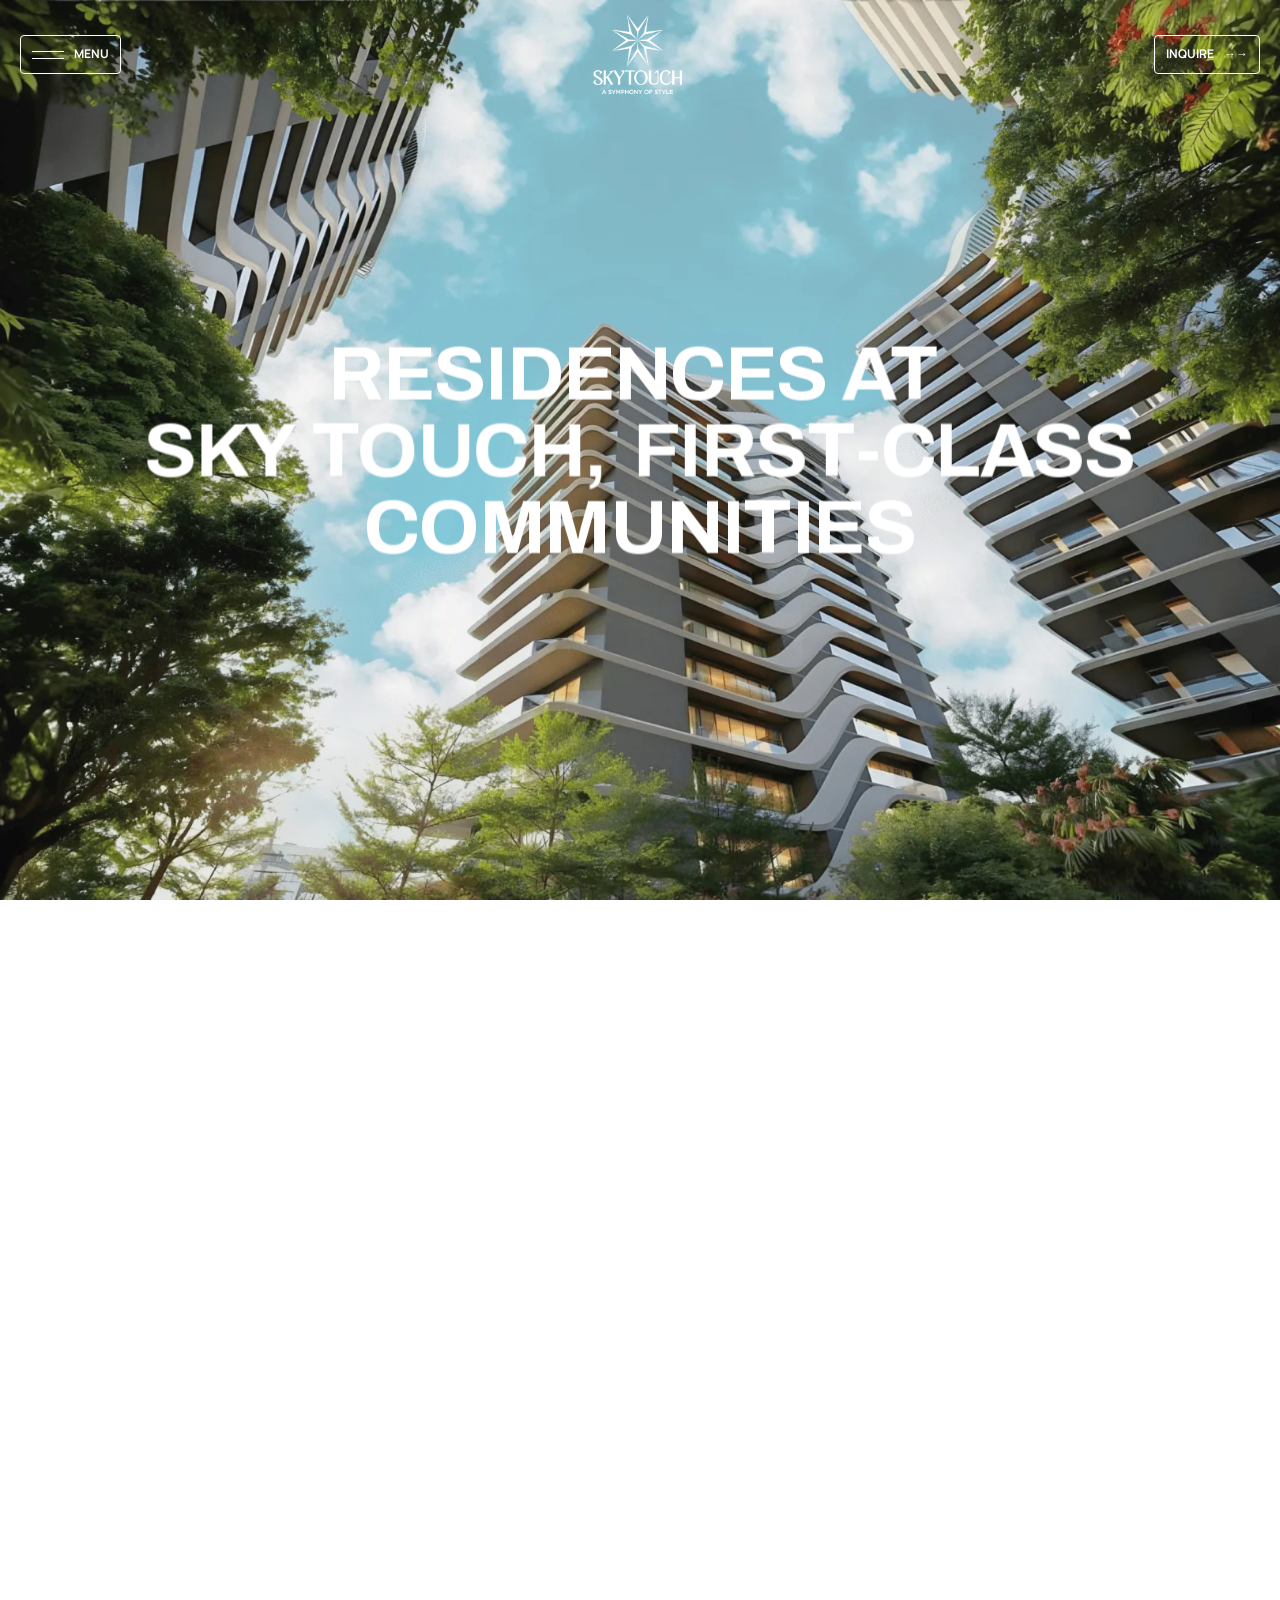
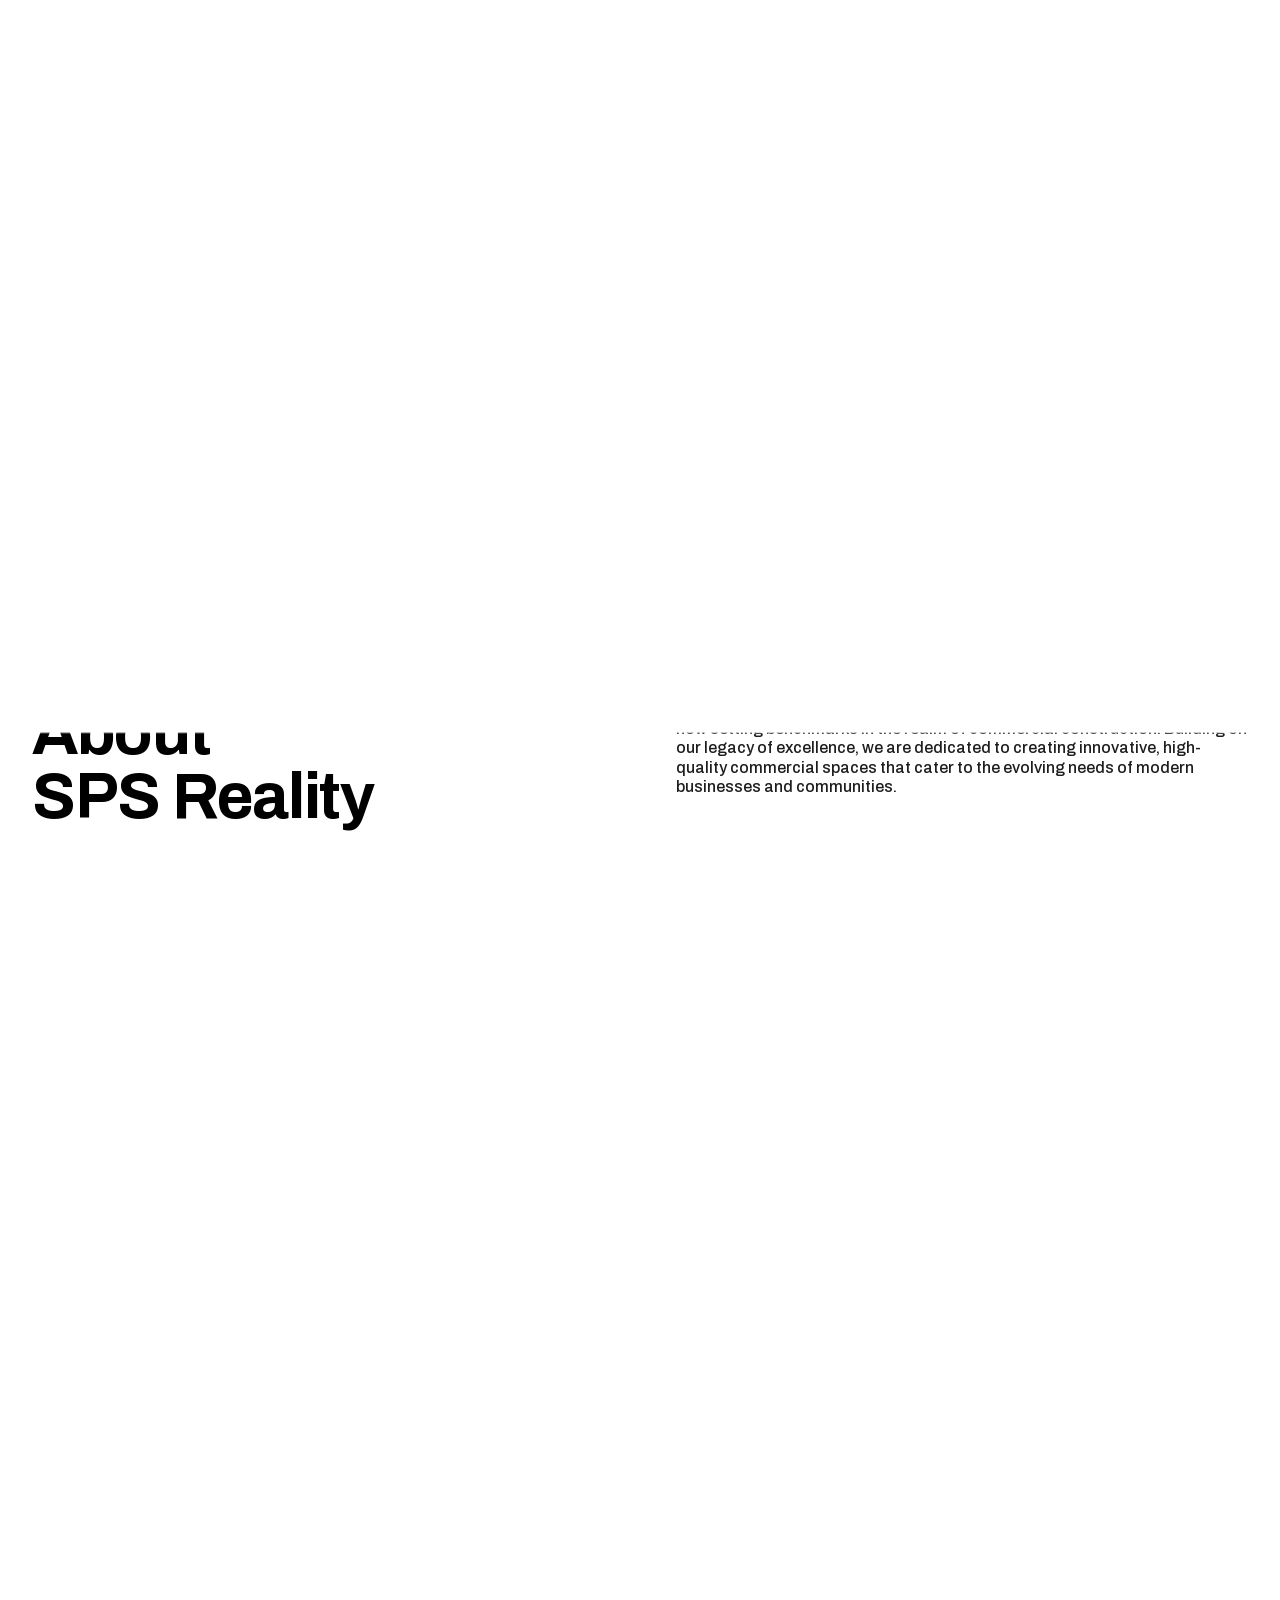
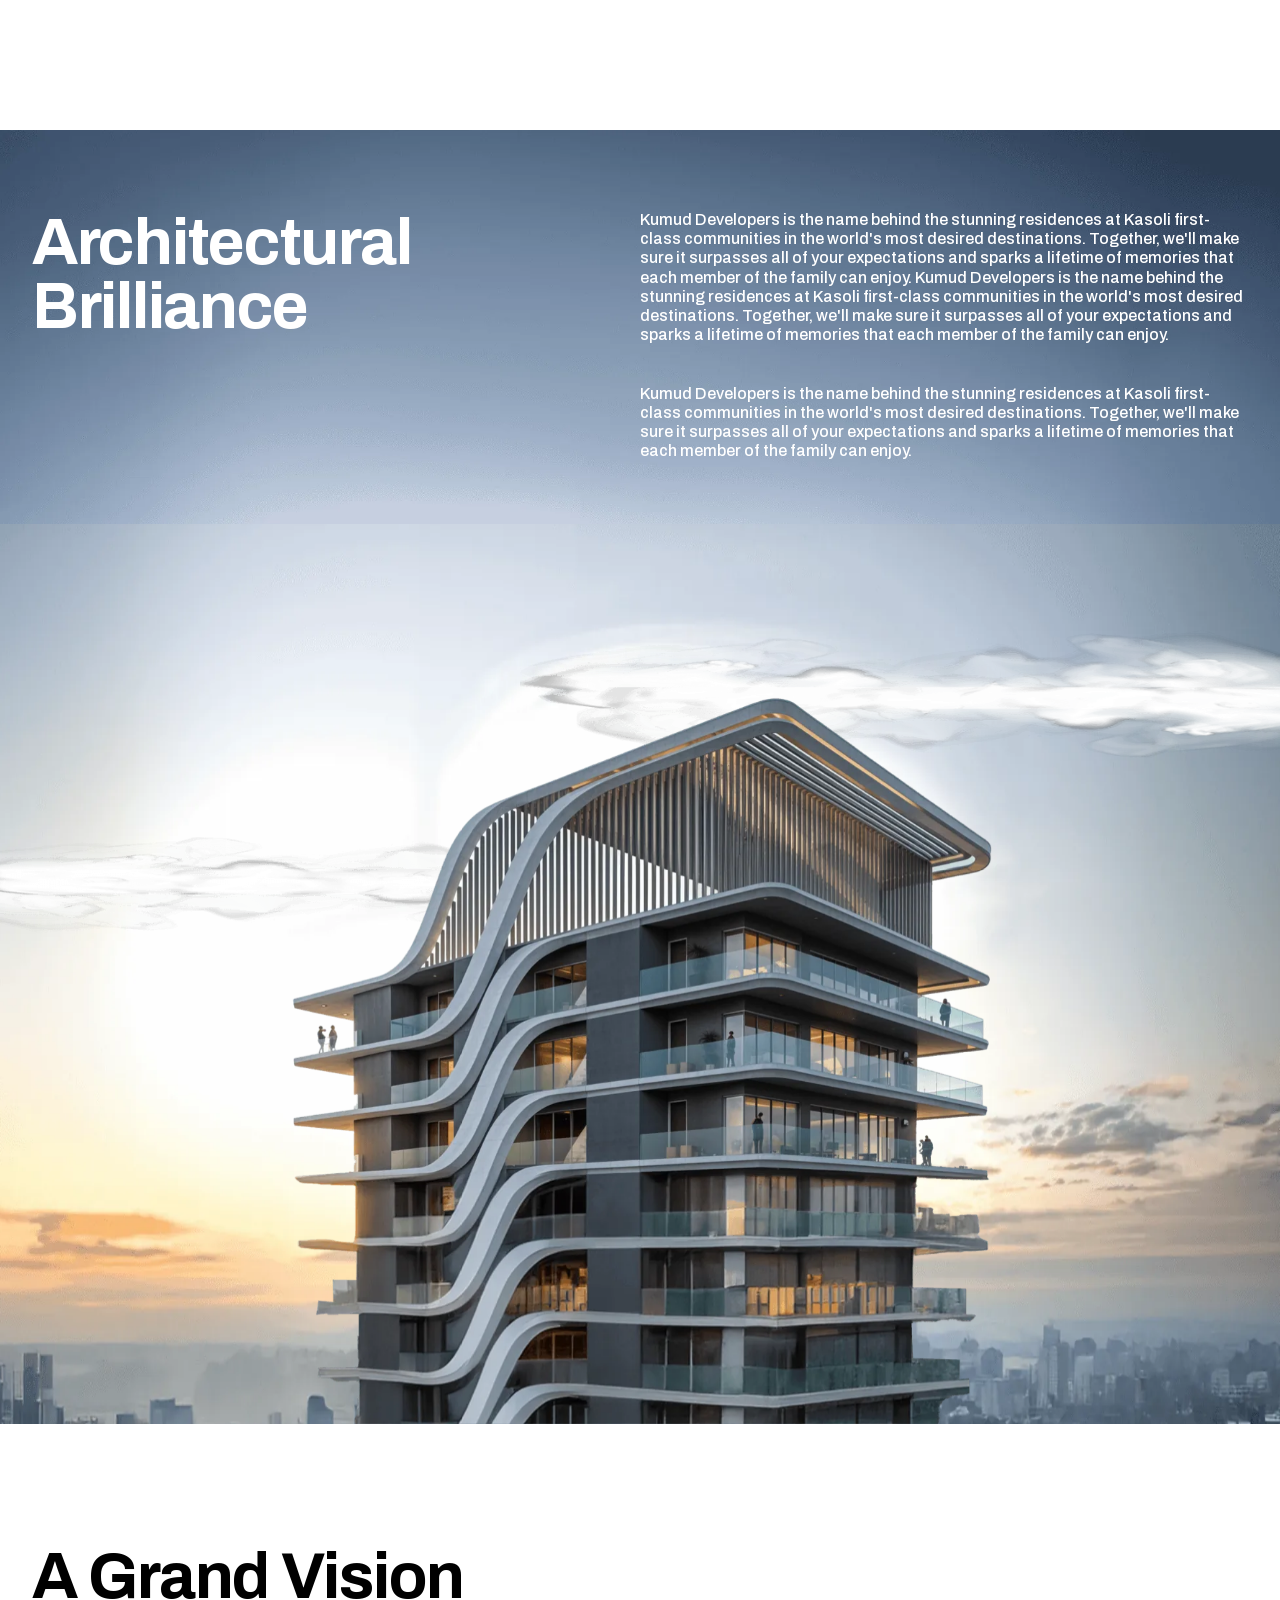
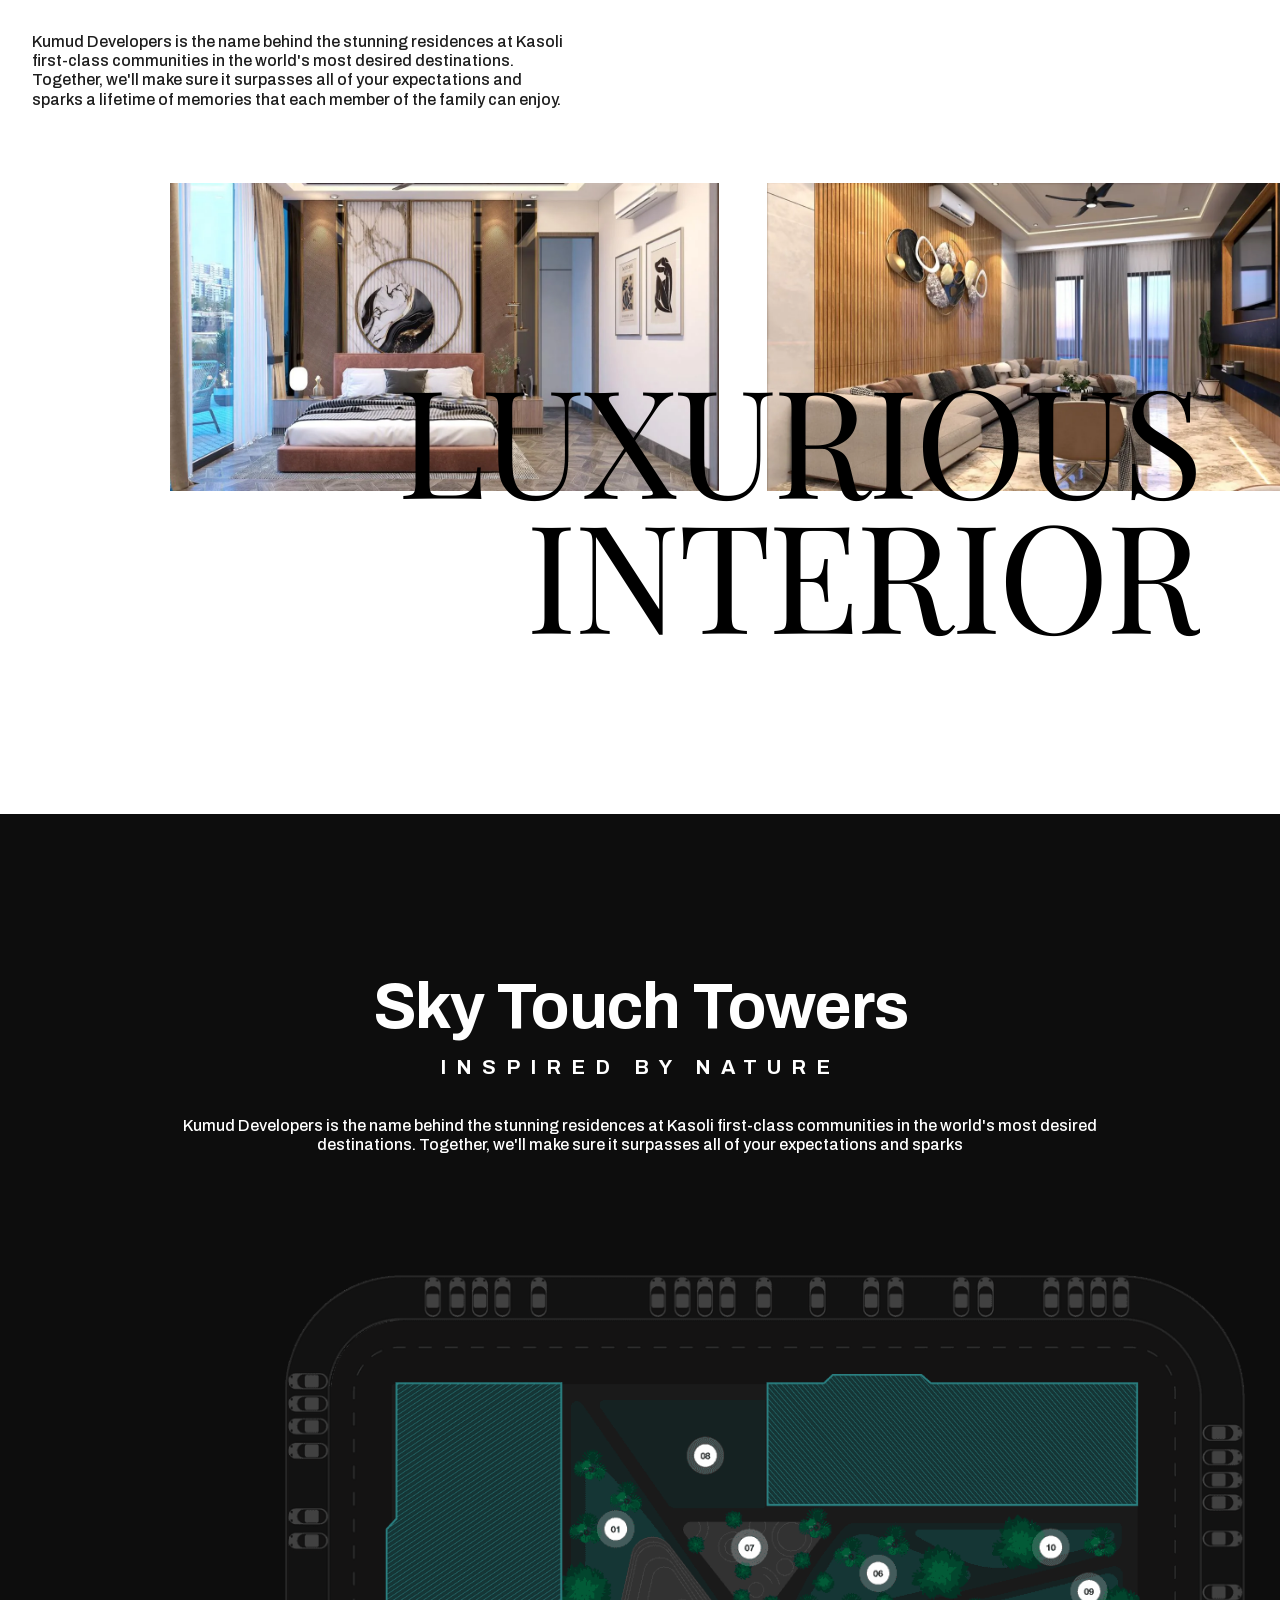
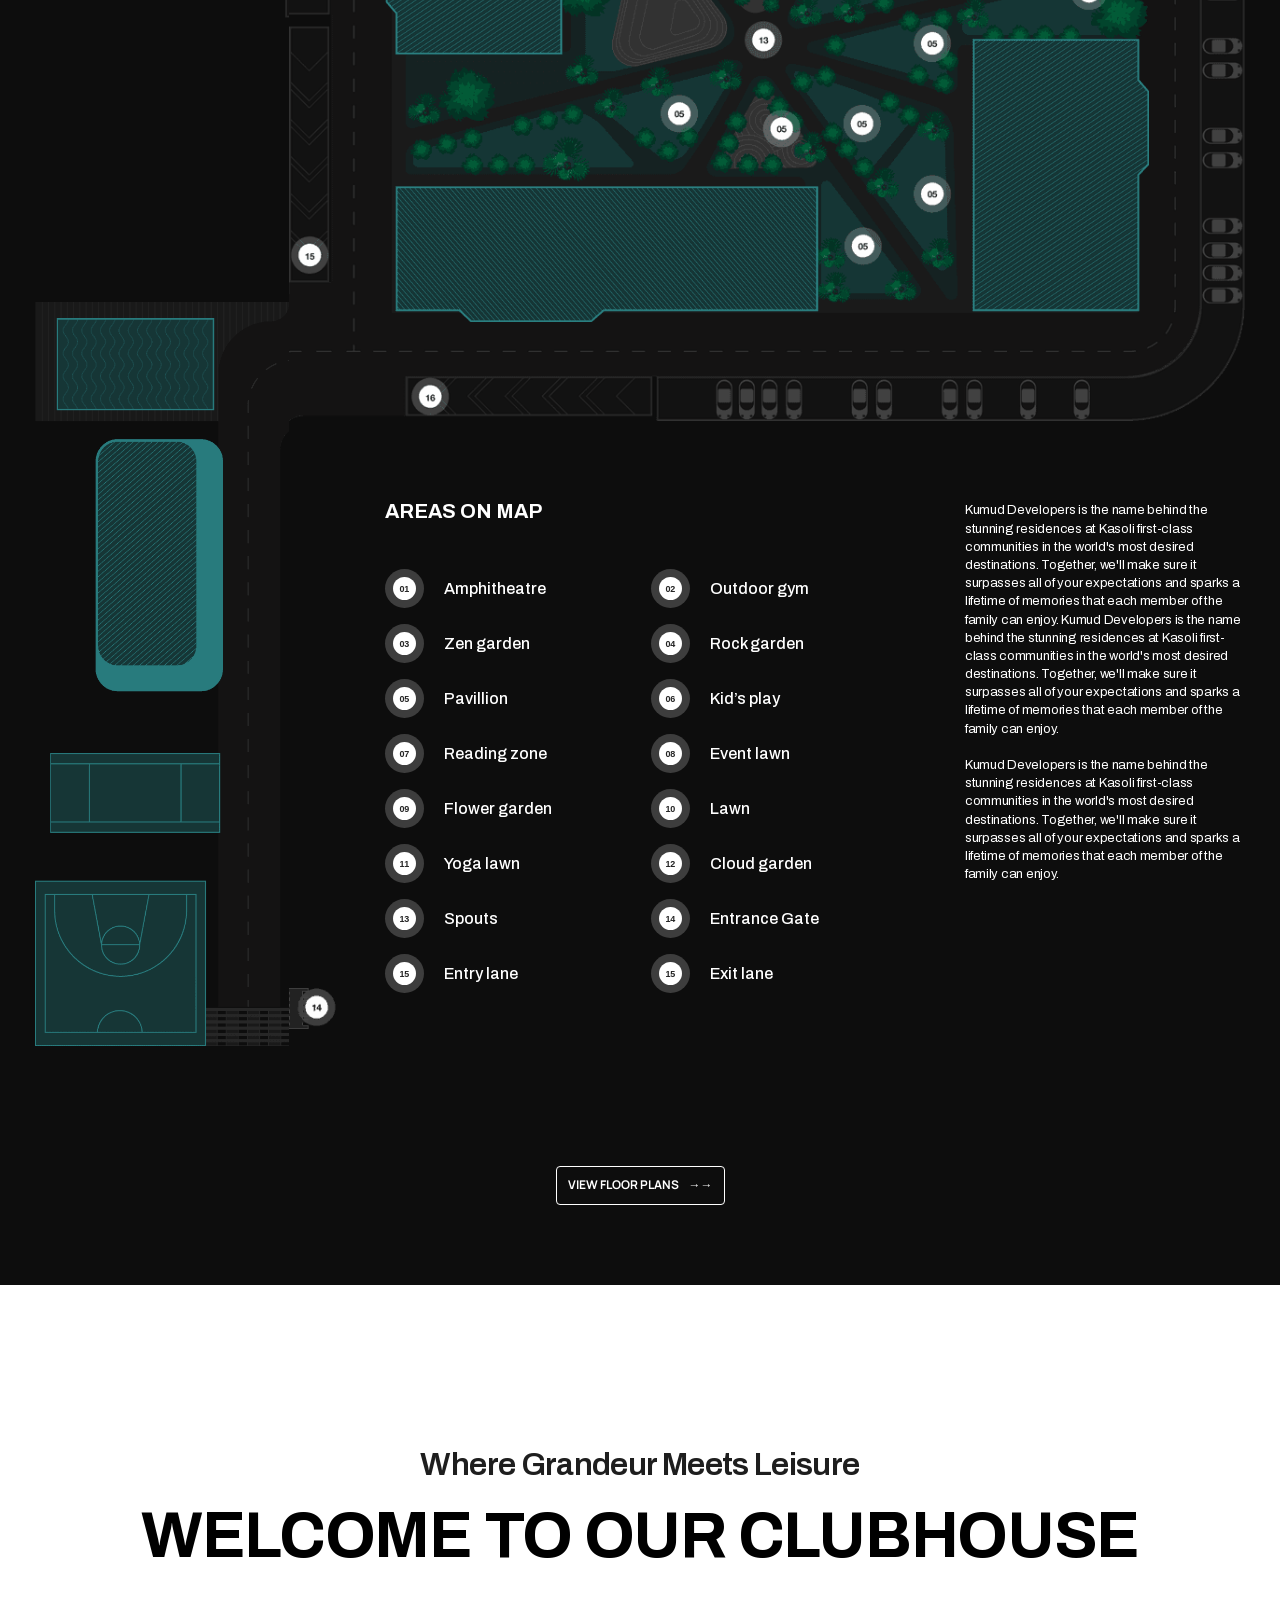
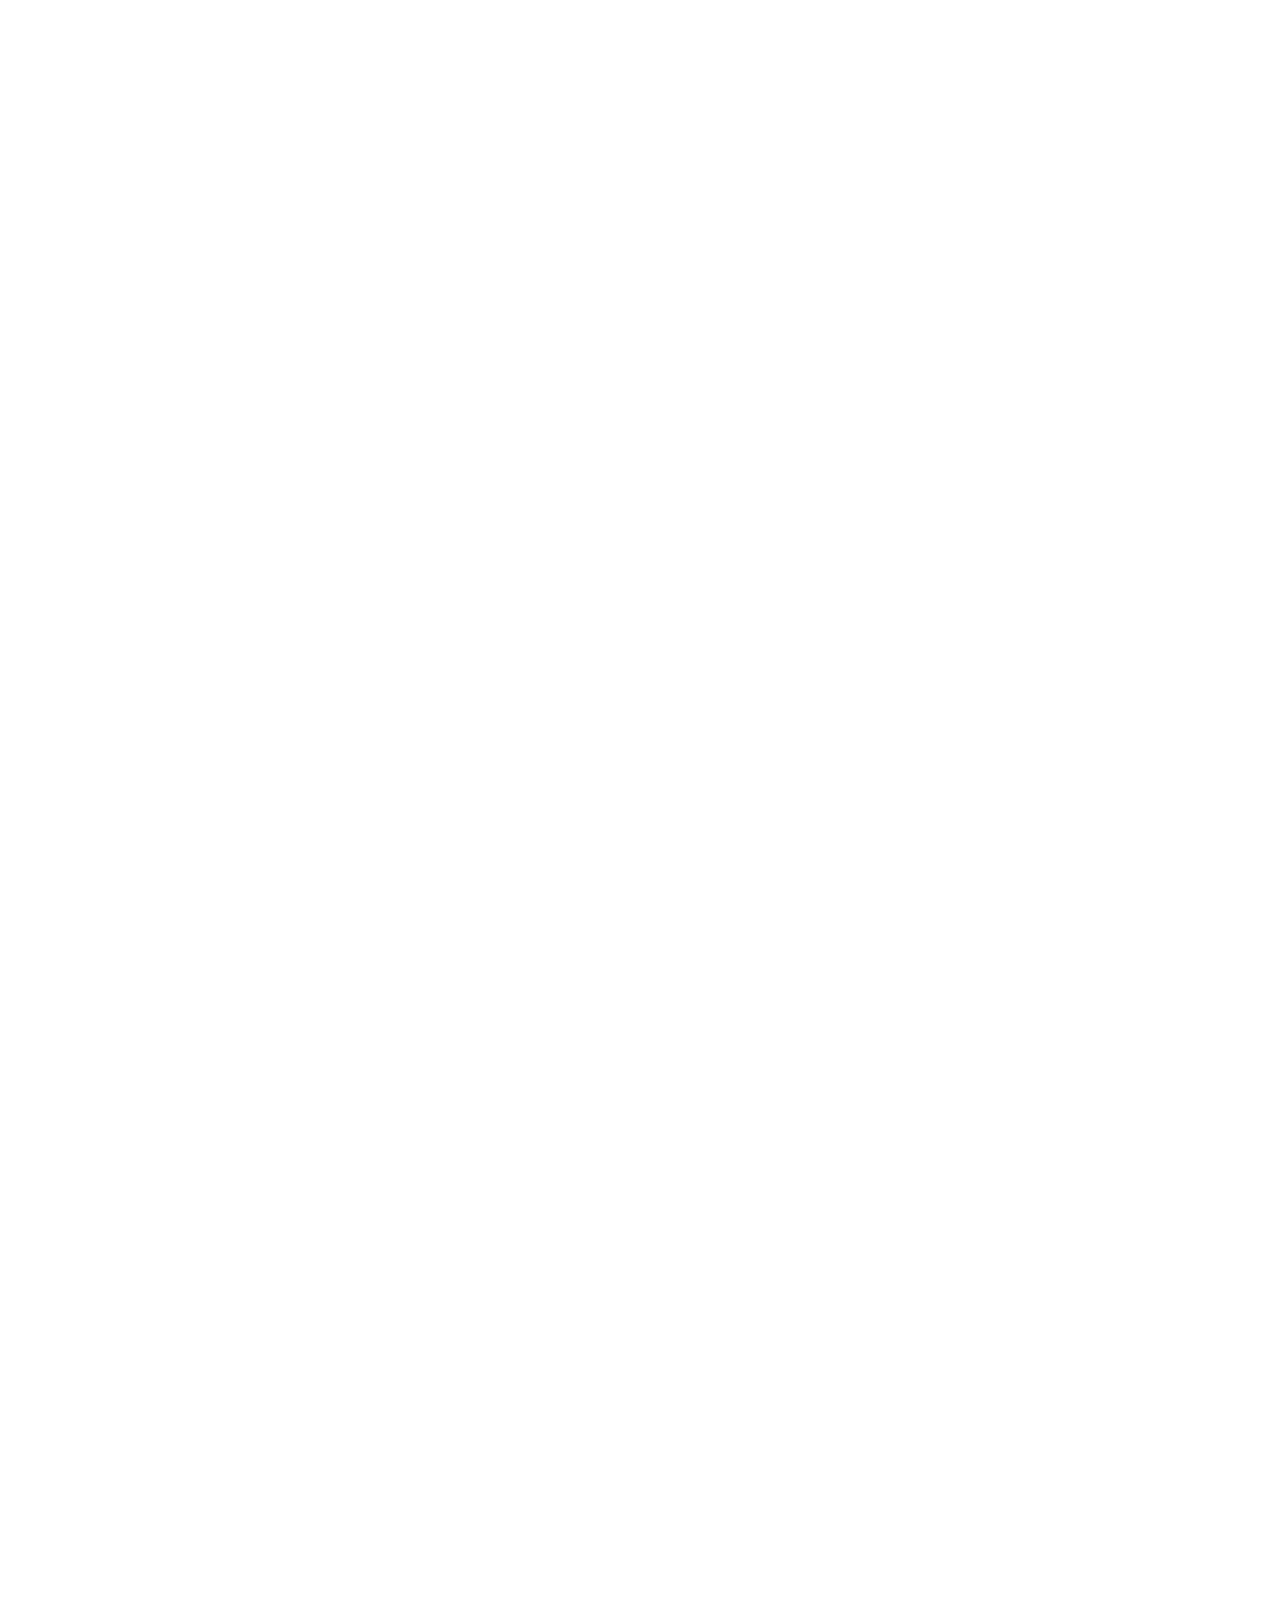
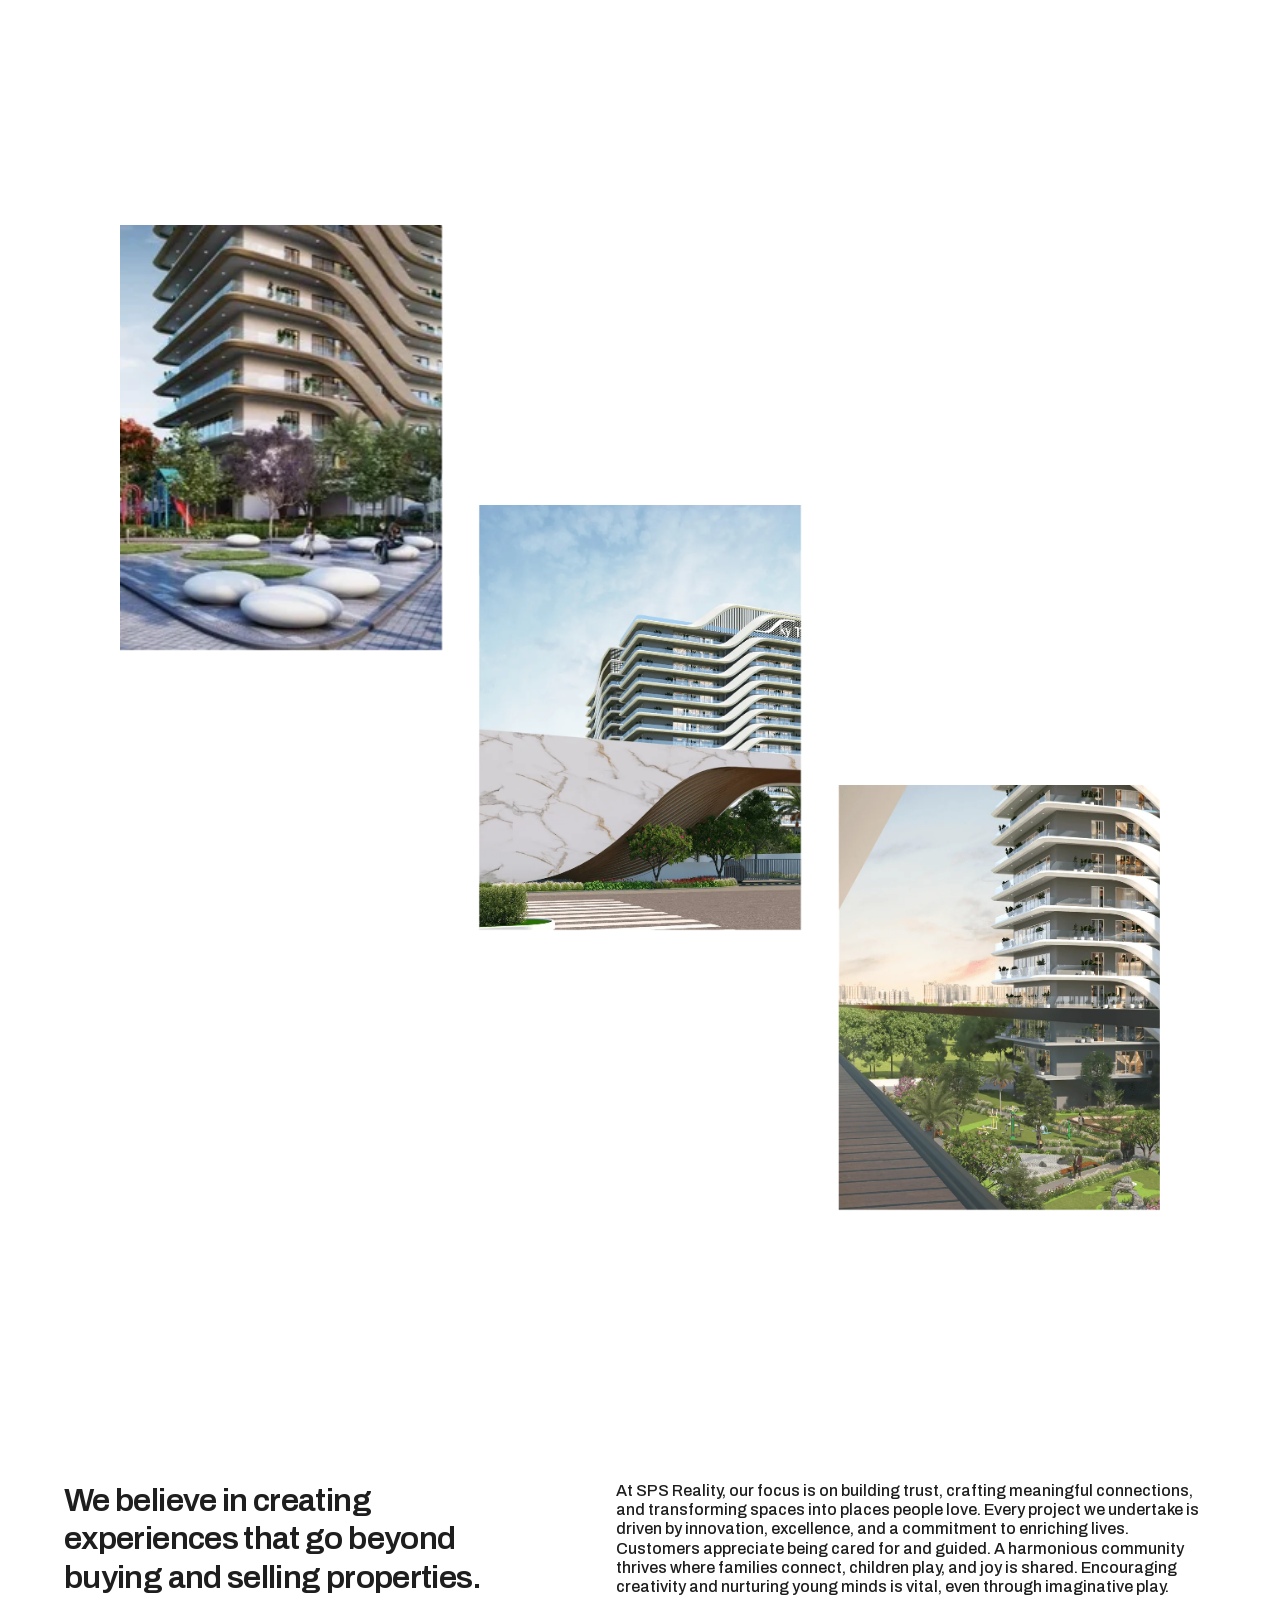
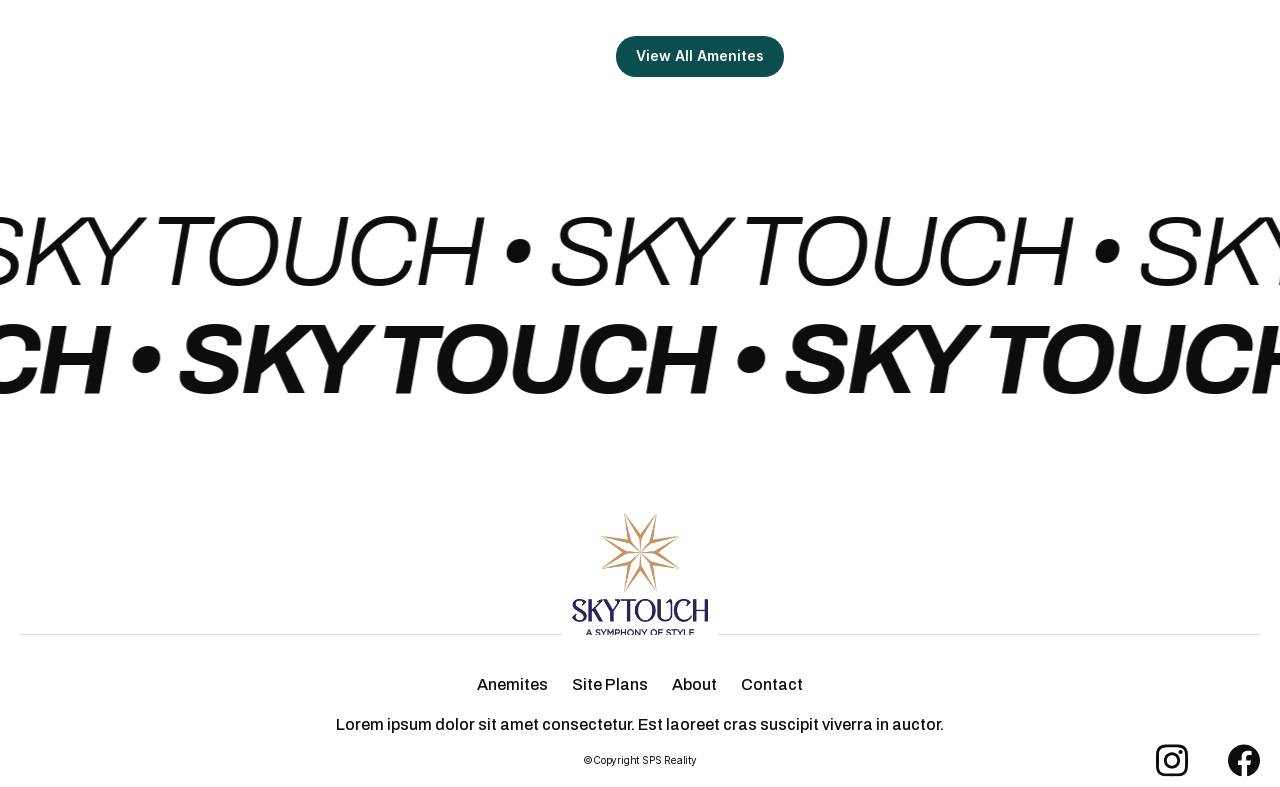
<file: index.html>
<!DOCTYPE html>
<html class="lenis lenis-smooth"><head>
<link rel="stylesheet" href="styles.css"><script>(function(){var f=window.fetch;window.fetch=function(u,o){if(typeof u==='string'&&u.includes('.framercms')){return f('assets/cms/'+u.split('/').pop(),o);}return f(u,o);};})();</script>
<script>
if(location.protocol==='file:'){
  document.addEventListener('DOMContentLoaded',function(){
    var d=document.createElement('div');
    d.style.cssText='position:fixed;top:0;left:0;right:0;z-index:999999;background:#1E293B;color:#F8FAFC;padding:14px 20px;font:13px/1.5 system-ui,sans-serif;text-align:center;box-shadow:0 2px 8px rgba(0,0,0,.3)';
    d.innerHTML='<strong>Local preview:</strong> Run <code style="background:#334155;padding:2px 8px;border-radius:4px;margin:0 4px">npx serve .</code> in this folder, then open <a href="http://localhost:3000" style="color:#60A5FA">localhost:3000</a>. Or deploy to Netlify/Vercel/GitHub Pages — it works instantly! <button onclick="this.parentElement.remove()" style="margin-left:12px;background:#475569;border:none;color:#F8FAFC;padding:4px 10px;border-radius:4px;cursor:pointer;font-size:12px">✕</button>';
    document.body.prepend(d);
  });
}
</script>
    <meta charset="utf-8">
    
    
    
    <!-- Start of headStart -->
    
    <!-- End of headStart -->
    <meta name="viewport" content="width=device-width">
    <meta name="generator" content="Framer 400c93f">
    <title>My Framer Site</title>
    <meta name="description" content="Made with Framer">
    <meta name="framer-search-index" content="https://framerusercontent.com/sites/30DtlGAn5wuegJxsF1b4wE/searchIndex-En8he4-n9tKs.json">
    <link href="images-2/image-extra-1.webp" rel="icon" media="(prefers-color-scheme: light)">
    <link href="images-2/image-extra-2.webp" rel="icon" media="(prefers-color-scheme: dark)">
    <link rel="apple-touch-icon" href="images-2/image-extra-3.webp">
    <!-- Open Graph / Facebook -->
    <meta property="og:type" content="website">
    <meta property="og:title" content="My Framer Site">
    <meta property="og:description" content="Made with Framer">
    <!-- Twitter -->
    <meta name="twitter:card" content="summary_large_image">
    <meta name="twitter:title" content="My Framer Site">
    <meta name="twitter:description" content="Made with Framer">
    
    <link href="https://fonts.gstatic.com" rel="preconnect" crossorigin="">
    <meta name="robots" content="max-image-preview:large"><link rel="canonical" href="https://welcome-tribute-075934.framer.app/"><meta property="og:url" content="https://welcome-tribute-075934.framer.app/"><!-- Start of headEnd -->
    
    <!-- End of headEnd -->
</head>
<body data-demoway-document-id="kp43j53ruehay5qtyplduf1q">
    
    <!-- Start of bodyStart -->
    
    <!-- End of bodyStart -->
    <div id="main" data-framer-hydrate-v2="{&quot;routeId&quot;:&quot;augiA20Il&quot;,&quot;localeId&quot;:&quot;default&quot;,&quot;breakpoints&quot;:[{&quot;hash&quot;:&quot;14hombc&quot;,&quot;mediaQuery&quot;:&quot;(min-width: 1920px)&quot;},{&quot;hash&quot;:&quot;1bf9efa&quot;,&quot;mediaQuery&quot;:&quot;(min-width: 1710px) and (max-width: 1919px)&quot;},{&quot;hash&quot;:&quot;72rtr7&quot;,&quot;mediaQuery&quot;:&quot;(min-width: 1440px) and (max-width: 1709px)&quot;},{&quot;hash&quot;:&quot;285edn&quot;,&quot;mediaQuery&quot;:&quot;(min-width: 1100px) and (max-width: 1439px)&quot;},{&quot;hash&quot;:&quot;11myw2i&quot;,&quot;mediaQuery&quot;:&quot;(min-width: 810px) and (max-width: 1099px)&quot;},{&quot;hash&quot;:&quot;1s6q5qf&quot;,&quot;mediaQuery&quot;:&quot;(max-width: 809px)&quot;}]}" data-framer-ssr-released-at="2025-03-28T12:13:16.808Z" data-framer-page-optimized-at="2025-04-03T03:53:46.872Z"><!--$--><div data-framer-root="" class="framer-oqT7S framer-FUELS framer-CmE2A framer-8UNaN framer-h86xM framer-CJhat framer-Jz2uV framer-wfjnI framer-ZAANg framer-72rtr7" style="min-height:100vh;width:auto"><div class="framer-cztfzh-container"><!--$--><!--/$--></div><div class="framer-1n9eaz6-container"><div class="ssr-variant hidden-1s6q5qf"><div class="framer-74wzn framer-CJhat framer-nWY6K framer-kjmhox framer-v-kjmhox" data-framer-name="Dark" style="background-color: rgba(0, 0, 0, 0); width: 100%; opacity: 1;"><div class="framer-1ad2nlu" style="opacity: 1;"><div class="framer-z5thji" style="opacity: 1;"><div class="framer-7howmw-container" style="opacity: 1;"><!--$--><div class="framer-KwdyM framer-74lhbs framer-v-74lhbs" data-border="true" data-framer-name="Variant 1" data-highlight="true" style="--border-bottom-width: 1px; --border-color: rgb(255, 255, 255); --border-left-width: 1px; --border-right-width: 1px; --border-style: solid; --border-top-width: 1px; background-color: rgba(0, 0, 0, 0); border-radius: 4px; opacity: 1;" tabindex="0"><div class="framer-liezp7" style="opacity: 1;"><div class="framer-8iu8cv" style="background-color: rgb(255, 255, 255); transform: none; opacity: 1;"></div><div class="framer-1ib4ndc" style="background-color: rgb(255, 255, 255); transform: none; opacity: 1;"></div></div><div class="framer-1ino5r0" data-framer-name="Menu" style="outline: none; display: flex; flex-direction: column; justify-content: flex-start; flex-shrink: 0; --extracted-r6o4lv: rgb(255, 255, 255); --framer-paragraph-spacing: 0px; transform: none; opacity: 1;" data-framer-component-type="RichTextContainer"><p style="--font-selector:R0Y7TWFucm9wZS03MDA=;--framer-font-family:&quot;Manrope&quot;, &quot;Manrope Placeholder&quot;, sans-serif;--framer-font-size:12px;--framer-font-weight:700;--framer-text-color:var(--extracted-r6o4lv, rgb(255, 255, 255));--framer-text-transform:uppercase" class="framer-text">Menu</p></div></div><!--/$--></div><!--$--><a class="framer-us0e8g framer-145eilx" href="./" data-framer-page-link-current="true" style="opacity: 1;"><div style="position:absolute;border-radius:inherit;top:0;right:0;bottom:0;left:0" data-framer-background-image-wrapper="true"><img decoding="async" sizes="calc(max(max(100vw, 1px) - 40px, 1px) * 0.08)" srcset="images-1/dark-2.webp 512w,images-1/dark-1.webp 1024w,images-1/dark-3.webp 2048w,images-1/dark-4.webp 2359w" src="images-1/dark-4.webp" alt="" style="display:block;width:100%;height:100%;border-radius:inherit;object-position:center;object-fit:contain"></div></a><!--/$--><div class="framer-m02zmp-container" style="opacity: 1;"><!--$--><a class="framer-pLXyD framer-1rty510 framer-v-1rty510 framer-rnd22x" data-border="true" data-framer-name="Variant 1" style="--border-bottom-width: 1px; --border-color: rgb(255, 255, 255); --border-left-width: 1px; --border-right-width: 1px; --border-style: solid; --border-top-width: 1px; background-color: rgba(0, 0, 0, 0); border-radius: 4px; opacity: 1;"><div class="framer-wny5kk" data-framer-name="Inquire" style="outline: none; display: flex; flex-direction: column; justify-content: flex-start; flex-shrink: 0; --extracted-r6o4lv: rgb(255, 255, 255); --framer-paragraph-spacing: 0px; transform: none; opacity: 1;" data-framer-component-type="RichTextContainer"><p style="--font-selector:R0Y7TWFucm9wZS03MDA=;--framer-font-family:&quot;Manrope&quot;, &quot;Manrope Placeholder&quot;, sans-serif;--framer-font-size:12px;--framer-font-weight:700;--framer-text-color:var(--extracted-r6o4lv, rgb(255, 255, 255));--framer-text-transform:uppercase" class="framer-text">Inquire</p></div><div class="framer-823kvm" data-framer-name="→→" style="outline: none; display: flex; flex-direction: column; justify-content: flex-start; flex-shrink: 0; --extracted-r6o4lv: rgb(255, 255, 255); --framer-paragraph-spacing: 0px; transform: none; opacity: 1;" data-framer-component-type="RichTextContainer"><p style="--font-selector:R0Y7TWFucm9wZS03MDA=;--framer-font-family:&quot;Manrope&quot;, &quot;Manrope Placeholder&quot;, sans-serif;--framer-font-size:12px;--framer-font-weight:700;--framer-text-color:var(--extracted-r6o4lv, rgb(255, 255, 255));--framer-text-transform:uppercase" class="framer-text">→→</p></div></a><!--/$--></div></div></div></div></div></div><div class="framer-1d8l1qt-container"><div class="ssr-variant hidden-1s6q5qf"><div class="framer-qgBmY framer-13k1ou9 framer-v-1qpyvq9" data-framer-name="Variant 2" data-highlight="true" style="height: 100%; width: 100%; opacity: 0; will-change: transform;"><div class="framer-1uosyew" style="background-color: var(--token-2a10b529-74fd-4d8b-9ac2-59802b99e4ff, rgb(11, 78, 79)); opacity: 1; transform: none; transform-origin: 50% 50% 0px;"></div><div class="framer-1r3c7b9" style="background-color: var(--token-2a10b529-74fd-4d8b-9ac2-59802b99e4ff, rgb(11, 78, 79)); opacity: 1; transform: none; transform-origin: 50% 50% 0px;"></div><div class="framer-15v6nzm" style="background-color: var(--token-2a10b529-74fd-4d8b-9ac2-59802b99e4ff, rgb(11, 78, 79)); opacity: 1; transform: none; transform-origin: 50% 50% 0px;"></div><div class="framer-o5p036" style="background-color: var(--token-2a10b529-74fd-4d8b-9ac2-59802b99e4ff, rgb(11, 78, 79)); opacity: 1; transform: none; transform-origin: 50% 50% 0px;"></div><div class="framer-41p3t6" style="background-color: var(--token-2a10b529-74fd-4d8b-9ac2-59802b99e4ff, rgb(11, 78, 79)); opacity: 1; transform: none; transform-origin: 50% 50% 0px;"></div><div class="framer-2ntf7r" style="background-color: var(--token-2a10b529-74fd-4d8b-9ac2-59802b99e4ff, rgb(11, 78, 79)); opacity: 1; transform: none; transform-origin: 50% 50% 0px;"></div><div class="framer-s32vls" data-framer-name="Sky touch Logo 2016" style="opacity: 0; transform: translate(-50%, -50%); will-change: transform;"><div style="position:absolute;border-radius:inherit;top:0;right:0;bottom:0;left:0" data-framer-background-image-wrapper="true"><img decoding="async" sizes="calc(100vw * 0.22)" srcset="images-1/dark-2.webp 512w,images-1/dark-1.webp 1024w,images-1/dark-3.webp 2048w,images-1/dark-4.webp 2359w" src="images-1/dark-4.webp" alt="" style="display:block;width:100%;height:100%;border-radius:inherit;object-position:center;object-fit:cover"></div></div></div></div></div><div class="framer-1l75m1b" data-framer-name="Hero"><div class="framer-vilzd2" data-framer-name="Hero" style="will-change:transform;opacity:1;transform:none"><div class="framer-1l9hd0z" data-framer-name="residences at Sky touch, first-class communities" style="outline:none;display:flex;flex-direction:column;justify-content:flex-start;flex-shrink:0;will-change:transform;opacity:1;transform:scale(1.2)" data-framer-component-type="RichTextContainer"><h2 class="framer-text framer-styles-preset-1562pns" data-styles-preset="NlDKpphq1" style="--framer-text-alignment:center;--framer-text-color:var(--token-2bc53f59-f9af-4b09-bcc7-799838023e91, rgb(255, 255, 255))"><span style="display: inline-block; opacity: 1; filter: blur(0px); transform: none; will-change: transform;">residences</span> <span style="display: inline-block; opacity: 1; filter: blur(0px); transform: none; will-change: transform;">at</span> <span style="display: inline-block; opacity: 1; filter: blur(0px); transform: none; will-change: transform;"></span></h2><h2 class="framer-text framer-styles-preset-1562pns" data-styles-preset="NlDKpphq1" style="--framer-text-alignment:center;--framer-text-color:var(--token-2bc53f59-f9af-4b09-bcc7-799838023e91, rgb(255, 255, 255))"><span style="display: inline-block; opacity: 1; filter: blur(0px); transform: none; will-change: transform;">Sky</span> <span style="display: inline-block; opacity: 1; filter: blur(0px); transform: none; will-change: transform;">touch,</span> <span style="display: inline-block; opacity: 1; filter: blur(0px); transform: none; will-change: transform;"></span> <span style="display: inline-block; opacity: 1; filter: blur(0px); transform: none; will-change: transform;">first-class</span><br class="framer-text"><span style="display: inline-block; opacity: 1; filter: blur(0px); transform: none; will-change: transform;">communities</span></h2></div><div class="ssr-variant hidden-1s6q5qf"><div class="framer-1a6i9sx" data-framer-name="Bg" style="will-change: transform; opacity: 1; transform: scale(1.1);"><div style="position:absolute;border-radius:inherit;top:0;right:0;bottom:0;left:0" data-framer-background-image-wrapper="true"><img decoding="async" sizes="max(100vw, 1px)" srcset="images-1/bg-6.webp 512w,images-1/bg-7.webp 1024w,images-1/bg-8.webp 2048w,images-1/bg-5.webp 4096w" src="images-1/bg-5.webp" alt="" style="display:block;width:100%;height:100%;border-radius:inherit;object-position:center;object-fit:cover"></div></div></div><div class="framer-w60gyv" data-framer-name="Mg" style="transform: translateY(-50%) rotate(15deg);"><div class="framer-1rk96hf" data-framer-name="Plane" style="will-change: transform; opacity: 1; transform: translateY(700px);"><div style="position:absolute;border-radius:inherit;top:0;right:0;bottom:0;left:0" data-framer-background-image-wrapper="true"><img decoding="async" sizes="191px" srcset="images-2/plane-9.webp 768w" src="images-2/plane-9.webp" alt="" style="display:block;width:100%;height:100%;border-radius:inherit;object-position:center;object-fit:fill"></div></div></div><div class="ssr-variant hidden-1s6q5qf"><div class="framer-ax02vu" data-framer-name="Fg" style="will-change:transform;opacity:1;transform:none"><div style="position:absolute;border-radius:inherit;top:0;right:0;bottom:0;left:0" data-framer-background-image-wrapper="true"><img decoding="async" sizes="max(100vw, 1px)" srcset="images-1/fg-11.webp 512w,images-1/fg-12.webp 1024w,images-1/fg-13.webp 2048w,images-1/fg-10.webp 2880w" src="images-1/fg-10.webp" alt="" style="display:block;width:100%;height:100%;border-radius:inherit;object-position:center;object-fit:cover"></div></div></div></div></div><div class="framer-dauljz" data-framer-name="trigger 1" id="trigger1"></div><div class="framer-7cdbf3" data-framer-name="About" id="about" style="will-change:transform;opacity:1;transform:none"><div class="framer-z6d5b" data-framer-name="Frame" style="will-change: transform; opacity: 1; transform: scale(1.2);"><div class="framer-zq2r6o" style="will-change:transform;opacity:0;transform:none"></div><div class="framer-1lnmrzn"><div class="framer-lr662r"><div class="framer-1tokd52"></div><div class="framer-1s6elgu"><div class="framer-erprx6" data-framer-name="image 4" style="transform: rotate(90deg);"><div style="position:absolute;border-radius:inherit;top:0;right:0;bottom:0;left:0" data-framer-background-image-wrapper="true"><img decoding="async" loading="lazy" src="images-2/image-4-14.webp" alt="" style="display:block;width:100%;height:100%;border-radius:inherit;object-position:center;object-fit:cover"></div></div><div class="framer-fl8dzg" data-framer-name="image 4"><div style="position:absolute;border-radius:inherit;top:0;right:0;bottom:0;left:0" data-framer-background-image-wrapper="true"><img decoding="async" loading="lazy" src="images-2/image-4-14.webp" alt="" style="display:block;width:100%;height:100%;border-radius:inherit;object-position:center;object-fit:cover"></div></div></div></div><div class="framer-1b33qa9"><div class="framer-7z6si"><div class="framer-1p9on3e" data-framer-name="image 4" style="transform: rotate(180deg);"><div style="position:absolute;border-radius:inherit;top:0;right:0;bottom:0;left:0" data-framer-background-image-wrapper="true"><img decoding="async" loading="lazy" src="images-2/image-4-14.webp" alt="" style="display:block;width:100%;height:100%;border-radius:inherit;object-position:center;object-fit:cover"></div></div><div class="framer-18r0gqj" data-framer-name="image 4" style="transform: rotate(270deg);"><div style="position:absolute;border-radius:inherit;top:0;right:0;bottom:0;left:0" data-framer-background-image-wrapper="true"><img decoding="async" loading="lazy" src="images-2/image-4-14.webp" alt="" style="display:block;width:100%;height:100%;border-radius:inherit;object-position:center;object-fit:cover"></div></div></div><div class="framer-1s83xqv"></div></div></div><div class="framer-14dzmbd"></div></div><div class="framer-16pvpcj" data-framer-name="Des"><div class="ssr-variant hidden-285edn hidden-11myw2i"><div class="framer-sdmcns" data-framer-name="About SPS Reality" style="outline:none;display:flex;flex-direction:column;justify-content:flex-start;flex-shrink:0;transform:none" data-framer-component-type="RichTextContainer"><h2 class="framer-text framer-styles-preset-tnio17" data-styles-preset="O7SKkdAV8">About SLPB Group</h2></div></div><div class="framer-zn7ixg" data-framer-name="We believe in more than just buying or selling the properties! Our main objective lies in creating homes and enhancing communities." style="outline:none;display:flex;flex-direction:column;justify-content:flex-start;flex-shrink:0;transform:none" data-framer-component-type="RichTextContainer"><p class="framer-text framer-styles-preset-16akobw" data-styles-preset="ba86n9TKw">With over a decade of proven expertise in flyover construction, SPS Reality is now setting benchmarks in the realm of commercial construction. Building on our legacy of excellence, we are dedicated to creating innovative, high-quality commercial spaces that cater to the evolving needs of modern businesses and communities.</p></div></div></div><div class="framer-5a4qel" data-framer-name="Gap"></div><div class="framer-1dtk1u5" id="trigger2"></div><div class="framer-1wk9b6j" data-framer-name="Gap"></div><div class="framer-10b6zv6" data-framer-name="Arch Body"><div style="position:absolute;border-radius:inherit;top:0;right:0;bottom:0;left:0" data-framer-background-image-wrapper="true"><img decoding="async" loading="lazy" sizes="100vw" srcset="images-1/architecturalbrilliance-16.webp 512w,images-1/architecturalbrilliance-17.webp 1024w,images-1/architecturalbrilliance-18.webp 2048w,images-1/architecturalbrilliance-15.webp 3142w" src="images-1/architecturalbrilliance-15.webp" alt="" style="display:block;width:100%;height:100%;border-radius:inherit;object-position:center;object-fit:fill"></div><div class="framer-pu46vo" data-framer-name="Frame 69"><div class="framer-ntqn5y" data-framer-name="Architectural Brilliance" style="outline:none;display:flex;flex-direction:column;justify-content:flex-start;flex-shrink:0;transform:none" data-framer-component-type="RichTextContainer"><h2 class="framer-text framer-styles-preset-tnio17" data-styles-preset="O7SKkdAV8" style="--framer-text-color:var(--token-2bc53f59-f9af-4b09-bcc7-799838023e91, rgb(255, 255, 255))">Architectural<br class="framer-text">Brilliance</h2></div><div class="ssr-variant hidden-1s6q5qf"><div class="framer-1hoeqqh" data-framer-name="Kumud Developers is the name behind the stunning residences at Kasoli first-class communities in the world's most desired destinations. Together, we'll make sure it surpasses all of your expectations and sparks a lifetime of memories that each member of the family can enjoy. Kumud Developers is the name behind the stunning residences at Kasoli first-class communities in the world's most desired destinations. Together, we'll make sure it surpasses all of your expectations and sparks a lifetime of memories that each member of the family can enjoy. Kumud Developers is the name behind the stunning residences at Kasoli first-class communities in the world's most desired destinations. Together, we'll make sure it surpasses all of your expectations and sparks a lifetime of memories that each member of the family can enjoy." style="outline:none;display:flex;flex-direction:column;justify-content:flex-start;flex-shrink:0;transform:none" data-framer-component-type="RichTextContainer"><p class="framer-text framer-styles-preset-16akobw" data-styles-preset="ba86n9TKw" style="--framer-text-color:var(--token-2bc53f59-f9af-4b09-bcc7-799838023e91, rgb(255, 255, 255))">Kumud Developers is the name behind the stunning residences at Kasoli first-class communities in the world's most desired destinations. Together, we'll make sure it surpasses all of your expectations and sparks a lifetime of memories that each member of the family can enjoy. Kumud Developers is the name behind the stunning residences at Kasoli first-class communities in the world's most desired destinations. Together, we'll make sure it surpasses all of your expectations and sparks a lifetime of memories that each member of the family can enjoy.</p><p class="framer-text framer-styles-preset-16akobw" data-styles-preset="ba86n9TKw"><br class="framer-text trailing-break"></p><p class="framer-text framer-styles-preset-16akobw" data-styles-preset="ba86n9TKw" style="--framer-text-color:var(--token-2bc53f59-f9af-4b09-bcc7-799838023e91, rgb(255, 255, 255))">Kumud Developers is the name behind the stunning residences at Kasoli first-class communities in the world's most desired destinations. Together, we'll make sure it surpasses all of your expectations and sparks a lifetime of memories that each member of the family can enjoy.</p></div></div></div></div><div class="framer-1g3yix1" data-framer-name="Architecture" id="architecture"><div class="ssr-variant hidden-1s6q5qf"><div class="framer-1y3t4ht" data-framer-name="Bg" style="will-change: transform; opacity: 1; transform: translateY(20px) scale(1.05);"><div style="position:absolute;border-radius:inherit;top:0;right:0;bottom:0;left:0" data-framer-background-image-wrapper="true"><img decoding="async" loading="lazy" sizes="100vw" srcset="images-1/bg-20.webp 512w,images-1/bg-21.webp 1024w,images-1/bg-22.webp 2048w,images-1/bg-19.webp 3142w" src="images-1/bg-19.webp" alt="" style="display:block;width:100%;height:100%;border-radius:inherit;object-position:center;object-fit:fill"></div></div></div><div class="framer-1yeslzc" data-framer-name="Cloud 1" style="will-change:transform;opacity:1;transform:none"><div style="position:absolute;border-radius:inherit;top:0;right:0;bottom:0;left:0" data-framer-background-image-wrapper="true"><img decoding="async" loading="lazy" sizes="866.5px" srcset="images-1/cloud-1-24.webp 512w,images-1/cloud-1-25.png 1024w,images-1/cloud-1-23.webp 1733w" src="images-1/cloud-1-23.webp" alt="" style="display:block;width:100%;height:100%;border-radius:inherit;object-position:center;object-fit:cover"></div></div><div class="framer-6u9a9d" data-framer-name="Cloud 2" style="will-change:transform;opacity:1;transform:none"><div style="position:absolute;border-radius:inherit;top:0;right:0;bottom:0;left:0" data-framer-background-image-wrapper="true"><img decoding="async" loading="lazy" sizes="880px" srcset="images-1/cloud-2-27.webp 512w,images-1/cloud-2-28.webp 1024w,images-1/cloud-2-26.png 1760w" src="images-1/cloud-2-26.png" alt="" style="display:block;width:100%;height:100%;border-radius:inherit;object-position:center;object-fit:cover"></div></div><div class="ssr-variant hidden-11myw2i hidden-1s6q5qf"><div class="framer-1qpti03" data-framer-name="Building" style="will-change:transform;opacity:1;transform:translateX(-50%)"><div style="position:absolute;border-radius:inherit;top:0;right:0;bottom:0;left:0" data-framer-background-image-wrapper="true"><img decoding="async" loading="lazy" sizes="724px" srcset="images-1/building-30.webp 1005w,images-1/building-31.webp 2011w,images-1/building-29.webp 2900w" src="images-1/building-29.webp" alt="" style="display:block;width:100%;height:100%;border-radius:inherit;object-position:center;object-fit:fill"></div></div></div></div><div class="framer-1bgoa7a" data-framer-name="Interior" id="interior"><div class="framer-1uttmf0" style="will-change:transform;opacity:1;transform:none"><div class="framer-jlm6v" data-framer-name="Frame 61"><div class="framer-11a4szk" data-framer-name="Frame 60"><div class="framer-1ce4j8a" data-framer-name="A Grand Vision" style="outline:none;display:flex;flex-direction:column;justify-content:flex-start;flex-shrink:0;transform:none" data-framer-component-type="RichTextContainer"><h2 class="framer-text framer-styles-preset-tnio17" data-styles-preset="O7SKkdAV8">A Grand Vision</h2></div><div class="framer-1t5ql7c" data-framer-name="Kumud Developers is the name behind the stunning residences at Kasoli first-class communities in the world's most desired destinations. Together, we'll make sure it surpasses all of your expectations and sparks a lifetime of memories that each member of the family can enjoy." style="outline:none;display:flex;flex-direction:column;justify-content:flex-start;flex-shrink:0;transform:none" data-framer-component-type="RichTextContainer"><p class="framer-text framer-styles-preset-16akobw" data-styles-preset="ba86n9TKw">Kumud Developers is the name behind the stunning residences at Kasoli first-class communities in the world's most desired destinations. Together, we'll make sure it surpasses all of your expectations and sparks a lifetime of memories that each member of the family can enjoy.</p></div></div></div><div class="framer-1pgsymw-container" style="will-change: transform; opacity: 1; transform: translateX(160px);"><!--$--><section style="display: flex; width: 100%; height: 100%; max-width: 100%; max-height: 100%; place-items: center; margin: 0px; padding: 10px; list-style-type: none; opacity: 1; overflow: visible;"><ul style="display:flex;width:100%;height:100%;max-width:100%;max-height:100%;place-items:center;margin:0;padding:0;list-style-type:none;text-indent:none;gap:10px;position:relative;flex-direction:row;will-change:transform;transform:translateX(-0px)"><li><div class="framer-147uaac" data-framer-name="Frame 59" style="flex-shrink:0"><div class="framer-15xb7q" data-framer-name="WhatsApp Image 2024-09-13 at 10.52.46_fc3fea7a"><div style="position:absolute;border-radius:inherit;top:0;right:0;bottom:0;left:0" data-framer-background-image-wrapper="true"><img decoding="async" sizes="549.4158px" srcset="images-3/whatsapp-image-2024-09-13-at-10-52-46-fc3fea7a-33.webp 512w,images-3/whatsapp-image-2024-09-13-at-10-52-46-fc3fea7a-32.webp 1024w,images-3/whatsapp-image-2024-09-13-at-10-52-46-fc3fea7a-32.webp 1280w" src="images-3/whatsapp-image-2024-09-13-at-10-52-46-fc3fea7a-32.webp" alt="" style="display:block;width:100%;height:100%;border-radius:inherit;object-position:center;object-fit:cover"></div></div><div class="framer-sa31v9" data-framer-name="WhatsApp Image 2024-09-13 at 10.52.47_4d1d883f"><div style="position:absolute;border-radius:inherit;top:0;right:0;bottom:0;left:0" data-framer-background-image-wrapper="true"><img decoding="async" sizes="549.4158px" srcset="images-3/whatsapp-image-2024-09-13-at-10-52-47-4d1d883f-36.webp 512w,images-3/whatsapp-image-2024-09-13-at-10-52-47-4d1d883f-35.webp 1024w,images-3/whatsapp-image-2024-09-13-at-10-52-47-4d1d883f-35.webp 1280w" src="images-3/whatsapp-image-2024-09-13-at-10-52-47-4d1d883f-35.webp" alt="" style="display:block;width:100%;height:100%;border-radius:inherit;object-position:center;object-fit:cover"></div></div><div class="framer-ave5rf" data-framer-name="WhatsApp Image 2024-09-13 at 10.52.47_a6dc0457"><div style="position:absolute;border-radius:inherit;top:0;right:0;bottom:0;left:0" data-framer-background-image-wrapper="true"><img decoding="async" sizes="549.4158px" srcset="images-3/whatsapp-image-2024-09-13-at-10-52-47-a6dc0457-39.webp 512w,images-3/whatsapp-image-2024-09-13-at-10-52-47-a6dc0457-38.webp 1024w,images-3/whatsapp-image-2024-09-13-at-10-52-47-a6dc0457-38.webp 1280w" src="images-3/whatsapp-image-2024-09-13-at-10-52-47-a6dc0457-38.webp" alt="" style="display:block;width:100%;height:100%;border-radius:inherit;object-position:center;object-fit:cover"></div></div><div class="framer-ccor5h" data-framer-name="WhatsApp Image 2024-09-13 at 10.52.48_e54cf346"><div style="position:absolute;border-radius:inherit;top:0;right:0;bottom:0;left:0" data-framer-background-image-wrapper="true"><img decoding="async" sizes="549.4158px" srcset="images-3/whatsapp-image-2024-09-13-at-10-52-48-e54cf346-42.webp 512w,images-3/whatsapp-image-2024-09-13-at-10-52-48-e54cf346-41.webp 1024w,images-3/whatsapp-image-2024-09-13-at-10-52-48-e54cf346-41.webp 1280w" src="images-3/whatsapp-image-2024-09-13-at-10-52-48-e54cf346-41.webp" alt="" style="display:block;width:100%;height:100%;border-radius:inherit;object-position:center;object-fit:cover"></div></div></div></li><li aria-hidden="true" style="will-change: transform;"><div class="framer-147uaac" data-framer-name="Frame 59" style="flex-shrink: 0;"><div class="framer-15xb7q" data-framer-name="WhatsApp Image 2024-09-13 at 10.52.46_fc3fea7a"><div data-framer-background-image-wrapper="true" style="position: absolute; border-radius: inherit; inset: 0px;"><img decoding="async" sizes="549.4158px" srcset="images-3/whatsapp-image-2024-09-13-at-10-52-46-fc3fea7a-33.webp 512w,images-3/whatsapp-image-2024-09-13-at-10-52-46-fc3fea7a-32.webp 1024w,images-3/whatsapp-image-2024-09-13-at-10-52-46-fc3fea7a-32.webp 1280w" src="images-3/whatsapp-image-2024-09-13-at-10-52-46-fc3fea7a-32.webp" alt="" style="display: block; width: 100%; height: 100%; border-radius: inherit; object-position: center center; object-fit: cover;"></div></div><div class="framer-sa31v9" data-framer-name="WhatsApp Image 2024-09-13 at 10.52.47_4d1d883f"><div data-framer-background-image-wrapper="true" style="position: absolute; border-radius: inherit; inset: 0px;"><img decoding="async" sizes="549.4158px" srcset="images-3/whatsapp-image-2024-09-13-at-10-52-47-4d1d883f-36.webp 512w,images-3/whatsapp-image-2024-09-13-at-10-52-47-4d1d883f-35.webp 1024w,images-3/whatsapp-image-2024-09-13-at-10-52-47-4d1d883f-35.webp 1280w" src="images-3/whatsapp-image-2024-09-13-at-10-52-47-4d1d883f-35.webp" alt="" style="display: block; width: 100%; height: 100%; border-radius: inherit; object-position: center center; object-fit: cover;"></div></div><div class="framer-ave5rf" data-framer-name="WhatsApp Image 2024-09-13 at 10.52.47_a6dc0457"><div data-framer-background-image-wrapper="true" style="position: absolute; border-radius: inherit; inset: 0px;"><img decoding="async" sizes="549.4158px" srcset="images-3/whatsapp-image-2024-09-13-at-10-52-47-a6dc0457-39.webp 512w,images-3/whatsapp-image-2024-09-13-at-10-52-47-a6dc0457-38.webp 1024w,images-3/whatsapp-image-2024-09-13-at-10-52-47-a6dc0457-38.webp 1280w" src="images-3/whatsapp-image-2024-09-13-at-10-52-47-a6dc0457-38.webp" alt="" style="display: block; width: 100%; height: 100%; border-radius: inherit; object-position: center center; object-fit: cover;"></div></div><div class="framer-ccor5h" data-framer-name="WhatsApp Image 2024-09-13 at 10.52.48_e54cf346"><div data-framer-background-image-wrapper="true" style="position: absolute; border-radius: inherit; inset: 0px;"><img decoding="async" sizes="549.4158px" srcset="images-3/whatsapp-image-2024-09-13-at-10-52-48-e54cf346-42.webp 512w,images-3/whatsapp-image-2024-09-13-at-10-52-48-e54cf346-41.webp 1024w,images-3/whatsapp-image-2024-09-13-at-10-52-48-e54cf346-41.webp 1280w" src="images-3/whatsapp-image-2024-09-13-at-10-52-48-e54cf346-41.webp" alt="" style="display: block; width: 100%; height: 100%; border-radius: inherit; object-position: center center; object-fit: cover;"></div></div></div></li><li aria-hidden="true" style="will-change: transform;"><div class="framer-147uaac" data-framer-name="Frame 59" style="flex-shrink: 0;"><div class="framer-15xb7q" data-framer-name="WhatsApp Image 2024-09-13 at 10.52.46_fc3fea7a"><div data-framer-background-image-wrapper="true" style="position: absolute; border-radius: inherit; inset: 0px;"><img decoding="async" sizes="549.4158px" srcset="images-3/whatsapp-image-2024-09-13-at-10-52-46-fc3fea7a-33.webp 512w,images-3/whatsapp-image-2024-09-13-at-10-52-46-fc3fea7a-32.webp 1024w,images-3/whatsapp-image-2024-09-13-at-10-52-46-fc3fea7a-32.webp 1280w" src="images-3/whatsapp-image-2024-09-13-at-10-52-46-fc3fea7a-32.webp" alt="" style="display: block; width: 100%; height: 100%; border-radius: inherit; object-position: center center; object-fit: cover;"></div></div><div class="framer-sa31v9" data-framer-name="WhatsApp Image 2024-09-13 at 10.52.47_4d1d883f"><div data-framer-background-image-wrapper="true" style="position: absolute; border-radius: inherit; inset: 0px;"><img decoding="async" sizes="549.4158px" srcset="images-3/whatsapp-image-2024-09-13-at-10-52-47-4d1d883f-36.webp 512w,images-3/whatsapp-image-2024-09-13-at-10-52-47-4d1d883f-35.webp 1024w,images-3/whatsapp-image-2024-09-13-at-10-52-47-4d1d883f-35.webp 1280w" src="images-3/whatsapp-image-2024-09-13-at-10-52-47-4d1d883f-35.webp" alt="" style="display: block; width: 100%; height: 100%; border-radius: inherit; object-position: center center; object-fit: cover;"></div></div><div class="framer-ave5rf" data-framer-name="WhatsApp Image 2024-09-13 at 10.52.47_a6dc0457"><div data-framer-background-image-wrapper="true" style="position: absolute; border-radius: inherit; inset: 0px;"><img decoding="async" sizes="549.4158px" srcset="images-3/whatsapp-image-2024-09-13-at-10-52-47-a6dc0457-39.webp 512w,images-3/whatsapp-image-2024-09-13-at-10-52-47-a6dc0457-38.webp 1024w,images-3/whatsapp-image-2024-09-13-at-10-52-47-a6dc0457-38.webp 1280w" src="images-3/whatsapp-image-2024-09-13-at-10-52-47-a6dc0457-38.webp" alt="" style="display: block; width: 100%; height: 100%; border-radius: inherit; object-position: center center; object-fit: cover;"></div></div><div class="framer-ccor5h" data-framer-name="WhatsApp Image 2024-09-13 at 10.52.48_e54cf346"><div data-framer-background-image-wrapper="true" style="position: absolute; border-radius: inherit; inset: 0px;"><img decoding="async" sizes="549.4158px" srcset="images-3/whatsapp-image-2024-09-13-at-10-52-48-e54cf346-42.webp 512w,images-3/whatsapp-image-2024-09-13-at-10-52-48-e54cf346-41.webp 1024w,images-3/whatsapp-image-2024-09-13-at-10-52-48-e54cf346-41.webp 1280w" src="images-3/whatsapp-image-2024-09-13-at-10-52-48-e54cf346-41.webp" alt="" style="display: block; width: 100%; height: 100%; border-radius: inherit; object-position: center center; object-fit: cover;"></div></div></div></li><li aria-hidden="true" style="will-change: transform;"><div class="framer-147uaac" data-framer-name="Frame 59" style="flex-shrink: 0;"><div class="framer-15xb7q" data-framer-name="WhatsApp Image 2024-09-13 at 10.52.46_fc3fea7a"><div data-framer-background-image-wrapper="true" style="position: absolute; border-radius: inherit; inset: 0px;"><img decoding="async" sizes="549.4158px" srcset="images-3/whatsapp-image-2024-09-13-at-10-52-46-fc3fea7a-33.webp 512w,images-3/whatsapp-image-2024-09-13-at-10-52-46-fc3fea7a-32.webp 1024w,images-3/whatsapp-image-2024-09-13-at-10-52-46-fc3fea7a-32.webp 1280w" src="images-3/whatsapp-image-2024-09-13-at-10-52-46-fc3fea7a-32.webp" alt="" style="display: block; width: 100%; height: 100%; border-radius: inherit; object-position: center center; object-fit: cover;"></div></div><div class="framer-sa31v9" data-framer-name="WhatsApp Image 2024-09-13 at 10.52.47_4d1d883f"><div data-framer-background-image-wrapper="true" style="position: absolute; border-radius: inherit; inset: 0px;"><img decoding="async" sizes="549.4158px" srcset="images-3/whatsapp-image-2024-09-13-at-10-52-47-4d1d883f-36.webp 512w,images-3/whatsapp-image-2024-09-13-at-10-52-47-4d1d883f-35.webp 1024w,images-3/whatsapp-image-2024-09-13-at-10-52-47-4d1d883f-35.webp 1280w" src="images-3/whatsapp-image-2024-09-13-at-10-52-47-4d1d883f-35.webp" alt="" style="display: block; width: 100%; height: 100%; border-radius: inherit; object-position: center center; object-fit: cover;"></div></div><div class="framer-ave5rf" data-framer-name="WhatsApp Image 2024-09-13 at 10.52.47_a6dc0457"><div data-framer-background-image-wrapper="true" style="position: absolute; border-radius: inherit; inset: 0px;"><img decoding="async" sizes="549.4158px" srcset="images-3/whatsapp-image-2024-09-13-at-10-52-47-a6dc0457-39.webp 512w,images-3/whatsapp-image-2024-09-13-at-10-52-47-a6dc0457-38.webp 1024w,images-3/whatsapp-image-2024-09-13-at-10-52-47-a6dc0457-38.webp 1280w" src="images-3/whatsapp-image-2024-09-13-at-10-52-47-a6dc0457-38.webp" alt="" style="display: block; width: 100%; height: 100%; border-radius: inherit; object-position: center center; object-fit: cover;"></div></div><div class="framer-ccor5h" data-framer-name="WhatsApp Image 2024-09-13 at 10.52.48_e54cf346"><div data-framer-background-image-wrapper="true" style="position: absolute; border-radius: inherit; inset: 0px;"><img decoding="async" sizes="549.4158px" srcset="images-3/whatsapp-image-2024-09-13-at-10-52-48-e54cf346-42.webp 512w,images-3/whatsapp-image-2024-09-13-at-10-52-48-e54cf346-41.webp 1024w,images-3/whatsapp-image-2024-09-13-at-10-52-48-e54cf346-41.webp 1280w" src="images-3/whatsapp-image-2024-09-13-at-10-52-48-e54cf346-41.webp" alt="" style="display: block; width: 100%; height: 100%; border-radius: inherit; object-position: center center; object-fit: cover;"></div></div></div></li></ul></section><!--/$--></div><div class="framer-f49htg"><svg class="framer-p1l8de" data-framer-name="LUXURIOUS INTERIOR" style="outline:none;display:flex;flex-direction:column;justify-content:flex-start;flex-shrink:0;transform:none" data-framer-component-type="RichTextContainer" viewBox="0 0 1092.9378203784001 264"><foreignObject width="100%" height="100%" class="framer-fit-text" transform="scale(1)" style="overflow:visible;transform-origin:center center"><p style="--font-selector:R0Y7UGxheWZhaXIgRGlzcGxheS1yZWd1bGFy;--framer-font-family:&quot;Playfair Display&quot;, &quot;Playfair Display Placeholder&quot;, serif;--framer-font-size:146.8910189200021px;--framer-letter-spacing:-0.02em;--framer-line-height:90%;--framer-text-alignment:right" class="framer-text">        LUXURIOUS</p><p style="--font-selector:R0Y7UGxheWZhaXIgRGlzcGxheS1yZWd1bGFy;--framer-font-family:&quot;Playfair Display&quot;, &quot;Playfair Display Placeholder&quot;, serif;--framer-font-size:146.8910189200021px;--framer-letter-spacing:-0.02em;--framer-line-height:90%;--framer-text-alignment:right" class="framer-text">INTERIOR</p></foreignObject></svg></div></div></div><div class="framer-1o4vygz" data-framer-name="Map" id="map-section"><div class="ssr-variant hidden-1s6q5qf"><div class="framer-1pnrm72" data-framer-name="Heading" style="opacity:1;transform:none"><div class="framer-1lw4sd9" data-framer-name="Frame 39"><div class="framer-1kfeki8" data-framer-name="Sky Touch Towers" style="outline:none;display:flex;flex-direction:column;justify-content:flex-start;flex-shrink:0;transform:none" data-framer-component-type="RichTextContainer"><h2 class="framer-text framer-styles-preset-tnio17" data-styles-preset="O7SKkdAV8" style="--framer-text-alignment:center;--framer-text-color:var(--token-2bc53f59-f9af-4b09-bcc7-799838023e91, rgb(255, 255, 255))">Sky Touch Towers</h2></div><div class="framer-1bompnv" data-framer-name="Inspired By Nature" style="outline:none;display:flex;flex-direction:column;justify-content:flex-start;flex-shrink:0;transform:none" data-framer-component-type="RichTextContainer"><h4 class="framer-text framer-styles-preset-p79a5k" data-styles-preset="NCwPicSAZ">Inspired By Nature</h4></div></div><div class="framer-ffpnz5" data-framer-name="Kumud Developers is the name behind the stunning residences at Kasoli first-class communities in the world's most desired destinations. Together, we'll make sure it surpasses all of your expectations and sparks" style="outline:none;display:flex;flex-direction:column;justify-content:flex-start;flex-shrink:0;transform:none" data-framer-component-type="RichTextContainer"><p class="framer-text framer-styles-preset-16akobw" data-styles-preset="ba86n9TKw" style="--framer-text-alignment:center;--framer-text-color:var(--token-2bc53f59-f9af-4b09-bcc7-799838023e91, rgb(255, 255, 255))">Kumud Developers is the name behind the stunning residences at Kasoli first-class communities in the world's most desired destinations. Together, we'll make sure it surpasses all of your expectations and sparks</p></div></div></div><div class="ssr-variant hidden-1s6q5qf"><div class="framer-1dfect8" data-framer-name="Map" id="map" style="opacity:1;transform:none"><div class="ssr-variant hidden-285edn hidden-11myw2i"><div class="framer-zak3pd" data-framer-name="image 102"><div style="position:absolute;border-radius:inherit;top:0;right:0;bottom:0;left:0" data-framer-background-image-wrapper="true"><img decoding="async" loading="lazy" sizes="314.8148px" srcset="images-2/image-102-44.webp 498w" src="images-2/image-102-44.webp" alt="" style="display:block;width:100%;height:100%;border-radius:inherit;object-position:center;object-fit:cover"></div><div class="framer-2tshz6" data-framer-name="image 104"><div style="position:absolute;border-radius:inherit;top:0;right:0;bottom:0;left:0" data-framer-background-image-wrapper="true"><img decoding="async" loading="lazy" sizes="232.963px" srcset="images-2/image-104-45.webp 348w" src="images-2/image-104-45.webp" alt="" style="display:block;width:100%;height:100%;border-radius:inherit;object-position:center;object-fit:cover"></div><div class="framer-n3ovpl-container hidden-11myw2i hidden-1s6q5qf" data-framer-cursor="1omp45t"><div class="framer-ICO0H framer-91uxv4 framer-v-91uxv4" data-framer-name="Variant 1" style="height:100%;width:100%;opacity:0"><div style="position:absolute;border-radius:inherit;top:0;right:0;bottom:0;left:0" data-framer-background-image-wrapper="true"><img decoding="async" loading="lazy" src="images-3/variant-1-46.webp" alt="" style="display:block;width:100%;height:100%;border-radius:inherit;object-position:center;object-fit:cover"></div><div class="framer-cn5prb" data-framer-name="Frame 71" style="opacity: 1;"><div class="framer-1ycwv5o" data-framer-name="Basket ball Court" style="outline: none; display: flex; flex-direction: column; justify-content: flex-start; flex-shrink: 0; --extracted-2gxw0f: rgb(255, 255, 255); --extracted-r6o4lv: rgb(255, 255, 255); --framer-paragraph-spacing: 0px; transform: none; opacity: 1;" data-framer-component-type="RichTextContainer"><p style="--font-selector:R0Y7SGVsdmV0aWNhIE5ldWUtNzAw;--framer-font-family:&quot;Helvetica Neue&quot;, &quot;Helvetica Neue Placeholder&quot;, sans-serif;--framer-font-weight:700;--framer-letter-spacing:-0.06em;--framer-line-height:90%;--framer-text-alignment:center;--framer-text-color:var(--extracted-r6o4lv, rgb(255, 255, 255));--framer-text-transform:uppercase" class="framer-text">Basket ball</p><p style="--font-selector:R0Y7SGVsdmV0aWNhIE5ldWUtNzAw;--framer-font-family:&quot;Helvetica Neue&quot;, &quot;Helvetica Neue Placeholder&quot;, sans-serif;--framer-font-weight:700;--framer-letter-spacing:-0.06em;--framer-line-height:90%;--framer-text-alignment:center;--framer-text-color:var(--extracted-2gxw0f, rgb(255, 255, 255));--framer-text-transform:uppercase" class="framer-text">Court</p></div><div class="framer-qddvvs" data-framer-name="10x12”" style="outline: none; display: flex; flex-direction: column; justify-content: flex-start; flex-shrink: 0; --extracted-r6o4lv: rgb(255, 255, 255); --framer-paragraph-spacing: 0px; transform: none; opacity: 1;" data-framer-component-type="RichTextContainer"><p style="--font-selector:R0Y7SGVsdmV0aWNhIE5ldWUtcmVndWxhcg==;--framer-font-family:&quot;Helvetica Neue&quot;, &quot;Helvetica Neue Placeholder&quot;, sans-serif;--framer-font-size:13px;--framer-line-height:90%;--framer-text-alignment:center;--framer-text-color:var(--extracted-r6o4lv, rgb(255, 255, 255));--framer-text-transform:uppercase" class="framer-text">10x12”</p></div></div></div></div><div class="framer-1nulhr9-container hidden-11myw2i hidden-1s6q5qf" data-framer-cursor="1yu5ruk"><div class="framer-tRxlp framer-p9yckb framer-v-p9yckb" data-framer-name="Variant 1" style="height:100%;width:100%;opacity:0"><div style="position:absolute;border-radius:inherit;top:0;right:0;bottom:0;left:0" data-framer-background-image-wrapper="true"><img decoding="async" loading="lazy" src="images-3/variant-1-47.webp" alt="" style="display:block;width:100%;height:100%;border-radius:inherit;object-position:center;object-fit:cover"></div><div class="framer-1ewgudd" data-framer-name="Frame 71" style="opacity: 1;"><div class="framer-7brlc9" data-framer-name="Tennis Court" style="outline: none; display: flex; flex-direction: column; justify-content: flex-start; flex-shrink: 0; --extracted-r6o4lv: rgb(255, 255, 255); --framer-paragraph-spacing: 0px; transform: none; opacity: 1;" data-framer-component-type="RichTextContainer"><p style="--font-selector:R0Y7SGVsdmV0aWNhIE5ldWUtNzAw;--framer-font-family:&quot;Helvetica Neue&quot;, &quot;Helvetica Neue Placeholder&quot;, sans-serif;--framer-font-weight:700;--framer-letter-spacing:-0.06em;--framer-line-height:90%;--framer-text-alignment:center;--framer-text-color:var(--extracted-r6o4lv, rgb(255, 255, 255));--framer-text-transform:uppercase" class="framer-text">Tennis Court</p></div><div class="framer-g004d2" data-framer-name="10x12”" style="outline: none; display: flex; flex-direction: column; justify-content: flex-start; flex-shrink: 0; --extracted-r6o4lv: rgb(255, 255, 255); --framer-paragraph-spacing: 0px; transform: none; opacity: 1;" data-framer-component-type="RichTextContainer"><p style="--font-selector:R0Y7SGVsdmV0aWNhIE5ldWUtcmVndWxhcg==;--framer-font-family:&quot;Helvetica Neue&quot;, &quot;Helvetica Neue Placeholder&quot;, sans-serif;--framer-font-size:13px;--framer-line-height:90%;--framer-text-alignment:center;--framer-text-color:var(--extracted-r6o4lv, rgb(255, 255, 255));--framer-text-transform:uppercase" class="framer-text">10x12”</p></div></div></div></div><div class="framer-1x0un0b-container hidden-11myw2i hidden-1s6q5qf" data-framer-cursor="gzx32q"><div class="framer-57llz framer-1xbz3ov framer-v-1xbz3ov" data-framer-name="Variant 1" style="height:100%;width:100%;opacity:0"><div style="position:absolute;border-radius:inherit;top:0;right:0;bottom:0;left:0" data-framer-background-image-wrapper="true"><img decoding="async" loading="lazy" src="images-3/variant-1-48.webp" alt="" style="display:block;width:100%;height:100%;border-radius:inherit;object-position:center;object-fit:cover"></div><div class="framer-ejoi00" data-framer-name="Frame 71" style="opacity: 1;"><div class="framer-4bjinr" data-framer-name="Club House" style="outline: none; display: flex; flex-direction: column; justify-content: flex-start; flex-shrink: 0; --extracted-2gxw0f: rgb(255, 255, 255); --extracted-r6o4lv: rgb(255, 255, 255); --framer-paragraph-spacing: 0px; transform: none; opacity: 1;" data-framer-component-type="RichTextContainer"><p style="--font-selector:R0Y7SGVsdmV0aWNhIE5ldWUtNzAw;--framer-font-family:&quot;Helvetica Neue&quot;, &quot;Helvetica Neue Placeholder&quot;, sans-serif;--framer-font-weight:700;--framer-letter-spacing:-0.06em;--framer-line-height:90%;--framer-text-alignment:center;--framer-text-color:var(--extracted-r6o4lv, rgb(255, 255, 255));--framer-text-transform:uppercase" class="framer-text">Club</p><p style="--font-selector:R0Y7SGVsdmV0aWNhIE5ldWUtNzAw;--framer-font-family:&quot;Helvetica Neue&quot;, &quot;Helvetica Neue Placeholder&quot;, sans-serif;--framer-font-weight:700;--framer-letter-spacing:-0.06em;--framer-line-height:90%;--framer-text-alignment:center;--framer-text-color:var(--extracted-2gxw0f, rgb(255, 255, 255));--framer-text-transform:uppercase" class="framer-text">House</p></div><div class="framer-pscmkm" data-framer-name="10x12”" style="outline: none; display: flex; flex-direction: column; justify-content: flex-start; flex-shrink: 0; --extracted-r6o4lv: rgb(255, 255, 255); --framer-paragraph-spacing: 0px; transform: none; opacity: 1;" data-framer-component-type="RichTextContainer"><p style="--font-selector:R0Y7SGVsdmV0aWNhIE5ldWUtcmVndWxhcg==;--framer-font-family:&quot;Helvetica Neue&quot;, &quot;Helvetica Neue Placeholder&quot;, sans-serif;--framer-font-size:13px;--framer-line-height:90%;--framer-text-alignment:center;--framer-text-color:var(--extracted-r6o4lv, rgb(255, 255, 255));--framer-text-transform:uppercase" class="framer-text">10x12”</p></div></div></div></div><div class="framer-1x4cuf7-container hidden-11myw2i hidden-1s6q5qf" data-framer-cursor="11cb64t"><div class="framer-rO5aH framer-1ftuenq framer-v-1ftuenq" data-framer-name="Variant 1" style="height:100%;width:100%;opacity:0"><div style="position:absolute;border-radius:inherit;top:0;right:0;bottom:0;left:0" data-framer-background-image-wrapper="true"><img decoding="async" loading="lazy" src="images-3/variant-1-49.png" alt="" style="display:block;width:100%;height:100%;border-radius:inherit;object-position:center;object-fit:cover"></div><div class="framer-anpjqr" data-framer-name="Frame 71" style="opacity: 1;"><div class="framer-1rh2f68" data-framer-name="Swimming pool" style="outline: none; display: flex; flex-direction: column; justify-content: flex-start; flex-shrink: 0; --extracted-r6o4lv: rgb(255, 255, 255); --framer-paragraph-spacing: 0px; transform: none; opacity: 1;" data-framer-component-type="RichTextContainer"><p style="--font-selector:R0Y7SGVsdmV0aWNhIE5ldWUtNzAw;--framer-font-family:&quot;Helvetica Neue&quot;, &quot;Helvetica Neue Placeholder&quot;, sans-serif;--framer-font-weight:700;--framer-letter-spacing:-0.06em;--framer-line-height:90%;--framer-text-alignment:center;--framer-text-color:var(--extracted-r6o4lv, rgb(255, 255, 255));--framer-text-transform:uppercase" class="framer-text">Swimming pool</p></div><div class="framer-14rbkfq" data-framer-name="10x12”" style="outline: none; display: flex; flex-direction: column; justify-content: flex-start; flex-shrink: 0; --extracted-r6o4lv: rgb(255, 255, 255); --framer-paragraph-spacing: 0px; transform: none; opacity: 1;" data-framer-component-type="RichTextContainer"><p style="--font-selector:R0Y7SGVsdmV0aWNhIE5ldWUtcmVndWxhcg==;--framer-font-family:&quot;Helvetica Neue&quot;, &quot;Helvetica Neue Placeholder&quot;, sans-serif;--framer-font-size:13px;--framer-line-height:90%;--framer-text-alignment:center;--framer-text-color:var(--extracted-r6o4lv, rgb(255, 255, 255));--framer-text-transform:uppercase" class="framer-text">10x12”</p></div></div></div></div></div></div></div><div class="framer-hmwzbx" data-framer-name="Frame 211"><div class="ssr-variant hidden-285edn hidden-11myw2i"><div class="framer-1a74uav" data-framer-name="Frame 210"><div style="position:absolute;border-radius:inherit;top:0;right:0;bottom:0;left:0" data-framer-background-image-wrapper="true"><img decoding="async" loading="lazy" sizes="952px" srcset="images-1/frame-210-51.webp 512w,images-2/frame-210-52.webp 1024w,images-1/frame-210-50.webp 1904w" src="images-1/frame-210-50.webp" alt="" style="display:block;width:100%;height:100%;border-radius:inherit;object-position:center;object-fit:cover"></div><div class="framer-sji8p4" data-framer-name="image 103"><div style="position:absolute;border-radius:inherit;top:0;right:0;bottom:0;left:0" data-framer-background-image-wrapper="true"><img decoding="async" loading="lazy" sizes="763px" srcset="images-2/image-103-54.png 512w,images-2/image-103-55.png 1024w,images-2/image-103-53.webp 1526w" src="images-2/image-103-53.webp" alt="" style="display:block;width:100%;height:100%;border-radius:inherit;object-position:center;object-fit:cover"></div><div class="framer-mz2rsq-container hidden-11myw2i hidden-1s6q5qf" data-framer-cursor="uksiyf"><div class="framer-Pd4KL framer-1o9x5b2 framer-v-1o9x5b2" data-framer-name="Variant 1" style="height:100%;width:100%;opacity:0"><div style="position:absolute;border-radius:inherit;top:0;right:0;bottom:0;left:0" data-framer-background-image-wrapper="true"><img decoding="async" loading="lazy" sizes="177px" srcset="images-3/variant-1-56.webp 354w" src="images-3/variant-1-56.webp" alt="" style="display:block;width:100%;height:100%;border-radius:inherit;object-position:center;object-fit:cover"></div><div class="framer-f46w6a" data-framer-name="Frame 71" style="opacity: 1;"><div class="framer-wfjhmk" data-framer-name="Tower B" style="outline: none; display: flex; flex-direction: column; justify-content: flex-start; flex-shrink: 0; --extracted-r6o4lv: rgb(255, 255, 255); --framer-paragraph-spacing: 0px; transform: none; opacity: 1;" data-framer-component-type="RichTextContainer"><p style="--font-selector:R0Y7SGVsdmV0aWNhIE5ldWUtNzAw;--framer-font-family:&quot;Helvetica Neue&quot;, &quot;Helvetica Neue Placeholder&quot;, sans-serif;--framer-font-size:24px;--framer-font-weight:700;--framer-letter-spacing:-0.06em;--framer-line-height:90%;--framer-text-alignment:left;--framer-text-color:var(--extracted-r6o4lv, rgb(255, 255, 255));--framer-text-transform:uppercase" class="framer-text">Tower d</p></div><div class="framer-122t537" data-framer-name="S+15" style="outline: none; display: flex; flex-direction: column; justify-content: flex-start; flex-shrink: 0; --extracted-r6o4lv: rgb(255, 255, 255); --framer-paragraph-spacing: 0px; transform: none; opacity: 1;" data-framer-component-type="RichTextContainer"><p style="--font-selector:R0Y7SGVsdmV0aWNhIE5ldWUtcmVndWxhcg==;--framer-font-family:&quot;Helvetica Neue&quot;, &quot;Helvetica Neue Placeholder&quot;, sans-serif;--framer-font-size:13px;--framer-line-height:90%;--framer-text-color:var(--extracted-r6o4lv, rgb(255, 255, 255));--framer-text-transform:uppercase" class="framer-text">S+15</p></div></div><div class="framer-u9w3cz" data-framer-name="Frame 72" style="opacity: 1;"><div class="framer-19gdapj" data-framer-name="4 BHK Flats - 12" style="outline: none; display: flex; flex-direction: column; justify-content: flex-start; flex-shrink: 0; --extracted-r6o4lv: rgb(255, 255, 255); --framer-paragraph-spacing: 0px; transform: none; opacity: 1;" data-framer-component-type="RichTextContainer"><p style="--font-selector:R0Y7SGVsdmV0aWNhIE5ldWUtNzAw;--framer-font-family:&quot;Helvetica Neue&quot;, &quot;Helvetica Neue Placeholder&quot;, sans-serif;--framer-font-size:13px;--framer-font-weight:700;--framer-line-height:90%;--framer-text-color:var(--extracted-r6o4lv, rgb(255, 255, 255))" class="framer-text">4 BHK Flats - 12</p></div><div class="framer-5yo4if" data-framer-name="Lorem ipsum dolor sit amet consectetur. At mattis cras urna potenti feugiat." style="outline: none; display: flex; flex-direction: column; justify-content: flex-start; flex-shrink: 0; --extracted-r6o4lv: rgb(255, 255, 255); --framer-paragraph-spacing: 0px; transform: none; opacity: 1;" data-framer-component-type="RichTextContainer"><p style="--font-selector:R0Y7SGVsdmV0aWNhIE5ldWUtcmVndWxhcg==;--framer-font-family:&quot;Helvetica Neue&quot;, &quot;Helvetica Neue Placeholder&quot;, sans-serif;--framer-font-size:13px;--framer-line-height:90%;--framer-text-color:var(--extracted-r6o4lv, rgb(255, 255, 255))" class="framer-text">Lorem ipsum dolor sit amet consectetur. At mattis cras urna potenti feugiat.</p></div></div></div></div><div class="framer-15spbaw-container hidden-11myw2i hidden-1s6q5qf" data-framer-cursor="1nxcsot"><div class="framer-4RPCD framer-12qwrki framer-v-12qwrki" data-framer-name="Variant 1" style="height:100%;width:100%;opacity:0"><div style="position:absolute;border-radius:inherit;top:0;right:0;bottom:0;left:0" data-framer-background-image-wrapper="true"><img decoding="async" loading="lazy" sizes="423px" srcset="images-3/variant-1-58.webp 512w,images-3/variant-1-57.webp 845w" src="images-3/variant-1-57.webp" alt="" style="display:block;width:100%;height:100%;border-radius:inherit;object-position:center;object-fit:cover"></div><div class="framer-y4wvo8" data-framer-name="Frame 71" style="opacity: 1;"><div class="framer-ww47rs" data-framer-name="Tower B" style="outline: none; display: flex; flex-direction: column; justify-content: flex-start; flex-shrink: 0; --extracted-r6o4lv: rgb(255, 255, 255); --framer-paragraph-spacing: 0px; transform: none; opacity: 1;" data-framer-component-type="RichTextContainer"><p style="--font-selector:R0Y7SGVsdmV0aWNhIE5ldWUtNzAw;--framer-font-family:&quot;Helvetica Neue&quot;, &quot;Helvetica Neue Placeholder&quot;, sans-serif;--framer-font-size:24px;--framer-font-weight:700;--framer-letter-spacing:-0.06em;--framer-line-height:90%;--framer-text-alignment:left;--framer-text-color:var(--extracted-r6o4lv, rgb(255, 255, 255));--framer-text-transform:uppercase" class="framer-text">Tower C</p></div><div class="framer-1jk8ziv" data-framer-name="S+15" style="outline: none; display: flex; flex-direction: column; justify-content: flex-start; flex-shrink: 0; --extracted-r6o4lv: rgb(255, 255, 255); --framer-paragraph-spacing: 0px; transform: none; opacity: 1;" data-framer-component-type="RichTextContainer"><p style="--font-selector:R0Y7SGVsdmV0aWNhIE5ldWUtcmVndWxhcg==;--framer-font-family:&quot;Helvetica Neue&quot;, &quot;Helvetica Neue Placeholder&quot;, sans-serif;--framer-font-size:13px;--framer-line-height:90%;--framer-text-color:var(--extracted-r6o4lv, rgb(255, 255, 255));--framer-text-transform:uppercase" class="framer-text">S+15</p></div></div><div class="framer-gd54bb" data-framer-name="Frame 72" style="opacity: 1;"><div class="framer-178cyvg" data-framer-name="4 BHK Flats - 12" style="outline: none; display: flex; flex-direction: column; justify-content: flex-start; flex-shrink: 0; --extracted-r6o4lv: rgb(255, 255, 255); --framer-paragraph-spacing: 0px; transform: none; opacity: 1;" data-framer-component-type="RichTextContainer"><p style="--font-selector:R0Y7SGVsdmV0aWNhIE5ldWUtNzAw;--framer-font-family:&quot;Helvetica Neue&quot;, &quot;Helvetica Neue Placeholder&quot;, sans-serif;--framer-font-size:13px;--framer-font-weight:700;--framer-line-height:90%;--framer-text-color:var(--extracted-r6o4lv, rgb(255, 255, 255))" class="framer-text">4 BHK Flats - 12</p></div><div class="framer-iphzzj" data-framer-name="Lorem ipsum dolor sit amet consectetur. At mattis cras urna potenti feugiat." style="outline: none; display: flex; flex-direction: column; justify-content: flex-start; flex-shrink: 0; --extracted-r6o4lv: rgb(255, 255, 255); --framer-paragraph-spacing: 0px; transform: none; opacity: 1;" data-framer-component-type="RichTextContainer"><p style="--font-selector:R0Y7SGVsdmV0aWNhIE5ldWUtcmVndWxhcg==;--framer-font-family:&quot;Helvetica Neue&quot;, &quot;Helvetica Neue Placeholder&quot;, sans-serif;--framer-font-size:13px;--framer-line-height:90%;--framer-text-color:var(--extracted-r6o4lv, rgb(255, 255, 255))" class="framer-text">Lorem ipsum dolor sit amet consectetur. At mattis cras urna potenti feugiat.</p></div></div></div></div><div class="framer-8pq7qp-container hidden-11myw2i hidden-1s6q5qf" data-framer-cursor="1x5xhjc"><div class="framer-I6DbJ framer-1lbfh4z framer-v-1lbfh4z" data-framer-name="Variant 1" style="height:100%;width:100%;opacity:0"><div style="position:absolute;border-radius:inherit;top:0;right:0;bottom:0;left:0" data-framer-background-image-wrapper="true"><img decoding="async" loading="lazy" sizes="177px" srcset="images-3/variant-1-59.webp 354w" src="images-3/variant-1-59.webp" alt="" style="display:block;width:100%;height:100%;border-radius:inherit;object-position:center;object-fit:cover"></div></div></div><div class="framer-12ad9d4-container hidden-11myw2i hidden-1s6q5qf" data-framer-cursor="mpie0t"><div class="framer-0lNlW framer-nzl622 framer-v-nzl622" data-framer-name="Variant 1" style="height:100%;width:100%;opacity:0"><div style="position:absolute;border-radius:inherit;top:0;right:0;bottom:0;left:0" data-framer-background-image-wrapper="true"><img decoding="async" loading="lazy" sizes="371px" srcset="images-3/variant-1-61.webp 512w,images-3/variant-1-60.webp 742w" src="images-3/variant-1-60.webp" alt="" style="display:block;width:100%;height:100%;border-radius:inherit;object-position:center;object-fit:cover"></div></div></div></div></div></div><div class="ssr-variant hidden-285edn hidden-11myw2i"><div class="framer-b808ax" data-framer-name="image 103"><div style="position:absolute;border-radius:inherit;top:0;right:0;bottom:0;left:0" data-framer-background-image-wrapper="true"><img decoding="async" loading="lazy" sizes="952px" srcset="images-2/image-103-63.webp 512w,images-2/image-103-64.webp 1024w,images-2/image-103-65.webp 2048w,images-2/image-103-62.webp 3808w" src="images-2/image-103-62.webp" alt="" style="display:block;width:100%;height:100%;border-radius:inherit;object-position:center;object-fit:fill"></div><div class="framer-d5olwp hidden-1s6q5qf" data-framer-name="Frame 76"><div class="framer-8dapxc" data-framer-name="Frame 96"><div class="framer-uzqoda" data-framer-name="Areas on map" style="outline:none;display:flex;flex-direction:column;justify-content:flex-start;flex-shrink:0;transform:none" data-framer-component-type="RichTextContainer"><h4 class="framer-text framer-styles-preset-993adr" data-styles-preset="wsV_yD2RZ" style="--framer-text-alignment:left">Areas on map</h4></div><div class="framer-zm15na" data-framer-name="Frame 90"><div class="framer-14lo6jt" data-framer-name="Frame 88"><div class="framer-8i20m7" data-framer-name="Ellipse 25"><div class="framer-t58voz" data-framer-name="Frame 87"><div class="framer-18z0kq8" data-framer-name="01" style="outline:none;display:flex;flex-direction:column;justify-content:center;flex-shrink:0;transform:none" data-framer-component-type="RichTextContainer"><p style="--font-selector:R0Y7SGVsdmV0aWNhIE5ldWUtNzAw;--framer-font-family:&quot;Helvetica Neue&quot;, &quot;Helvetica Neue Placeholder&quot;, sans-serif;--framer-font-size:9px;--framer-font-weight:700;--framer-letter-spacing:-0.02em;--framer-line-height:140%;--framer-text-alignment:center;--framer-text-color:rgb(36, 36, 36)" class="framer-text">01</p></div></div></div><div class="framer-2jsq10" data-framer-name="Amphitheatre" style="outline:none;display:flex;flex-direction:column;justify-content:flex-start;flex-shrink:0;transform:none" data-framer-component-type="RichTextContainer"><p class="framer-text framer-styles-preset-16akobw" data-styles-preset="ba86n9TKw" style="--framer-text-color:var(--token-2bc53f59-f9af-4b09-bcc7-799838023e91, rgb(255, 255, 255))">Amphitheatre</p></div></div><div class="framer-1eubxbc" data-framer-name="Frame 89"><div class="framer-bmliqa" data-framer-name="Ellipse 25"><div class="framer-1jdqxel" data-framer-name="Frame 87"><div class="framer-tjkagl" data-framer-name="01" style="outline:none;display:flex;flex-direction:column;justify-content:center;flex-shrink:0;transform:none" data-framer-component-type="RichTextContainer"><p style="--font-selector:R0Y7SGVsdmV0aWNhIE5ldWUtNzAw;--framer-font-family:&quot;Helvetica Neue&quot;, &quot;Helvetica Neue Placeholder&quot;, sans-serif;--framer-font-size:9px;--framer-font-weight:700;--framer-letter-spacing:-0.02em;--framer-line-height:140%;--framer-text-alignment:center;--framer-text-color:rgb(36, 36, 36)" class="framer-text">02</p></div></div></div><div class="framer-f73p4t" data-framer-name="Outdoor gym" style="outline:none;display:flex;flex-direction:column;justify-content:flex-start;flex-shrink:0;transform:none" data-framer-component-type="RichTextContainer"><p class="framer-text framer-styles-preset-16akobw" data-styles-preset="ba86n9TKw" style="--framer-text-color:var(--token-2bc53f59-f9af-4b09-bcc7-799838023e91, rgb(255, 255, 255))">Outdoor gym</p></div></div><div class="framer-1upjaws" data-framer-name="Frame 90"><div class="framer-u64dwi" data-framer-name="Ellipse 25"><div class="framer-u0wbc6" data-framer-name="Frame 87"><div class="framer-muoj6n" data-framer-name="01" style="outline:none;display:flex;flex-direction:column;justify-content:center;flex-shrink:0;transform:none" data-framer-component-type="RichTextContainer"><p style="--font-selector:R0Y7SGVsdmV0aWNhIE5ldWUtNzAw;--framer-font-family:&quot;Helvetica Neue&quot;, &quot;Helvetica Neue Placeholder&quot;, sans-serif;--framer-font-size:9px;--framer-font-weight:700;--framer-letter-spacing:-0.02em;--framer-line-height:140%;--framer-text-alignment:center;--framer-text-color:rgb(36, 36, 36)" class="framer-text">03</p></div></div></div><div class="framer-kuheru" data-framer-name="Zen garden" style="outline:none;display:flex;flex-direction:column;justify-content:flex-start;flex-shrink:0;transform:none" data-framer-component-type="RichTextContainer"><p class="framer-text framer-styles-preset-16akobw" data-styles-preset="ba86n9TKw" style="--framer-text-color:var(--token-2bc53f59-f9af-4b09-bcc7-799838023e91, rgb(255, 255, 255))">Zen garden</p></div></div><div class="framer-oe0fyu" data-framer-name="Frame 91"><div class="framer-1iz36rm" data-framer-name="Ellipse 25"><div class="framer-16xs232" data-framer-name="Frame 87"><div class="framer-1ng5bcq" data-framer-name="01" style="outline:none;display:flex;flex-direction:column;justify-content:center;flex-shrink:0;transform:none" data-framer-component-type="RichTextContainer"><p style="--font-selector:R0Y7SGVsdmV0aWNhIE5ldWUtNzAw;--framer-font-family:&quot;Helvetica Neue&quot;, &quot;Helvetica Neue Placeholder&quot;, sans-serif;--framer-font-size:9px;--framer-font-weight:700;--framer-letter-spacing:-0.02em;--framer-line-height:140%;--framer-text-alignment:center;--framer-text-color:rgb(36, 36, 36)" class="framer-text">04</p></div></div></div><div class="framer-1svekj9" data-framer-name="Rock garden" style="outline:none;display:flex;flex-direction:column;justify-content:flex-start;flex-shrink:0;transform:none" data-framer-component-type="RichTextContainer"><p class="framer-text framer-styles-preset-16akobw" data-styles-preset="ba86n9TKw" style="--framer-text-color:var(--token-2bc53f59-f9af-4b09-bcc7-799838023e91, rgb(255, 255, 255))">Rock garden</p></div></div><div class="framer-twy86y" data-framer-name="Frame 92"><div class="framer-1jedgu4" data-framer-name="Ellipse 25"><div class="framer-1rqj92g" data-framer-name="Frame 87"><div class="framer-1l4cq1n" data-framer-name="01" style="outline:none;display:flex;flex-direction:column;justify-content:center;flex-shrink:0;transform:none" data-framer-component-type="RichTextContainer"><p style="--font-selector:R0Y7SGVsdmV0aWNhIE5ldWUtNzAw;--framer-font-family:&quot;Helvetica Neue&quot;, &quot;Helvetica Neue Placeholder&quot;, sans-serif;--framer-font-size:9px;--framer-font-weight:700;--framer-letter-spacing:-0.02em;--framer-line-height:140%;--framer-text-alignment:center;--framer-text-color:rgb(36, 36, 36)" class="framer-text">05</p></div></div></div><div class="framer-1relqt5" data-framer-name="Pavillion" style="outline:none;display:flex;flex-direction:column;justify-content:flex-start;flex-shrink:0;transform:none" data-framer-component-type="RichTextContainer"><p class="framer-text framer-styles-preset-16akobw" data-styles-preset="ba86n9TKw" style="--framer-text-color:var(--token-2bc53f59-f9af-4b09-bcc7-799838023e91, rgb(255, 255, 255))">Pavillion</p></div></div><div class="framer-11oj31a" data-framer-name="Frame 93"><div class="framer-1rr37el" data-framer-name="Ellipse 25"><div class="framer-1kwt2pi" data-framer-name="Frame 87"><div class="framer-7lwer9" data-framer-name="01" style="outline:none;display:flex;flex-direction:column;justify-content:center;flex-shrink:0;transform:none" data-framer-component-type="RichTextContainer"><p style="--font-selector:R0Y7SGVsdmV0aWNhIE5ldWUtNzAw;--framer-font-family:&quot;Helvetica Neue&quot;, &quot;Helvetica Neue Placeholder&quot;, sans-serif;--framer-font-size:9px;--framer-font-weight:700;--framer-letter-spacing:-0.02em;--framer-line-height:140%;--framer-text-alignment:center;--framer-text-color:rgb(36, 36, 36)" class="framer-text">06</p></div></div></div><div class="framer-1x94elv" data-framer-name="Kid’s play" style="outline:none;display:flex;flex-direction:column;justify-content:flex-start;flex-shrink:0;transform:none" data-framer-component-type="RichTextContainer"><p class="framer-text framer-styles-preset-16akobw" data-styles-preset="ba86n9TKw" style="--framer-text-color:var(--token-2bc53f59-f9af-4b09-bcc7-799838023e91, rgb(255, 255, 255))">Kid’s play</p></div></div><div class="framer-1oi5r0s" data-framer-name="Frame 94"><div class="framer-1x4lngr" data-framer-name="Ellipse 25"><div class="framer-wf5jz8" data-framer-name="Frame 87"><div class="framer-12xmaz2" data-framer-name="01" style="outline:none;display:flex;flex-direction:column;justify-content:center;flex-shrink:0;transform:none" data-framer-component-type="RichTextContainer"><p style="--font-selector:R0Y7SGVsdmV0aWNhIE5ldWUtNzAw;--framer-font-family:&quot;Helvetica Neue&quot;, &quot;Helvetica Neue Placeholder&quot;, sans-serif;--framer-font-size:9px;--framer-font-weight:700;--framer-letter-spacing:-0.02em;--framer-line-height:140%;--framer-text-alignment:center;--framer-text-color:rgb(36, 36, 36)" class="framer-text">07</p></div></div></div><div class="framer-1kstfmi" data-framer-name="Reading zone" style="outline:none;display:flex;flex-direction:column;justify-content:flex-start;flex-shrink:0;transform:none" data-framer-component-type="RichTextContainer"><p class="framer-text framer-styles-preset-16akobw" data-styles-preset="ba86n9TKw" style="--framer-text-color:var(--token-2bc53f59-f9af-4b09-bcc7-799838023e91, rgb(255, 255, 255))">Reading zone </p></div></div><div class="framer-1mragza" data-framer-name="Frame 88"><div class="framer-1upcftq" data-framer-name="Ellipse 25"><div class="framer-1u05xcr" data-framer-name="Frame 87"><div class="framer-15p8x42" data-framer-name="01" style="outline:none;display:flex;flex-direction:column;justify-content:center;flex-shrink:0;transform:none" data-framer-component-type="RichTextContainer"><p style="--font-selector:R0Y7SGVsdmV0aWNhIE5ldWUtNzAw;--framer-font-family:&quot;Helvetica Neue&quot;, &quot;Helvetica Neue Placeholder&quot;, sans-serif;--framer-font-size:9px;--framer-font-weight:700;--framer-letter-spacing:-0.02em;--framer-line-height:140%;--framer-text-alignment:center;--framer-text-color:rgb(36, 36, 36)" class="framer-text">08</p></div></div></div><div class="framer-1x3z9ps" data-framer-name="Event lawn" style="outline:none;display:flex;flex-direction:column;justify-content:flex-start;flex-shrink:0;transform:none" data-framer-component-type="RichTextContainer"><p class="framer-text framer-styles-preset-16akobw" data-styles-preset="ba86n9TKw" style="--framer-text-color:var(--token-2bc53f59-f9af-4b09-bcc7-799838023e91, rgb(255, 255, 255))">Event lawn</p></div></div><div class="framer-1e6ku3y" data-framer-name="Frame 89"><div class="framer-1dnvzvn" data-framer-name="Ellipse 25"><div class="framer-130vpvl" data-framer-name="Frame 87"><div class="framer-dystx6" data-framer-name="01" style="outline:none;display:flex;flex-direction:column;justify-content:center;flex-shrink:0;transform:none" data-framer-component-type="RichTextContainer"><p style="--font-selector:R0Y7SGVsdmV0aWNhIE5ldWUtNzAw;--framer-font-family:&quot;Helvetica Neue&quot;, &quot;Helvetica Neue Placeholder&quot;, sans-serif;--framer-font-size:9px;--framer-font-weight:700;--framer-letter-spacing:-0.02em;--framer-line-height:140%;--framer-text-alignment:center;--framer-text-color:rgb(36, 36, 36)" class="framer-text">09</p></div></div></div><div class="framer-1i8zrgb" data-framer-name="Flower garden" style="outline:none;display:flex;flex-direction:column;justify-content:flex-start;flex-shrink:0;transform:none" data-framer-component-type="RichTextContainer"><p class="framer-text framer-styles-preset-16akobw" data-styles-preset="ba86n9TKw" style="--framer-text-color:var(--token-2bc53f59-f9af-4b09-bcc7-799838023e91, rgb(255, 255, 255))">Flower garden</p></div></div><div class="framer-bat5y7" data-framer-name="Frame 90"><div class="framer-1h42qfi" data-framer-name="Ellipse 25"><div class="framer-1rp4rmx" data-framer-name="Frame 87"><div class="framer-1edxda5" data-framer-name="01" style="outline:none;display:flex;flex-direction:column;justify-content:center;flex-shrink:0;transform:none" data-framer-component-type="RichTextContainer"><p style="--font-selector:R0Y7SGVsdmV0aWNhIE5ldWUtNzAw;--framer-font-family:&quot;Helvetica Neue&quot;, &quot;Helvetica Neue Placeholder&quot;, sans-serif;--framer-font-size:9px;--framer-font-weight:700;--framer-letter-spacing:-0.02em;--framer-line-height:140%;--framer-text-alignment:center;--framer-text-color:rgb(36, 36, 36)" class="framer-text">10</p></div></div></div><div class="framer-1yeojeg" data-framer-name="Lawn" style="outline:none;display:flex;flex-direction:column;justify-content:flex-start;flex-shrink:0;transform:none" data-framer-component-type="RichTextContainer"><p class="framer-text framer-styles-preset-16akobw" data-styles-preset="ba86n9TKw" style="--framer-text-color:var(--token-2bc53f59-f9af-4b09-bcc7-799838023e91, rgb(255, 255, 255))">Lawn</p></div></div><div class="framer-1g7kl02" data-framer-name="Frame 91"><div class="framer-bf1v72" data-framer-name="Ellipse 25"><div class="framer-1eak9v7" data-framer-name="Frame 87"><div class="framer-111zz70" data-framer-name="01" style="outline:none;display:flex;flex-direction:column;justify-content:center;flex-shrink:0;transform:none" data-framer-component-type="RichTextContainer"><p style="--font-selector:R0Y7SGVsdmV0aWNhIE5ldWUtNzAw;--framer-font-family:&quot;Helvetica Neue&quot;, &quot;Helvetica Neue Placeholder&quot;, sans-serif;--framer-font-size:9px;--framer-font-weight:700;--framer-letter-spacing:-0.02em;--framer-line-height:140%;--framer-text-alignment:center;--framer-text-color:rgb(36, 36, 36)" class="framer-text">11</p></div></div></div><div class="framer-uefomi" data-framer-name="Yoga lawn" style="outline:none;display:flex;flex-direction:column;justify-content:flex-start;flex-shrink:0;transform:none" data-framer-component-type="RichTextContainer"><p class="framer-text framer-styles-preset-16akobw" data-styles-preset="ba86n9TKw" style="--framer-text-color:var(--token-2bc53f59-f9af-4b09-bcc7-799838023e91, rgb(255, 255, 255))">Yoga lawn</p></div></div><div class="framer-1ottc6v" data-framer-name="Frame 92"><div class="framer-yxfttf" data-framer-name="Ellipse 25"><div class="framer-6objfd" data-framer-name="Frame 87"><div class="framer-89euqs" data-framer-name="01" style="outline:none;display:flex;flex-direction:column;justify-content:center;flex-shrink:0;transform:none" data-framer-component-type="RichTextContainer"><p style="--font-selector:R0Y7SGVsdmV0aWNhIE5ldWUtNzAw;--framer-font-family:&quot;Helvetica Neue&quot;, &quot;Helvetica Neue Placeholder&quot;, sans-serif;--framer-font-size:9px;--framer-font-weight:700;--framer-letter-spacing:-0.02em;--framer-line-height:140%;--framer-text-alignment:center;--framer-text-color:rgb(36, 36, 36)" class="framer-text">12</p></div></div></div><div class="framer-1w881a8" data-framer-name="Cloud garden" style="outline:none;display:flex;flex-direction:column;justify-content:flex-start;flex-shrink:0;transform:none" data-framer-component-type="RichTextContainer"><p class="framer-text framer-styles-preset-16akobw" data-styles-preset="ba86n9TKw" style="--framer-text-color:var(--token-2bc53f59-f9af-4b09-bcc7-799838023e91, rgb(255, 255, 255))">Cloud garden</p></div></div><div class="framer-1i9hm8t" data-framer-name="Frame 93"><div class="framer-eo8b2t" data-framer-name="Ellipse 25"><div class="framer-j4xbgx" data-framer-name="Frame 87"><div class="framer-rvandl" data-framer-name="01" style="outline:none;display:flex;flex-direction:column;justify-content:center;flex-shrink:0;transform:none" data-framer-component-type="RichTextContainer"><p style="--font-selector:R0Y7SGVsdmV0aWNhIE5ldWUtNzAw;--framer-font-family:&quot;Helvetica Neue&quot;, &quot;Helvetica Neue Placeholder&quot;, sans-serif;--framer-font-size:9px;--framer-font-weight:700;--framer-letter-spacing:-0.02em;--framer-line-height:140%;--framer-text-alignment:center;--framer-text-color:rgb(36, 36, 36)" class="framer-text">13</p></div></div></div><div class="framer-qmcecb" data-framer-name="Spouts" style="outline:none;display:flex;flex-direction:column;justify-content:flex-start;flex-shrink:0;transform:none" data-framer-component-type="RichTextContainer"><p class="framer-text framer-styles-preset-16akobw" data-styles-preset="ba86n9TKw" style="--framer-text-color:var(--token-2bc53f59-f9af-4b09-bcc7-799838023e91, rgb(255, 255, 255))">Spouts</p></div></div><div class="framer-vb8cwf" data-framer-name="Frame 94"><div class="framer-xevey2" data-framer-name="Ellipse 25"><div class="framer-1abtmlu" data-framer-name="Frame 87"><div class="framer-1is4bhs" data-framer-name="01" style="outline:none;display:flex;flex-direction:column;justify-content:center;flex-shrink:0;transform:none" data-framer-component-type="RichTextContainer"><p style="--font-selector:R0Y7SGVsdmV0aWNhIE5ldWUtNzAw;--framer-font-family:&quot;Helvetica Neue&quot;, &quot;Helvetica Neue Placeholder&quot;, sans-serif;--framer-font-size:9px;--framer-font-weight:700;--framer-letter-spacing:-0.02em;--framer-line-height:140%;--framer-text-alignment:center;--framer-text-color:rgb(36, 36, 36)" class="framer-text">14</p></div></div></div><div class="framer-1qrfn7b" data-framer-name="Entrance Gate" style="outline:none;display:flex;flex-direction:column;justify-content:flex-start;flex-shrink:0;transform:none" data-framer-component-type="RichTextContainer"><p class="framer-text framer-styles-preset-16akobw" data-styles-preset="ba86n9TKw" style="--framer-text-color:var(--token-2bc53f59-f9af-4b09-bcc7-799838023e91, rgb(255, 255, 255))">Entrance Gate</p></div></div><div class="framer-1kv144j" data-framer-name="Frame 94"><div class="framer-1isv9ac" data-framer-name="Ellipse 25"><div class="framer-n2ywzu" data-framer-name="Frame 87"><div class="framer-glabhe" data-framer-name="01" style="outline:none;display:flex;flex-direction:column;justify-content:center;flex-shrink:0;transform:none" data-framer-component-type="RichTextContainer"><p style="--font-selector:R0Y7SGVsdmV0aWNhIE5ldWUtNzAw;--framer-font-family:&quot;Helvetica Neue&quot;, &quot;Helvetica Neue Placeholder&quot;, sans-serif;--framer-font-size:9px;--framer-font-weight:700;--framer-letter-spacing:-0.02em;--framer-line-height:140%;--framer-text-alignment:center;--framer-text-color:rgb(36, 36, 36)" class="framer-text">15</p></div></div></div><div class="framer-1erl52f" data-framer-name="Entrance Gate" style="outline:none;display:flex;flex-direction:column;justify-content:flex-start;flex-shrink:0;transform:none" data-framer-component-type="RichTextContainer"><p class="framer-text framer-styles-preset-16akobw" data-styles-preset="ba86n9TKw" style="--framer-text-color:var(--token-2bc53f59-f9af-4b09-bcc7-799838023e91, rgb(255, 255, 255))">Entry lane</p></div></div><div class="framer-1hl5t7y" data-framer-name="Frame 94"><div class="framer-yadcxs" data-framer-name="Ellipse 25"><div class="framer-1qqa41b" data-framer-name="Frame 87"><div class="framer-748mjd" data-framer-name="01" style="outline:none;display:flex;flex-direction:column;justify-content:center;flex-shrink:0;transform:none" data-framer-component-type="RichTextContainer"><p style="--font-selector:R0Y7SGVsdmV0aWNhIE5ldWUtNzAw;--framer-font-family:&quot;Helvetica Neue&quot;, &quot;Helvetica Neue Placeholder&quot;, sans-serif;--framer-font-size:9px;--framer-font-weight:700;--framer-letter-spacing:-0.02em;--framer-line-height:140%;--framer-text-alignment:center;--framer-text-color:rgb(36, 36, 36)" class="framer-text">15</p></div></div></div><div class="framer-13oph98" data-framer-name="Entrance Gate" style="outline:none;display:flex;flex-direction:column;justify-content:flex-start;flex-shrink:0;transform:none" data-framer-component-type="RichTextContainer"><p class="framer-text framer-styles-preset-16akobw" data-styles-preset="ba86n9TKw" style="--framer-text-color:var(--token-2bc53f59-f9af-4b09-bcc7-799838023e91, rgb(255, 255, 255))">Exit lane</p></div></div></div></div><div class="framer-z06cy" data-framer-name="Kumud Developers is the name behind the stunning residences at Kasoli first-class communities in the world's most desired destinations. Together, we'll make sure it surpasses all of your expectations and sparks a lifetime of memories that each member of the family can enjoy. Kumud Developers is the name behind the stunning residences at Kasoli first-class communities in the world's most desired destinations. Together, we'll make sure it surpasses all of your expectations and sparks a lifetime of memories that each member of the family can enjoy. Kumud Developers is the name behind the stunning residences at Kasoli first-class communities in the world's most desired destinations. Together, we'll make sure it surpasses all of your expectations and sparks a lifetime of memories that each member of the family can enjoy." style="outline:none;display:flex;flex-direction:column;justify-content:flex-start;flex-shrink:0;transform:none" data-framer-component-type="RichTextContainer"><p class="framer-text framer-styles-preset-hh25i0" data-styles-preset="fu786Clzc">Kumud Developers is the name behind the stunning residences at Kasoli first-class communities in the world's most desired destinations. Together, we'll make sure it surpasses all of your expectations and sparks a lifetime of memories that each member of the family can enjoy. Kumud Developers is the name behind the stunning residences at Kasoli first-class communities in the world's most desired destinations. Together, we'll make sure it surpasses all of your expectations and sparks a lifetime of memories that each member of the family can enjoy.</p><p class="framer-text framer-styles-preset-hh25i0" data-styles-preset="fu786Clzc"><br class="framer-text trailing-break"></p><p class="framer-text framer-styles-preset-hh25i0" data-styles-preset="fu786Clzc">Kumud Developers is the name behind the stunning residences at Kasoli first-class communities in the world's most desired destinations. Together, we'll make sure it surpasses all of your expectations and sparks a lifetime of memories that each member of the family can enjoy.</p></div></div></div></div></div></div></div><!--$--><div class="ssr-variant hidden-285edn hidden-11myw2i hidden-1s6q5qf"><div class="framer-pbkmj9-container"><!--$--><a class="framer-pLXyD framer-1rty510 framer-v-1rty510 framer-rnd22x" data-border="true" data-framer-name="Variant 1" style="--border-bottom-width: 1px; --border-color: rgb(255, 255, 255); --border-left-width: 1px; --border-right-width: 1px; --border-style: solid; --border-top-width: 1px; background-color: rgba(0, 0, 0, 0); border-radius: 4px; opacity: 1;" href="./site-plans"><div class="framer-wny5kk" data-framer-name="Inquire" style="outline: none; display: flex; flex-direction: column; justify-content: flex-start; flex-shrink: 0; --extracted-r6o4lv: rgb(255, 255, 255); --framer-paragraph-spacing: 0px; transform: none; opacity: 1;" data-framer-component-type="RichTextContainer"><p style="--font-selector:R0Y7TWFucm9wZS03MDA=;--framer-font-family:&quot;Manrope&quot;, &quot;Manrope Placeholder&quot;, sans-serif;--framer-font-size:12px;--framer-font-weight:700;--framer-text-color:var(--extracted-r6o4lv, rgb(255, 255, 255));--framer-text-transform:uppercase" class="framer-text">View Floor Plans</p></div><div class="framer-823kvm" data-framer-name="→→" style="outline: none; display: flex; flex-direction: column; justify-content: flex-start; flex-shrink: 0; --extracted-r6o4lv: rgb(255, 255, 255); --framer-paragraph-spacing: 0px; transform: none; opacity: 1;" data-framer-component-type="RichTextContainer"><p style="--font-selector:R0Y7TWFucm9wZS03MDA=;--framer-font-family:&quot;Manrope&quot;, &quot;Manrope Placeholder&quot;, sans-serif;--framer-font-size:12px;--framer-font-weight:700;--framer-text-color:var(--extracted-r6o4lv, rgb(255, 255, 255));--framer-text-transform:uppercase" class="framer-text">→→</p></div></a><!--/$--></div></div><!--/$--></div><div class="ssr-variant hidden-1s6q5qf"><div class="framer-1dfl2h2" data-framer-name="USP" id="usp" style="will-change:transform;opacity:1;transform:none"><div class="framer-1tj33br" data-framer-name="Where Grandeur Meets Leisure" style="outline:none;display:flex;flex-direction:column;justify-content:flex-start;flex-shrink:0;transform:none" data-framer-component-type="RichTextContainer"><h3 class="framer-text framer-styles-preset-ytrex0" data-styles-preset="fpArKtjoJ">Where Grandeur Meets Leisure</h3></div><div class="framer-d3rfvd" data-framer-name="Welcome to our Clubhouse" style="outline:none;display:flex;flex-direction:column;justify-content:flex-start;flex-shrink:0;transform:none" data-framer-component-type="RichTextContainer"><h2 class="framer-text framer-styles-preset-tnio17" data-styles-preset="O7SKkdAV8" style="--framer-text-alignment:center">WELCOME TO OUR CLUBHOUSE</h2></div></div></div><div class="framer-1g6sa3h" data-framer-name="USP Image"><div class="ssr-variant hidden-1s6q5qf"><div class="framer-prorib" data-framer-name="USP Image" style="will-change: transform; opacity: 1; transform: translateY(-160px) scale(0.6);"><div style="position:absolute;border-radius:inherit;top:0;right:0;bottom:0;left:0" data-framer-background-image-wrapper="true"><img decoding="async" loading="lazy" sizes="max(100vw, 1px)" srcset="images-3/usp-image-67.webp 512w,images-3/usp-image-68.webp 1024w,images-3/usp-image-69.webp 2048w,images-3/usp-image-66.webp 4096w" src="images-3/usp-image-66.webp" alt="" style="display:block;width:100%;height:100%;border-radius:inherit;object-position:center;object-fit:cover"></div></div></div></div><div class="framer-fssagc" data-framer-name="USP Trigger" id="usp-trigger"></div><div class="framer-1adhvl3" data-framer-name="USP Gallery" id="usp-gallery"><div class="framer-16dsvt4" data-framer-name="Frame 163864" style="will-change: transform; opacity: 1; transform: translateX(2000px);"><div class="framer-oz45oi" data-framer-name="Frame 29"><div class="ssr-variant hidden-1s6q5qf"><div class="framer-1m0igz" data-framer-name="image"><div style="position:absolute;border-radius:inherit;top:0;right:0;bottom:0;left:0" data-framer-background-image-wrapper="true"><img decoding="async" loading="lazy" sizes="calc(100vw * 0.475 - 24px)" srcset="images-3/whatsapp-image-2024-09-13-at-10-52-48-e54cf346-42.webp 512w,images-3/whatsapp-image-2024-09-13-at-10-52-48-e54cf346-41.webp 1024w,images-3/whatsapp-image-2024-09-13-at-10-52-48-e54cf346-41.webp 1280w" src="images-3/whatsapp-image-2024-09-13-at-10-52-48-e54cf346-41.webp" alt="" style="display:block;width:100%;height:100%;border-radius:inherit;object-position:center;object-fit:cover"></div></div></div><div class="framer-1mbp6kx" data-framer-name="Together, we'll make sure it surpasses all of your expectations and sparks a lifetime" style="outline:none;display:flex;flex-direction:column;justify-content:flex-start;flex-shrink:0;transform:none" data-framer-component-type="RichTextContainer"><p class="framer-text framer-styles-preset-hh25i0" data-styles-preset="fu786Clzc" style="--framer-text-color:var(--token-98219ba2-46fa-4b26-b2cd-6e4e5a73609e, rgb(13, 13, 13))">Together, we'll make sure it surpasses all of your expectations and sparks a lifetime</p></div></div><div class="framer-107m87y" data-framer-name="Frame 29"><div class="ssr-variant hidden-1s6q5qf"><div class="framer-atdv0w" data-framer-name="image"><div style="position:absolute;border-radius:inherit;top:0;right:0;bottom:0;left:0" data-framer-background-image-wrapper="true"><img decoding="async" loading="lazy" sizes="calc(100vw * 0.4757 - 24px)" srcset="images-3/whatsapp-image-2024-09-13-at-10-52-47-a6dc0457-39.webp 512w,images-3/whatsapp-image-2024-09-13-at-10-52-47-a6dc0457-38.webp 1024w,images-3/whatsapp-image-2024-09-13-at-10-52-47-a6dc0457-38.webp 1280w" src="images-3/whatsapp-image-2024-09-13-at-10-52-47-a6dc0457-38.webp" alt="" style="display:block;width:100%;height:100%;border-radius:inherit;object-position:center;object-fit:cover"></div></div></div><div class="framer-1i7j6nm" data-framer-name="Together, we'll make sure it surpasses all of your expectations and sparks a lifetime" style="outline:none;display:flex;flex-direction:column;justify-content:flex-start;flex-shrink:0;transform:none" data-framer-component-type="RichTextContainer"><p class="framer-text framer-styles-preset-hh25i0" data-styles-preset="fu786Clzc" style="--framer-text-color:var(--token-98219ba2-46fa-4b26-b2cd-6e4e5a73609e, rgb(13, 13, 13))">Together, we'll make sure it surpasses all of your expectations and sparks a lifetime</p></div></div><div class="framer-1k9pot6" data-framer-name="Frame 29"><div class="ssr-variant hidden-1s6q5qf"><div class="framer-lbhthj" data-framer-name="image"><div style="position:absolute;border-radius:inherit;top:0;right:0;bottom:0;left:0" data-framer-background-image-wrapper="true"><img decoding="async" loading="lazy" sizes="calc(100vw * 0.4757 - 24px)" srcset="images-3/whatsapp-image-2024-09-13-at-10-52-47-4d1d883f-36.webp 512w,images-3/whatsapp-image-2024-09-13-at-10-52-47-4d1d883f-35.webp 1024w,images-3/whatsapp-image-2024-09-13-at-10-52-47-4d1d883f-35.webp 1280w" src="images-3/whatsapp-image-2024-09-13-at-10-52-47-4d1d883f-35.webp" alt="" style="display:block;width:100%;height:100%;border-radius:inherit;object-position:center;object-fit:cover"></div></div></div><div class="framer-1stmpnr" data-framer-name="Together, we'll make sure it surpasses all of your expectations and sparks a lifetime" style="outline:none;display:flex;flex-direction:column;justify-content:flex-start;flex-shrink:0;transform:none" data-framer-component-type="RichTextContainer"><p class="framer-text framer-styles-preset-hh25i0" data-styles-preset="fu786Clzc" style="--framer-text-color:var(--token-98219ba2-46fa-4b26-b2cd-6e4e5a73609e, rgb(13, 13, 13))">Together, we'll make sure it surpasses all of your expectations and sparks a lifetime</p></div></div><div class="framer-1wmu7tk" data-framer-name="Frame 29"><div class="ssr-variant hidden-1s6q5qf"><div class="framer-xsvzik" data-framer-name="image"><div style="position:absolute;border-radius:inherit;top:0;right:0;bottom:0;left:0" data-framer-background-image-wrapper="true"><img decoding="async" loading="lazy" sizes="calc(100vw * 0.4757 - 24px)" srcset="images-3/whatsapp-image-2024-09-13-at-10-52-46-fc3fea7a-33.webp 512w,images-3/whatsapp-image-2024-09-13-at-10-52-46-fc3fea7a-32.webp 1024w,images-3/whatsapp-image-2024-09-13-at-10-52-46-fc3fea7a-32.webp 1280w" src="images-3/whatsapp-image-2024-09-13-at-10-52-46-fc3fea7a-32.webp" alt="" style="display:block;width:100%;height:100%;border-radius:inherit;object-position:center;object-fit:cover"></div></div></div><div class="framer-10cy4et" data-framer-name="Together, we'll make sure it surpasses all of your expectations and sparks a lifetime" style="outline:none;display:flex;flex-direction:column;justify-content:flex-start;flex-shrink:0;transform:none" data-framer-component-type="RichTextContainer"><p class="framer-text framer-styles-preset-hh25i0" data-styles-preset="fu786Clzc" style="--framer-text-color:var(--token-98219ba2-46fa-4b26-b2cd-6e4e5a73609e, rgb(13, 13, 13))">Together, we'll make sure it surpasses all of your expectations and sparks a lifetime</p></div></div></div></div><div class="framer-1vm256h" data-framer-name="USP Gallery Trigger" id="usp-gallery-trigger"><div class="framer-1jwjfay" data-framer-name="USP Gallery Trigger 2"></div></div><div class="framer-19c90yq" data-framer-name="Frame 66"><div class="framer-2swcf9"><div class="ssr-variant hidden-11myw2i hidden-1s6q5qf"><div class="framer-pqqoe6" data-framer-name="bedroom 3 (1)"><div style="position:absolute;border-radius:inherit;top:0;right:0;bottom:0;left:0" data-framer-background-image-wrapper="true"><img decoding="async" loading="lazy" sizes="calc((100vw - 240px) * 0.31)" srcset="images-1/bedroom-3-1-71.webp 512w,images-1/bedroom-3-1-72.webp 1024w,images-1/bedroom-3-1-73.webp 2048w,images-1/bedroom-3-1-70.webp 3000w" src="images-1/bedroom-3-1-70.webp" alt="" style="display:block;width:100%;height:100%;border-radius:inherit;object-position:center;object-fit:cover"></div></div></div></div><div class="framer-mojo90"><div class="ssr-variant hidden-11myw2i hidden-1s6q5qf"><div class="framer-xfuj3f" data-framer-name="gate"><div style="position:absolute;border-radius:inherit;top:0;right:0;bottom:0;left:0" data-framer-background-image-wrapper="true"><img decoding="async" loading="lazy" sizes="calc((100vw - 240px) * 0.31)" srcset="images-2/gate-75.webp 777w,images-2/gate-74.webp 1552w" src="images-2/gate-74.webp" alt="" style="display:block;width:100%;height:100%;border-radius:inherit;object-position:center;object-fit:contain"></div></div></div></div><div class="framer-3fka1w"><div class="ssr-variant hidden-11myw2i hidden-1s6q5qf"><div class="framer-kqb6m8" data-framer-name="image"><div style="position:absolute;border-radius:inherit;top:0;right:0;bottom:0;left:0" data-framer-background-image-wrapper="true"><img decoding="async" loading="lazy" sizes="calc((100vw - 240px) * 0.31)" srcset="images-2/image-77.webp 777w,images-2/image-76.webp 1552w" src="images-2/image-76.webp" alt="" style="display:block;width:100%;height:100%;border-radius:inherit;object-position:center;object-fit:contain"></div></div></div></div></div><div class="framer-s0sb1x" data-framer-name="Frame 3" id="section-7"><div class="framer-1vwe820" data-framer-name="Frame 41"><div class="framer-16e39nz" data-framer-name="We believe in more than just buying or selling the properties! Our main objective lies in creating homes and enhancing communities." style="outline:none;display:flex;flex-direction:column;justify-content:flex-start;flex-shrink:0;transform:none" data-framer-component-type="RichTextContainer"><h3 class="framer-text framer-styles-preset-ytrex0" data-styles-preset="fpArKtjoJ" style="--framer-text-alignment:left">We believe in creating experiences that go beyond buying and selling properties.</h3></div><div class="framer-e2htqa"><div class="framer-1g6yx1c" data-framer-name="Lorem ipsum dolor sit amet consectetur. Urna purus adipiscing eu ac convallis platea dignissim. Quisque proin platea tincidunt pellentesque at ultrices quisque. Pulvinar gravida ultrices magna sit pellentesque amet est a laoreet. Nibh viverra cursus id fames egestas aliquam nisi. Augue amet elit sed eget nibh a. Adipiscing id justo tincidunt sit facilisi tristique viverra. Pharetra viverra nec lectus porta nibh arcu aliquam. Lectus vel mi amet convallis. Malesuada nibh cursus velit ultricies a. Vel lobortis semper sit mi. Egestas ipsum phasellus congue auctor. Ut id id mattis donec tellus neque." style="outline:none;display:flex;flex-direction:column;justify-content:flex-start;flex-shrink:0;transform:none" data-framer-component-type="RichTextContainer"><p class="framer-text framer-styles-preset-16akobw" data-styles-preset="ba86n9TKw">At SPS Reality, our focus is on building trust, crafting meaningful connections, and transforming spaces into places people love. Every project we undertake is driven by innovation, excellence, and a commitment to enriching lives. Customers appreciate being cared for and guided. A harmonious community thrives where families connect, children play, and joy is shared. Encouraging creativity and nurturing young minds is vital, even through imaginative play. </p></div><!--$--><div class="ssr-variant hidden-285edn hidden-11myw2i hidden-1s6q5qf"><div class="framer-1222c5e-container"><!--$--><a class="framer-6t2oZ framer-1i4rrtb framer-v-1i4rrtb framer-1ntcqt8" data-framer-name="Default" data-reset="button" style="background-color:var(--token-2a10b529-74fd-4d8b-9ac2-59802b99e4ff, rgb(11, 78, 79));border-bottom-left-radius:20px;border-bottom-right-radius:20px;border-top-left-radius:20px;border-top-right-radius:20px;opacity:1" href="./amenites" tabindex="0"><div class="framer-1agf2eq" style="outline: none; display: flex; flex-direction: column; justify-content: flex-start; flex-shrink: 0; --extracted-r6o4lv: rgb(255, 255, 255); --framer-link-text-color: rgb(0, 153, 255); --framer-link-text-decoration: underline; transform: none; opacity: 1;" data-framer-component-type="RichTextContainer"><p style="--font-selector:SW50ZXItU2VtaUJvbGQ=;--framer-font-family:&quot;Inter&quot;, &quot;Inter Placeholder&quot;, sans-serif;--framer-font-size:14px;--framer-font-weight:600;--framer-text-color:var(--extracted-r6o4lv, rgb(255, 255, 255))" class="framer-text">View All Amenites</p></div></a><!--/$--></div></div><!--/$--></div></div><div class="framer-17folw"><div class="framer-tyqa04"><div class="framer-1k5jevh" data-framer-name="SPS Reality • SPS Reality • SPS Reality • SPS Reality • SPS Reality •" style="outline:none;display:flex;flex-direction:column;justify-content:flex-start;flex-shrink:0;will-change:transform;opacity:1;transform:translateX(-40px)" data-framer-component-type="RichTextContainer"><h1 style="--font-selector:RlM7QXJjaGl2by1saWdodCBpdGFsaWM=;--framer-font-family:&quot;Archivo&quot;, &quot;Archivo Placeholder&quot;, sans-serif;--framer-font-size:98px;--framer-font-style:italic;--framer-font-weight:300;--framer-letter-spacing:-0.04em;--framer-line-height:110%;--framer-text-color:var(--token-98219ba2-46fa-4b26-b2cd-6e4e5a73609e, rgb(30, 30, 30))" class="framer-text">SKY TOUCH • SKY TOUCH • SKY TOUCH • SKY TOUCH • SKY TOUCH</h1></div></div><div class="framer-mszmwf"><div class="framer-1ooa8m7" data-framer-name="Helios • Helios • Helios • Helios • Helios • Helios • Helios •" style="outline:none;display:flex;flex-direction:column;justify-content:flex-start;flex-shrink:0;will-change:transform;opacity:1;transform:translateX(40px)" data-framer-component-type="RichTextContainer"><p style="--font-selector:RlM7QXJjaGl2by1ib2xkIGl0YWxpYw==;--framer-font-family:&quot;Archivo&quot;, &quot;Archivo Placeholder&quot;, sans-serif;--framer-font-size:98px;--framer-font-style:italic;--framer-font-weight:700;--framer-letter-spacing:-0.04em;--framer-line-height:110%;--framer-text-color:var(--token-98219ba2-46fa-4b26-b2cd-6e4e5a73609e, rgb(30, 30, 30))" class="framer-text">SKY TOUCH • SKY TOUCH • SKY TOUCH • SKY TOUCH • SKY TOUCH</p></div></div></div></div><div class="framer-1q8ue9i" data-framer-name="Footer"><div class="framer-u9qof7" data-framer-name="Frame 45"><div class="framer-1koqrmt"><div class="framer-18q6dio"></div><div class="ssr-variant hidden-285edn hidden-1bf9efa hidden-11myw2i hidden-1s6q5qf hidden-72rtr7"><div class="framer-x8z9qa" data-framer-name="Sky touch Logo 2015" style="will-change:transform;opacity:1;transform:none"><div style="position:absolute;border-radius:inherit;top:0;right:0;bottom:0;left:0" data-framer-background-image-wrapper="true"><img decoding="async" loading="lazy" sizes="calc((100vw - 40px) * 0.11)" srcset="images-3/sky-touch-logo-2015-79.webp 512w,images-3/sky-touch-logo-2015-80.webp 1024w,images-3/sky-touch-logo-2015-81.png 2048w,images-3/sky-touch-logo-2015-78.png 2359w" src="images-3/sky-touch-logo-2015-78.png" alt="" style="display:block;width:100%;height:100%;border-radius:inherit;object-position:center;object-fit:cover"></div></div></div><div class="framer-1ax4zpt"></div></div><div class="framer-sbypwn" data-framer-name="Frame 41"><div class="framer-jsmibv" data-framer-name="Frame 46"><div class="framer-16lis63" data-framer-name="About Project" style="outline:none;display:flex;flex-direction:column;justify-content:flex-start;flex-shrink:0;transform:none" data-framer-component-type="RichTextContainer"><p class="framer-text framer-styles-preset-16akobw" data-styles-preset="ba86n9TKw" style="--framer-text-color:var(--token-98219ba2-46fa-4b26-b2cd-6e4e5a73609e, rgb(13, 13, 13))"><!--$--><a class="framer-text framer-styles-preset-1vgmn6q" data-styles-preset="ZQ1eBD4HU" href="./amenites">Anemites</a><!--/$--></p></div><div class="framer-xkhevi" data-framer-name="Developers" style="outline:none;display:flex;flex-direction:column;justify-content:flex-start;flex-shrink:0;transform:none" data-framer-component-type="RichTextContainer"><p class="framer-text framer-styles-preset-16akobw" data-styles-preset="ba86n9TKw" style="--framer-text-color:var(--token-98219ba2-46fa-4b26-b2cd-6e4e5a73609e, rgb(13, 13, 13))"><!--$--><a class="framer-text framer-styles-preset-1vgmn6q" data-styles-preset="ZQ1eBD4HU" href="./site-plans">Site Plans</a><!--/$--></p></div><div class="framer-o27lbn" data-framer-name="Custmer support" style="outline:none;display:flex;flex-direction:column;justify-content:flex-start;flex-shrink:0;transform:none" data-framer-component-type="RichTextContainer"><p class="framer-text framer-styles-preset-16akobw" data-styles-preset="ba86n9TKw" style="--framer-text-color:var(--token-98219ba2-46fa-4b26-b2cd-6e4e5a73609e, rgb(13, 13, 13))"><!--$--><a class="framer-text framer-styles-preset-1vgmn6q" data-styles-preset="ZQ1eBD4HU" href="./about">About</a><!--/$--></p></div><div class="framer-7zs5wg" data-framer-name="Custmer support" style="outline:none;display:flex;flex-direction:column;justify-content:flex-start;flex-shrink:0;transform:none" data-framer-component-type="RichTextContainer"><p class="framer-text framer-styles-preset-16akobw" data-styles-preset="ba86n9TKw" style="--framer-text-color:var(--token-98219ba2-46fa-4b26-b2cd-6e4e5a73609e, rgb(13, 13, 13))"><!--$--><a class="framer-text framer-styles-preset-1vgmn6q" data-styles-preset="ZQ1eBD4HU" href="./contact">Contact</a><!--/$--></p></div></div><div class="framer-1afuphi" data-framer-name="Lorem ipsum dolor sit amet consectetur. Est laoreet cras suscipit viverra in auctor." style="outline:none;display:flex;flex-direction:column;justify-content:flex-start;flex-shrink:0;transform:none" data-framer-component-type="RichTextContainer"><p class="framer-text framer-styles-preset-16akobw" data-styles-preset="ba86n9TKw" style="--framer-text-alignment:center;--framer-text-color:var(--token-98219ba2-46fa-4b26-b2cd-6e4e5a73609e, rgb(13, 13, 13))">Lorem ipsum dolor sit amet consectetur. Est laoreet cras suscipit viverra in auctor.</p></div></div></div><div class="framer-1oxpw2h" data-framer-name="Frame 56"><div class="framer-1a7655p" data-framer-name="Frame 54"><div class="framer-1ngu7f9" data-framer-name="©Copyright Mount Luxe" style="outline:none;display:flex;flex-direction:column;justify-content:flex-start;flex-shrink:0;transform:none" data-framer-component-type="RichTextContainer"><p style="--framer-font-size:10px;--framer-letter-spacing:-0.02em;--framer-line-height:1.3em;--framer-text-alignment:center;--framer-text-color:var(--token-98219ba2-46fa-4b26-b2cd-6e4e5a73609e, rgb(13, 13, 13))" class="framer-text">©Copyright SPS Reality</p></div></div><div class="framer-pmhkty"><div data-framer-component-type="SVG" data-framer-name="Vector" style="image-rendering:pixelated;flex-shrink:0" class="framer-yf8tz1" aria-hidden="true"><div class="svgContainer" style="width:100%;height:100%;aspect-ratio:inherit"><svg style="width:100%;height:100%"><use href="#svg12730928922"></use></svg></div></div><div data-framer-component-type="SVG" data-framer-name="Vector" style="image-rendering:pixelated;flex-shrink:0" class="framer-1rnfgld" aria-hidden="true"><div class="svgContainer" style="width:100%;height:100%;aspect-ratio:inherit"><svg style="width:100%;height:100%"><use href="#svg10985566687"></use></svg></div></div></div></div></div></div><div id="overlay"></div><!--/$--></div><script>(()=>{function u(){function n(t,e,i){let r=document.createElement("a");r.href=t,r.target=i,r.rel=e,document.body.appendChild(r),r.click(),r.remove()}function o(t){if(this.dataset.hydrated){this.removeEventListener("click",o);return}t.preventDefault(),t.stopPropagation();let e=this.getAttribute("href");if(!e)return;if(/Mac|iPod|iPhone|iPad/u.test(navigator.userAgent)?t.metaKey:t.ctrlKey)return n(e,"","_blank");let r=this.getAttribute("rel")??"",c=this.getAttribute("target")??"";n(e,r,c)}function a(t){if(this.dataset.hydrated){this.removeEventListener("auxclick",o);return}t.preventDefault(),t.stopPropagation();let e=this.getAttribute("href");e&&n(e,"","_blank")}function s(t){if(this.dataset.hydrated){this.removeEventListener("keydown",s);return}if(t.key!=="Enter")return;t.preventDefault(),t.stopPropagation();let e=this.getAttribute("href");if(!e)return;let i=this.getAttribute("rel")??"",r=this.getAttribute("target")??"";n(e,i,r)}document.querySelectorAll("[data-nested-link]").forEach(t=>{t instanceof HTMLElement&&(t.addEventListener("click",o),t.addEventListener("auxclick",a),t.addEventListener("keydown",s))})}return u})()()</script><script>(()=>{function i(){for(let e of document.querySelectorAll("[data-framer-original-sizes]")){let t=e.getAttribute("data-framer-original-sizes");t===""?e.removeAttribute("sizes"):e.setAttribute("sizes",t),e.removeAttribute("data-framer-original-sizes")}}function a(){window.__framer_onRewriteBreakpoints=i}return a})()()</script>
    
    
    
    <script data-framer-appear-animation="no-preference"></script>
    <link rel="modulepreload" fetchpriority="low" href="js/chunk-GW7ZPQRF.mjs"><link rel="modulepreload" fetchpriority="low" href="js/chunk-FIZTVOUW.mjs"><link rel="modulepreload" fetchpriority="low" href="js/chunk-A3IIQ6X3.mjs"><link rel="modulepreload" fetchpriority="low" href="js/6e88BXpFP7pADJxVOCd-fCCy3cpbHGKLJ26MJaxHtR4.6VZI4YXE.mjs"><link rel="modulepreload" fetchpriority="low" href="js/chunk-O6HMMO2W.mjs"><link rel="modulepreload" fetchpriority="low" href="js/chunk-4XR3MI6P.mjs"><link rel="modulepreload" fetchpriority="low" href="js/chunk-LHLI52O3.mjs"><link rel="modulepreload" fetchpriority="low" href="js/chunk-GUI7ACEG.mjs"><link rel="modulepreload" fetchpriority="low" href="js/chunk-YTFSQ6WP.mjs"><link rel="modulepreload" fetchpriority="low" href="js/chunk-TDK5ZXUC.mjs"><link rel="modulepreload" fetchpriority="low" href="js/chunk-XV7PFWAS.mjs"><link rel="modulepreload" fetchpriority="low" href="js/chunk-42U43NKG.mjs"><link rel="modulepreload" fetchpriority="low" href="js/script_main.BRNVDWLD.mjs"><script type="module" async="" data-framer-bundle="main" fetchpriority="low" src="js/script_main.BRNVDWLD.mjs"></script><div id="svg-templates" style="position: absolute; overflow: hidden; bottom: 0; left: 0; width: 0; height: 0; z-index: 0; contain: strict" aria-hidden="true">
<svg viewBox="0 0 32 33" id="svg12730928922"><path d="M 24.54 6.403 C 21.845 6.485 21.845 10.362 24.54 10.445 C 27.235 10.362 27.234 6.485 24.54 6.403 Z" fill="var(--token-98219ba2-46fa-4b26-b2cd-6e4e5a73609e, rgb(13, 13, 13)) /* {&quot;name&quot;:&quot;Black&quot;} */"></path><path d="M 16 8.868 C 11.535 8.868 7.916 12.497 7.916 16.974 C 8.342 27.726 23.66 27.723 24.084 16.974 C 24.084 12.497 20.465 8.868 16 8.868 Z M 16 22.235 C 13.102 22.235 10.752 19.88 10.752 16.974 C 11.029 9.995 20.972 9.997 21.248 16.974 C 21.248 19.88 18.898 22.235 16 22.235 Z" fill="var(--token-98219ba2-46fa-4b26-b2cd-6e4e5a73609e, rgb(13, 13, 13)) /* {&quot;name&quot;:&quot;Black&quot;} */"></path><path d="M 31.902 10.357 C 31.783 4.743 28.211 1.168 22.596 1.051 C 21.247 0.921 10.753 0.918 9.404 1.051 C 3.79 1.169 0.216 4.742 0.099 10.357 C -0.031 11.704 -0.034 22.202 0.099 23.55 C 0.203 29.146 3.807 32.752 9.404 32.856 C 11.111 32.934 11.655 32.952 16 32.952 C 20.345 32.952 20.89 32.934 22.596 32.856 C 24.299 32.778 25.462 32.508 26.479 32.112 C 30.045 30.688 31.788 27.519 31.902 23.55 C 32.032 22.201 32.034 11.706 31.902 10.357 Z M 22.464 29.976 C 21.137 30.103 10.863 30.105 9.535 29.976 C 7.976 29.905 7.129 29.644 6.565 29.425 C 1.698 27.168 3.207 22.602 2.977 16.336 C 2.983 14.88 2.974 11.944 2.978 10.489 C 3.172 6.149 5.216 4.14 9.535 3.93 C 10.864 3.803 21.135 3.802 22.464 3.93 C 26.805 4.125 28.812 6.168 29.022 10.488 C 29.108 11.525 29.17 17.187 29.022 20.053 C 29.182 25.435 28.937 29.661 22.464 29.976 Z" fill="var(--token-98219ba2-46fa-4b26-b2cd-6e4e5a73609e, rgb(13, 13, 13)) /* {&quot;name&quot;:&quot;Black&quot;} */"></path></svg>
<svg viewBox="0 0 32 33" id="svg10985566687"><path d="M 16 0.953 C 18.98 0.987 21.672 1.719 24.076 3.15 C 26.452 4.552 28.428 6.54 29.816 8.924 C 31.238 11.343 31.966 14.052 32 17.05 C 31.916 21.152 30.622 24.656 28.118 27.561 C 25.615 30.466 22.409 32.264 19.09 32.953 L 19.09 21.451 L 22.228 21.451 L 22.937 16.931 L 18.186 16.931 L 18.186 13.971 C 18.16 13.357 18.354 12.755 18.733 12.271 C 19.113 11.787 19.782 11.533 20.741 11.508 L 23.61 11.508 L 23.61 7.548 C 23.569 7.535 23.178 7.483 22.438 7.391 C 21.599 7.293 20.754 7.241 19.909 7.234 C 17.997 7.243 16.484 7.783 15.371 8.853 C 14.259 9.923 13.69 11.471 13.666 13.496 L 13.666 16.931 L 10.05 16.931 L 10.05 21.451 L 13.666 21.451 L 13.666 32.953 C 9.591 32.264 6.385 30.466 3.882 27.561 C 1.378 24.656 0.084 21.152 0 17.05 C 0.034 14.052 0.762 11.343 2.184 8.924 C 3.572 6.54 5.548 4.552 7.924 3.15 C 10.328 1.719 13.02 0.987 16 0.953 Z" fill="var(--token-98219ba2-46fa-4b26-b2cd-6e4e5a73609e, rgb(13, 13, 13)) /* {&quot;name&quot;:&quot;Black&quot;} */"></path></svg>
</div>
    <!-- Start of bodyEnd -->
    
    <!-- End of bodyEnd -->


<div data-demoway-ignore="true"></div></body><div></div></html>
</file>
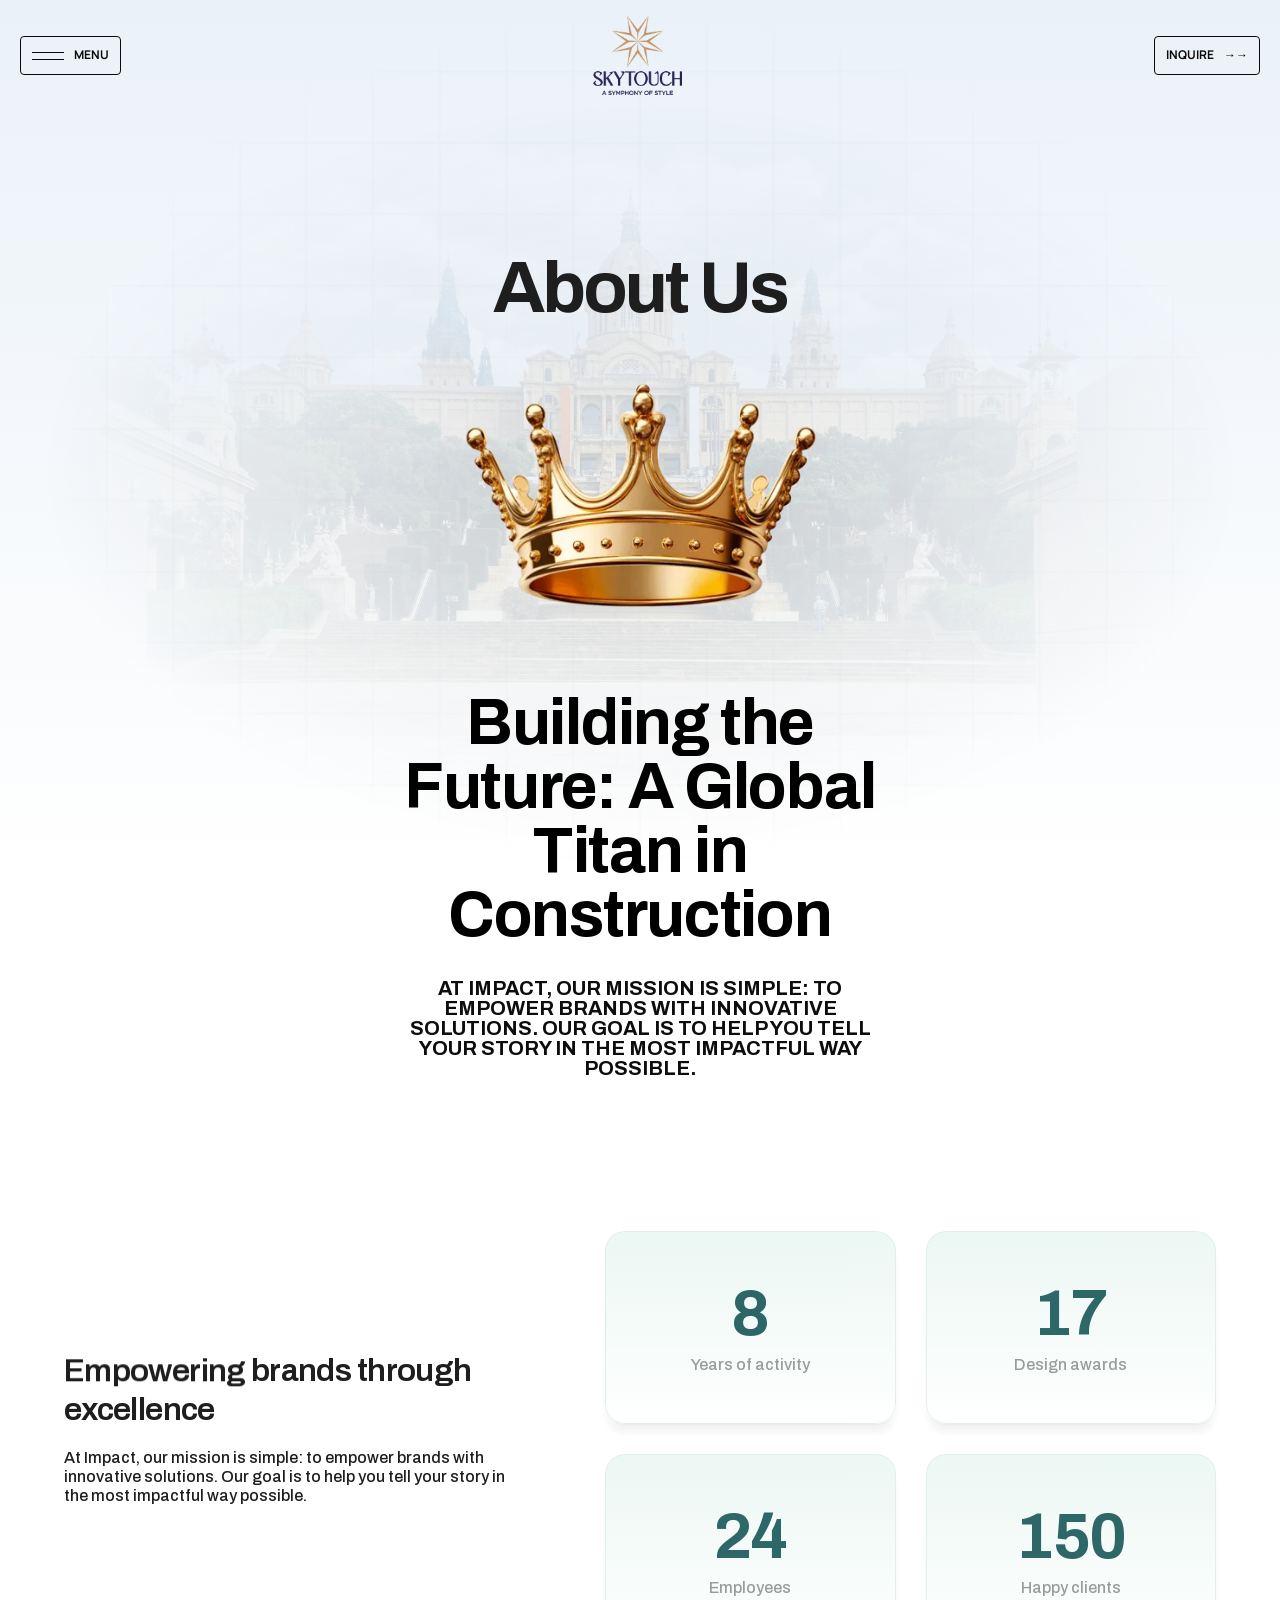
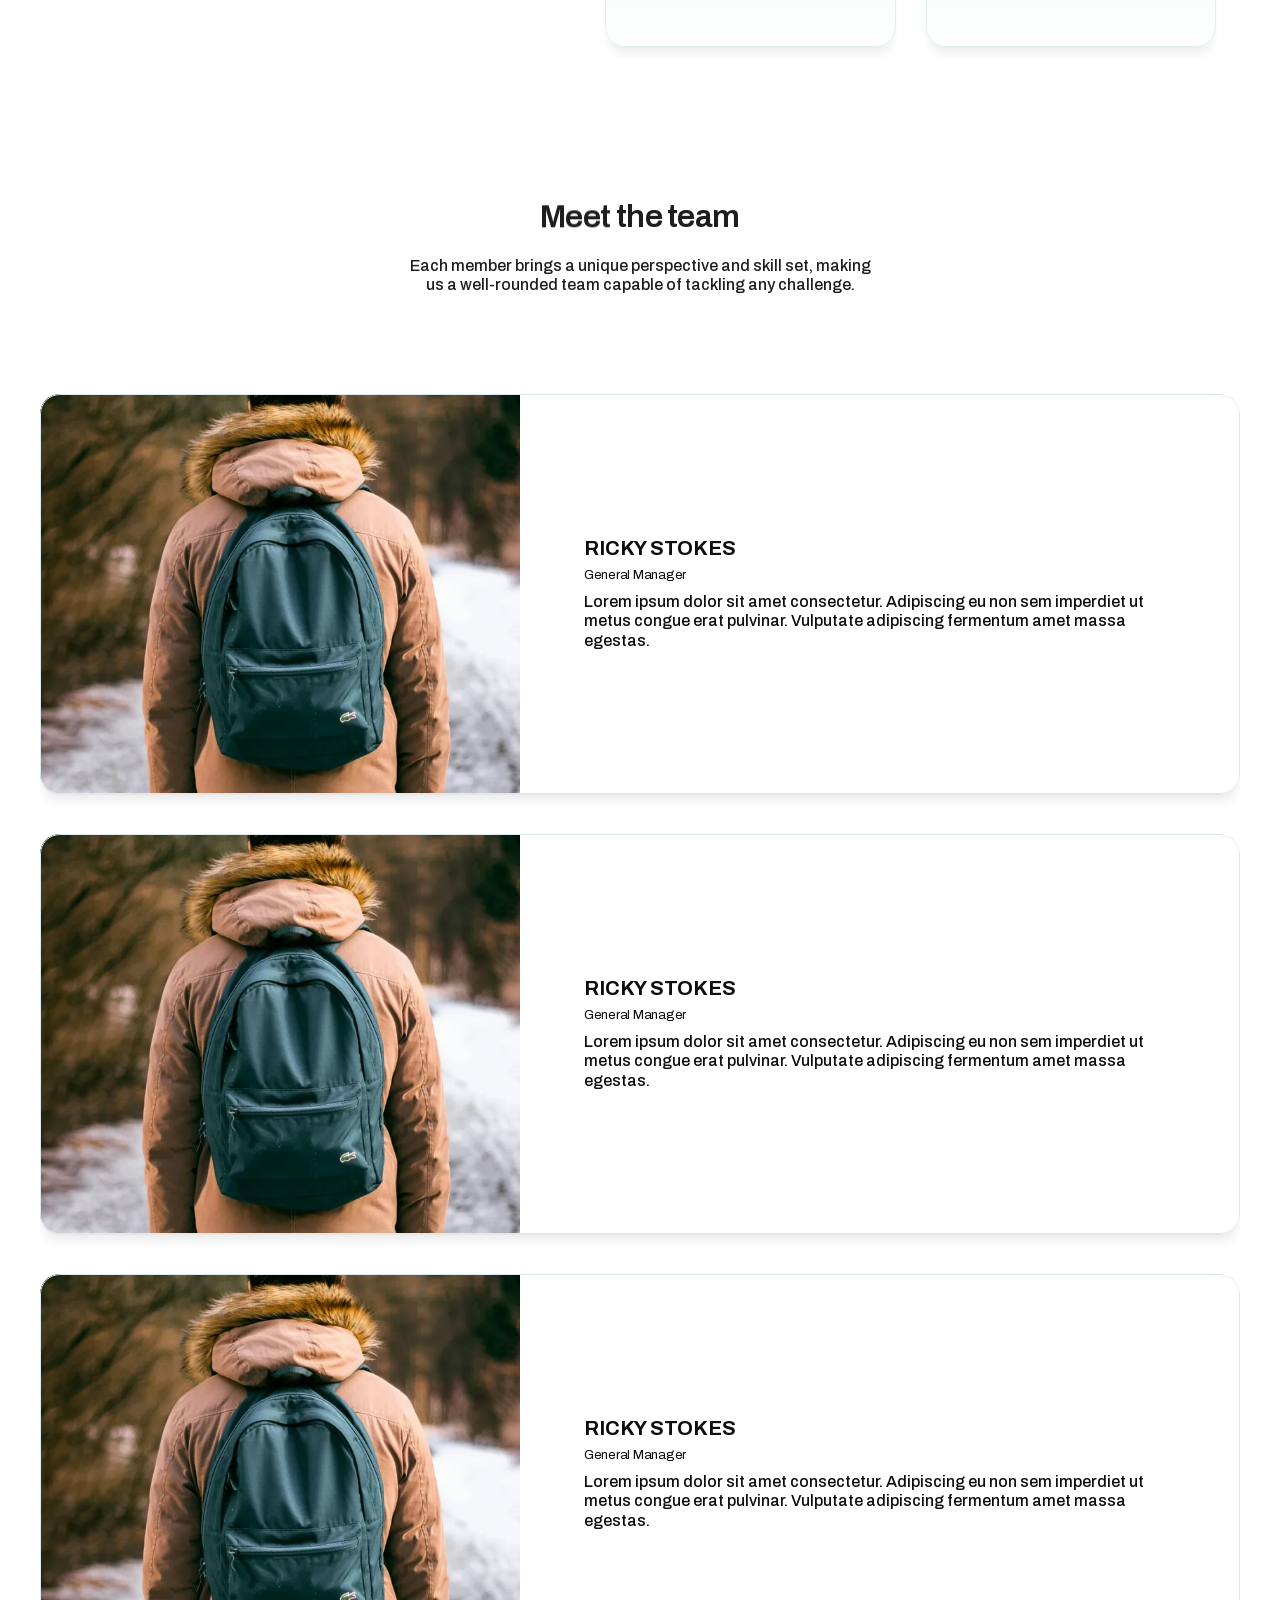
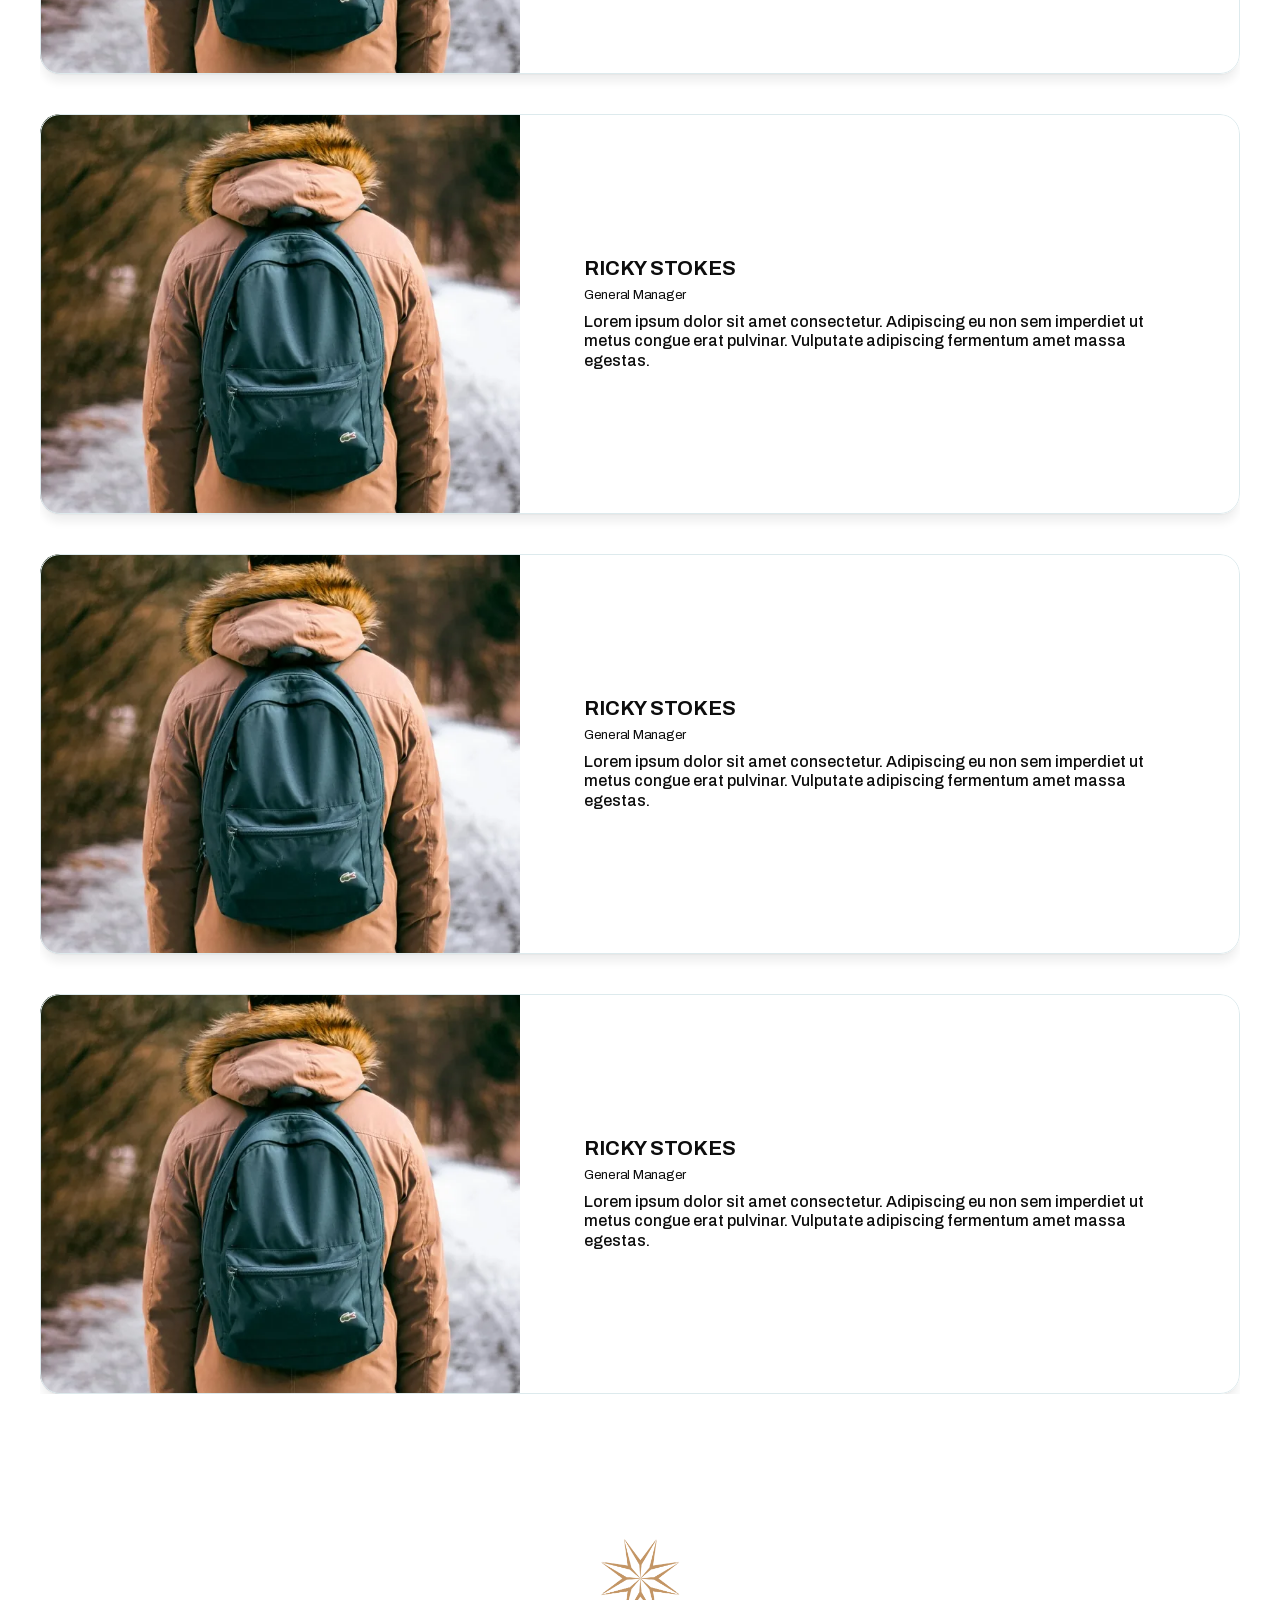
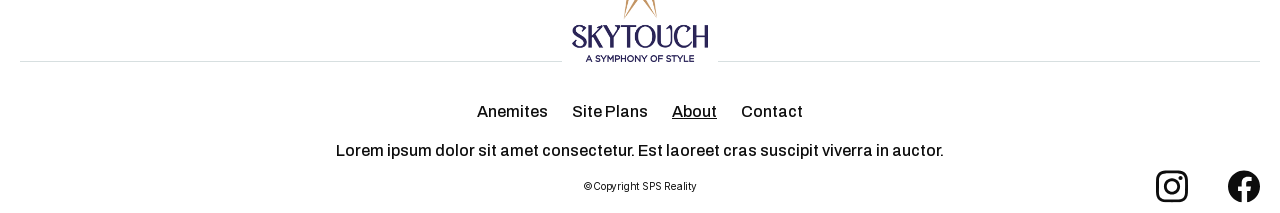
<file: about/index.html>
<!DOCTYPE html>
<html class="lenis lenis-smooth"><head>
<base href="../">
<link rel="stylesheet" href="styles.css"><script>(function(){var f=window.fetch;window.fetch=function(u,o){if(typeof u==='string'&&u.includes('.framercms')){return f('assets/cms/'+u.split('/').pop(),o);}return f(u,o);};})();</script>
    <meta charset="utf-8">
    
    
    
    <!-- Start of headStart -->
    
    <!-- End of headStart -->
    <meta name="viewport" content="width=device-width">
    <meta name="generator" content="Framer 400c93f">
    <title>My Framer Site</title>
    <meta name="description" content="Made with Framer">
    <meta name="framer-search-index" content="https://framerusercontent.com/sites/30DtlGAn5wuegJxsF1b4wE/searchIndex-En8he4-n9tKs.json">
    <link href="images-2/image-extra-1.webp" rel="icon" media="(prefers-color-scheme: light)">
    <link href="images-2/image-extra-2.webp" rel="icon" media="(prefers-color-scheme: dark)">
    <link rel="apple-touch-icon" href="images-2/image-extra-3.webp">
    <!-- Open Graph / Facebook -->
    <meta property="og:type" content="website">
    <meta property="og:title" content="My Framer Site">
    <meta property="og:description" content="Made with Framer">
    <!-- Twitter -->
    <meta name="twitter:card" content="summary_large_image">
    <meta name="twitter:title" content="My Framer Site">
    <meta name="twitter:description" content="Made with Framer">
    
    <link href="https://fonts.gstatic.com" rel="preconnect" crossorigin="">
    <meta name="robots" content="max-image-preview:large"><link rel="canonical" href="https://welcome-tribute-075934.framer.app/about"><meta property="og:url" content="https://welcome-tribute-075934.framer.app/about"><!-- Start of headEnd -->
    
    <!-- End of headEnd -->
</head>
<body data-demoway-document-id="cgcixurom7jv2zwfz00fvinc">
    
    <!-- Start of bodyStart -->
    
    <!-- End of bodyStart -->
    <div id="main" data-framer-hydrate-v2="{&quot;routeId&quot;:&quot;Mb3JYvVJm&quot;,&quot;localeId&quot;:&quot;default&quot;,&quot;breakpoints&quot;:[{&quot;hash&quot;:&quot;17m0p37&quot;,&quot;mediaQuery&quot;:&quot;(min-width: 1920px)&quot;},{&quot;hash&quot;:&quot;uf72sq&quot;,&quot;mediaQuery&quot;:&quot;(min-width: 1710px) and (max-width: 1919px)&quot;},{&quot;hash&quot;:&quot;mh3n2v&quot;,&quot;mediaQuery&quot;:&quot;(min-width: 1440px) and (max-width: 1709px)&quot;},{&quot;hash&quot;:&quot;1valf1b&quot;,&quot;mediaQuery&quot;:&quot;(min-width: 1100px) and (max-width: 1439px)&quot;},{&quot;hash&quot;:&quot;1sfsf7o&quot;,&quot;mediaQuery&quot;:&quot;(min-width: 810px) and (max-width: 1099px)&quot;},{&quot;hash&quot;:&quot;1r0ln36&quot;,&quot;mediaQuery&quot;:&quot;(max-width: 809px)&quot;}]}" data-framer-ssr-released-at="2025-03-28T12:13:16.808Z" data-framer-page-optimized-at="2025-04-03T03:53:46.718Z"><!--$--><div data-framer-root="" class="framer-7JUef framer-2VkVw framer-CmE2A framer-CJhat framer-wfjnI framer-8UNaN framer-Jz2uV framer-ZAANg framer-mh3n2v" style="min-height:100vh;width:auto"><div class="framer-r9rcqy-container"><!--$--><!--/$--></div><div class="framer-xk7h5o-container" style="opacity:1;transform:none"><div class="framer-74wzn framer-CJhat framer-nWY6K framer-kjmhox framer-v-sd3rtf" data-framer-name="Light" style="background-color: rgba(0, 0, 0, 0); width: 100%; opacity: 1;"><div class="framer-1ad2nlu" style="opacity: 1;"><div class="framer-z5thji" style="opacity: 1;"><div class="framer-7howmw-container" style="opacity: 1;"><!--$--><div class="framer-KwdyM framer-74lhbs framer-v-fe7xc2" data-border="true" data-framer-name="Variant 3" data-highlight="true" style="--border-bottom-width: 1px; --border-color: var(--token-af9b9db3-f327-441d-8ab6-cf8544343cfa, rgb(10, 10, 10)); --border-left-width: 1px; --border-right-width: 1px; --border-style: solid; --border-top-width: 1px; background-color: rgba(0, 0, 0, 0); border-radius: 4px; opacity: 1;" tabindex="0"><div class="framer-liezp7" style="opacity: 1;"><div class="framer-8iu8cv" style="background-color: var(--token-af9b9db3-f327-441d-8ab6-cf8544343cfa, rgb(10, 10, 10)); transform: none; opacity: 1;"></div><div class="framer-1ib4ndc" style="background-color: var(--token-af9b9db3-f327-441d-8ab6-cf8544343cfa, rgb(10, 10, 10)); transform: none; opacity: 1;"></div></div><div class="framer-1ino5r0" data-framer-name="Menu" style="outline: none; display: flex; flex-direction: column; justify-content: flex-start; flex-shrink: 0; --extracted-r6o4lv: var(--token-af9b9db3-f327-441d-8ab6-cf8544343cfa, rgb(10, 10, 10)); --framer-paragraph-spacing: 0px; transform: none; opacity: 1;" data-framer-component-type="RichTextContainer"><p style="--font-selector:R0Y7TWFucm9wZS03MDA=;--framer-font-family:&quot;Manrope&quot;, &quot;Manrope Placeholder&quot;, sans-serif;--framer-font-size:12px;--framer-font-weight:700;--framer-text-color:var(--extracted-r6o4lv, var(--token-af9b9db3-f327-441d-8ab6-cf8544343cfa, rgb(10, 10, 10)));--framer-text-transform:uppercase" class="framer-text">Menu</p></div></div><!--/$--></div><!--$--><a class="framer-us0e8g framer-145eilx" href="./" style="opacity: 1;"><div style="position:absolute;border-radius:inherit;top:0;right:0;bottom:0;left:0" data-framer-background-image-wrapper="true"><img decoding="async" sizes="calc(max(max(100vw, 1px) - 40px, 1px) * 0.08)" srcset="images-3/sky-touch-logo-2015-79.webp 512w,images-3/sky-touch-logo-2015-80.webp 1024w,images-3/sky-touch-logo-2015-81.png 2048w,images-3/sky-touch-logo-2015-78.png 2359w" src="images-3/sky-touch-logo-2015-78.png" alt="" style="display:block;width:100%;height:100%;border-radius:inherit;object-position:center;object-fit:contain"></div></a><!--/$--><div class="framer-m02zmp-container" style="opacity: 1;"><!--$--><a class="framer-pLXyD framer-1rty510 framer-v-8cnxk6 framer-rnd22x" data-border="true" data-framer-name="Variant 2" style="--border-bottom-width: 1px; --border-color: var(--token-af9b9db3-f327-441d-8ab6-cf8544343cfa, rgb(10, 10, 10)); --border-left-width: 1px; --border-right-width: 1px; --border-style: solid; --border-top-width: 1px; background-color: rgba(0, 0, 0, 0); border-radius: 4px; opacity: 1;"><div class="framer-wny5kk" data-framer-name="Inquire" style="outline: none; display: flex; flex-direction: column; justify-content: flex-start; flex-shrink: 0; --extracted-r6o4lv: var(--token-af9b9db3-f327-441d-8ab6-cf8544343cfa, rgb(10, 10, 10)); --framer-paragraph-spacing: 0px; transform: none; opacity: 1;" data-framer-component-type="RichTextContainer"><p style="--font-selector:R0Y7TWFucm9wZS03MDA=;--framer-font-family:&quot;Manrope&quot;, &quot;Manrope Placeholder&quot;, sans-serif;--framer-font-size:12px;--framer-font-weight:700;--framer-text-color:var(--extracted-r6o4lv, var(--token-af9b9db3-f327-441d-8ab6-cf8544343cfa, rgb(10, 10, 10)));--framer-text-transform:uppercase" class="framer-text">Inquire</p></div><div class="framer-823kvm" data-framer-name="→→" style="outline: none; display: flex; flex-direction: column; justify-content: flex-start; flex-shrink: 0; --extracted-r6o4lv: var(--token-af9b9db3-f327-441d-8ab6-cf8544343cfa, rgb(10, 10, 10)); --framer-paragraph-spacing: 0px; transform: none; opacity: 1;" data-framer-component-type="RichTextContainer"><p style="--font-selector:R0Y7TWFucm9wZS03MDA=;--framer-font-family:&quot;Manrope&quot;, &quot;Manrope Placeholder&quot;, sans-serif;--framer-font-size:12px;--framer-font-weight:700;--framer-text-color:var(--extracted-r6o4lv, var(--token-af9b9db3-f327-441d-8ab6-cf8544343cfa, rgb(10, 10, 10)));--framer-text-transform:uppercase" class="framer-text">→→</p></div></a><!--/$--></div></div></div></div></div><section class="framer-xrc85y" data-framer-name="Page Title"><div class="framer-3xsojb-container"><div class="framer-LURHl framer-3gyob4 framer-v-3gyob4" data-framer-name="Desktop" style="background: linear-gradient(180deg, var(--token-5bc48278-14a8-4953-b980-6953d047ffcd, rgb(234, 241, 248)) /* {&quot;name&quot;:&quot;Light Grey&quot;} */ 0%, rgba(255, 255, 255, 0) 100%); height: 100%; width: 100%; opacity: 1;"><div class="framer-1p10ydj" data-framer-name="Container" style="opacity: 1;"><div class="framer-veqna2" data-framer-name="Image" style="mask: radial-gradient(50% 50%, rgb(0, 0, 0) 0%, rgba(0, 0, 0, 0) 100%); opacity: 1;"><div style="position:absolute;border-radius:inherit;top:0;right:0;bottom:0;left:0" data-framer-background-image-wrapper="true"><img decoding="async" sizes="min(max(100vw, 1px), 1200px)" srcset="images-2/image-6.webp 512w,images-2/image-7.webp 1024w,images-2/image-5.webp 2000w" src="images-2/image-5.webp" alt="" style="display:block;width:100%;height:100%;border-radius:inherit;object-position:center;object-fit:cover"></div><div class="framer-1mv98r" data-framer-name="Overlay" style="background-color:var(--token-5bc48278-14a8-4953-b980-6953d047ffcd, rgb(234, 241, 248));opacity:0.8"></div></div><div class="framer-1qo9v95" data-framer-name="Grid" style="filter: invert(1); mask: radial-gradient(50% 50%, rgb(0, 0, 0) 0%, rgba(0, 0, 0, 0.8) 87.8378%, rgba(0, 0, 0, 0) 100%); opacity: 1;"><div style="position:absolute;border-radius:inherit;top:0;right:0;bottom:0;left:0;background-repeat:repeat;background-position:center top;background-size:1200.00px auto;background-image:url(images-2/grid-15.webp);border:0" data-framer-background-image-wrapper="true"></div></div></div></div></div><div class="framer-15hf361" data-framer-name="Container"><div class="framer-19eg0bu" data-framer-name="Texts"><div class="framer-dl00eq" style="outline:none;display:flex;flex-direction:column;justify-content:flex-start;flex-shrink:0;transform:none" data-framer-component-type="RichTextContainer"><h1 class="framer-text framer-styles-preset-1kt08f0" data-styles-preset="Yo9qxcJmB"><span style="display:inline-block;opacity:0.001;filter:blur(10px);transform:translateX(0px) translateY(10px) scale(1) rotate(0deg) skewX(0deg) skewY(0deg)">About</span> <span style="display:inline-block;opacity:0.001;filter:blur(10px);transform:translateX(0px) translateY(10px) scale(1) rotate(0deg) skewX(0deg) skewY(0deg)">Us</span></h1></div></div></div><div class="framer-1sy74jt" data-framer-name="Image"><div style="position:absolute;border-radius:inherit;top:0;right:0;bottom:0;left:0" data-framer-background-image-wrapper="true"><img decoding="async" sizes="443px" srcset="images-2/image-9.webp 512w,images-2/image-8.webp 1024w,images-2/image-10.webp 2000w" src="images-2/image-8.webp" alt="" style="display:block;width:100%;height:100%;border-radius:inherit;object-position:center;object-fit:cover"></div></div><div class="framer-1cjcwea" data-framer-name="Texts"><div class="framer-197onu5" style="outline:none;display:flex;flex-direction:column;justify-content:flex-start;flex-shrink:0;transform:none" data-framer-component-type="RichTextContainer"><h2 class="framer-text framer-styles-preset-tnio17" data-styles-preset="O7SKkdAV8" style="--framer-text-alignment:center"><span style="display:inline-block;opacity:0.001;transform:translateX(0px) translateY(10px) scale(1) rotate(0deg) skewX(0deg) skewY(0deg)">Building</span> <span style="display:inline-block;opacity:0.001;transform:translateX(0px) translateY(10px) scale(1) rotate(0deg) skewX(0deg) skewY(0deg)">the</span> <span style="display:inline-block;opacity:0.001;transform:translateX(0px) translateY(10px) scale(1) rotate(0deg) skewX(0deg) skewY(0deg)">Future:</span> <span style="display:inline-block;opacity:0.001;transform:translateX(0px) translateY(10px) scale(1) rotate(0deg) skewX(0deg) skewY(0deg)">A</span> <span style="display:inline-block;opacity:0.001;transform:translateX(0px) translateY(10px) scale(1) rotate(0deg) skewX(0deg) skewY(0deg)">Global</span> <span style="display:inline-block;opacity:0.001;transform:translateX(0px) translateY(10px) scale(1) rotate(0deg) skewX(0deg) skewY(0deg)">Titan</span> <span style="display:inline-block;opacity:0.001;transform:translateX(0px) translateY(10px) scale(1) rotate(0deg) skewX(0deg) skewY(0deg)">in</span> <span style="display:inline-block;opacity:0.001;transform:translateX(0px) translateY(10px) scale(1) rotate(0deg) skewX(0deg) skewY(0deg)">Construction</span></h2></div><div class="framer-gs7wwj" style="outline:none;display:flex;flex-direction:column;justify-content:flex-start;flex-shrink:0;transform:none" data-framer-component-type="RichTextContainer"><h4 class="framer-text framer-styles-preset-993adr" data-styles-preset="wsV_yD2RZ" style="--framer-text-alignment:center;--framer-text-color:var(--token-98219ba2-46fa-4b26-b2cd-6e4e5a73609e, rgb(13, 13, 13));opacity:0.001;filter:blur(10px);transform:translateX(0px) translateY(10px) scale(1) rotate(0deg) skewX(0deg) skewY(0deg)">At Impact, our mission is simple: to empower brands with innovative solutions. Our goal is to help you tell your story in the most impactful way possible.</h4></div><div class="framer-ituwsr" data-framer-name="Spacer"></div></div></section><section class="framer-559wrh" data-framer-name="Our Mission" id="our-mission"><div class="framer-tsocrx" data-framer-name="Container"><div class="framer-1mz7bz1"><div class="framer-13uuj0s" data-framer-name="Texts"><div class="framer-w10vg4" style="outline:none;display:flex;flex-direction:column;justify-content:flex-start;flex-shrink:0;transform:none" data-framer-component-type="RichTextContainer"><h3 class="framer-text framer-styles-preset-ytrex0" data-styles-preset="fpArKtjoJ" style="--framer-text-alignment:left"><span style="display:inline-block;opacity:0.001;transform:translateX(0px) translateY(10px) scale(1) rotate(0deg) skewX(0deg) skewY(0deg)">Empowering</span> <span style="display:inline-block;opacity:0.001;transform:translateX(0px) translateY(10px) scale(1) rotate(0deg) skewX(0deg) skewY(0deg)">brands</span> <span style="display:inline-block;opacity:0.001;transform:translateX(0px) translateY(10px) scale(1) rotate(0deg) skewX(0deg) skewY(0deg)">through</span> <span style="display:inline-block;opacity:0.001;transform:translateX(0px) translateY(10px) scale(1) rotate(0deg) skewX(0deg) skewY(0deg)">excellence</span></h3></div><div class="framer-mb1tmr" style="outline:none;display:flex;flex-direction:column;justify-content:flex-start;flex-shrink:0;transform:none" data-framer-component-type="RichTextContainer"><p class="framer-text framer-styles-preset-16akobw" data-styles-preset="ba86n9TKw" style="opacity:0.001;filter:blur(10px);transform:translateX(0px) translateY(10px) scale(1) rotate(0deg) skewX(0deg) skewY(0deg)">At Impact, our mission is simple: to empower brands with innovative solutions. Our goal is to help you tell your story in the most impactful way possible.</p></div><div class="framer-1ddcgl1" data-framer-name="Spacer"></div></div><div class="framer-1jbgzpq" data-framer-name="Number Cards" style="will-change:transform;opacity:0;transform:none"><div class="ssr-variant hidden-1valf1b hidden-1r0ln36 hidden-1sfsf7o"><div class="framer-10agzrl-container"><div class="framer-fZTvB framer-CmE2A framer-8UNaN framer-1jd5uma framer-v-1jd5uma" data-border="true" data-framer-name="Desktop" style="--border-bottom-width: 1px; --border-color: var(--token-3c8398c6-894e-4918-ace6-437d6e9600f0, rgb(221, 234, 237)); --border-left-width: 1px; --border-right-width: 1px; --border-style: solid; --border-top-width: 1px; background: linear-gradient(rgb(233, 247, 242) 0%, rgb(255, 255, 255) 100%); border-radius: 20px; box-shadow: rgba(0, 0, 0, 0.047) 0px 0.602187px 0.602187px -0.666667px, rgba(0, 0, 0, 0.05) 0px 2.28853px 2.28853px -1.33333px, rgba(0, 0, 0, 0.067) 0px 10px 10px -2px; width: 100%; opacity: 1;"><div class="framer-1wskdd1" data-framer-name="Number" style="outline: none; display: flex; flex-direction: column; justify-content: flex-start; flex-shrink: 0; --extracted-1of0zx5: var(--token-2a10b529-74fd-4d8b-9ac2-59802b99e4ff, rgb(11, 78, 79)); --framer-link-text-color: rgb(0, 153, 255); --framer-link-text-decoration: underline; transform: none; opacity: 1;" data-framer-component-type="RichTextContainer"><h2 class="framer-text framer-styles-preset-tnio17" data-styles-preset="O7SKkdAV8" style="--framer-text-alignment:center;--framer-text-color:var(--extracted-1of0zx5, var(--token-2a10b529-74fd-4d8b-9ac2-59802b99e4ff, rgb(11, 78, 79)))">8</h2></div><div class="framer-16yeprm" data-framer-name="Title" style="outline:none;display:flex;flex-direction:column;justify-content:flex-start;flex-shrink:0;--framer-link-text-color:rgb(0, 153, 255);--framer-link-text-decoration:underline;opacity:0.5;transform:none" data-framer-component-type="RichTextContainer"><p class="framer-text framer-styles-preset-16akobw" data-styles-preset="ba86n9TKw" style="--framer-text-alignment:center">Years of activity</p></div></div></div></div><div class="ssr-variant hidden-1valf1b hidden-1r0ln36 hidden-1sfsf7o"><div class="framer-vzy5f1-container"><div class="framer-fZTvB framer-CmE2A framer-8UNaN framer-1jd5uma framer-v-1jd5uma" data-border="true" data-framer-name="Desktop" style="--border-bottom-width: 1px; --border-color: var(--token-3c8398c6-894e-4918-ace6-437d6e9600f0, rgb(221, 234, 237)); --border-left-width: 1px; --border-right-width: 1px; --border-style: solid; --border-top-width: 1px; background: linear-gradient(rgb(233, 247, 242) 0%, rgb(255, 255, 255) 100%); border-radius: 20px; box-shadow: rgba(0, 0, 0, 0.047) 0px 0.602187px 0.602187px -0.666667px, rgba(0, 0, 0, 0.05) 0px 2.28853px 2.28853px -1.33333px, rgba(0, 0, 0, 0.067) 0px 10px 10px -2px; width: 100%; opacity: 1;"><div class="framer-1wskdd1" data-framer-name="Number" style="outline: none; display: flex; flex-direction: column; justify-content: flex-start; flex-shrink: 0; --extracted-1of0zx5: var(--token-2a10b529-74fd-4d8b-9ac2-59802b99e4ff, rgb(11, 78, 79)); --framer-link-text-color: rgb(0, 153, 255); --framer-link-text-decoration: underline; transform: none; opacity: 1;" data-framer-component-type="RichTextContainer"><h2 class="framer-text framer-styles-preset-tnio17" data-styles-preset="O7SKkdAV8" style="--framer-text-alignment:center;--framer-text-color:var(--extracted-1of0zx5, var(--token-2a10b529-74fd-4d8b-9ac2-59802b99e4ff, rgb(11, 78, 79)))">17</h2></div><div class="framer-16yeprm" data-framer-name="Title" style="outline:none;display:flex;flex-direction:column;justify-content:flex-start;flex-shrink:0;--framer-link-text-color:rgb(0, 153, 255);--framer-link-text-decoration:underline;opacity:0.5;transform:none" data-framer-component-type="RichTextContainer"><p class="framer-text framer-styles-preset-16akobw" data-styles-preset="ba86n9TKw" style="--framer-text-alignment:center">Design awards</p></div></div></div></div><div class="ssr-variant hidden-1valf1b hidden-1r0ln36 hidden-1sfsf7o"><div class="framer-tjmbul-container"><div class="framer-fZTvB framer-CmE2A framer-8UNaN framer-1jd5uma framer-v-1jd5uma" data-border="true" data-framer-name="Desktop" style="--border-bottom-width: 1px; --border-color: var(--token-3c8398c6-894e-4918-ace6-437d6e9600f0, rgb(221, 234, 237)); --border-left-width: 1px; --border-right-width: 1px; --border-style: solid; --border-top-width: 1px; background: linear-gradient(rgb(233, 247, 242) 0%, rgb(255, 255, 255) 100%); border-radius: 20px; box-shadow: rgba(0, 0, 0, 0.047) 0px 0.602187px 0.602187px -0.666667px, rgba(0, 0, 0, 0.05) 0px 2.28853px 2.28853px -1.33333px, rgba(0, 0, 0, 0.067) 0px 10px 10px -2px; width: 100%; opacity: 1;"><div class="framer-1wskdd1" data-framer-name="Number" style="outline: none; display: flex; flex-direction: column; justify-content: flex-start; flex-shrink: 0; --extracted-1of0zx5: var(--token-2a10b529-74fd-4d8b-9ac2-59802b99e4ff, rgb(11, 78, 79)); --framer-link-text-color: rgb(0, 153, 255); --framer-link-text-decoration: underline; transform: none; opacity: 1;" data-framer-component-type="RichTextContainer"><h2 class="framer-text framer-styles-preset-tnio17" data-styles-preset="O7SKkdAV8" style="--framer-text-alignment:center;--framer-text-color:var(--extracted-1of0zx5, var(--token-2a10b529-74fd-4d8b-9ac2-59802b99e4ff, rgb(11, 78, 79)))">24</h2></div><div class="framer-16yeprm" data-framer-name="Title" style="outline:none;display:flex;flex-direction:column;justify-content:flex-start;flex-shrink:0;--framer-link-text-color:rgb(0, 153, 255);--framer-link-text-decoration:underline;opacity:0.5;transform:none" data-framer-component-type="RichTextContainer"><p class="framer-text framer-styles-preset-16akobw" data-styles-preset="ba86n9TKw" style="--framer-text-alignment:center">Employees</p></div></div></div></div><div class="ssr-variant hidden-1valf1b hidden-1r0ln36 hidden-1sfsf7o"><div class="framer-9l8kie-container"><div class="framer-fZTvB framer-CmE2A framer-8UNaN framer-1jd5uma framer-v-1jd5uma" data-border="true" data-framer-name="Desktop" style="--border-bottom-width: 1px; --border-color: var(--token-3c8398c6-894e-4918-ace6-437d6e9600f0, rgb(221, 234, 237)); --border-left-width: 1px; --border-right-width: 1px; --border-style: solid; --border-top-width: 1px; background: linear-gradient(rgb(233, 247, 242) 0%, rgb(255, 255, 255) 100%); border-radius: 20px; box-shadow: rgba(0, 0, 0, 0.047) 0px 0.602187px 0.602187px -0.666667px, rgba(0, 0, 0, 0.05) 0px 2.28853px 2.28853px -1.33333px, rgba(0, 0, 0, 0.067) 0px 10px 10px -2px; width: 100%; opacity: 1;"><div class="framer-1wskdd1" data-framer-name="Number" style="outline: none; display: flex; flex-direction: column; justify-content: flex-start; flex-shrink: 0; --extracted-1of0zx5: var(--token-2a10b529-74fd-4d8b-9ac2-59802b99e4ff, rgb(11, 78, 79)); --framer-link-text-color: rgb(0, 153, 255); --framer-link-text-decoration: underline; transform: none; opacity: 1;" data-framer-component-type="RichTextContainer"><h2 class="framer-text framer-styles-preset-tnio17" data-styles-preset="O7SKkdAV8" style="--framer-text-alignment:center;--framer-text-color:var(--extracted-1of0zx5, var(--token-2a10b529-74fd-4d8b-9ac2-59802b99e4ff, rgb(11, 78, 79)))">150</h2></div><div class="framer-16yeprm" data-framer-name="Title" style="outline:none;display:flex;flex-direction:column;justify-content:flex-start;flex-shrink:0;--framer-link-text-color:rgb(0, 153, 255);--framer-link-text-decoration:underline;opacity:0.5;transform:none" data-framer-component-type="RichTextContainer"><p class="framer-text framer-styles-preset-16akobw" data-styles-preset="ba86n9TKw" style="--framer-text-alignment:center">Happy clients</p></div></div></div></div></div></div></div></section><section class="framer-uc1bkw" data-framer-name="Meet The Team" id="meet-the-team"><div class="framer-1gekwjn" data-framer-name="Container"><div class="framer-wr1yu" data-framer-name="Title"><div class="framer-1m0ynny" style="outline:none;display:flex;flex-direction:column;justify-content:flex-start;flex-shrink:0;transform:none" data-framer-component-type="RichTextContainer"><h3 class="framer-text framer-styles-preset-ytrex0" data-styles-preset="fpArKtjoJ"><span style="display:inline-block;opacity:0.001;transform:translateX(0px) translateY(10px) scale(1) rotate(0deg) skewX(0deg) skewY(0deg)">Meet</span> <span style="display:inline-block;opacity:0.001;transform:translateX(0px) translateY(10px) scale(1) rotate(0deg) skewX(0deg) skewY(0deg)">the</span> <span style="display:inline-block;opacity:0.001;transform:translateX(0px) translateY(10px) scale(1) rotate(0deg) skewX(0deg) skewY(0deg)">team</span></h3></div><div class="framer-ad3qtl" style="outline:none;display:flex;flex-direction:column;justify-content:flex-start;flex-shrink:0;transform:none" data-framer-component-type="RichTextContainer"><p class="framer-text framer-styles-preset-16akobw" data-styles-preset="ba86n9TKw" style="--framer-text-alignment:center;opacity:0.001;filter:blur(10px);transform:translateX(0px) translateY(10px) scale(1) rotate(0deg) skewX(0deg) skewY(0deg)">Each member brings a unique perspective and skill set, making us a well-rounded team capable of tackling any challenge.</p></div></div><div class="framer-1fmmfat"><div class="framer-qoyl83" data-border="true" data-framer-name="Desktop"><div class="framer-1ai4q2a" data-framer-name="Image"><div style="position:absolute;border-radius:inherit;top:0;right:0;bottom:0;left:0" data-framer-background-image-wrapper="true"><img decoding="async" loading="lazy" sizes="calc(min(100vw - 60px, 1200px) * 0.4)" srcset="images-2/image-12.webp 682w,images-2/image-13.webp 1365w,images-2/image-14.webp 2730w,images-2/image-11.webp 3456w" src="images-2/image-11.webp" alt="" style="display:block;width:100%;height:100%;border-radius:inherit;object-position:center;object-fit:cover"></div></div><div class="framer-stbzws" data-framer-name="Texts"><div class="framer-v0p9b3" data-framer-name="Name" style="outline:none;display:flex;flex-direction:column;justify-content:flex-start;flex-shrink:0;transform:none" data-framer-component-type="RichTextContainer"><h4 class="framer-text framer-styles-preset-993adr" data-styles-preset="wsV_yD2RZ" style="--framer-text-color:var(--token-98219ba2-46fa-4b26-b2cd-6e4e5a73609e, rgb(13, 13, 13))">Ricky Stokes</h4></div><div class="framer-o2wngi" data-framer-name="Role" style="outline:none;display:flex;flex-direction:column;justify-content:flex-start;flex-shrink:0;transform:none" data-framer-component-type="RichTextContainer"><p class="framer-text framer-styles-preset-hh25i0" data-styles-preset="fu786Clzc" style="--framer-text-color:var(--token-98219ba2-46fa-4b26-b2cd-6e4e5a73609e, rgb(13, 13, 13))">General Manager</p></div><div class="framer-ypzqve" data-framer-name="Role" style="outline:none;display:flex;flex-direction:column;justify-content:flex-start;flex-shrink:0;transform:none" data-framer-component-type="RichTextContainer"><p class="framer-text framer-styles-preset-16akobw" data-styles-preset="ba86n9TKw" style="--framer-text-alignment:left;--framer-text-color:var(--token-98219ba2-46fa-4b26-b2cd-6e4e5a73609e, rgb(13, 13, 13))">Lorem ipsum dolor sit amet consectetur. Adipiscing eu non sem imperdiet ut metus congue erat pulvinar. Vulputate adipiscing fermentum amet massa egestas.</p></div></div></div><div class="framer-9te5l5" data-border="true" data-framer-name="Desktop"><div class="framer-pv3i3q" data-framer-name="Image"><div style="position:absolute;border-radius:inherit;top:0;right:0;bottom:0;left:0" data-framer-background-image-wrapper="true"><img decoding="async" loading="lazy" sizes="calc(min(100vw - 60px, 1200px) * 0.4)" srcset="images-2/image-12.webp 682w,images-2/image-13.webp 1365w,images-2/image-14.webp 2730w,images-2/image-11.webp 3456w" src="images-2/image-11.webp" alt="" style="display:block;width:100%;height:100%;border-radius:inherit;object-position:center;object-fit:cover"></div></div><div class="framer-1ch4klb" data-framer-name="Texts"><div class="framer-1dllckq" data-framer-name="Name" style="outline:none;display:flex;flex-direction:column;justify-content:flex-start;flex-shrink:0;transform:none" data-framer-component-type="RichTextContainer"><h4 class="framer-text framer-styles-preset-993adr" data-styles-preset="wsV_yD2RZ" style="--framer-text-color:var(--token-98219ba2-46fa-4b26-b2cd-6e4e5a73609e, rgb(13, 13, 13))">Ricky Stokes</h4></div><div class="framer-15gtptd" data-framer-name="Role" style="outline:none;display:flex;flex-direction:column;justify-content:flex-start;flex-shrink:0;transform:none" data-framer-component-type="RichTextContainer"><p class="framer-text framer-styles-preset-hh25i0" data-styles-preset="fu786Clzc" style="--framer-text-color:var(--token-98219ba2-46fa-4b26-b2cd-6e4e5a73609e, rgb(13, 13, 13))">General Manager</p></div><div class="framer-1g6riec" data-framer-name="Role" style="outline:none;display:flex;flex-direction:column;justify-content:flex-start;flex-shrink:0;transform:none" data-framer-component-type="RichTextContainer"><p class="framer-text framer-styles-preset-16akobw" data-styles-preset="ba86n9TKw" style="--framer-text-alignment:left;--framer-text-color:var(--token-98219ba2-46fa-4b26-b2cd-6e4e5a73609e, rgb(13, 13, 13))">Lorem ipsum dolor sit amet consectetur. Adipiscing eu non sem imperdiet ut metus congue erat pulvinar. Vulputate adipiscing fermentum amet massa egestas.</p></div></div></div><div class="framer-kqn20o" data-border="true" data-framer-name="Desktop"><div class="framer-1g7htcv" data-framer-name="Image"><div style="position:absolute;border-radius:inherit;top:0;right:0;bottom:0;left:0" data-framer-background-image-wrapper="true"><img decoding="async" loading="lazy" sizes="calc(min(100vw - 60px, 1200px) * 0.4)" srcset="images-2/image-12.webp 682w,images-2/image-13.webp 1365w,images-2/image-14.webp 2730w,images-2/image-11.webp 3456w" src="images-2/image-11.webp" alt="" style="display:block;width:100%;height:100%;border-radius:inherit;object-position:center;object-fit:cover"></div></div><div class="framer-mlnxpp" data-framer-name="Texts"><div class="framer-786jc1" data-framer-name="Name" style="outline:none;display:flex;flex-direction:column;justify-content:flex-start;flex-shrink:0;transform:none" data-framer-component-type="RichTextContainer"><h4 class="framer-text framer-styles-preset-993adr" data-styles-preset="wsV_yD2RZ" style="--framer-text-color:var(--token-98219ba2-46fa-4b26-b2cd-6e4e5a73609e, rgb(13, 13, 13))">Ricky Stokes</h4></div><div class="framer-1qc4tps" data-framer-name="Role" style="outline:none;display:flex;flex-direction:column;justify-content:flex-start;flex-shrink:0;transform:none" data-framer-component-type="RichTextContainer"><p class="framer-text framer-styles-preset-hh25i0" data-styles-preset="fu786Clzc" style="--framer-text-color:var(--token-98219ba2-46fa-4b26-b2cd-6e4e5a73609e, rgb(13, 13, 13))">General Manager</p></div><div class="framer-1siih6s" data-framer-name="Role" style="outline:none;display:flex;flex-direction:column;justify-content:flex-start;flex-shrink:0;transform:none" data-framer-component-type="RichTextContainer"><p class="framer-text framer-styles-preset-16akobw" data-styles-preset="ba86n9TKw" style="--framer-text-alignment:left;--framer-text-color:var(--token-98219ba2-46fa-4b26-b2cd-6e4e5a73609e, rgb(13, 13, 13))">Lorem ipsum dolor sit amet consectetur. Adipiscing eu non sem imperdiet ut metus congue erat pulvinar. Vulputate adipiscing fermentum amet massa egestas.</p></div></div></div><div class="framer-1inod6a" data-border="true" data-framer-name="Desktop"><div class="framer-gzcgl5" data-framer-name="Image"><div style="position:absolute;border-radius:inherit;top:0;right:0;bottom:0;left:0" data-framer-background-image-wrapper="true"><img decoding="async" loading="lazy" sizes="calc(min(100vw - 60px, 1200px) * 0.4)" srcset="images-2/image-12.webp 682w,images-2/image-13.webp 1365w,images-2/image-14.webp 2730w,images-2/image-11.webp 3456w" src="images-2/image-11.webp" alt="" style="display:block;width:100%;height:100%;border-radius:inherit;object-position:center;object-fit:cover"></div></div><div class="framer-1425nde" data-framer-name="Texts"><div class="framer-21yntg" data-framer-name="Name" style="outline:none;display:flex;flex-direction:column;justify-content:flex-start;flex-shrink:0;transform:none" data-framer-component-type="RichTextContainer"><h4 class="framer-text framer-styles-preset-993adr" data-styles-preset="wsV_yD2RZ" style="--framer-text-color:var(--token-98219ba2-46fa-4b26-b2cd-6e4e5a73609e, rgb(13, 13, 13))">Ricky Stokes</h4></div><div class="framer-18aw1z0" data-framer-name="Role" style="outline:none;display:flex;flex-direction:column;justify-content:flex-start;flex-shrink:0;transform:none" data-framer-component-type="RichTextContainer"><p class="framer-text framer-styles-preset-hh25i0" data-styles-preset="fu786Clzc" style="--framer-text-color:var(--token-98219ba2-46fa-4b26-b2cd-6e4e5a73609e, rgb(13, 13, 13))">General Manager</p></div><div class="framer-10n6l76" data-framer-name="Role" style="outline:none;display:flex;flex-direction:column;justify-content:flex-start;flex-shrink:0;transform:none" data-framer-component-type="RichTextContainer"><p class="framer-text framer-styles-preset-16akobw" data-styles-preset="ba86n9TKw" style="--framer-text-alignment:left;--framer-text-color:var(--token-98219ba2-46fa-4b26-b2cd-6e4e5a73609e, rgb(13, 13, 13))">Lorem ipsum dolor sit amet consectetur. Adipiscing eu non sem imperdiet ut metus congue erat pulvinar. Vulputate adipiscing fermentum amet massa egestas.</p></div></div></div><div class="framer-11h8ras" data-border="true" data-framer-name="Desktop"><div class="framer-1o0rys5" data-framer-name="Image"><div style="position:absolute;border-radius:inherit;top:0;right:0;bottom:0;left:0" data-framer-background-image-wrapper="true"><img decoding="async" loading="lazy" sizes="calc(min(100vw - 60px, 1200px) * 0.4)" srcset="images-2/image-12.webp 682w,images-2/image-13.webp 1365w,images-2/image-14.webp 2730w,images-2/image-11.webp 3456w" src="images-2/image-11.webp" alt="" style="display:block;width:100%;height:100%;border-radius:inherit;object-position:center;object-fit:cover"></div></div><div class="framer-1i8agd4" data-framer-name="Texts"><div class="framer-arjl50" data-framer-name="Name" style="outline:none;display:flex;flex-direction:column;justify-content:flex-start;flex-shrink:0;transform:none" data-framer-component-type="RichTextContainer"><h4 class="framer-text framer-styles-preset-993adr" data-styles-preset="wsV_yD2RZ" style="--framer-text-color:var(--token-98219ba2-46fa-4b26-b2cd-6e4e5a73609e, rgb(13, 13, 13))">Ricky Stokes</h4></div><div class="framer-107j85w" data-framer-name="Role" style="outline:none;display:flex;flex-direction:column;justify-content:flex-start;flex-shrink:0;transform:none" data-framer-component-type="RichTextContainer"><p class="framer-text framer-styles-preset-hh25i0" data-styles-preset="fu786Clzc" style="--framer-text-color:var(--token-98219ba2-46fa-4b26-b2cd-6e4e5a73609e, rgb(13, 13, 13))">General Manager</p></div><div class="framer-5w2u7a" data-framer-name="Role" style="outline:none;display:flex;flex-direction:column;justify-content:flex-start;flex-shrink:0;transform:none" data-framer-component-type="RichTextContainer"><p class="framer-text framer-styles-preset-16akobw" data-styles-preset="ba86n9TKw" style="--framer-text-alignment:left;--framer-text-color:var(--token-98219ba2-46fa-4b26-b2cd-6e4e5a73609e, rgb(13, 13, 13))">Lorem ipsum dolor sit amet consectetur. Adipiscing eu non sem imperdiet ut metus congue erat pulvinar. Vulputate adipiscing fermentum amet massa egestas.</p></div></div></div><div class="framer-1i58cct" data-border="true" data-framer-name="Desktop"><div class="framer-1p08ynx" data-framer-name="Image"><div style="position:absolute;border-radius:inherit;top:0;right:0;bottom:0;left:0" data-framer-background-image-wrapper="true"><img decoding="async" loading="lazy" sizes="calc(min(100vw - 60px, 1200px) * 0.4)" srcset="images-2/image-12.webp 682w,images-2/image-13.webp 1365w,images-2/image-14.webp 2730w,images-2/image-11.webp 3456w" src="images-2/image-11.webp" alt="" style="display:block;width:100%;height:100%;border-radius:inherit;object-position:center;object-fit:cover"></div></div><div class="framer-11daf38" data-framer-name="Texts"><div class="framer-68d6hd" data-framer-name="Name" style="outline:none;display:flex;flex-direction:column;justify-content:flex-start;flex-shrink:0;transform:none" data-framer-component-type="RichTextContainer"><h4 class="framer-text framer-styles-preset-993adr" data-styles-preset="wsV_yD2RZ" style="--framer-text-color:var(--token-98219ba2-46fa-4b26-b2cd-6e4e5a73609e, rgb(13, 13, 13))">Ricky Stokes</h4></div><div class="framer-1nq4w7r" data-framer-name="Role" style="outline:none;display:flex;flex-direction:column;justify-content:flex-start;flex-shrink:0;transform:none" data-framer-component-type="RichTextContainer"><p class="framer-text framer-styles-preset-hh25i0" data-styles-preset="fu786Clzc" style="--framer-text-color:var(--token-98219ba2-46fa-4b26-b2cd-6e4e5a73609e, rgb(13, 13, 13))">General Manager</p></div><div class="framer-kzwnjq" data-framer-name="Role" style="outline:none;display:flex;flex-direction:column;justify-content:flex-start;flex-shrink:0;transform:none" data-framer-component-type="RichTextContainer"><p class="framer-text framer-styles-preset-16akobw" data-styles-preset="ba86n9TKw" style="--framer-text-alignment:left;--framer-text-color:var(--token-98219ba2-46fa-4b26-b2cd-6e4e5a73609e, rgb(13, 13, 13))">Lorem ipsum dolor sit amet consectetur. Adipiscing eu non sem imperdiet ut metus congue erat pulvinar. Vulputate adipiscing fermentum amet massa egestas.</p></div></div></div></div></div></section><div class="framer-1kixbfg" data-framer-name="Footer"><div class="framer-123mc4e" data-framer-name="Frame 45"><div class="framer-xog9iw"><div class="framer-v0ttss"></div><div class="ssr-variant hidden-mh3n2v hidden-1valf1b hidden-uf72sq hidden-1r0ln36 hidden-1sfsf7o"><div class="framer-178as9l" data-framer-name="Sky touch Logo 2015" style="opacity:1;transform:none"><div style="position:absolute;border-radius:inherit;top:0;right:0;bottom:0;left:0" data-framer-background-image-wrapper="true"><img decoding="async" loading="lazy" sizes="calc((100vw - 40px) * 0.11)" srcset="images-3/sky-touch-logo-2015-79.webp 512w,images-3/sky-touch-logo-2015-80.webp 1024w,images-3/sky-touch-logo-2015-81.png 2048w,images-3/sky-touch-logo-2015-78.png 2359w" src="images-3/sky-touch-logo-2015-78.png" alt="" style="display:block;width:100%;height:100%;border-radius:inherit;object-position:center;object-fit:cover"></div></div></div><div class="framer-1r809p6"></div></div><div class="framer-1bej17v" data-framer-name="Frame 41"><div class="framer-1dnd5d4" data-framer-name="Frame 46"><div class="framer-kwxoi3" data-framer-name="About Project" style="outline:none;display:flex;flex-direction:column;justify-content:flex-start;flex-shrink:0;transform:none" data-framer-component-type="RichTextContainer"><p class="framer-text framer-styles-preset-16akobw" data-styles-preset="ba86n9TKw" style="--framer-text-color:var(--token-98219ba2-46fa-4b26-b2cd-6e4e5a73609e, rgb(13, 13, 13))"><!--$--><a class="framer-text framer-styles-preset-1vgmn6q" data-styles-preset="ZQ1eBD4HU" href="./amenites">Anemites</a><!--/$--></p></div><div class="framer-1yvwn7l" data-framer-name="Developers" style="outline:none;display:flex;flex-direction:column;justify-content:flex-start;flex-shrink:0;transform:none" data-framer-component-type="RichTextContainer"><p class="framer-text framer-styles-preset-16akobw" data-styles-preset="ba86n9TKw" style="--framer-text-color:var(--token-98219ba2-46fa-4b26-b2cd-6e4e5a73609e, rgb(13, 13, 13))"><!--$--><a class="framer-text framer-styles-preset-1vgmn6q" data-styles-preset="ZQ1eBD4HU" href="./site-plans">Site Plans</a><!--/$--></p></div><div class="framer-lk1150" data-framer-name="Custmer support" style="outline:none;display:flex;flex-direction:column;justify-content:flex-start;flex-shrink:0;transform:none" data-framer-component-type="RichTextContainer"><p class="framer-text framer-styles-preset-16akobw" data-styles-preset="ba86n9TKw" style="--framer-text-color:var(--token-98219ba2-46fa-4b26-b2cd-6e4e5a73609e, rgb(13, 13, 13))"><!--$--><a class="framer-text framer-styles-preset-1vgmn6q" data-styles-preset="ZQ1eBD4HU" href="./about" data-framer-page-link-current="true">About</a><!--/$--></p></div><div class="framer-1djjvdf" data-framer-name="Custmer support" style="outline:none;display:flex;flex-direction:column;justify-content:flex-start;flex-shrink:0;transform:none" data-framer-component-type="RichTextContainer"><p class="framer-text framer-styles-preset-16akobw" data-styles-preset="ba86n9TKw" style="--framer-text-color:var(--token-98219ba2-46fa-4b26-b2cd-6e4e5a73609e, rgb(13, 13, 13))"><!--$--><a class="framer-text framer-styles-preset-1vgmn6q" data-styles-preset="ZQ1eBD4HU" href="./contact">Contact</a><!--/$--></p></div></div><div class="framer-1h9t65u" data-framer-name="Lorem ipsum dolor sit amet consectetur. Est laoreet cras suscipit viverra in auctor." style="outline:none;display:flex;flex-direction:column;justify-content:flex-start;flex-shrink:0;transform:none" data-framer-component-type="RichTextContainer"><p class="framer-text framer-styles-preset-16akobw" data-styles-preset="ba86n9TKw" style="--framer-text-alignment:center;--framer-text-color:var(--token-98219ba2-46fa-4b26-b2cd-6e4e5a73609e, rgb(13, 13, 13))">Lorem ipsum dolor sit amet consectetur. Est laoreet cras suscipit viverra in auctor.</p></div></div></div><div class="framer-5hahyc" data-framer-name="Frame 56"><div class="framer-amwrl3" data-framer-name="Frame 54"><div class="framer-1wco55v" data-framer-name="©Copyright Mount Luxe" style="outline:none;display:flex;flex-direction:column;justify-content:flex-start;flex-shrink:0;transform:none" data-framer-component-type="RichTextContainer"><p style="--framer-font-size:10px;--framer-letter-spacing:-0.02em;--framer-line-height:1.3em;--framer-text-alignment:center;--framer-text-color:var(--token-98219ba2-46fa-4b26-b2cd-6e4e5a73609e, rgb(13, 13, 13))" class="framer-text">©Copyright SPS Reality</p></div></div><div class="framer-2zxdjz"><div data-framer-component-type="SVG" data-framer-name="Vector" style="image-rendering:pixelated;flex-shrink:0" class="framer-1x58l8f" aria-hidden="true"><div class="svgContainer" style="width:100%;height:100%;aspect-ratio:inherit"><svg style="width:100%;height:100%"><use href="#svg12730928922"></use></svg></div></div><div data-framer-component-type="SVG" data-framer-name="Vector" style="image-rendering:pixelated;flex-shrink:0" class="framer-1inji1v" aria-hidden="true"><div class="svgContainer" style="width:100%;height:100%;aspect-ratio:inherit"><svg style="width:100%;height:100%"><use href="#svg10985566687"></use></svg></div></div></div></div></div></div><div id="overlay"></div><!--/$--></div><script>(()=>{function u(){function n(t,e,i){let r=document.createElement("a");r.href=t,r.target=i,r.rel=e,document.body.appendChild(r),r.click(),r.remove()}function o(t){if(this.dataset.hydrated){this.removeEventListener("click",o);return}t.preventDefault(),t.stopPropagation();let e=this.getAttribute("href");if(!e)return;if(/Mac|iPod|iPhone|iPad/u.test(navigator.userAgent)?t.metaKey:t.ctrlKey)return n(e,"","_blank");let r=this.getAttribute("rel")??"",c=this.getAttribute("target")??"";n(e,r,c)}function a(t){if(this.dataset.hydrated){this.removeEventListener("auxclick",o);return}t.preventDefault(),t.stopPropagation();let e=this.getAttribute("href");e&&n(e,"","_blank")}function s(t){if(this.dataset.hydrated){this.removeEventListener("keydown",s);return}if(t.key!=="Enter")return;t.preventDefault(),t.stopPropagation();let e=this.getAttribute("href");if(!e)return;let i=this.getAttribute("rel")??"",r=this.getAttribute("target")??"";n(e,i,r)}document.querySelectorAll("[data-nested-link]").forEach(t=>{t instanceof HTMLElement&&(t.addEventListener("click",o),t.addEventListener("auxclick",a),t.addEventListener("keydown",s))})}return u})()()</script><script>(()=>{function i(){for(let e of document.querySelectorAll("[data-framer-original-sizes]")){let t=e.getAttribute("data-framer-original-sizes");t===""?e.removeAttribute("sizes"):e.setAttribute("sizes",t),e.removeAttribute("data-framer-original-sizes")}}function a(){window.__framer_onRewriteBreakpoints=i}return a})()()</script>
    
    
    
    <script data-framer-appear-animation="no-preference"></script>
    <link rel="modulepreload" fetchpriority="low" href="js/chunk-GW7ZPQRF.mjs"><link rel="modulepreload" fetchpriority="low" href="js/chunk-FIZTVOUW.mjs"><link rel="modulepreload" fetchpriority="low" href="js/chunk-A3IIQ6X3.mjs"><link rel="modulepreload" fetchpriority="low" href="js/LHVDn-ijfbF_NVwM-CEXM6BRi89W2NBhMjtPFFhL6f0.7EHFVW4H.mjs"><link rel="modulepreload" fetchpriority="low" href="js/chunk-DWFY3X4H.mjs"><link rel="modulepreload" fetchpriority="low" href="js/chunk-4XR3MI6P.mjs"><link rel="modulepreload" fetchpriority="low" href="js/chunk-YTFSQ6WP.mjs"><link rel="modulepreload" fetchpriority="low" href="js/chunk-TDK5ZXUC.mjs"><link rel="modulepreload" fetchpriority="low" href="js/chunk-XV7PFWAS.mjs"><link rel="modulepreload" fetchpriority="low" href="js/chunk-42U43NKG.mjs"><link rel="modulepreload" fetchpriority="low" href="js/script_main.BRNVDWLD.mjs"><script type="module" async="" data-framer-bundle="main" fetchpriority="low" src="js/script_main.BRNVDWLD.mjs"></script><div id="svg-templates" style="position: absolute; overflow: hidden; bottom: 0; left: 0; width: 0; height: 0; z-index: 0; contain: strict" aria-hidden="true">
<svg viewBox="0 0 32 33" id="svg12730928922"><path d="M 24.54 6.403 C 21.845 6.485 21.845 10.362 24.54 10.445 C 27.235 10.362 27.234 6.485 24.54 6.403 Z" fill="var(--token-98219ba2-46fa-4b26-b2cd-6e4e5a73609e, rgb(13, 13, 13)) /* {&quot;name&quot;:&quot;Black&quot;} */"></path><path d="M 16 8.868 C 11.535 8.868 7.916 12.497 7.916 16.974 C 8.342 27.726 23.66 27.723 24.084 16.974 C 24.084 12.497 20.465 8.868 16 8.868 Z M 16 22.235 C 13.102 22.235 10.752 19.88 10.752 16.974 C 11.029 9.995 20.972 9.997 21.248 16.974 C 21.248 19.88 18.898 22.235 16 22.235 Z" fill="var(--token-98219ba2-46fa-4b26-b2cd-6e4e5a73609e, rgb(13, 13, 13)) /* {&quot;name&quot;:&quot;Black&quot;} */"></path><path d="M 31.902 10.357 C 31.783 4.743 28.211 1.168 22.596 1.051 C 21.247 0.921 10.753 0.918 9.404 1.051 C 3.79 1.169 0.216 4.742 0.099 10.357 C -0.031 11.704 -0.034 22.202 0.099 23.55 C 0.203 29.146 3.807 32.752 9.404 32.856 C 11.111 32.934 11.655 32.952 16 32.952 C 20.345 32.952 20.89 32.934 22.596 32.856 C 24.299 32.778 25.462 32.508 26.479 32.112 C 30.045 30.688 31.788 27.519 31.902 23.55 C 32.032 22.201 32.034 11.706 31.902 10.357 Z M 22.464 29.976 C 21.137 30.103 10.863 30.105 9.535 29.976 C 7.976 29.905 7.129 29.644 6.565 29.425 C 1.698 27.168 3.207 22.602 2.977 16.336 C 2.983 14.88 2.974 11.944 2.978 10.489 C 3.172 6.149 5.216 4.14 9.535 3.93 C 10.864 3.803 21.135 3.802 22.464 3.93 C 26.805 4.125 28.812 6.168 29.022 10.488 C 29.108 11.525 29.17 17.187 29.022 20.053 C 29.182 25.435 28.937 29.661 22.464 29.976 Z" fill="var(--token-98219ba2-46fa-4b26-b2cd-6e4e5a73609e, rgb(13, 13, 13)) /* {&quot;name&quot;:&quot;Black&quot;} */"></path></svg>
<svg viewBox="0 0 32 33" id="svg10985566687"><path d="M 16 0.953 C 18.98 0.987 21.672 1.719 24.076 3.15 C 26.452 4.552 28.428 6.54 29.816 8.924 C 31.238 11.343 31.966 14.052 32 17.05 C 31.916 21.152 30.622 24.656 28.118 27.561 C 25.615 30.466 22.409 32.264 19.09 32.953 L 19.09 21.451 L 22.228 21.451 L 22.937 16.931 L 18.186 16.931 L 18.186 13.971 C 18.16 13.357 18.354 12.755 18.733 12.271 C 19.113 11.787 19.782 11.533 20.741 11.508 L 23.61 11.508 L 23.61 7.548 C 23.569 7.535 23.178 7.483 22.438 7.391 C 21.599 7.293 20.754 7.241 19.909 7.234 C 17.997 7.243 16.484 7.783 15.371 8.853 C 14.259 9.923 13.69 11.471 13.666 13.496 L 13.666 16.931 L 10.05 16.931 L 10.05 21.451 L 13.666 21.451 L 13.666 32.953 C 9.591 32.264 6.385 30.466 3.882 27.561 C 1.378 24.656 0.084 21.152 0 17.05 C 0.034 14.052 0.762 11.343 2.184 8.924 C 3.572 6.54 5.548 4.552 7.924 3.15 C 10.328 1.719 13.02 0.987 16 0.953 Z" fill="var(--token-98219ba2-46fa-4b26-b2cd-6e4e5a73609e, rgb(13, 13, 13)) /* {&quot;name&quot;:&quot;Black&quot;} */"></path></svg>
</div>
    <!-- Start of bodyEnd -->
    
    <!-- End of bodyEnd -->


<div data-demoway-ignore="true"></div></body><div></div></html>
</file>
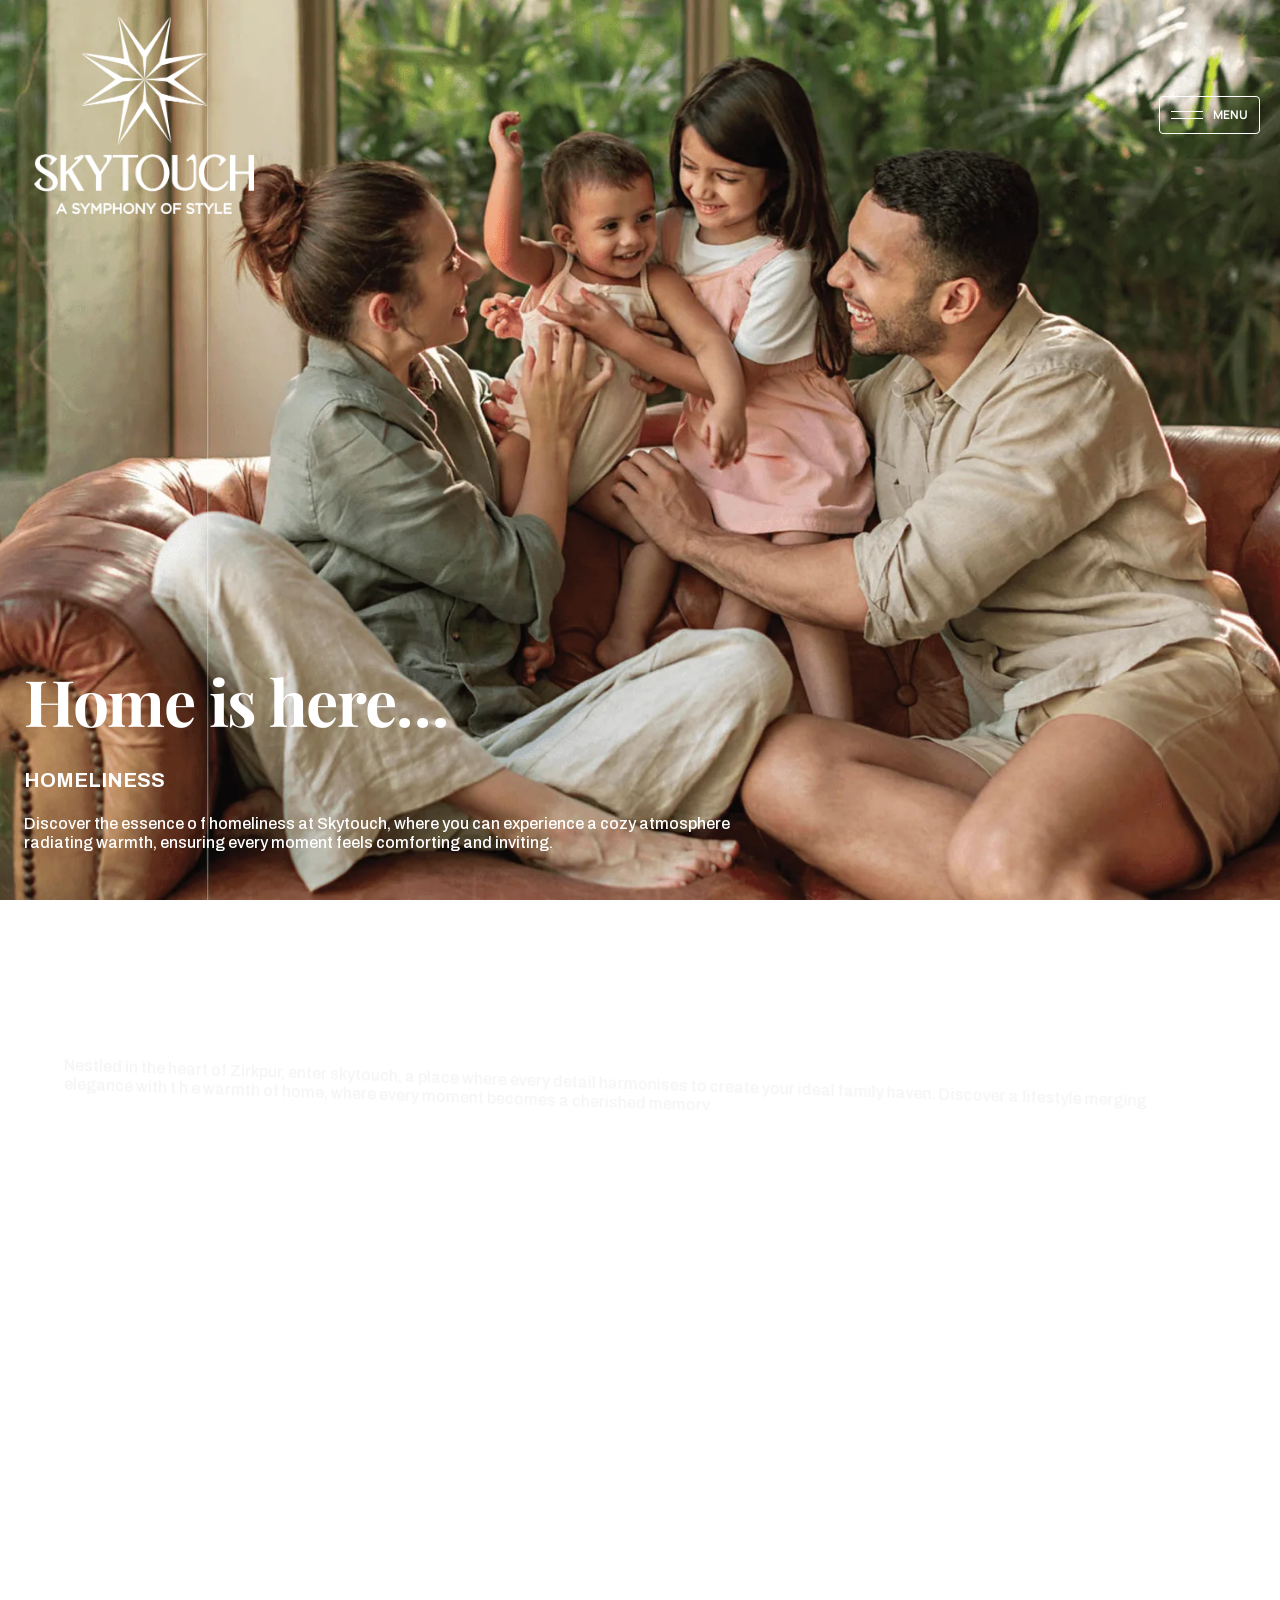
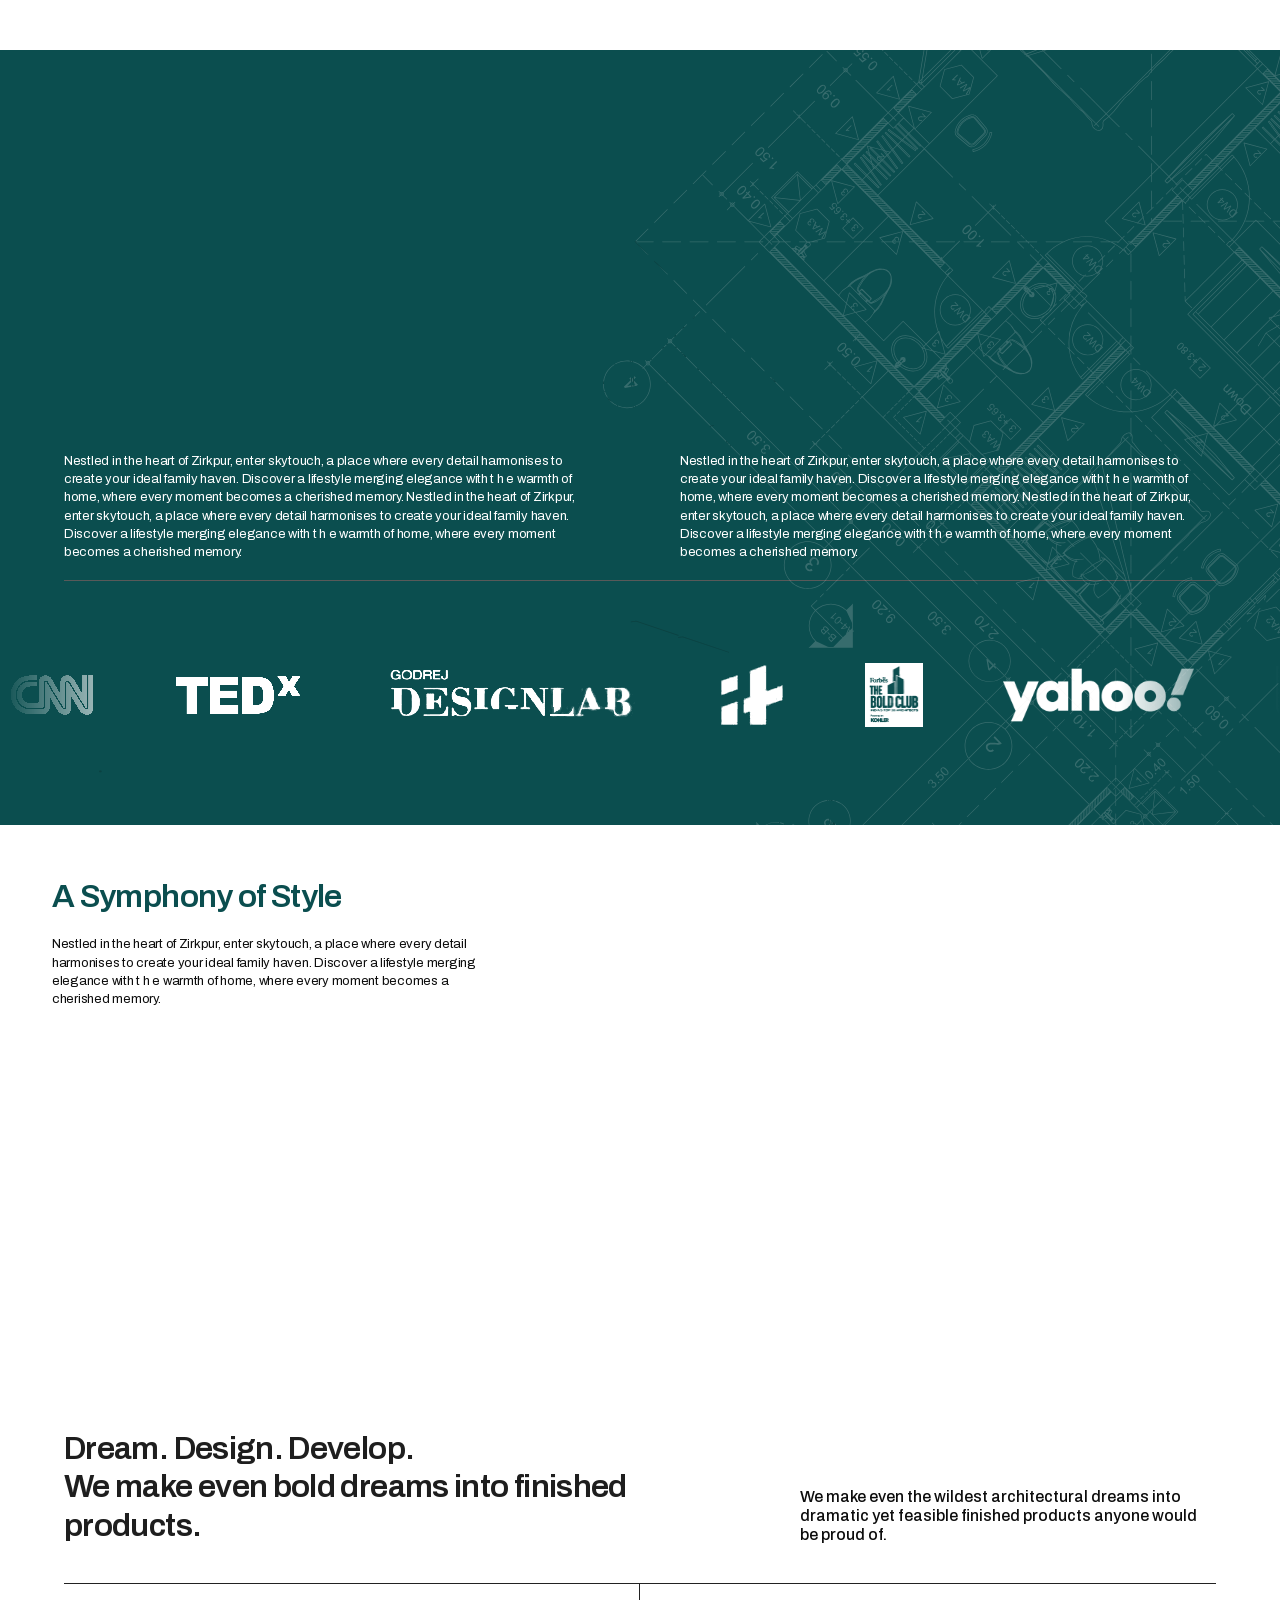
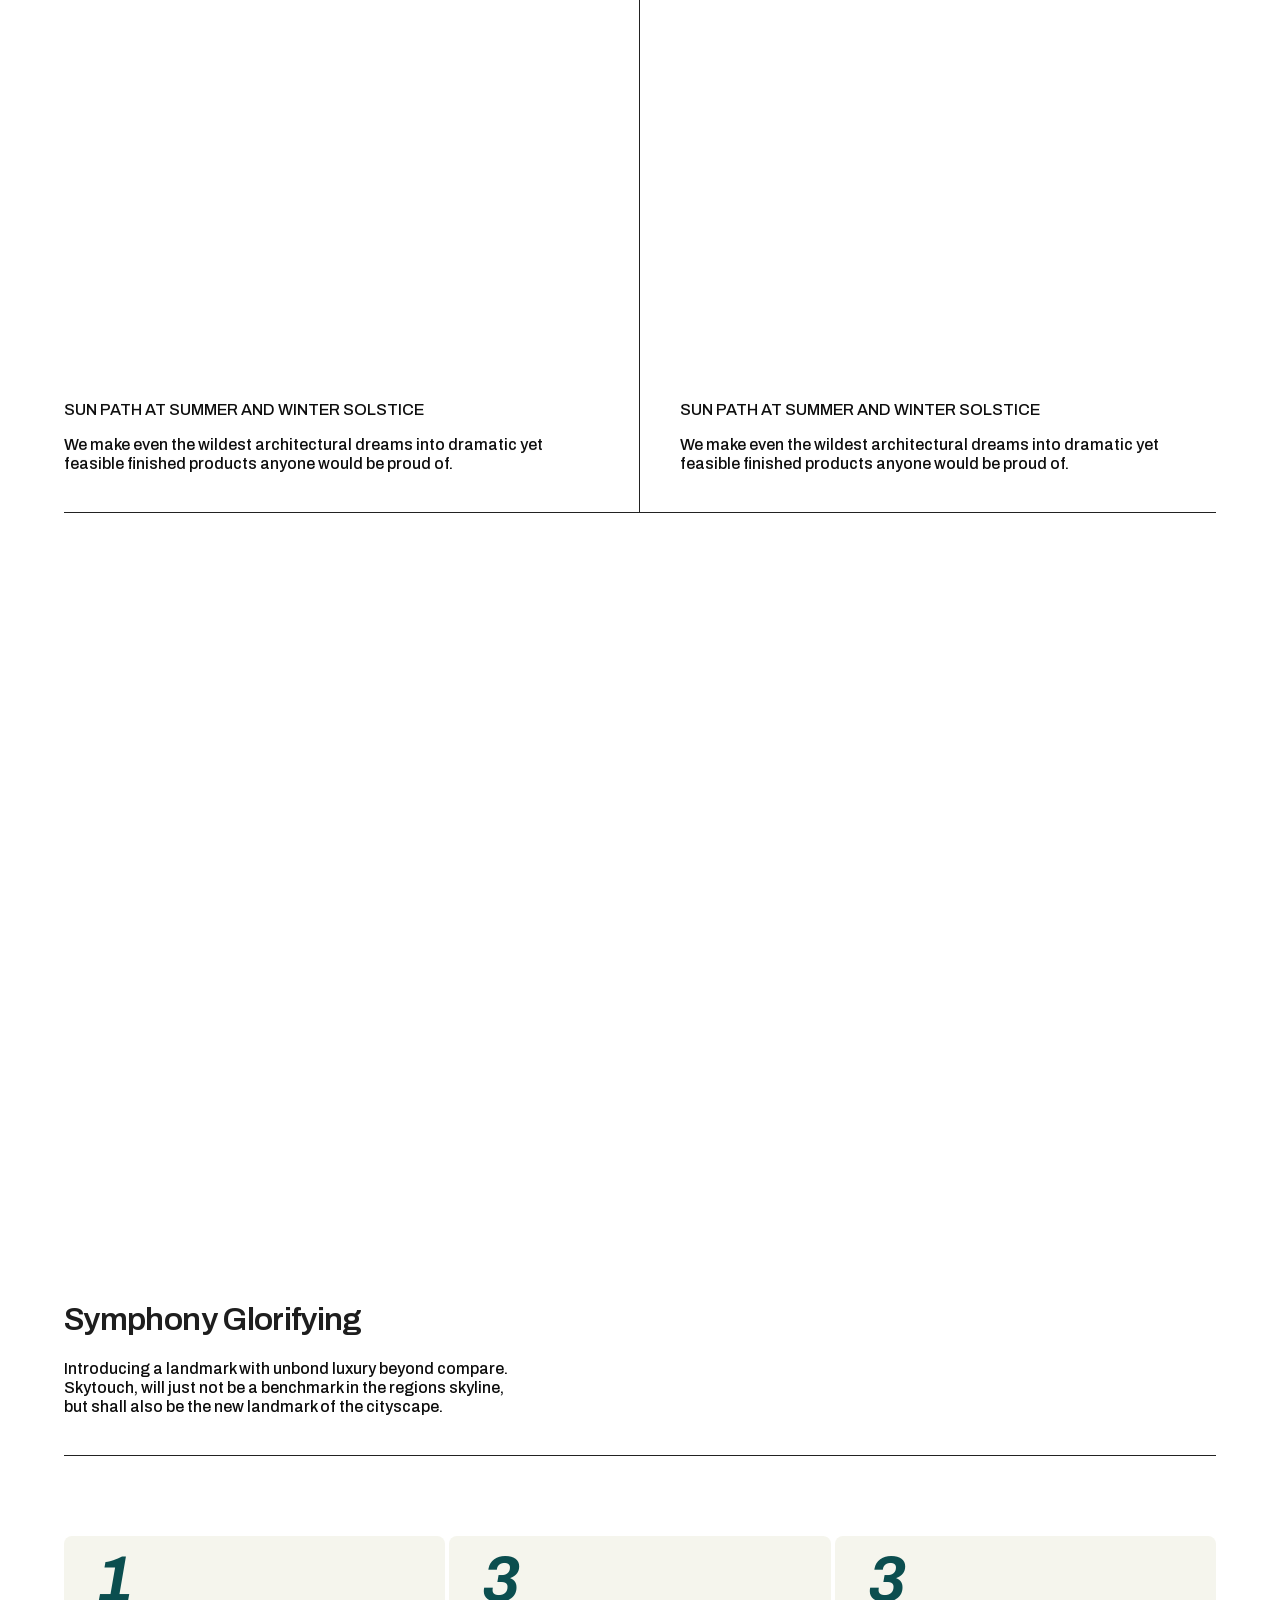
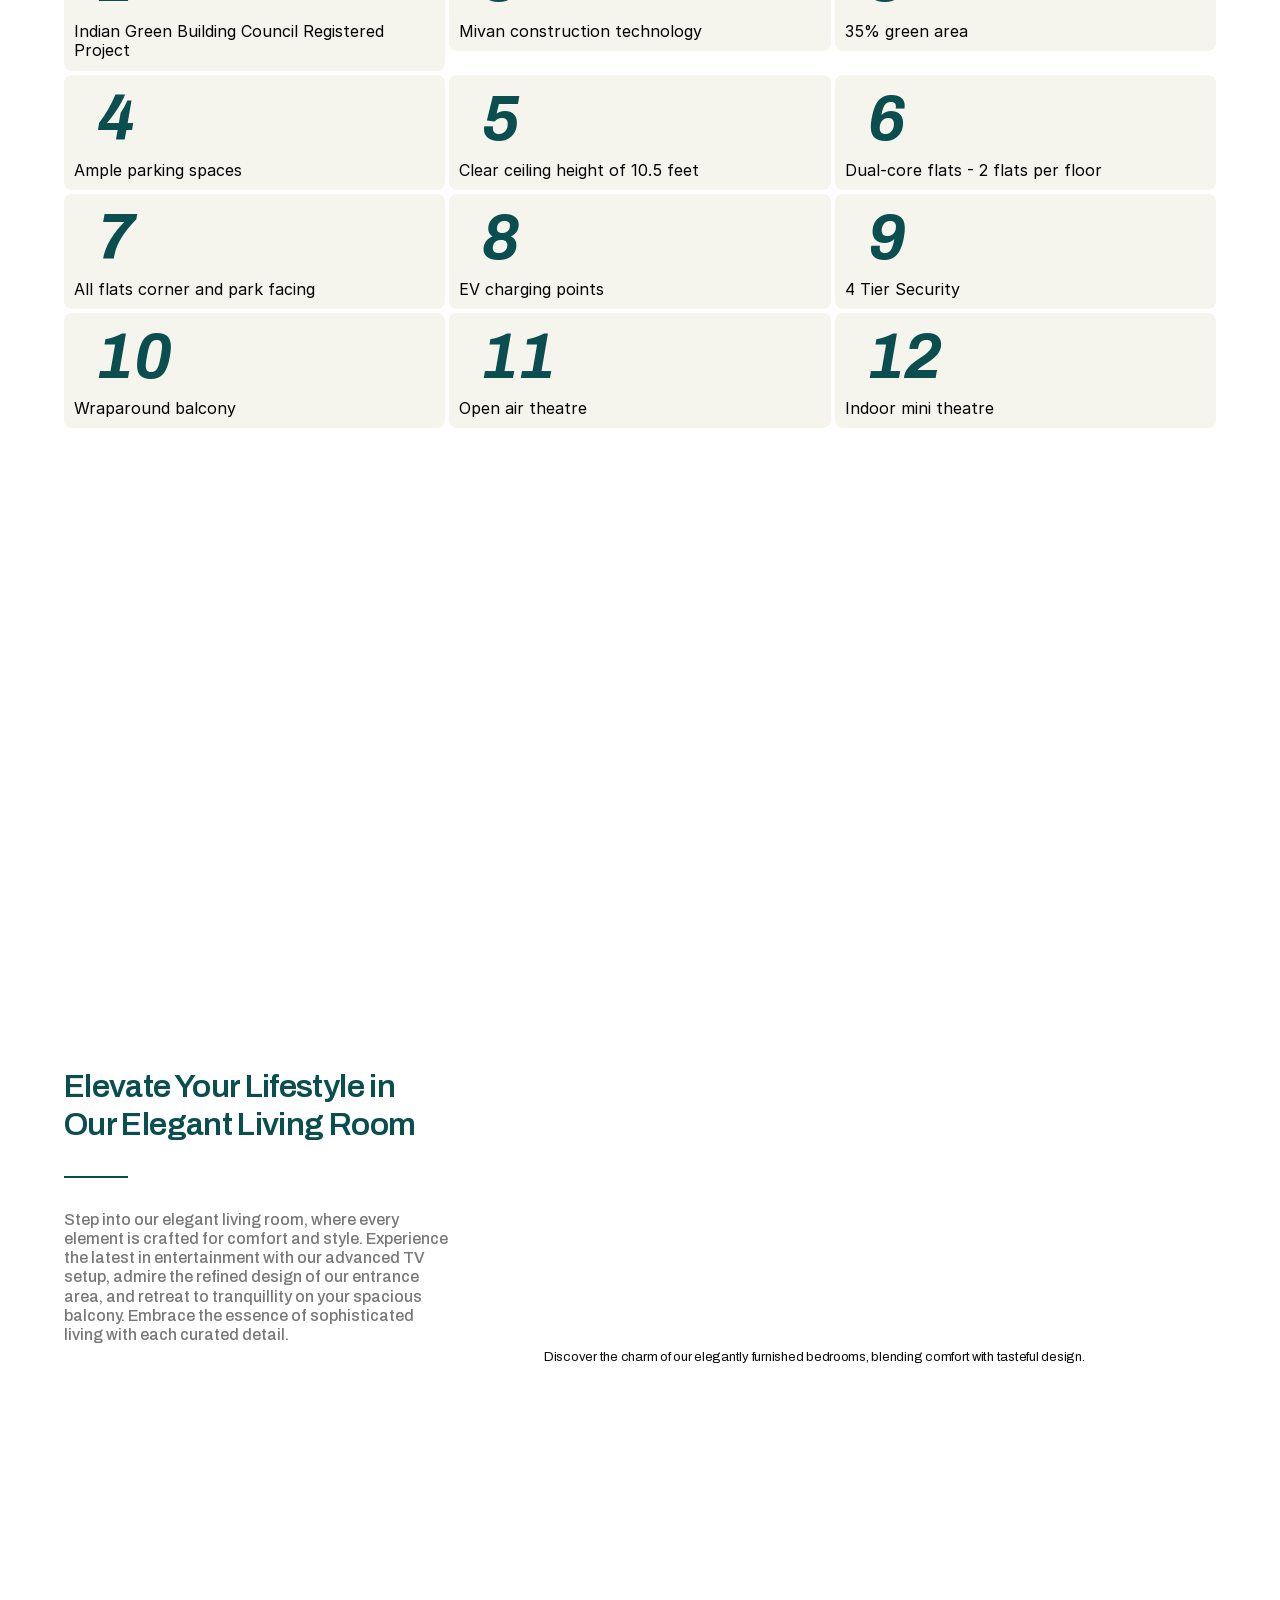
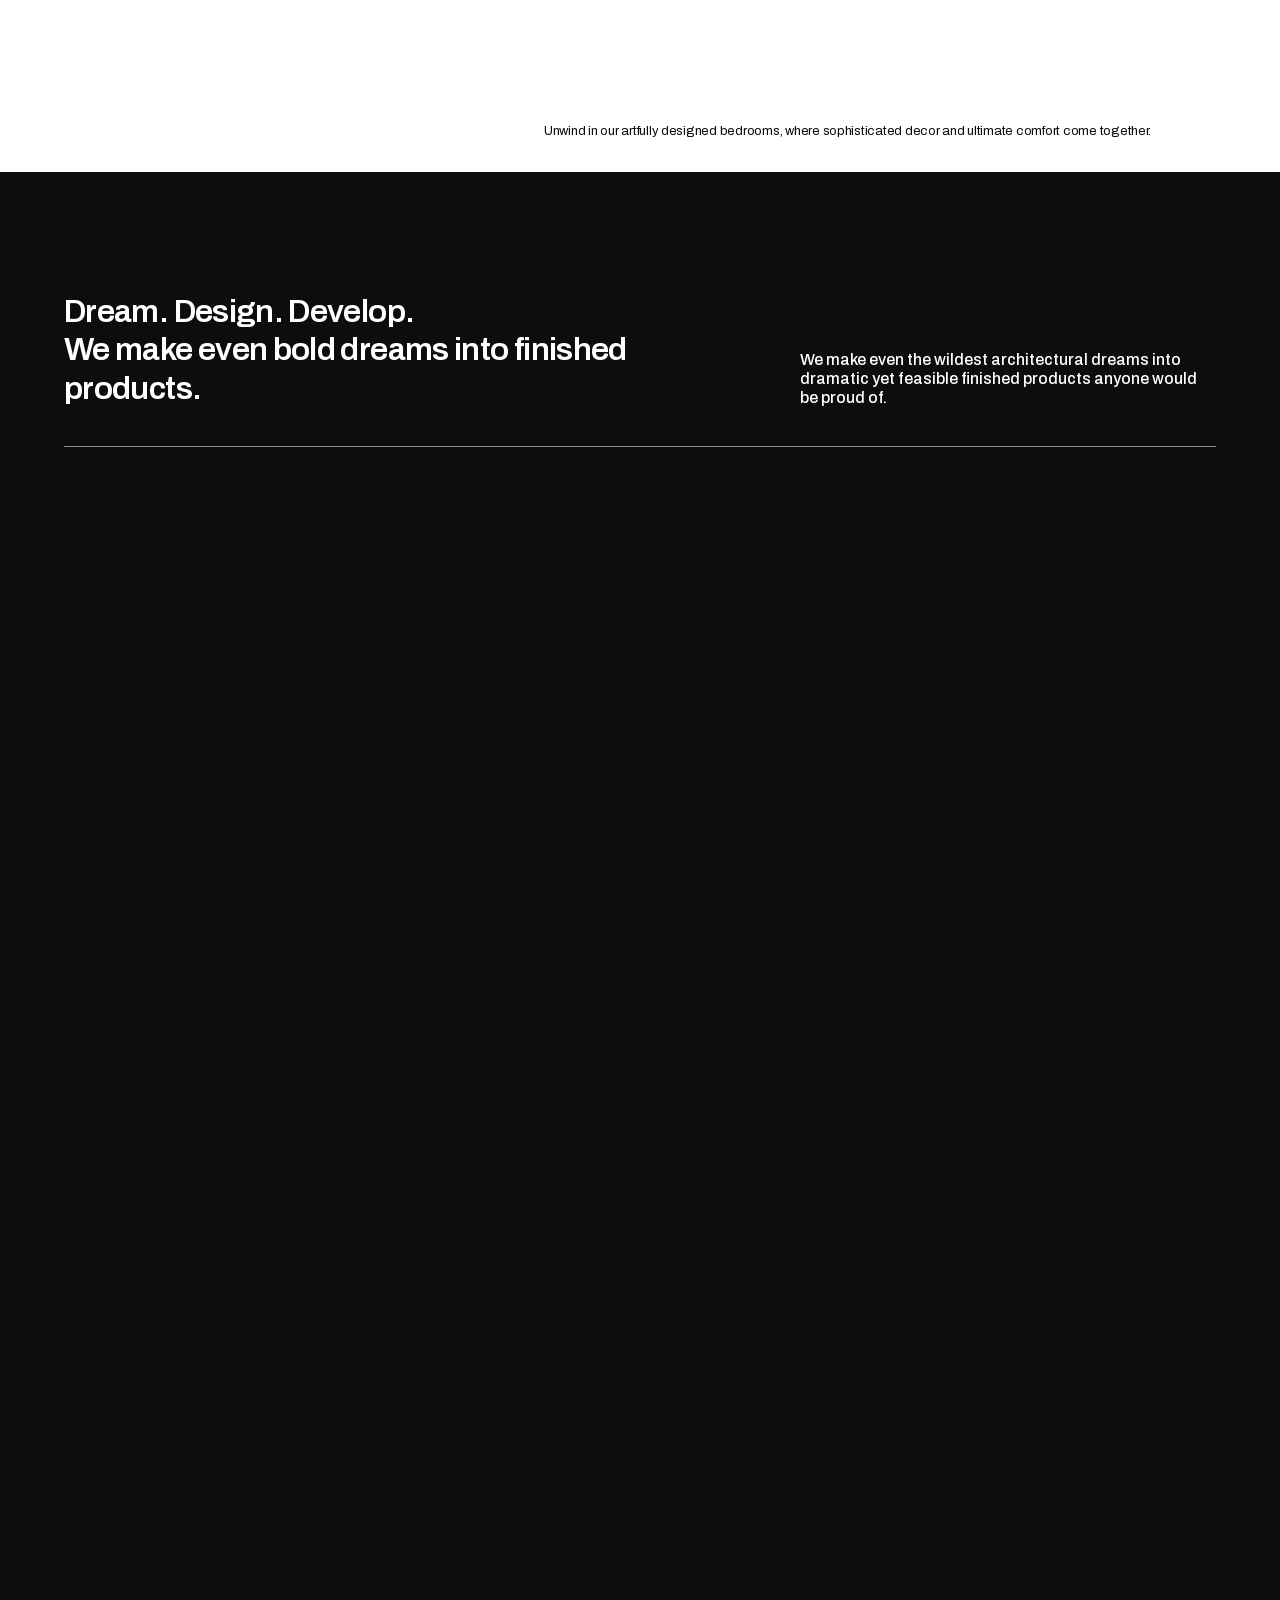
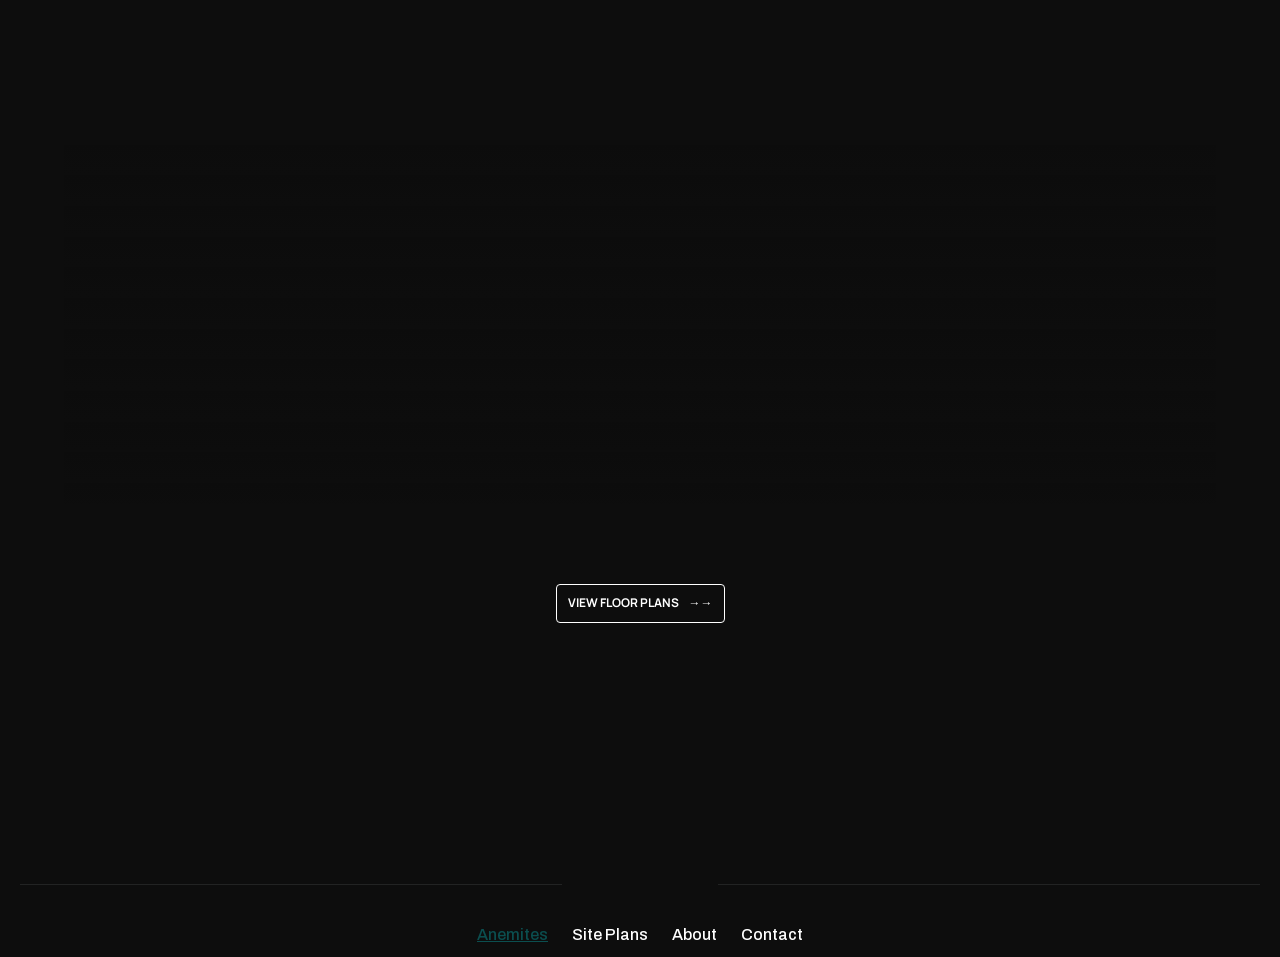
<file: amenites/index.html>
<!DOCTYPE html>
<html class="lenis lenis-smooth"><head>
<base href="../">
<link rel="stylesheet" href="styles.css"><script>(function(){var f=window.fetch;window.fetch=function(u,o){if(typeof u==='string'&&u.includes('.framercms')){return f('assets/cms/'+u.split('/').pop(),o);}return f(u,o);};})();</script>
    <meta charset="utf-8">
    
    
    
    <!-- Start of headStart -->
    
    <!-- End of headStart -->
    <meta name="viewport" content="width=device-width">
    <meta name="generator" content="Framer 400c93f">
    <title>My Framer Site</title>
    <meta name="description" content="Made with Framer">
    <meta name="framer-search-index" content="https://framerusercontent.com/sites/30DtlGAn5wuegJxsF1b4wE/searchIndex-En8he4-n9tKs.json">
    <link href="images-2/image-extra-1.webp" rel="icon" media="(prefers-color-scheme: light)">
    <link href="images-2/image-extra-2.webp" rel="icon" media="(prefers-color-scheme: dark)">
    <link rel="apple-touch-icon" href="images-2/image-extra-3.webp">
    <!-- Open Graph / Facebook -->
    <meta property="og:type" content="website">
    <meta property="og:title" content="My Framer Site">
    <meta property="og:description" content="Made with Framer">
    <!-- Twitter -->
    <meta name="twitter:card" content="summary_large_image">
    <meta name="twitter:title" content="My Framer Site">
    <meta name="twitter:description" content="Made with Framer">
    
    <link href="https://fonts.gstatic.com" rel="preconnect" crossorigin="">
    <meta name="robots" content="max-image-preview:large"><link rel="canonical" href="https://welcome-tribute-075934.framer.app/amenites"><meta property="og:url" content="https://welcome-tribute-075934.framer.app/amenites"><!-- Start of headEnd -->
    
    <!-- End of headEnd -->
</head>
<body data-demoway-document-id="kqc0r6544socdo5f9sh51ivp">
    
    <!-- Start of bodyStart -->
    
    <!-- End of bodyStart -->
    <div id="main" data-framer-hydrate-v2="{&quot;routeId&quot;:&quot;UfieIwuoC&quot;,&quot;localeId&quot;:&quot;default&quot;,&quot;breakpoints&quot;:[{&quot;hash&quot;:&quot;12nbkup&quot;,&quot;mediaQuery&quot;:&quot;(min-width: 1920px)&quot;},{&quot;hash&quot;:&quot;1w06pvp&quot;,&quot;mediaQuery&quot;:&quot;(min-width: 1710px) and (max-width: 1919px)&quot;},{&quot;hash&quot;:&quot;1himlcl&quot;,&quot;mediaQuery&quot;:&quot;(min-width: 1710px) and (max-width: 1709px)&quot;},{&quot;hash&quot;:&quot;1rx9pan&quot;,&quot;mediaQuery&quot;:&quot;(min-width: 1100px) and (max-width: 1709px)&quot;},{&quot;hash&quot;:&quot;1utulfr&quot;,&quot;mediaQuery&quot;:&quot;(min-width: 810px) and (max-width: 1099px)&quot;},{&quot;hash&quot;:&quot;18gxr00&quot;,&quot;mediaQuery&quot;:&quot;(max-width: 809px)&quot;}]}" data-framer-ssr-released-at="2025-03-28T12:13:16.808Z" data-framer-page-optimized-at="2025-04-03T03:53:46.823Z"><!--$--><div data-framer-root="" class="framer-WAQzy framer-bo8kY framer-CJhat framer-8UNaN framer-wfjnI framer-Jz2uV framer-nWY6K framer-1w06pvp" style="min-height:100vh;width:auto"><div class="framer-g920j6-container"><!--$--><!--/$--></div><div class="framer-1uo5j8i-container" style="opacity:1;transform:none"><div class="ssr-variant hidden-18gxr00"><div class="framer-74wzn framer-CJhat framer-nWY6K framer-kjmhox framer-v-kjmhox" data-framer-name="Dark" style="background-color: rgba(0, 0, 0, 0); width: 100%; opacity: 1;"><div class="framer-1ad2nlu" style="opacity: 1;"><div class="framer-z5thji" style="opacity: 1;"><div class="framer-7howmw-container" style="opacity: 1;"><!--$--><div class="framer-KwdyM framer-74lhbs framer-v-74lhbs" data-border="true" data-framer-name="Variant 1" data-highlight="true" style="--border-bottom-width: 1px; --border-color: rgb(255, 255, 255); --border-left-width: 1px; --border-right-width: 1px; --border-style: solid; --border-top-width: 1px; background-color: rgba(0, 0, 0, 0); border-radius: 4px; opacity: 1;" tabindex="0"><div class="framer-liezp7" style="opacity: 1;"><div class="framer-8iu8cv" style="background-color: rgb(255, 255, 255); transform: none; opacity: 1;"></div><div class="framer-1ib4ndc" style="background-color: rgb(255, 255, 255); transform: none; opacity: 1;"></div></div><div class="framer-1ino5r0" data-framer-name="Menu" style="outline: none; display: flex; flex-direction: column; justify-content: flex-start; flex-shrink: 0; --extracted-r6o4lv: rgb(255, 255, 255); --framer-paragraph-spacing: 0px; transform: none; opacity: 1;" data-framer-component-type="RichTextContainer"><p style="--font-selector:R0Y7TWFucm9wZS03MDA=;--framer-font-family:&quot;Manrope&quot;, &quot;Manrope Placeholder&quot;, sans-serif;--framer-font-size:12px;--framer-font-weight:700;--framer-text-color:var(--extracted-r6o4lv, rgb(255, 255, 255));--framer-text-transform:uppercase" class="framer-text">Menu</p></div></div><!--/$--></div><!--$--><a class="framer-us0e8g framer-145eilx" href="./" style="opacity: 1;"><div style="position:absolute;border-radius:inherit;top:0;right:0;bottom:0;left:0" data-framer-background-image-wrapper="true"><img decoding="async" sizes="calc(max(max(100vw, 1px) - 40px, 1px) * 0.08)" srcset="images-1/dark-2.webp 512w,images-1/dark-1.webp 1024w,images-1/dark-3.webp 2048w,images-1/dark-4.webp 2359w" src="images-1/dark-4.webp" alt="" style="display:block;width:100%;height:100%;border-radius:inherit;object-position:center;object-fit:contain"></div></a><!--/$--><div class="framer-m02zmp-container" style="opacity: 1;"><!--$--><a class="framer-pLXyD framer-1rty510 framer-v-1rty510 framer-rnd22x" data-border="true" data-framer-name="Variant 1" style="--border-bottom-width: 1px; --border-color: rgb(255, 255, 255); --border-left-width: 1px; --border-right-width: 1px; --border-style: solid; --border-top-width: 1px; background-color: rgba(0, 0, 0, 0); border-radius: 4px; opacity: 1;"><div class="framer-wny5kk" data-framer-name="Inquire" style="outline: none; display: flex; flex-direction: column; justify-content: flex-start; flex-shrink: 0; --extracted-r6o4lv: rgb(255, 255, 255); --framer-paragraph-spacing: 0px; transform: none; opacity: 1;" data-framer-component-type="RichTextContainer"><p style="--font-selector:R0Y7TWFucm9wZS03MDA=;--framer-font-family:&quot;Manrope&quot;, &quot;Manrope Placeholder&quot;, sans-serif;--framer-font-size:12px;--framer-font-weight:700;--framer-text-color:var(--extracted-r6o4lv, rgb(255, 255, 255));--framer-text-transform:uppercase" class="framer-text">Inquire</p></div><div class="framer-823kvm" data-framer-name="→→" style="outline: none; display: flex; flex-direction: column; justify-content: flex-start; flex-shrink: 0; --extracted-r6o4lv: rgb(255, 255, 255); --framer-paragraph-spacing: 0px; transform: none; opacity: 1;" data-framer-component-type="RichTextContainer"><p style="--font-selector:R0Y7TWFucm9wZS03MDA=;--framer-font-family:&quot;Manrope&quot;, &quot;Manrope Placeholder&quot;, sans-serif;--framer-font-size:12px;--framer-font-weight:700;--framer-text-color:var(--extracted-r6o4lv, rgb(255, 255, 255));--framer-text-transform:uppercase" class="framer-text">→→</p></div></a><!--/$--></div></div></div></div></div></div><div class="framer-14ndkgn" data-framer-name="Hero Section"><div style="position:absolute;border-radius:inherit;top:0;right:0;bottom:0;left:0" data-framer-background-image-wrapper="true"><img decoding="async" sizes="100vw" srcset="images-2/home-is-here-6.webp 512w,images-2/home-is-here-7.webp 1024w,images-2/home-is-here-8.webp 2048w,images-2/home-is-here-5.webp 2277w" src="images-2/home-is-here-5.webp" alt="" style="display:block;width:100%;height:100%;border-radius:inherit;object-position:center;object-fit:cover"></div><div class="framer-mecl8u" data-framer-appear-id="mecl8u" data-framer-name="A Real Estate Company" style="outline:none;display:flex;flex-direction:column;justify-content:flex-start;opacity:0.001;flex-shrink:0;will-change:transform;transform:translateX(-120px)" data-framer-component-type="RichTextContainer"><h1 class="framer-text framer-styles-preset-iihqm2" data-styles-preset="UwuILNsI4" style="--framer-text-alignment:left;--framer-text-color:var(--token-2bc53f59-f9af-4b09-bcc7-799838023e91, rgb(255, 255, 255))"><strong class="framer-text">Home is here…</strong></h1></div><div class="framer-15lv6pt" data-framer-name="Frame 163799"><div class="framer-1ese4vz"><div class="framer-1u9ge9j" data-framer-appear-id="1u9ge9j" data-framer-name="Scroll to Learn more ↓" style="outline:none;display:flex;flex-direction:column;justify-content:flex-start;opacity:0.001;flex-shrink:0;will-change:transform;transform:none" data-framer-component-type="RichTextContainer"><h4 class="framer-text framer-styles-preset-993adr" data-styles-preset="wsV_yD2RZ">Homeliness</h4></div><div class="framer-1nz29rs" data-framer-appear-id="1nz29rs" data-framer-name="We believe in more than just buying or selling the properties! Our main objective lies in creating homes and enhancing communities." style="outline:none;display:flex;flex-direction:column;justify-content:flex-start;opacity:0.001;flex-shrink:0;will-change:transform;transform:none" data-framer-component-type="RichTextContainer"><p class="framer-text framer-styles-preset-16akobw" data-styles-preset="ba86n9TKw" style="--framer-text-alignment:left;--framer-text-color:var(--token-2bc53f59-f9af-4b09-bcc7-799838023e91, rgb(255, 255, 255))">Discover the essence o f homeliness at Skytouch, where you can experience a cozy atmosphere radiating warmth, ensuring every moment feels comforting and inviting.</p></div></div></div></div><div class="framer-1ds0mfs" data-framer-name="Section 2" id="2"><div class="framer-1ydacax"><div class="framer-n3ffkv" data-framer-name="About SPS Reality" style="outline:none;display:flex;flex-direction:column;justify-content:flex-start;flex-shrink:0;will-change:transform;opacity:0;transform:translateY(40px) skewY(2deg)" data-framer-component-type="RichTextContainer"><h4 class="framer-text framer-styles-preset-993adr" data-styles-preset="wsV_yD2RZ" style="--framer-text-alignment:left;--framer-text-color:var(--token-98219ba2-46fa-4b26-b2cd-6e4e5a73609e, rgb(13, 13, 13))">Where modern luxury meets serene comfort.</h4></div><div class="framer-ifitml" data-framer-name="We believe in more than just buying or selling the properties! Our main objective lies in creating homes and enhancing communities." style="outline:none;display:flex;flex-direction:column;justify-content:flex-start;flex-shrink:0;will-change:transform;opacity:0;transform:translateY(70px) skewY(2deg)" data-framer-component-type="RichTextContainer"><p class="framer-text framer-styles-preset-16akobw" data-styles-preset="ba86n9TKw">Nestled in the heart of Zirkpur, enter skytouch, a place where every detail harmonises to create your ideal family haven. Discover a lifestyle merging elegance with t h e warmth of home, where every moment becomes a cherished memory.</p></div></div><div class="framer-t4ontv"><div class="ssr-variant hidden-1utulfr hidden-18gxr00"><div class="framer-8r2ph1" data-framer-name="Rectangle" style="will-change:transform;opacity:1;transform:none"><div style="position:absolute;border-radius:inherit;top:0;right:0;bottom:0;left:0" data-framer-background-image-wrapper="true"><img decoding="async" loading="lazy" sizes="max(100vw, 1px)" srcset="images-2/rectangle-10.webp 512w,images-2/rectangle-11.webp 1024w,images-2/rectangle-12-2.webp 2048w,images-3/rectangle-9.png 2944w" src="images-3/rectangle-9.png" alt="" style="display:block;width:100%;height:100%;border-radius:inherit;object-position:center;object-fit:cover"></div></div></div></div></div><div class="framer-vp5e9m" data-framer-name="Section 4" id="section-4"><div class="framer-11tp4bn"><div class="framer-1lm2blv" data-framer-name="LUXURIOUS INTERIOR" style="outline:none;display:flex;flex-direction:column;justify-content:flex-start;flex-shrink:0;will-change:transform;opacity:0;transform:translateY(60px) skewY(2deg)" data-framer-component-type="RichTextContainer"><h1 class="framer-text framer-styles-preset-iihqm2" data-styles-preset="UwuILNsI4">An Architectural</h1><h1 class="framer-text framer-styles-preset-iihqm2" data-styles-preset="UwuILNsI4"><em class="framer-text">Symphony</em></h1></div><div class="framer-7jmg9" data-border="true"><div class="framer-1712w5n" data-framer-name="LUXURIOUS INTERIOR" style="outline:none;display:flex;flex-direction:column;justify-content:flex-start;flex-shrink:0;will-change:transform;opacity:0;transform:translateY(40px) skewY(2deg)" data-framer-component-type="RichTextContainer"><h3 class="framer-text framer-styles-preset-ytrex0" data-styles-preset="fpArKtjoJ" style="--framer-text-alignment:left;--framer-text-color:var(--token-2bc53f59-f9af-4b09-bcc7-799838023e91, rgb(255, 255, 255))">Studio Symbiosis</h3></div><div class="framer-mfnasx"><div class="framer-16pphsh" data-framer-name="We believe in more than just buying or selling the properties! Our main objective lies in creating homes and enhancing communities." style="outline:none;display:flex;flex-direction:column;justify-content:flex-start;flex-shrink:0;transform:none" data-framer-component-type="RichTextContainer"><p class="framer-text framer-styles-preset-hh25i0" data-styles-preset="fu786Clzc" style="--framer-text-color:var(--token-2bc53f59-f9af-4b09-bcc7-799838023e91, rgb(255, 255, 255))">Nestled in the heart of Zirkpur, enter skytouch, a place where every detail harmonises to create your ideal family haven. Discover a lifestyle merging elegance with t h e warmth of home, where every moment becomes a cherished memory. Nestled in the heart of Zirkpur, enter skytouch, a place where every detail harmonises to create your ideal family haven. Discover a lifestyle merging elegance with t h e warmth of home, where every moment becomes a cherished memory.</p></div><div class="framer-r2u4y2" data-framer-name="We believe in more than just buying or selling the properties! Our main objective lies in creating homes and enhancing communities." style="outline:none;display:flex;flex-direction:column;justify-content:flex-start;flex-shrink:0;transform:none" data-framer-component-type="RichTextContainer"><p class="framer-text framer-styles-preset-hh25i0" data-styles-preset="fu786Clzc" style="--framer-text-color:var(--token-2bc53f59-f9af-4b09-bcc7-799838023e91, rgb(255, 255, 255))">Nestled in the heart of Zirkpur, enter skytouch, a place where every detail harmonises to create your ideal family haven. Discover a lifestyle merging elegance with t h e warmth of home, where every moment becomes a cherished memory. Nestled in the heart of Zirkpur, enter skytouch, a place where every detail harmonises to create your ideal family haven. Discover a lifestyle merging elegance with t h e warmth of home, where every moment becomes a cherished memory.</p></div></div></div></div><div class="framer-1phmnwt-container"><!--$--><section style="display:flex;width:100%;height:100%;max-width:100%;max-height:100%;place-items:center;margin:0;padding:10px;list-style-type:none;text-indent:none;opacity:0;-webkit-mask-image:linear-gradient(to right, rgba(0, 0, 0, 0) 0%, rgba(0, 0, 0, 1) 12.5%, rgba(0, 0, 0, 1) 87.5%, rgba(0, 0, 0, 0) 100%);-moz-mask-image:linear-gradient(to right, rgba(0, 0, 0, 0) 0%, rgba(0, 0, 0, 1) 12.5%, rgba(0, 0, 0, 1) 87.5%, rgba(0, 0, 0, 0) 100%);mask-image:linear-gradient(to right, rgba(0, 0, 0, 0) 0%, rgba(0, 0, 0, 1) 12.5%, rgba(0, 0, 0, 1) 87.5%, rgba(0, 0, 0, 0) 100%);overflow:hidden"><ul style="display:flex;width:100%;height:100%;max-width:100%;max-height:100%;place-items:center;margin:0;padding:0;list-style-type:none;text-indent:none;gap:80px;position:relative;flex-direction:row;will-change:transform;transform:translateX(-0px)"><li><div class="framer-1p1ni2z" data-framer-name="5842ab75a6515b1e0ad75b0b" style="flex-shrink:0"><div style="position:absolute;border-radius:inherit;top:0;right:0;bottom:0;left:0" data-framer-background-image-wrapper="true"><img decoding="async" src="images-1/5842ab75a6515b1e0ad75b0b-13.webp" alt="" style="display:block;width:100%;height:100%;border-radius:inherit;object-position:center;object-fit:cover"></div></div></li><li><div class="framer-1o72fde" data-framer-name="Image" style="flex-shrink:0"><div style="position:absolute;border-radius:inherit;top:0;right:0;bottom:0;left:0" data-framer-background-image-wrapper="true"><img decoding="async" src="images-2/image-14.webp" alt="" style="display:block;width:100%;height:100%;border-radius:inherit;object-position:center;object-fit:cover"></div></div></li><li><div class="framer-1j8zn9d" data-framer-name="Image-3 1" style="flex-shrink:0"><div style="position:absolute;border-radius:inherit;top:0;right:0;bottom:0;left:0" data-framer-background-image-wrapper="true"><img decoding="async" src="images-2/image-3-1-15.webp" alt="" style="display:block;width:100%;height:100%;border-radius:inherit;object-position:center;object-fit:cover"></div></div></li><li><div class="framer-x58mg8" data-framer-name="Image-5 1" style="flex-shrink:0"><div style="position:absolute;border-radius:inherit;top:0;right:0;bottom:0;left:0" data-framer-background-image-wrapper="true"><img decoding="async" src="images-2/image-5-1-16.webp" alt="" style="display:block;width:100%;height:100%;border-radius:inherit;object-position:center;object-fit:cover"></div></div></li><li><div class="framer-1ktis51" data-framer-name="image 24" style="flex-shrink:0"><div style="position:absolute;border-radius:inherit;top:0;right:0;bottom:0;left:0" data-framer-background-image-wrapper="true"><img decoding="async" sizes="58px" srcset="images-2/image-24-17.webp 930w,images-2/image-24-18.webp 1318w" src="images-2/image-24-18.webp" alt="" style="display:block;width:100%;height:100%;border-radius:inherit;object-position:center;object-fit:cover"></div></div></li><li><div class="framer-12rtt17" data-framer-name="yahoo 1" style="flex-shrink:0"><div style="position:absolute;border-radius:inherit;top:0;right:0;bottom:0;left:0" data-framer-background-image-wrapper="true"><img decoding="async" sizes="191px" srcset="images-3/yahoo-1-19.webp 512w,images-3/yahoo-1-20.webp 1024w,images-3/yahoo-1-21.webp 1412w" src="images-3/yahoo-1-21.webp" alt="" style="display:block;width:100%;height:100%;border-radius:inherit;object-position:center;object-fit:fill"></div></div></li><li><div class="framer-17z4jhp" data-framer-name="image 25" style="flex-shrink:0"><div style="position:absolute;border-radius:inherit;top:0;right:0;bottom:0;left:0" data-framer-background-image-wrapper="true"><img decoding="async" sizes="106px" srcset="images-2/image-25-22.webp 512w,images-2/image-25-23.webp 1024w,images-2/image-25-24.webp 1570w" src="images-2/image-25-24.webp" alt="" style="display:block;width:100%;height:100%;border-radius:inherit;object-position:center;object-fit:cover"></div></div></li></ul></section><!--/$--></div><div class="framer-12ebzqd" style="will-change:transform;opacity:0.2;transform:none"><div style="position:absolute;border-radius:inherit;top:0;right:0;bottom:0;left:0" data-framer-background-image-wrapper="true"><img decoding="async" loading="lazy" sizes="100vw" srcset="images-1/an-architectural-25.svg 512w,images-1/an-architectural-25.svg 1024w,images-1/an-architectural-25.svg 1600w" src="images-1/an-architectural-25.svg" alt="" style="display:block;width:100%;height:100%;border-radius:inherit;object-position:center;object-fit:cover"></div></div></div><div class="framer-5lqtgk" data-framer-name="Section 5" id="section-5"><div class="ssr-variant hidden-18gxr00"><div class="framer-xg5jc7" data-framer-name="File" style="will-change: transform; opacity: 1; transform: translateY(40px);"><div style="position:absolute;border-radius:inherit;top:0;right:0;bottom:0;left:0" data-framer-background-image-wrapper="true"><img decoding="async" loading="lazy" sizes="max(100vw, 1px)" srcset="images-1/file-29.webp 512w,images-1/file-28.webp 1024w,images-1/file-30.webp 2048w,images-1/file-31.webp 3568w" src="images-1/file-28.webp" alt="" style="display:block;width:100%;height:100%;border-radius:inherit;object-position:center;object-fit:cover"></div></div></div><div class="framer-mj7rea"><div class="framer-12o7qaa" data-framer-name="LUXURIOUS INTERIOR" style="outline:none;display:flex;flex-direction:column;justify-content:flex-start;flex-shrink:0;transform:none" data-framer-component-type="RichTextContainer"><h3 class="framer-text framer-styles-preset-ytrex0" data-styles-preset="fpArKtjoJ" style="--framer-text-alignment:left;--framer-text-color:var(--token-2a10b529-74fd-4d8b-9ac2-59802b99e4ff, rgb(11, 78, 79))">A Symphony of Style</h3></div><div class="framer-vc5lyq" data-framer-name="We believe in more than just buying or selling the properties! Our main objective lies in creating homes and enhancing communities." style="outline:none;display:flex;flex-direction:column;justify-content:flex-start;flex-shrink:0;transform:none" data-framer-component-type="RichTextContainer"><p class="framer-text framer-styles-preset-hh25i0" data-styles-preset="fu786Clzc" style="--framer-text-alignment:left;--framer-text-color:var(--token-98219ba2-46fa-4b26-b2cd-6e4e5a73609e, rgb(13, 13, 13))">Nestled in the heart of Zirkpur, enter skytouch, a place where every detail harmonises to create your ideal family haven. Discover a lifestyle merging elegance with t h e warmth of home, where every moment becomes a cherished memory. </p></div></div></div><div class="framer-1c2ssen" data-framer-name="Section 6" id="section-6"><div class="framer-1ygcgxw" data-border="true"><div class="framer-1grkdmp" style="outline:none;display:flex;flex-direction:column;justify-content:flex-start;flex-shrink:0;transform:none" data-framer-component-type="RichTextContainer"><h3 class="framer-text framer-styles-preset-ytrex0" data-styles-preset="fpArKtjoJ" style="--framer-text-alignment:left">Dream. Design. Develop.<br class="framer-text">We make even bold dreams into finished products.</h3></div><div class="framer-1b4qib" style="outline:none;display:flex;flex-direction:column;justify-content:flex-start;flex-shrink:0;transform:none" data-framer-component-type="RichTextContainer"><p class="framer-text framer-styles-preset-16akobw" data-styles-preset="ba86n9TKw" style="--framer-text-alignment:left;--framer-text-color:var(--token-98219ba2-46fa-4b26-b2cd-6e4e5a73609e, rgb(13, 13, 13))">We make even the wildest architectural dreams into dramatic yet feasible finished products anyone would be proud of.</p></div></div><div class="framer-b7lf4q" data-border="true"><div class="framer-1d4xzhd" data-border="true"><div class="ssr-variant hidden-1utulfr hidden-18gxr00"><div class="framer-q4kif7" data-framer-name="Rectangle" style="will-change: transform; opacity: 0; transform: translateY(40px) skewY(2deg);"><div style="position:absolute;border-radius:inherit;top:0;right:0;bottom:0;left:0" data-framer-background-image-wrapper="true"><img decoding="async" loading="lazy" sizes="calc(max((100vw - 128px) / 2, 1px) - 40px)" srcset="images-3/rectangle-33-2.webp 512w,images-3/rectangle-34-2.webp 1024w,images-3/rectangle-32-2.webp 1534w" src="images-3/rectangle-32-2.webp" alt="" style="display:block;width:100%;height:100%;border-radius:inherit;object-position:center;object-fit:cover"></div></div></div><div class="framer-henunl" style="will-change: transform; opacity: 0; transform: translateY(40px) skewY(2deg);"><div class="framer-17irw0a" style="outline:none;display:flex;flex-direction:column;justify-content:flex-start;flex-shrink:0;transform:none" data-framer-component-type="RichTextContainer"><p class="framer-text framer-styles-preset-16akobw" data-styles-preset="ba86n9TKw" style="--framer-text-color:var(--token-98219ba2-46fa-4b26-b2cd-6e4e5a73609e, rgb(13, 13, 13))">SUN PATH AT SUMMER AND WINTER SOLSTICE</p></div><div class="framer-1mseon1" style="outline:none;display:flex;flex-direction:column;justify-content:flex-start;flex-shrink:0;transform:none" data-framer-component-type="RichTextContainer"><p class="framer-text framer-styles-preset-16akobw" data-styles-preset="ba86n9TKw" style="--framer-text-alignment:left;--framer-text-color:var(--token-98219ba2-46fa-4b26-b2cd-6e4e5a73609e, rgb(13, 13, 13))">We make even the wildest architectural dreams into dramatic yet feasible finished products anyone would be proud of.</p></div></div></div><div class="framer-yxcpfo"><div class="ssr-variant hidden-1utulfr hidden-18gxr00"><div class="framer-16v2pmk" data-framer-name="Rectangle" style="will-change: transform; opacity: 0; transform: translateY(60px) skewY(2deg);"><div style="position:absolute;border-radius:inherit;top:0;right:0;bottom:0;left:0" data-framer-background-image-wrapper="true"><img decoding="async" loading="lazy" sizes="calc(max((100vw - 128px) / 2, 1px) - 40px)" srcset="images-3/rectangle-36.webp 512w,images-3/rectangle-37.webp 1024w,images-3/rectangle-35-2.webp 1484w" src="images-3/rectangle-35-2.webp" alt="" style="display:block;width:100%;height:100%;border-radius:inherit;object-position:center;object-fit:cover"></div></div></div><div class="framer-yueh1" style="will-change: transform; opacity: 0; transform: translateY(60px) skewY(2deg);"><div class="framer-1omybc4" style="outline:none;display:flex;flex-direction:column;justify-content:flex-start;flex-shrink:0;transform:none" data-framer-component-type="RichTextContainer"><p class="framer-text framer-styles-preset-16akobw" data-styles-preset="ba86n9TKw" style="--framer-text-color:var(--token-98219ba2-46fa-4b26-b2cd-6e4e5a73609e, rgb(13, 13, 13))">SUN PATH AT SUMMER AND WINTER SOLSTICE</p></div><div class="framer-akqib7" style="outline:none;display:flex;flex-direction:column;justify-content:flex-start;flex-shrink:0;transform:none" data-framer-component-type="RichTextContainer"><p class="framer-text framer-styles-preset-16akobw" data-styles-preset="ba86n9TKw" style="--framer-text-alignment:left;--framer-text-color:var(--token-98219ba2-46fa-4b26-b2cd-6e4e5a73609e, rgb(13, 13, 13))">We make even the wildest architectural dreams into dramatic yet feasible finished products anyone would be proud of.</p></div></div></div></div><div class="framer-ztrk67"><div class="framer-ofkydq"><div class="ssr-variant hidden-1utulfr hidden-18gxr00"><div class="framer-1imcmrd" data-framer-name="File" style="will-change:transform;opacity:1;transform:none"><div style="position:absolute;border-radius:inherit;top:0;right:0;bottom:0;left:0" data-framer-background-image-wrapper="true"><img decoding="async" loading="lazy" sizes="max(100vw - 128px, 1px)" srcset="images-1/file-39-2.webp 512w,images-1/file-38-2.webp 1024w,images-1/file-40-2.webp 2048w,images-1/file-41.webp 3558w" src="images-1/file-38-2.webp" alt="" style="display:block;width:100%;height:100%;border-radius:inherit;object-position:center;object-fit:cover"></div></div></div></div></div><div class="framer-6zj7bt" data-border="true"><div class="framer-w6hmhy" style="outline:none;display:flex;flex-direction:column;justify-content:flex-start;flex-shrink:0;transform:none" data-framer-component-type="RichTextContainer"><h3 class="framer-text framer-styles-preset-ytrex0" data-styles-preset="fpArKtjoJ" style="--framer-text-alignment:left">Symphony Glorifying</h3></div><div class="framer-19bx7ke" style="outline:none;display:flex;flex-direction:column;justify-content:flex-start;flex-shrink:0;transform:none" data-framer-component-type="RichTextContainer"><p class="framer-text framer-styles-preset-16akobw" data-styles-preset="ba86n9TKw" style="--framer-text-alignment:left;--framer-text-color:var(--token-98219ba2-46fa-4b26-b2cd-6e4e5a73609e, rgb(13, 13, 13))">Introducing a landmark with unbond luxury beyond compare. Skytouch, will just not be a benchmark in the regions skyline, but shall also be the new landmark of the cityscape.</p></div></div><div class="framer-10duq0f"><div class="ssr-variant hidden-1rx9pan hidden-1utulfr hidden-18gxr00"><div class="framer-1f9m3g7-container"><div class="framer-vixM6 framer-CmE2A framer-vopczg framer-v-vopczg" data-framer-name="Variant 1" style="background-color: rgb(245, 245, 237); border-radius: 8px; width: 100%; opacity: 1;"><div class="framer-jd3tyg" style="opacity: 1;"><div class="framer-jkp57a" data-framer-name="image" style="opacity: 1;"><div style="position:absolute;border-radius:inherit;top:0;right:0;bottom:0;left:0" data-framer-background-image-wrapper="true"><img decoding="async" loading="lazy" src="images-2/image-36.webp" alt="" style="display:block;width:100%;height:100%;border-radius:inherit;object-position:center;object-fit:cover"></div></div><div class="framer-16gljoe" style="outline: none; display: flex; flex-direction: column; justify-content: center; flex-shrink: 0; --extracted-1of0zx5: var(--token-2a10b529-74fd-4d8b-9ac2-59802b99e4ff, rgb(11, 78, 79)); --framer-link-text-color: rgb(0, 153, 255); --framer-link-text-decoration: underline; transform: none; opacity: 1;" data-framer-component-type="RichTextContainer"><h2 class="framer-text framer-styles-preset-tnio17" data-styles-preset="O7SKkdAV8" style="--framer-text-alignment:left;--framer-text-color:var(--extracted-1of0zx5, var(--token-2a10b529-74fd-4d8b-9ac2-59802b99e4ff, rgb(11, 78, 79)))"><em class="framer-text">1</em></h2></div></div><div class="framer-13ss67h" style="outline: none; display: flex; flex-direction: column; justify-content: flex-start; flex-shrink: 0; --framer-link-text-color: rgb(0, 153, 255); --framer-link-text-decoration: underline; transform: none; opacity: 1;" data-framer-component-type="RichTextContainer"><p class="framer-text">Indian Green Building Council Registered Project</p></div><div class="framer-1440t5p" style="background-color:var(--token-98219ba2-46fa-4b26-b2cd-6e4e5a73609e, rgb(13, 13, 13));border-bottom-left-radius:1000px;border-bottom-right-radius:1000px;border-top-left-radius:1000px;border-top-right-radius:1000px;opacity:0;transform:translateY(-50%)"></div></div></div></div><div class="ssr-variant hidden-1rx9pan hidden-1utulfr hidden-18gxr00"><div class="framer-6ftqa7-container"><div class="framer-vixM6 framer-CmE2A framer-vopczg framer-v-vopczg" data-framer-name="Variant 1" style="background-color: rgb(245, 245, 237); border-radius: 8px; width: 100%; opacity: 1;"><div class="framer-jd3tyg" style="opacity: 1;"><div class="framer-jkp57a" data-framer-name="image" style="opacity: 1;"><div style="position:absolute;border-radius:inherit;top:0;right:0;bottom:0;left:0" data-framer-background-image-wrapper="true"><img decoding="async" loading="lazy" src="images-2/image-36.webp" alt="" style="display:block;width:100%;height:100%;border-radius:inherit;object-position:center;object-fit:cover"></div></div><div class="framer-16gljoe" style="outline: none; display: flex; flex-direction: column; justify-content: center; flex-shrink: 0; --extracted-1of0zx5: var(--token-2a10b529-74fd-4d8b-9ac2-59802b99e4ff, rgb(11, 78, 79)); --framer-link-text-color: rgb(0, 153, 255); --framer-link-text-decoration: underline; transform: none; opacity: 1;" data-framer-component-type="RichTextContainer"><h2 class="framer-text framer-styles-preset-tnio17" data-styles-preset="O7SKkdAV8" style="--framer-text-alignment:left;--framer-text-color:var(--extracted-1of0zx5, var(--token-2a10b529-74fd-4d8b-9ac2-59802b99e4ff, rgb(11, 78, 79)))"><em class="framer-text">3</em></h2></div></div><div class="framer-13ss67h" style="outline: none; display: flex; flex-direction: column; justify-content: flex-start; flex-shrink: 0; --framer-link-text-color: rgb(0, 153, 255); --framer-link-text-decoration: underline; transform: none; opacity: 1;" data-framer-component-type="RichTextContainer"><p class="framer-text">Mivan construction technology</p></div><div class="framer-1440t5p" style="background-color:var(--token-98219ba2-46fa-4b26-b2cd-6e4e5a73609e, rgb(13, 13, 13));border-bottom-left-radius:1000px;border-bottom-right-radius:1000px;border-top-left-radius:1000px;border-top-right-radius:1000px;opacity:0;transform:translateY(-50%)"></div></div></div></div><div class="ssr-variant hidden-1rx9pan hidden-1utulfr hidden-18gxr00"><div class="framer-1u1270j-container"><div class="framer-vixM6 framer-CmE2A framer-vopczg framer-v-vopczg" data-framer-name="Variant 1" style="background-color: rgb(245, 245, 237); border-radius: 8px; width: 100%; opacity: 1;"><div class="framer-jd3tyg" style="opacity: 1;"><div class="framer-jkp57a" data-framer-name="image" style="opacity: 1;"><div style="position:absolute;border-radius:inherit;top:0;right:0;bottom:0;left:0" data-framer-background-image-wrapper="true"><img decoding="async" loading="lazy" src="images-2/image-36.webp" alt="" style="display:block;width:100%;height:100%;border-radius:inherit;object-position:center;object-fit:cover"></div></div><div class="framer-16gljoe" style="outline: none; display: flex; flex-direction: column; justify-content: center; flex-shrink: 0; --extracted-1of0zx5: var(--token-2a10b529-74fd-4d8b-9ac2-59802b99e4ff, rgb(11, 78, 79)); --framer-link-text-color: rgb(0, 153, 255); --framer-link-text-decoration: underline; transform: none; opacity: 1;" data-framer-component-type="RichTextContainer"><h2 class="framer-text framer-styles-preset-tnio17" data-styles-preset="O7SKkdAV8" style="--framer-text-alignment:left;--framer-text-color:var(--extracted-1of0zx5, var(--token-2a10b529-74fd-4d8b-9ac2-59802b99e4ff, rgb(11, 78, 79)))"><em class="framer-text">3</em></h2></div></div><div class="framer-13ss67h" style="outline: none; display: flex; flex-direction: column; justify-content: flex-start; flex-shrink: 0; --framer-link-text-color: rgb(0, 153, 255); --framer-link-text-decoration: underline; transform: none; opacity: 1;" data-framer-component-type="RichTextContainer"><p class="framer-text">35% green area</p></div><div class="framer-1440t5p" style="background-color:var(--token-98219ba2-46fa-4b26-b2cd-6e4e5a73609e, rgb(13, 13, 13));border-bottom-left-radius:1000px;border-bottom-right-radius:1000px;border-top-left-radius:1000px;border-top-right-radius:1000px;opacity:0;transform:translateY(-50%)"></div></div></div></div><div class="ssr-variant hidden-1rx9pan hidden-1utulfr hidden-18gxr00"><div class="framer-1iuq08h-container"><div class="framer-vixM6 framer-CmE2A framer-vopczg framer-v-vopczg" data-framer-name="Variant 1" style="background-color: rgb(245, 245, 237); border-radius: 8px; width: 100%; opacity: 1;"><div class="framer-jd3tyg" style="opacity: 1;"><div class="framer-jkp57a" data-framer-name="image" style="opacity: 1;"><div style="position:absolute;border-radius:inherit;top:0;right:0;bottom:0;left:0" data-framer-background-image-wrapper="true"><img decoding="async" loading="lazy" src="images-2/image-36.webp" alt="" style="display:block;width:100%;height:100%;border-radius:inherit;object-position:center;object-fit:cover"></div></div><div class="framer-16gljoe" style="outline: none; display: flex; flex-direction: column; justify-content: center; flex-shrink: 0; --extracted-1of0zx5: var(--token-2a10b529-74fd-4d8b-9ac2-59802b99e4ff, rgb(11, 78, 79)); --framer-link-text-color: rgb(0, 153, 255); --framer-link-text-decoration: underline; transform: none; opacity: 1;" data-framer-component-type="RichTextContainer"><h2 class="framer-text framer-styles-preset-tnio17" data-styles-preset="O7SKkdAV8" style="--framer-text-alignment:left;--framer-text-color:var(--extracted-1of0zx5, var(--token-2a10b529-74fd-4d8b-9ac2-59802b99e4ff, rgb(11, 78, 79)))"><em class="framer-text">4</em></h2></div></div><div class="framer-13ss67h" style="outline: none; display: flex; flex-direction: column; justify-content: flex-start; flex-shrink: 0; --framer-link-text-color: rgb(0, 153, 255); --framer-link-text-decoration: underline; transform: none; opacity: 1;" data-framer-component-type="RichTextContainer"><p class="framer-text">Ample parking spaces</p></div><div class="framer-1440t5p" style="background-color:var(--token-98219ba2-46fa-4b26-b2cd-6e4e5a73609e, rgb(13, 13, 13));border-bottom-left-radius:1000px;border-bottom-right-radius:1000px;border-top-left-radius:1000px;border-top-right-radius:1000px;opacity:0;transform:translateY(-50%)"></div></div></div></div><div class="ssr-variant hidden-1rx9pan hidden-1utulfr hidden-18gxr00"><div class="framer-n3e7f0-container"><div class="framer-vixM6 framer-CmE2A framer-vopczg framer-v-vopczg" data-framer-name="Variant 1" style="background-color: rgb(245, 245, 237); border-radius: 8px; width: 100%; opacity: 1;"><div class="framer-jd3tyg" style="opacity: 1;"><div class="framer-jkp57a" data-framer-name="image" style="opacity: 1;"><div style="position:absolute;border-radius:inherit;top:0;right:0;bottom:0;left:0" data-framer-background-image-wrapper="true"><img decoding="async" loading="lazy" src="images-2/image-36.webp" alt="" style="display:block;width:100%;height:100%;border-radius:inherit;object-position:center;object-fit:cover"></div></div><div class="framer-16gljoe" style="outline: none; display: flex; flex-direction: column; justify-content: center; flex-shrink: 0; --extracted-1of0zx5: var(--token-2a10b529-74fd-4d8b-9ac2-59802b99e4ff, rgb(11, 78, 79)); --framer-link-text-color: rgb(0, 153, 255); --framer-link-text-decoration: underline; transform: none; opacity: 1;" data-framer-component-type="RichTextContainer"><h2 class="framer-text framer-styles-preset-tnio17" data-styles-preset="O7SKkdAV8" style="--framer-text-alignment:left;--framer-text-color:var(--extracted-1of0zx5, var(--token-2a10b529-74fd-4d8b-9ac2-59802b99e4ff, rgb(11, 78, 79)))"><em class="framer-text">5</em></h2></div></div><div class="framer-13ss67h" style="outline: none; display: flex; flex-direction: column; justify-content: flex-start; flex-shrink: 0; --framer-link-text-color: rgb(0, 153, 255); --framer-link-text-decoration: underline; transform: none; opacity: 1;" data-framer-component-type="RichTextContainer"><p class="framer-text">Clear ceiling height of 10.5 feet</p></div><div class="framer-1440t5p" style="background-color:var(--token-98219ba2-46fa-4b26-b2cd-6e4e5a73609e, rgb(13, 13, 13));border-bottom-left-radius:1000px;border-bottom-right-radius:1000px;border-top-left-radius:1000px;border-top-right-radius:1000px;opacity:0;transform:translateY(-50%)"></div></div></div></div><div class="ssr-variant hidden-1rx9pan hidden-1utulfr hidden-18gxr00"><div class="framer-8yg2i7-container"><div class="framer-vixM6 framer-CmE2A framer-vopczg framer-v-vopczg" data-framer-name="Variant 1" style="background-color: rgb(245, 245, 237); border-radius: 8px; width: 100%; opacity: 1;"><div class="framer-jd3tyg" style="opacity: 1;"><div class="framer-jkp57a" data-framer-name="image" style="opacity: 1;"><div style="position:absolute;border-radius:inherit;top:0;right:0;bottom:0;left:0" data-framer-background-image-wrapper="true"><img decoding="async" loading="lazy" src="images-2/image-36.webp" alt="" style="display:block;width:100%;height:100%;border-radius:inherit;object-position:center;object-fit:cover"></div></div><div class="framer-16gljoe" style="outline: none; display: flex; flex-direction: column; justify-content: center; flex-shrink: 0; --extracted-1of0zx5: var(--token-2a10b529-74fd-4d8b-9ac2-59802b99e4ff, rgb(11, 78, 79)); --framer-link-text-color: rgb(0, 153, 255); --framer-link-text-decoration: underline; transform: none; opacity: 1;" data-framer-component-type="RichTextContainer"><h2 class="framer-text framer-styles-preset-tnio17" data-styles-preset="O7SKkdAV8" style="--framer-text-alignment:left;--framer-text-color:var(--extracted-1of0zx5, var(--token-2a10b529-74fd-4d8b-9ac2-59802b99e4ff, rgb(11, 78, 79)))"><em class="framer-text">6</em></h2></div></div><div class="framer-13ss67h" style="outline: none; display: flex; flex-direction: column; justify-content: flex-start; flex-shrink: 0; --framer-link-text-color: rgb(0, 153, 255); --framer-link-text-decoration: underline; transform: none; opacity: 1;" data-framer-component-type="RichTextContainer"><p class="framer-text">Dual-core flats - 2 flats per floor</p></div><div class="framer-1440t5p" style="background-color:var(--token-98219ba2-46fa-4b26-b2cd-6e4e5a73609e, rgb(13, 13, 13));border-bottom-left-radius:1000px;border-bottom-right-radius:1000px;border-top-left-radius:1000px;border-top-right-radius:1000px;opacity:0;transform:translateY(-50%)"></div></div></div></div><div class="ssr-variant hidden-1rx9pan hidden-1utulfr hidden-18gxr00"><div class="framer-17qdqo2-container"><div class="framer-vixM6 framer-CmE2A framer-vopczg framer-v-vopczg" data-framer-name="Variant 1" style="background-color: rgb(245, 245, 237); border-radius: 8px; width: 100%; opacity: 1;"><div class="framer-jd3tyg" style="opacity: 1;"><div class="framer-jkp57a" data-framer-name="image" style="opacity: 1;"><div style="position:absolute;border-radius:inherit;top:0;right:0;bottom:0;left:0" data-framer-background-image-wrapper="true"><img decoding="async" loading="lazy" src="images-2/image-36.webp" alt="" style="display:block;width:100%;height:100%;border-radius:inherit;object-position:center;object-fit:cover"></div></div><div class="framer-16gljoe" style="outline: none; display: flex; flex-direction: column; justify-content: center; flex-shrink: 0; --extracted-1of0zx5: var(--token-2a10b529-74fd-4d8b-9ac2-59802b99e4ff, rgb(11, 78, 79)); --framer-link-text-color: rgb(0, 153, 255); --framer-link-text-decoration: underline; transform: none; opacity: 1;" data-framer-component-type="RichTextContainer"><h2 class="framer-text framer-styles-preset-tnio17" data-styles-preset="O7SKkdAV8" style="--framer-text-alignment:left;--framer-text-color:var(--extracted-1of0zx5, var(--token-2a10b529-74fd-4d8b-9ac2-59802b99e4ff, rgb(11, 78, 79)))"><em class="framer-text">7</em></h2></div></div><div class="framer-13ss67h" style="outline: none; display: flex; flex-direction: column; justify-content: flex-start; flex-shrink: 0; --framer-link-text-color: rgb(0, 153, 255); --framer-link-text-decoration: underline; transform: none; opacity: 1;" data-framer-component-type="RichTextContainer"><p class="framer-text">All flats corner and park facing</p></div><div class="framer-1440t5p" style="background-color:var(--token-98219ba2-46fa-4b26-b2cd-6e4e5a73609e, rgb(13, 13, 13));border-bottom-left-radius:1000px;border-bottom-right-radius:1000px;border-top-left-radius:1000px;border-top-right-radius:1000px;opacity:0;transform:translateY(-50%)"></div></div></div></div><div class="ssr-variant hidden-1rx9pan hidden-1utulfr hidden-18gxr00"><div class="framer-s7mbtx-container"><div class="framer-vixM6 framer-CmE2A framer-vopczg framer-v-vopczg" data-framer-name="Variant 1" style="background-color: rgb(245, 245, 237); border-radius: 8px; width: 100%; opacity: 1;"><div class="framer-jd3tyg" style="opacity: 1;"><div class="framer-jkp57a" data-framer-name="image" style="opacity: 1;"><div style="position:absolute;border-radius:inherit;top:0;right:0;bottom:0;left:0" data-framer-background-image-wrapper="true"><img decoding="async" loading="lazy" src="images-2/image-36.webp" alt="" style="display:block;width:100%;height:100%;border-radius:inherit;object-position:center;object-fit:cover"></div></div><div class="framer-16gljoe" style="outline: none; display: flex; flex-direction: column; justify-content: center; flex-shrink: 0; --extracted-1of0zx5: var(--token-2a10b529-74fd-4d8b-9ac2-59802b99e4ff, rgb(11, 78, 79)); --framer-link-text-color: rgb(0, 153, 255); --framer-link-text-decoration: underline; transform: none; opacity: 1;" data-framer-component-type="RichTextContainer"><h2 class="framer-text framer-styles-preset-tnio17" data-styles-preset="O7SKkdAV8" style="--framer-text-alignment:left;--framer-text-color:var(--extracted-1of0zx5, var(--token-2a10b529-74fd-4d8b-9ac2-59802b99e4ff, rgb(11, 78, 79)))"><em class="framer-text">8</em></h2></div></div><div class="framer-13ss67h" style="outline: none; display: flex; flex-direction: column; justify-content: flex-start; flex-shrink: 0; --framer-link-text-color: rgb(0, 153, 255); --framer-link-text-decoration: underline; transform: none; opacity: 1;" data-framer-component-type="RichTextContainer"><p class="framer-text">EV charging points</p></div><div class="framer-1440t5p" style="background-color:var(--token-98219ba2-46fa-4b26-b2cd-6e4e5a73609e, rgb(13, 13, 13));border-bottom-left-radius:1000px;border-bottom-right-radius:1000px;border-top-left-radius:1000px;border-top-right-radius:1000px;opacity:0;transform:translateY(-50%)"></div></div></div></div><div class="ssr-variant hidden-1rx9pan hidden-1utulfr hidden-18gxr00"><div class="framer-1st6syn-container"><div class="framer-vixM6 framer-CmE2A framer-vopczg framer-v-vopczg" data-framer-name="Variant 1" style="background-color: rgb(245, 245, 237); border-radius: 8px; width: 100%; opacity: 1;"><div class="framer-jd3tyg" style="opacity: 1;"><div class="framer-jkp57a" data-framer-name="image" style="opacity: 1;"><div style="position:absolute;border-radius:inherit;top:0;right:0;bottom:0;left:0" data-framer-background-image-wrapper="true"><img decoding="async" loading="lazy" src="images-2/image-36.webp" alt="" style="display:block;width:100%;height:100%;border-radius:inherit;object-position:center;object-fit:cover"></div></div><div class="framer-16gljoe" style="outline: none; display: flex; flex-direction: column; justify-content: center; flex-shrink: 0; --extracted-1of0zx5: var(--token-2a10b529-74fd-4d8b-9ac2-59802b99e4ff, rgb(11, 78, 79)); --framer-link-text-color: rgb(0, 153, 255); --framer-link-text-decoration: underline; transform: none; opacity: 1;" data-framer-component-type="RichTextContainer"><h2 class="framer-text framer-styles-preset-tnio17" data-styles-preset="O7SKkdAV8" style="--framer-text-alignment:left;--framer-text-color:var(--extracted-1of0zx5, var(--token-2a10b529-74fd-4d8b-9ac2-59802b99e4ff, rgb(11, 78, 79)))"><em class="framer-text">9</em></h2></div></div><div class="framer-13ss67h" style="outline: none; display: flex; flex-direction: column; justify-content: flex-start; flex-shrink: 0; --framer-link-text-color: rgb(0, 153, 255); --framer-link-text-decoration: underline; transform: none; opacity: 1;" data-framer-component-type="RichTextContainer"><p class="framer-text">4 Tier Security</p></div><div class="framer-1440t5p" style="background-color:var(--token-98219ba2-46fa-4b26-b2cd-6e4e5a73609e, rgb(13, 13, 13));border-bottom-left-radius:1000px;border-bottom-right-radius:1000px;border-top-left-radius:1000px;border-top-right-radius:1000px;opacity:0;transform:translateY(-50%)"></div></div></div></div><div class="ssr-variant hidden-1rx9pan hidden-1utulfr hidden-18gxr00"><div class="framer-ddni6o-container"><div class="framer-vixM6 framer-CmE2A framer-vopczg framer-v-vopczg" data-framer-name="Variant 1" style="background-color: rgb(245, 245, 237); border-radius: 8px; width: 100%; opacity: 1;"><div class="framer-jd3tyg" style="opacity: 1;"><div class="framer-jkp57a" data-framer-name="image" style="opacity: 1;"><div style="position:absolute;border-radius:inherit;top:0;right:0;bottom:0;left:0" data-framer-background-image-wrapper="true"><img decoding="async" loading="lazy" src="images-2/image-36.webp" alt="" style="display:block;width:100%;height:100%;border-radius:inherit;object-position:center;object-fit:cover"></div></div><div class="framer-16gljoe" style="outline: none; display: flex; flex-direction: column; justify-content: center; flex-shrink: 0; --extracted-1of0zx5: var(--token-2a10b529-74fd-4d8b-9ac2-59802b99e4ff, rgb(11, 78, 79)); --framer-link-text-color: rgb(0, 153, 255); --framer-link-text-decoration: underline; transform: none; opacity: 1;" data-framer-component-type="RichTextContainer"><h2 class="framer-text framer-styles-preset-tnio17" data-styles-preset="O7SKkdAV8" style="--framer-text-alignment:left;--framer-text-color:var(--extracted-1of0zx5, var(--token-2a10b529-74fd-4d8b-9ac2-59802b99e4ff, rgb(11, 78, 79)))"><em class="framer-text">10</em></h2></div></div><div class="framer-13ss67h" style="outline: none; display: flex; flex-direction: column; justify-content: flex-start; flex-shrink: 0; --framer-link-text-color: rgb(0, 153, 255); --framer-link-text-decoration: underline; transform: none; opacity: 1;" data-framer-component-type="RichTextContainer"><p class="framer-text">Wraparound balcony</p></div><div class="framer-1440t5p" style="background-color:var(--token-98219ba2-46fa-4b26-b2cd-6e4e5a73609e, rgb(13, 13, 13));border-bottom-left-radius:1000px;border-bottom-right-radius:1000px;border-top-left-radius:1000px;border-top-right-radius:1000px;opacity:0;transform:translateY(-50%)"></div></div></div></div><div class="ssr-variant hidden-1rx9pan hidden-1utulfr hidden-18gxr00"><div class="framer-16hc6lq-container"><div class="framer-vixM6 framer-CmE2A framer-vopczg framer-v-vopczg" data-framer-name="Variant 1" style="background-color: rgb(245, 245, 237); border-radius: 8px; width: 100%; opacity: 1;"><div class="framer-jd3tyg" style="opacity: 1;"><div class="framer-jkp57a" data-framer-name="image" style="opacity: 1;"><div style="position:absolute;border-radius:inherit;top:0;right:0;bottom:0;left:0" data-framer-background-image-wrapper="true"><img decoding="async" loading="lazy" src="images-2/image-36.webp" alt="" style="display:block;width:100%;height:100%;border-radius:inherit;object-position:center;object-fit:cover"></div></div><div class="framer-16gljoe" style="outline: none; display: flex; flex-direction: column; justify-content: center; flex-shrink: 0; --extracted-1of0zx5: var(--token-2a10b529-74fd-4d8b-9ac2-59802b99e4ff, rgb(11, 78, 79)); --framer-link-text-color: rgb(0, 153, 255); --framer-link-text-decoration: underline; transform: none; opacity: 1;" data-framer-component-type="RichTextContainer"><h2 class="framer-text framer-styles-preset-tnio17" data-styles-preset="O7SKkdAV8" style="--framer-text-alignment:left;--framer-text-color:var(--extracted-1of0zx5, var(--token-2a10b529-74fd-4d8b-9ac2-59802b99e4ff, rgb(11, 78, 79)))"><em class="framer-text">11</em></h2></div></div><div class="framer-13ss67h" style="outline: none; display: flex; flex-direction: column; justify-content: flex-start; flex-shrink: 0; --framer-link-text-color: rgb(0, 153, 255); --framer-link-text-decoration: underline; transform: none; opacity: 1;" data-framer-component-type="RichTextContainer"><p class="framer-text">Open air theatre</p></div><div class="framer-1440t5p" style="background-color:var(--token-98219ba2-46fa-4b26-b2cd-6e4e5a73609e, rgb(13, 13, 13));border-bottom-left-radius:1000px;border-bottom-right-radius:1000px;border-top-left-radius:1000px;border-top-right-radius:1000px;opacity:0;transform:translateY(-50%)"></div></div></div></div><div class="ssr-variant hidden-1rx9pan hidden-1utulfr hidden-18gxr00"><div class="framer-18lgrbu-container"><div class="framer-vixM6 framer-CmE2A framer-vopczg framer-v-vopczg" data-framer-name="Variant 1" style="background-color: rgb(245, 245, 237); border-radius: 8px; width: 100%; opacity: 1;"><div class="framer-jd3tyg" style="opacity: 1;"><div class="framer-jkp57a" data-framer-name="image" style="opacity: 1;"><div style="position:absolute;border-radius:inherit;top:0;right:0;bottom:0;left:0" data-framer-background-image-wrapper="true"><img decoding="async" loading="lazy" src="images-2/image-36.webp" alt="" style="display:block;width:100%;height:100%;border-radius:inherit;object-position:center;object-fit:cover"></div></div><div class="framer-16gljoe" style="outline: none; display: flex; flex-direction: column; justify-content: center; flex-shrink: 0; --extracted-1of0zx5: var(--token-2a10b529-74fd-4d8b-9ac2-59802b99e4ff, rgb(11, 78, 79)); --framer-link-text-color: rgb(0, 153, 255); --framer-link-text-decoration: underline; transform: none; opacity: 1;" data-framer-component-type="RichTextContainer"><h2 class="framer-text framer-styles-preset-tnio17" data-styles-preset="O7SKkdAV8" style="--framer-text-alignment:left;--framer-text-color:var(--extracted-1of0zx5, var(--token-2a10b529-74fd-4d8b-9ac2-59802b99e4ff, rgb(11, 78, 79)))"><em class="framer-text">12</em></h2></div></div><div class="framer-13ss67h" style="outline: none; display: flex; flex-direction: column; justify-content: flex-start; flex-shrink: 0; --framer-link-text-color: rgb(0, 153, 255); --framer-link-text-decoration: underline; transform: none; opacity: 1;" data-framer-component-type="RichTextContainer"><p class="framer-text">Indoor mini theatre</p></div><div class="framer-1440t5p" style="background-color:var(--token-98219ba2-46fa-4b26-b2cd-6e4e5a73609e, rgb(13, 13, 13));border-bottom-left-radius:1000px;border-bottom-right-radius:1000px;border-top-left-radius:1000px;border-top-right-radius:1000px;opacity:0;transform:translateY(-50%)"></div></div></div></div></div></div><div class="framer-1gycf09" data-framer-name="Section 3"><div class="framer-1sc3kun"><div class="framer-1n9zw5p" data-framer-appear-id="1n9zw5p" data-framer-name="About SPS Reality" style="outline:none;display:flex;flex-direction:column;justify-content:flex-start;opacity:0.001;flex-shrink:0;will-change:transform;transform:none" data-framer-component-type="RichTextContainer"><h3 class="framer-text framer-styles-preset-ytrex0" data-styles-preset="fpArKtjoJ" style="--framer-text-alignment:left;--framer-text-color:var(--token-2a10b529-74fd-4d8b-9ac2-59802b99e4ff, rgb(11, 78, 79))">Elevate Your Lifestyle in Our Elegant Living Room</h3></div><div class="framer-1sisuav"></div><div class="framer-10wbvo7" data-framer-name="We believe in more than just buying or selling the properties! Our main objective lies in creating homes and enhancing communities." style="outline:none;display:flex;flex-direction:column;justify-content:flex-start;flex-shrink:0;transform:none" data-framer-component-type="RichTextContainer"><p class="framer-text framer-styles-preset-16akobw" data-styles-preset="ba86n9TKw">Step into our elegant living room, where every element is crafted for comfort and style. Experience the latest in entertainment with our advanced TV setup, admire the refined design of our entrance area, and retreat to tranquillity on your spacious balcony. Embrace the essence of sophisticated living with each curated detail.</p></div></div><div class="framer-zguwgc"><div class="ssr-variant hidden-18gxr00"><div class="framer-134ul3b" data-framer-name="Rectangle"><div style="position:absolute;border-radius:inherit;top:0;right:0;bottom:0;left:0" data-framer-background-image-wrapper="true"><img decoding="async" loading="lazy" sizes="calc(max(100vw * 0.6, 1px) - 64px)" srcset="images-3/rectangle-44.webp 1015w,images-3/rectangle-45.webp 2031w,images-3/rectangle-43.webp 2972w" src="images-3/rectangle-43.webp" alt="" style="display:block;width:100%;height:100%;border-radius:inherit;object-position:center;object-fit:cover"></div></div></div><div class="framer-bw6ac2"><div class="ssr-variant hidden-18gxr00"><div class="framer-1vtf9vs" data-framer-name="Rectangle"><div style="position:absolute;border-radius:inherit;top:0;right:0;bottom:0;left:0" data-framer-background-image-wrapper="true"><img decoding="async" loading="lazy" sizes="calc(max(100vw * 0.6, 1px) - 64px)" srcset="images-3/rectangle-47.webp 512w,images-3/rectangle-48.webp 1024w,images-3/rectangle-49.webp 2048w,images-3/rectangle-46.webp 3570w" src="images-3/rectangle-46.webp" alt="" style="display:block;width:100%;height:100%;border-radius:inherit;object-position:center;object-fit:fill"></div></div></div><div class="framer-1ukuvr8" data-framer-name="We believe in more than just buying or selling the properties! Our main objective lies in creating homes and enhancing communities." style="outline:none;display:flex;flex-direction:column;justify-content:flex-start;flex-shrink:0;transform:none" data-framer-component-type="RichTextContainer"><p class="framer-text framer-styles-preset-hh25i0" data-styles-preset="fu786Clzc" style="--framer-text-color:var(--token-98219ba2-46fa-4b26-b2cd-6e4e5a73609e, rgb(13, 13, 13))">Discover the charm of our elegantly furnished bedrooms, blending comfort with tasteful design.</p></div></div><div class="framer-obzxs4"><div class="ssr-variant hidden-18gxr00"><div class="framer-ephl88" data-framer-name="Rectangle"><div style="position:absolute;border-radius:inherit;top:0;right:0;bottom:0;left:0" data-framer-background-image-wrapper="true"><img decoding="async" loading="lazy" sizes="calc(max(100vw * 0.6, 1px) - 64px)" srcset="images-3/rectangle-51.webp 512w,images-3/rectangle-52.webp 1024w,images-3/rectangle-53.webp 2048w,images-3/rectangle-50.webp 3570w" src="images-3/rectangle-50.webp" alt="" style="display:block;width:100%;height:100%;border-radius:inherit;object-position:center;object-fit:fill"></div></div></div><div class="framer-14rzwzx" data-framer-name="We believe in more than just buying or selling the properties! Our main objective lies in creating homes and enhancing communities." style="outline:none;display:flex;flex-direction:column;justify-content:flex-start;flex-shrink:0;transform:none" data-framer-component-type="RichTextContainer"><p class="framer-text framer-styles-preset-hh25i0" data-styles-preset="fu786Clzc" style="--framer-text-color:var(--token-98219ba2-46fa-4b26-b2cd-6e4e5a73609e, rgb(13, 13, 13))">Unwind in our artfully designed bedrooms, where sophisticated decor and ultimate comfort come together.</p></div></div></div></div><div class="framer-mpg8a6" data-framer-name="Section 6" id="section-6-1"><div class="framer-1dbwmo0" data-border="true"><div class="framer-1fej5xf" style="outline:none;display:flex;flex-direction:column;justify-content:flex-start;flex-shrink:0;transform:none" data-framer-component-type="RichTextContainer"><h3 class="framer-text framer-styles-preset-ytrex0" data-styles-preset="fpArKtjoJ" style="--framer-text-alignment:left"><span style="--framer-text-color:var(--token-2bc53f59-f9af-4b09-bcc7-799838023e91, rgb(255, 255, 255))" class="framer-text">Dream. Design. Develop.</span><br class="framer-text"><span style="--framer-text-color:var(--token-2bc53f59-f9af-4b09-bcc7-799838023e91, rgb(255, 255, 255))" class="framer-text">We make even bold dreams into finished products.</span></h3></div><div class="framer-1bv6g6c" style="outline:none;display:flex;flex-direction:column;justify-content:flex-start;flex-shrink:0;transform:none" data-framer-component-type="RichTextContainer"><p class="framer-text framer-styles-preset-16akobw" data-styles-preset="ba86n9TKw" style="--framer-text-alignment:left;--framer-text-color:var(--token-2bc53f59-f9af-4b09-bcc7-799838023e91, rgb(255, 255, 255))">We make even the wildest architectural dreams into dramatic yet feasible finished products anyone would be proud of.</p></div></div><div class="framer-1tfkdjk"><div class="framer-26cczk"><div class="ssr-variant hidden-18gxr00"><div class="framer-1fq7mgw" data-framer-name="File" style="will-change: transform; opacity: 1; transform: translateY(-40px);"><div style="position:absolute;border-radius:inherit;top:0;right:0;bottom:0;left:0" data-framer-background-image-wrapper="true"><img decoding="async" loading="lazy" sizes="max((100vw - 148px) / 3, 1px)" srcset="images-1/file-55.webp 512w,images-1/file-54.webp 1024w,images-1/file-56.webp 2048w,images-1/file-57.webp 3156w" src="images-1/file-54.webp" alt="" style="display:block;width:100%;height:100%;border-radius:inherit;object-position:center;object-fit:cover"></div></div></div><div class="ssr-variant hidden-18gxr00"><div class="framer-x4tdl7" data-framer-name="File"><div style="position:absolute;border-radius:inherit;top:0;right:0;bottom:0;left:0" data-framer-background-image-wrapper="true"><img decoding="async" loading="lazy" sizes="max((100vw - 148px) / 3, 1px)" srcset="images-1/file-59.webp 512w,images-1/file-58.webp 1024w,images-1/file-60.webp 2048w,images-1/file-61.webp 3466w" src="images-1/file-58.webp" alt="" style="display:block;width:100%;height:100%;border-radius:inherit;object-position:center;object-fit:cover"></div></div></div><div class="ssr-variant hidden-18gxr00"><div class="framer-uviuej" data-framer-name="File" style="will-change: transform; opacity: 1; transform: translateY(20px);"><div style="position:absolute;border-radius:inherit;top:0;right:0;bottom:0;left:0" data-framer-background-image-wrapper="true"><img decoding="async" loading="lazy" sizes="max((100vw - 148px) / 3, 1px)" srcset="images-1/file-63.webp 512w,images-1/file-62.webp 1024w,images-1/file-64.webp 2048w,images-1/file-65.webp 3454w" src="images-1/file-62.webp" alt="" style="display:block;width:100%;height:100%;border-radius:inherit;object-position:center;object-fit:cover"></div></div></div></div><div class="framer-c9bpuf"><div class="ssr-variant hidden-18gxr00"><div class="framer-mpcmio" data-framer-name="File" style="will-change: transform; opacity: 1; transform: translateY(-60px);"><div style="position:absolute;border-radius:inherit;top:0;right:0;bottom:0;left:0" data-framer-background-image-wrapper="true"><img decoding="async" loading="lazy" sizes="max((100vw - 148px) / 3, 1px)" srcset="images-1/file-67.webp 512w,images-1/file-66.webp 1024w,images-1/file-68.webp 2048w,images-1/file-69.webp 4096w" src="images-1/file-66.webp" alt="" style="display:block;width:100%;height:100%;border-radius:inherit;object-position:center;object-fit:cover"></div></div></div><div class="ssr-variant hidden-18gxr00"><div class="framer-1q8e4ht" data-framer-name="File"><div style="position:absolute;border-radius:inherit;top:0;right:0;bottom:0;left:0" data-framer-background-image-wrapper="true"><img decoding="async" loading="lazy" sizes="max((100vw - 148px) / 3, 1px)" srcset="images-1/file-71.webp 512w,images-1/file-70.webp 1024w,images-1/file-72.webp 2048w,images-1/file-73.webp 3000w" src="images-1/file-70.webp" alt="" style="display:block;width:100%;height:100%;border-radius:inherit;object-position:center;object-fit:cover"></div></div></div><div class="ssr-variant hidden-18gxr00"><div class="framer-1jntagi" data-framer-name="File" style="will-change: transform; opacity: 1; transform: translateY(30px);"><div style="position:absolute;border-radius:inherit;top:0;right:0;bottom:0;left:0" data-framer-background-image-wrapper="true"><img decoding="async" loading="lazy" sizes="max((100vw - 148px) / 3, 1px)" srcset="images-3/usp-image-67.webp 512w,images-3/usp-image-68.webp 1024w,images-3/usp-image-69.webp 2048w,images-3/usp-image-66.webp 4096w" src="images-3/usp-image-68.webp" alt="" style="display:block;width:100%;height:100%;border-radius:inherit;object-position:center;object-fit:cover"></div></div></div></div><div class="framer-34of7h hidden-18gxr00"><div class="framer-34win2" data-framer-name="File" style="will-change: transform; opacity: 1; transform: translateY(-40px);"><div style="position:absolute;border-radius:inherit;top:0;right:0;bottom:0;left:0" data-framer-background-image-wrapper="true"><img decoding="async" loading="lazy" sizes="max((100vw - 148px) / 3, 1px)" srcset="images-1/file-79.webp 512w,images-1/file-78.webp 1024w,images-1/file-80.webp 1600w" src="images-1/file-78.webp" alt="" style="display:block;width:100%;height:100%;border-radius:inherit;object-position:center;object-fit:cover"></div></div><div class="framer-1fgg9yy" data-framer-name="File"><div style="position:absolute;border-radius:inherit;top:0;right:0;bottom:0;left:0" data-framer-background-image-wrapper="true"><img decoding="async" loading="lazy" sizes="max((100vw - 148px) / 3, 1px)" srcset="images-2/rectangle-17.webp 512w,images-3/rectangle-18.webp 1024w,images-3/rectangle-19.webp 2048w,images-2/rectangle-16.webp 2271w" src="images-3/rectangle-18.webp" alt="" style="display:block;width:100%;height:100%;border-radius:inherit;object-position:center;object-fit:cover"></div></div><div class="framer-vtq6bj" data-framer-name="File" style="will-change: transform; opacity: 1; transform: translateY(20px);"><div style="position:absolute;border-radius:inherit;top:0;right:0;bottom:0;left:0" data-framer-background-image-wrapper="true"><img decoding="async" loading="lazy" sizes="max((100vw - 148px) / 3, 1px)" srcset="images-1/file-86.webp 512w,images-1/file-85.webp 1024w,images-1/file-87.webp 2048w,images-1/file-88.webp 3168w" src="images-1/file-85.webp" alt="" style="display:block;width:100%;height:100%;border-radius:inherit;object-position:center;object-fit:cover"></div></div></div><div class="framer-1saxk5z"></div></div><!--$--><div class="ssr-variant hidden-1rx9pan hidden-1utulfr hidden-18gxr00"><div class="framer-1ockld9-container"><!--$--><a class="framer-pLXyD framer-1rty510 framer-v-1rty510 framer-rnd22x" data-border="true" data-framer-name="Variant 1" style="--border-bottom-width: 1px; --border-color: rgb(255, 255, 255); --border-left-width: 1px; --border-right-width: 1px; --border-style: solid; --border-top-width: 1px; background-color: rgba(0, 0, 0, 0); border-radius: 4px; opacity: 1;" href="./site-plans"><div class="framer-wny5kk" data-framer-name="Inquire" style="outline: none; display: flex; flex-direction: column; justify-content: flex-start; flex-shrink: 0; --extracted-r6o4lv: rgb(255, 255, 255); --framer-paragraph-spacing: 0px; transform: none; opacity: 1;" data-framer-component-type="RichTextContainer"><p style="--font-selector:R0Y7TWFucm9wZS03MDA=;--framer-font-family:&quot;Manrope&quot;, &quot;Manrope Placeholder&quot;, sans-serif;--framer-font-size:12px;--framer-font-weight:700;--framer-text-color:var(--extracted-r6o4lv, rgb(255, 255, 255));--framer-text-transform:uppercase" class="framer-text">View Floor Plans</p></div><div class="framer-823kvm" data-framer-name="→→" style="outline: none; display: flex; flex-direction: column; justify-content: flex-start; flex-shrink: 0; --extracted-r6o4lv: rgb(255, 255, 255); --framer-paragraph-spacing: 0px; transform: none; opacity: 1;" data-framer-component-type="RichTextContainer"><p style="--font-selector:R0Y7TWFucm9wZS03MDA=;--framer-font-family:&quot;Manrope&quot;, &quot;Manrope Placeholder&quot;, sans-serif;--framer-font-size:12px;--framer-font-weight:700;--framer-text-color:var(--extracted-r6o4lv, rgb(255, 255, 255));--framer-text-transform:uppercase" class="framer-text">→→</p></div></a><!--/$--></div></div><!--/$--></div><div class="framer-2o48si" data-framer-name="Footer"><div class="framer-3zp8a2" data-framer-name="Frame 45"><div class="framer-14qr7g6"><div class="framer-11bjtr8"></div><div class="ssr-variant hidden-1rx9pan hidden-1utulfr hidden-1himlcl hidden-1w06pvp hidden-18gxr00"><div class="framer-d7n68w" data-framer-name="Sky touch Logo 2015" style="opacity:1;transform:none"><div style="position:absolute;border-radius:inherit;top:0;right:0;bottom:0;left:0" data-framer-background-image-wrapper="true"><img decoding="async" loading="lazy" sizes="calc((100vw - 40px) * 0.11)" srcset="images-3/sky-touch-logo-2015-90.webp 512w,images-3/sky-touch-logo-2015-91.webp 1024w,images-3/sky-touch-logo-2015-92.webp 2048w,images-3/sky-touch-logo-2015-89.webp 2359w" src="images-3/sky-touch-logo-2015-89.webp" alt="" style="display:block;width:100%;height:100%;border-radius:inherit;object-position:center;object-fit:cover"></div></div></div><div class="framer-1097dwd"></div></div><div class="framer-1wm8kn9" data-framer-name="Frame 41"><div class="framer-ghs5h3" data-framer-name="Frame 46"><div class="framer-9m699v" data-framer-name="About Project" style="outline:none;display:flex;flex-direction:column;justify-content:flex-start;flex-shrink:0;transform:none" data-framer-component-type="RichTextContainer"><p class="framer-text framer-styles-preset-16akobw" data-styles-preset="ba86n9TKw" style="--framer-text-color:var(--token-98219ba2-46fa-4b26-b2cd-6e4e5a73609e, rgb(13, 13, 13))"><!--$--><a class="framer-text framer-styles-preset-1jyyjgp" data-styles-preset="btlashx9z" href="./amenites" data-framer-page-link-current="true">Anemites</a><!--/$--></p></div><div class="framer-148m14e" data-framer-name="Developers" style="outline:none;display:flex;flex-direction:column;justify-content:flex-start;flex-shrink:0;transform:none" data-framer-component-type="RichTextContainer"><p class="framer-text framer-styles-preset-16akobw" data-styles-preset="ba86n9TKw" style="--framer-text-color:var(--token-98219ba2-46fa-4b26-b2cd-6e4e5a73609e, rgb(13, 13, 13))"><!--$--><a class="framer-text framer-styles-preset-1jyyjgp" data-styles-preset="btlashx9z" href="./site-plans">Site Plans</a><!--/$--></p></div><div class="framer-15kuqku" data-framer-name="Custmer support" style="outline:none;display:flex;flex-direction:column;justify-content:flex-start;flex-shrink:0;transform:none" data-framer-component-type="RichTextContainer"><p class="framer-text framer-styles-preset-16akobw" data-styles-preset="ba86n9TKw" style="--framer-text-color:var(--token-98219ba2-46fa-4b26-b2cd-6e4e5a73609e, rgb(13, 13, 13))"><!--$--><a class="framer-text framer-styles-preset-1jyyjgp" data-styles-preset="btlashx9z" href="./about">About</a><!--/$--></p></div><div class="framer-1vbkna0" data-framer-name="Custmer support" style="outline:none;display:flex;flex-direction:column;justify-content:flex-start;flex-shrink:0;transform:none" data-framer-component-type="RichTextContainer"><p class="framer-text framer-styles-preset-16akobw" data-styles-preset="ba86n9TKw" style="--framer-text-color:var(--token-98219ba2-46fa-4b26-b2cd-6e4e5a73609e, rgb(13, 13, 13))"><!--$--><a class="framer-text framer-styles-preset-1jyyjgp" data-styles-preset="btlashx9z" href="./contact">Contact</a><!--/$--></p></div></div><div class="framer-11c6syt" data-framer-name="Lorem ipsum dolor sit amet consectetur. Est laoreet cras suscipit viverra in auctor." style="outline:none;display:flex;flex-direction:column;justify-content:flex-start;flex-shrink:0;transform:none" data-framer-component-type="RichTextContainer"><p class="framer-text framer-styles-preset-16akobw" data-styles-preset="ba86n9TKw" style="--framer-text-alignment:center;--framer-text-color:var(--token-2bc53f59-f9af-4b09-bcc7-799838023e91, rgb(255, 255, 255))">Lorem ipsum dolor sit amet consectetur. Est laoreet cras suscipit viverra in auctor.</p></div></div></div><div class="framer-1c9kwq9" data-framer-name="Frame 56"><div class="framer-o7sl4j" data-framer-name="Frame 54"><div class="framer-6yvy04" data-framer-name="©Copyright Mount Luxe" style="outline:none;display:flex;flex-direction:column;justify-content:flex-start;flex-shrink:0;transform:none" data-framer-component-type="RichTextContainer"><p style="--framer-font-size:10px;--framer-letter-spacing:-0.02em;--framer-line-height:1.3em;--framer-text-alignment:center;--framer-text-color:var(--token-2bc53f59-f9af-4b09-bcc7-799838023e91, rgb(255, 255, 255))" class="framer-text">©Copyright SPS Reality</p></div></div><div class="framer-bgg8uu"><div data-framer-component-type="SVG" data-framer-name="Vector" style="image-rendering:pixelated;flex-shrink:0" class="framer-114fov2" aria-hidden="true"><div class="svgContainer" style="width:100%;height:100%;aspect-ratio:inherit"><svg style="width:100%;height:100%"><use href="#svg9966206474"></use></svg></div></div><div data-framer-component-type="SVG" data-framer-name="Vector" style="image-rendering:pixelated;flex-shrink:0" class="framer-b4wgqn" aria-hidden="true"><div class="svgContainer" style="width:100%;height:100%;aspect-ratio:inherit"><svg style="width:100%;height:100%"><use href="#svg11569270661"></use></svg></div></div></div></div></div></div><div id="overlay"></div><!--/$--></div><script>(()=>{function u(){function n(t,e,i){let r=document.createElement("a");r.href=t,r.target=i,r.rel=e,document.body.appendChild(r),r.click(),r.remove()}function o(t){if(this.dataset.hydrated){this.removeEventListener("click",o);return}t.preventDefault(),t.stopPropagation();let e=this.getAttribute("href");if(!e)return;if(/Mac|iPod|iPhone|iPad/u.test(navigator.userAgent)?t.metaKey:t.ctrlKey)return n(e,"","_blank");let r=this.getAttribute("rel")??"",c=this.getAttribute("target")??"";n(e,r,c)}function a(t){if(this.dataset.hydrated){this.removeEventListener("auxclick",o);return}t.preventDefault(),t.stopPropagation();let e=this.getAttribute("href");e&&n(e,"","_blank")}function s(t){if(this.dataset.hydrated){this.removeEventListener("keydown",s);return}if(t.key!=="Enter")return;t.preventDefault(),t.stopPropagation();let e=this.getAttribute("href");if(!e)return;let i=this.getAttribute("rel")??"",r=this.getAttribute("target")??"";n(e,i,r)}document.querySelectorAll("[data-nested-link]").forEach(t=>{t instanceof HTMLElement&&(t.addEventListener("click",o),t.addEventListener("auxclick",a),t.addEventListener("keydown",s))})}return u})()()</script><script>(()=>{function i(){for(let e of document.querySelectorAll("[data-framer-original-sizes]")){let t=e.getAttribute("data-framer-original-sizes");t===""?e.removeAttribute("sizes"):e.setAttribute("sizes",t),e.removeAttribute("data-framer-original-sizes")}}function a(){window.__framer_onRewriteBreakpoints=i}return a})()()</script>
    
    
    
    <script>var animator=(()=>{var be=["transformPerspective","x","y","z","translateX","translateY","translateZ","scale","scaleX","scaleY","rotate","rotateX","rotateY","rotateZ","skew","skewX","skewY"],q=new Set(be);var S=e=>e*1e3,k=e=>e/1e3;var E=e=>e;var W=E;var z=(e,t,n)=>n>t?t:n<e?e:n;function H(e,t){return t?e*(1e3/t):0}var ve=5;function U(e,t,n){let o=Math.max(t-ve,0);return H(n-e(o),t-o)}var B=.001,Oe=.01,Q=10,Se=.05,ke=1;function J({duration:e=800,bounce:t=.25,velocity:n=0,mass:o=1}){let f,r;W(e<=S(Q),"Spring duration must be 10 seconds or less");let a=1-t;a=z(Se,ke,a),e=z(Oe,Q,k(e)),a<1?(f=s=>{let p=s*a,c=p*e,u=p-n,l=C(s,a),d=Math.exp(-c);return B-u/l*d},r=s=>{let c=s*a*e,u=c*n+n,l=Math.pow(a,2)*Math.pow(s,2)*e,d=Math.exp(-c),g=C(Math.pow(s,2),a);return(-f(s)+B>0?-1:1)*((u-l)*d)/g}):(f=s=>{let p=Math.exp(-s*e),c=(s-n)*e+1;return-B+p*c},r=s=>{let p=Math.exp(-s*e),c=(n-s)*(e*e);return p*c});let m=5/e,i=De(f,r,m);if(e=S(e),isNaN(i))return{stiffness:100,damping:10,duration:e};{let s=Math.pow(i,2)*o;return{stiffness:s,damping:a*2*Math.sqrt(o*s),duration:e}}}var Pe=12;function De(e,t,n){let o=n;for(let f=1;f<Pe;f++)o=o-e(o)/t(o);return o}function C(e,t){return e*Math.sqrt(1-t*t)}var Ie=["duration","bounce"],Ke=["stiffness","damping","mass"];function ee(e,t){return t.some(n=>e[n]!==void 0)}function Ee(e){let t={velocity:0,stiffness:100,damping:10,mass:1,isResolvedFromDuration:!1,...e};if(!ee(e,Ke)&&ee(e,Ie)){let n=J(e);t={...t,...n,mass:1},t.isResolvedFromDuration=!0}return t}function P({keyframes:e,restDelta:t,restSpeed:n,...o}){let f=e[0],r=e[e.length-1],a={done:!1,value:f},{stiffness:m,damping:i,mass:s,duration:p,velocity:c,isResolvedFromDuration:u}=Ee({...o,velocity:-k(o.velocity||0)}),l=c||0,d=i/(2*Math.sqrt(m*s)),g=r-f,y=k(Math.sqrt(m/s)),M=Math.abs(g)<5;n||(n=M?.01:2),t||(t=M?.005:.5);let h;if(d<1){let x=C(y,d);h=A=>{let T=Math.exp(-d*y*A);return r-T*((l+d*y*g)/x*Math.sin(x*A)+g*Math.cos(x*A))}}else if(d===1)h=x=>r-Math.exp(-y*x)*(g+(l+y*g)*x);else{let x=y*Math.sqrt(d*d-1);h=A=>{let T=Math.exp(-d*y*A),K=Math.min(x*A,300);return r-T*((l+d*y*g)*Math.sinh(K)+x*g*Math.cosh(K))/x}}return{calculatedDuration:u&&p||null,next:x=>{let A=h(x);if(u)a.done=x>=p;else{let T=0;d<1&&(T=x===0?S(l):U(h,x,A));let K=Math.abs(T)<=n,Te=Math.abs(r-A)<=t;a.done=K&&Te}return a.value=a.done?r:A,a}}}var te=e=>Array.isArray(e)&&typeof e[0]=="number";var ne=(e,t,n)=>{let o=t-e;return o===0?1:(n-e)/o};var Ce=10,oe=(e,t)=>{let n="",o=Math.max(Math.round(t/Ce),2);for(let f=0;f<o;f++)n+=e(ne(0,o-1,f))+", ";return`linear(${n.substring(0,n.length-2)})`};function re(e){let t;return()=>(t===void 0&&(t=e()),t)}var ie={linearEasing:void 0};function se(e,t){let n=re(e);return()=>{var o;return(o=ie[t])!==null&&o!==void 0?o:n()}}var ae=se(()=>{try{document.createElement("div").animate({opacity:0},{easing:"linear(0, 1)"})}catch{return!1}return!0},"linearEasing");var D=([e,t,n,o])=>`cubic-bezier(${e}, ${t}, ${n}, ${o})`,pe={linear:"linear",ease:"ease",easeIn:"ease-in",easeOut:"ease-out",easeInOut:"ease-in-out",circIn:D([0,.65,.55,1]),circOut:D([.55,0,1,.45]),backIn:D([.31,.01,.66,-.59]),backOut:D([.33,1.53,.69,.99])};function L(e,t){if(e)return typeof e=="function"&&ae()?oe(e,t):te(e)?D(e):Array.isArray(e)?e.map(n=>L(n,t)||pe.easeOut):pe[e]}function R(e,t,n,{delay:o=0,duration:f=300,repeat:r=0,repeatType:a="loop",ease:m,times:i}={}){let s={[t]:n};i&&(s.offset=i);let p=L(m,f);return Array.isArray(p)&&(s.easing=p),e.animate(s,{delay:o,duration:f,easing:Array.isArray(p)?"linear":p,fill:"both",iterations:r+1,direction:a==="reverse"?"alternate":"normal"})}var fe=e=>e.replace(/([a-z])([A-Z])/gu,"$1-$2").toLowerCase();var F="framerAppearId",me="data-"+fe(F);function ce(e){return e.props[me]}var b=(e,t)=>{let n=q.has(t)?"transform":t;return`${e}: ${n}`};var w=new Map,v=new Map;function X(e,t,n){var o;let f=b(e,t),r=w.get(f);if(!r)return null;let{animation:a,startTime:m}=r;function i(){var s;(s=window.MotionCancelOptimisedAnimation)===null||s===void 0||s.call(window,e,t,n)}return a.onfinish=i,m===null||!((o=window.MotionHandoffIsComplete)===null||o===void 0)&&o.call(window,e)?(i(),null):m}var V,O,Y=new Set;function Ve(){Y.forEach(e=>{e.animation.play(),e.animation.startTime=e.startTime}),Y.clear()}function j(e,t,n,o,f){if(window.MotionIsMounted)return;let r=e.dataset[F];if(!r)return;window.MotionHandoffAnimation=X;let a=b(r,t);O||(O=R(e,t,[n[0],n[0]],{duration:1e4,ease:"linear"}),w.set(a,{animation:O,startTime:null}),window.MotionHandoffAnimation=X,window.MotionHasOptimisedAnimation=(i,s)=>{if(!i)return!1;if(!s)return v.has(i);let p=b(i,s);return!!w.get(p)},window.MotionHandoffMarkAsComplete=i=>{v.has(i)&&v.set(i,!0)},window.MotionHandoffIsComplete=i=>v.get(i)===!0,window.MotionCancelOptimisedAnimation=(i,s,p,c)=>{let u=b(i,s),l=w.get(u);l&&(p&&c===void 0?p.postRender(()=>{p.postRender(()=>{l.animation.cancel()})}):l.animation.cancel(),p&&c?(Y.add(l),p.render(Ve)):(w.delete(u),w.size||(window.MotionCancelOptimisedAnimation=void 0)))},window.MotionCheckAppearSync=(i,s,p)=>{var c,u;let l=ce(i);if(!l)return;let d=(c=window.MotionHasOptimisedAnimation)===null||c===void 0?void 0:c.call(window,l,s),g=(u=i.props.values)===null||u===void 0?void 0:u[s];if(!d||!g)return;let y=p.on("change",M=>{var h;g.get()!==M&&((h=window.MotionCancelOptimisedAnimation)===null||h===void 0||h.call(window,l,s),y())});return y});let m=()=>{O.cancel();let i=R(e,t,n,o);V===void 0&&(V=performance.now()),i.startTime=V,w.set(a,{animation:i,startTime:V}),f&&f(i)};v.set(r,!1),O.ready?O.ready.then(m).catch(E):m()}var N=["transformPerspective","x","y","z","translateX","translateY","translateZ","scale","scaleX","scaleY","rotate","rotateX","rotateY","rotateZ","skew","skewX","skewY"],$e={x:"translateX",y:"translateY",z:"translateZ",transformPerspective:"perspective"},ze={translateX:"px",translateY:"px",translateZ:"px",x:"px",y:"px",z:"px",perspective:"px",transformPerspective:"px",rotate:"deg",rotateX:"deg",rotateY:"deg"};function ue(e,t){let n=ze[e];return!n||typeof t=="string"&&t.endsWith(n)?t:`${t}${n}`}function G(e){return N.includes(e)}var Be=(e,t)=>N.indexOf(e)-N.indexOf(t);function le({transform:e,transformKeys:t},n){let o={},f=!0,r="";t.sort(Be);for(let a of t){let m=e[a],i=!0;typeof m=="number"?i=m===(a.startsWith("scale")?1:0):i=parseFloat(m)===0,i||(f=!1,r+=`${$e[a]||a}(${e[a]}) `),n&&(o[a]=e[a])}return r=r.trim(),n?r=n(o,r):f&&(r="none"),r}function _(e,t){let n=new Set(Object.keys(e));for(let o in t)n.add(o);return Array.from(n)}function Z(e,t){let n=t-e.length;if(n<=0)return e;let o=new Array(n).fill(e[e.length-1]);return e.concat(o)}function I(e){return e*1e3}var ge={duration:.001},$={opacity:1,scale:1,translateX:0,translateY:0,translateZ:0,x:0,y:0,z:0,rotate:0,rotateX:0,rotateY:0};function ye(e,t,n,o,f){return n.delay&&(n.delay=I(n.delay)),n.type==="spring"?Re(e,t,n,o,f):Xe(e,t,n,o,f)}function Le(e,t,n){let o={},f=0,r=0;for(let a of _(e,t)){let m=e[a]??$[a],i=t[a]??$[a];if(m===void 0||i===void 0||a!=="transformPerspective"&&m===i)continue;a==="transformPerspective"&&(o[a]=[m,i]);let s=_e(m,i,n),{duration:p,keyframes:c}=s;p===void 0||c===void 0||(p>f&&(f=p,r=c.length),o[a]=c)}return{keyframeValuesByProps:o,longestDuration:f,longestLength:r}}function Re(e,t,n,o,f){let r={},{keyframeValuesByProps:a,longestDuration:m,longestLength:i}=Le(e,t,n);if(!i)return r;let s={ease:"linear",duration:m,delay:n.delay},p=f?ge:s,c={};for(let[l,d]of Object.entries(a))G(l)?c[l]=Z(d,i):r[l]={keyframes:Z(d,i),options:l==="opacity"?s:p};let u=he(c,o);return u&&(r.transform={keyframes:u,options:p}),r}function Fe(e){let{type:t,duration:n,...o}=e;return{duration:I(n),...o}}function Xe(e,t,n,o,f){let r=Fe(n);if(!r)return;let a={},m=f?ge:r,i={};for(let p of _(e,t)){let c=e[p]??$[p],u=t[p]??$[p];c===void 0||u===void 0||p!=="transformPerspective"&&c===u||(G(p)?i[p]=[c,u]:a[p]={keyframes:[c,u],options:p==="opacity"?r:m})}let s=he(i,o);return s&&(a.transform={keyframes:s,options:m}),a}var Ye=["duration","bounce"],je=["stiffness","damping","mass"];function Ae(e){return je.some(t=>t in e)?!1:Ye.some(t=>t in e)}function Ne(e,t,n){return Ae(n)?`${e}-${t}-${n.duration}-${n.bounce}`:`${e}-${t}-${n.damping}-${n.stiffness}-${n.mass}`}function Ge(e){return Ae(e)?{...e,duration:I(e.duration)}:e}var de=new Map,xe=10;function _e(e,t,n){let o=Ne(e,t,n),f=de.get(o);if(f)return f;let r=[e,t],a=P({...Ge(n),keyframes:r}),m={done:!1,value:r[0]},i=[],s=0;for(;!m.done&&s<I(10);)m=a.next(s),i.push(m.value),s+=xe;r=i;let p=s-xe,u={keyframes:r,duration:p,ease:"linear"};return de.set(o,u),u}function he(e,t){let n=[],o=Object.values(e)[0]?.length;if(!o)return;let f=Object.keys(e);for(let r=0;r<o;r++){let a={};for(let[i,s]of Object.entries(e)){let p=s[r];p!==void 0&&(a[i]=ue(i,p))}let m=le({transform:a,transformKeys:f},t);n.push(m)}return n}function Ze(e,t){if(!t)for(let n in e){let o=e[n];return o?.legacy===!0?o:void 0}}function we(e,t,n,o,f,r){for(let[a,m]of Object.entries(e)){let i=r?m[r]:void 0;if(i===null||!i&&m.default===null)continue;let s=i??m.default??Ze(m,r);if(!s)continue;let{initial:p,animate:c,transformTemplate:u}=s;if(!p||!c)continue;let{transition:l,...d}=c,g=ye(p,d,l,qe(u,o),f);if(!g)continue;let y={},M={};for(let[x,A]of Object.entries(g))y[x]=A.keyframes,M[x]=A.options;let h=r?`:not(.hidden-${r}) `:"";t(`${h}[${n}="${a}"]`,y,M)}}function qe(e,t){if(!(!e||!t))return(n,o)=>e.replace(t,o)}function Me(e){return e?e.find(n=>n.mediaQuery?window.matchMedia(n.mediaQuery).matches===!0:!1)?.hash:void 0}var mn={animateAppearEffects:we,getActiveVariantHash:Me,spring:P,startOptimizedAppearAnimation:j};return mn})()</script>
                <script type="framer/appear" id="__framer__appearAnimationsContent">{"mecl8u":{"default":{"initial":{"opacity":0.001,"rotate":0,"rotateX":0,"rotateY":0,"scale":1,"skewX":0,"skewY":0,"x":-120,"y":0},"animate":{"opacity":1,"rotate":0,"rotateX":0,"rotateY":0,"scale":1,"skewX":0,"skewY":0,"transition":{"damping":80,"delay":0,"mass":1,"stiffness":280,"type":"spring"},"x":0,"y":0}}},"1u9ge9j":{"default":{"initial":{"opacity":0.001,"rotate":0,"rotateX":0,"rotateY":0,"scale":1,"skewX":0,"skewY":0,"x":0,"y":0},"animate":{"opacity":1,"rotate":0,"rotateX":0,"rotateY":0,"scale":1,"skewX":0,"skewY":0,"transition":{"damping":70,"delay":0.5,"mass":1,"stiffness":340,"type":"spring"},"x":0,"y":0}}},"1nz29rs":{"default":{"initial":{"opacity":0.001,"rotate":0,"rotateX":0,"rotateY":0,"scale":1,"skewX":0,"skewY":0,"x":0,"y":0},"animate":{"opacity":1,"rotate":0,"rotateX":0,"rotateY":0,"scale":1,"skewX":0,"skewY":0,"transition":{"damping":70,"delay":0.6,"mass":1,"stiffness":340,"type":"spring"},"x":0,"y":0}}},"1n9zw5p":{"default":{"initial":{"opacity":0.001,"rotate":0,"rotateX":0,"rotateY":0,"scale":1,"skewX":0,"skewY":0,"x":0,"y":0},"animate":{"opacity":1,"rotate":0,"rotateX":0,"rotateY":0,"scale":1,"skewX":0,"skewY":0,"transition":{"damping":70,"delay":0.5,"mass":1,"stiffness":340,"type":"spring"},"x":0,"y":0}}}}</script>
                <script type="framer/appear" id="__framer__breakpoints">[{"hash":"12nbkup","mediaQuery":"(min-width: 1920px)"},{"hash":"1w06pvp","mediaQuery":"(min-width: 1710px) and (max-width: 1919px)"},{"hash":"1himlcl","mediaQuery":"(min-width: 1710px) and (max-width: 1709px)"},{"hash":"1rx9pan","mediaQuery":"(min-width: 1100px) and (max-width: 1709px)"},{"hash":"1utulfr","mediaQuery":"(min-width: 810px) and (max-width: 1099px)"},{"hash":"18gxr00","mediaQuery":"(max-width: 809px)"}]</script><script data-framer-appear-animation="no-preference">(()=>{function s(r,n,t){window.__framer_disable_appear_effects_optimization__||typeof animator>"u"||requestAnimationFrame(()=>{performance.mark("framer-appear-start"),animator.animateAppearEffects(JSON.parse(window.__framer__appearAnimationsContent.text),(i,o,p)=>{let e=document.querySelector(i);if(e)for(let[a,m]of Object.entries(o))animator.startOptimizedAppearAnimation(e,a,m,p[a])},r,n,t&&window.matchMedia("(prefers-reduced-motion:reduce)").matches===!0,animator.getActiveVariantHash(JSON.parse(window.__framer__breakpoints.text))),performance.mark("framer-appear-end"),performance.measure("framer-appear","framer-appear-start","framer-appear-end")})}return s})()("data-framer-appear-id","__Appear_Animation_Transform__",false)</script>
    <link rel="modulepreload" fetchpriority="low" href="js/chunk-GW7ZPQRF.mjs"><link rel="modulepreload" fetchpriority="low" href="js/chunk-FIZTVOUW.mjs"><link rel="modulepreload" fetchpriority="low" href="js/chunk-A3IIQ6X3.mjs"><link rel="modulepreload" fetchpriority="low" href="js/toubgggwNHYOMR0I2guodDTV91XRME5MzpIyk9mi9qs.3J35LUCL.mjs"><link rel="modulepreload" fetchpriority="low" href="js/chunk-LHLI52O3.mjs"><link rel="modulepreload" fetchpriority="low" href="js/chunk-ITRY5FRB.mjs"><link rel="modulepreload" fetchpriority="low" href="js/chunk-4XR3MI6P.mjs"><link rel="modulepreload" fetchpriority="low" href="js/chunk-YFYO723G.mjs"><link rel="modulepreload" fetchpriority="low" href="js/chunk-TDK5ZXUC.mjs"><link rel="modulepreload" fetchpriority="low" href="js/chunk-XV7PFWAS.mjs"><link rel="modulepreload" fetchpriority="low" href="js/chunk-42U43NKG.mjs"><link rel="modulepreload" fetchpriority="low" href="js/script_main.BRNVDWLD.mjs"><script type="module" async="" data-framer-bundle="main" fetchpriority="low" src="js/script_main.BRNVDWLD.mjs"></script><div id="svg-templates" style="position: absolute; overflow: hidden; bottom: 0; left: 0; width: 0; height: 0; z-index: 0; contain: strict" aria-hidden="true">
<svg viewBox="0 0 32 33" id="svg9966206474"><path d="M 24.54 6.403 C 21.845 6.485 21.845 10.362 24.54 10.445 C 27.235 10.362 27.234 6.485 24.54 6.403 Z" fill="var(--token-2bc53f59-f9af-4b09-bcc7-799838023e91, rgb(255, 255, 255)) /* {&quot;name&quot;:&quot;White&quot;} */"></path><path d="M 16 8.868 C 11.535 8.868 7.916 12.497 7.916 16.974 C 8.342 27.726 23.66 27.723 24.084 16.974 C 24.084 12.497 20.465 8.868 16 8.868 Z M 16 22.235 C 13.102 22.235 10.752 19.88 10.752 16.974 C 11.029 9.995 20.972 9.997 21.248 16.974 C 21.248 19.88 18.898 22.235 16 22.235 Z" fill="var(--token-2bc53f59-f9af-4b09-bcc7-799838023e91, rgb(255, 255, 255)) /* {&quot;name&quot;:&quot;White&quot;} */"></path><path d="M 31.902 10.357 C 31.783 4.743 28.211 1.168 22.596 1.051 C 21.247 0.921 10.753 0.918 9.404 1.051 C 3.79 1.169 0.216 4.742 0.099 10.357 C -0.031 11.704 -0.034 22.202 0.099 23.55 C 0.203 29.146 3.807 32.752 9.404 32.856 C 11.111 32.934 11.655 32.952 16 32.952 C 20.345 32.952 20.89 32.934 22.596 32.856 C 24.299 32.778 25.462 32.508 26.479 32.112 C 30.045 30.688 31.788 27.519 31.902 23.55 C 32.032 22.201 32.034 11.706 31.902 10.357 Z M 22.464 29.976 C 21.137 30.103 10.863 30.105 9.535 29.976 C 7.976 29.905 7.129 29.644 6.565 29.425 C 1.698 27.168 3.207 22.602 2.977 16.336 C 2.983 14.88 2.974 11.944 2.978 10.489 C 3.172 6.149 5.216 4.14 9.535 3.93 C 10.864 3.803 21.135 3.802 22.464 3.93 C 26.805 4.125 28.812 6.168 29.022 10.488 C 29.108 11.525 29.17 17.187 29.022 20.053 C 29.182 25.435 28.937 29.661 22.464 29.976 Z" fill="var(--token-2bc53f59-f9af-4b09-bcc7-799838023e91, rgb(255, 255, 255)) /* {&quot;name&quot;:&quot;White&quot;} */"></path></svg>
<svg viewBox="0 0 32 33" id="svg11569270661"><path d="M 16 0.953 C 18.98 0.987 21.672 1.719 24.076 3.15 C 26.452 4.552 28.428 6.54 29.816 8.924 C 31.238 11.343 31.966 14.052 32 17.05 C 31.916 21.152 30.622 24.656 28.118 27.561 C 25.615 30.466 22.409 32.264 19.09 32.953 L 19.09 21.451 L 22.228 21.451 L 22.937 16.931 L 18.186 16.931 L 18.186 13.971 C 18.16 13.357 18.354 12.755 18.733 12.271 C 19.113 11.787 19.782 11.533 20.741 11.508 L 23.61 11.508 L 23.61 7.548 C 23.569 7.535 23.178 7.483 22.438 7.391 C 21.599 7.293 20.754 7.241 19.909 7.234 C 17.997 7.243 16.484 7.783 15.371 8.853 C 14.259 9.923 13.69 11.471 13.666 13.496 L 13.666 16.931 L 10.05 16.931 L 10.05 21.451 L 13.666 21.451 L 13.666 32.953 C 9.591 32.264 6.385 30.466 3.882 27.561 C 1.378 24.656 0.084 21.152 0 17.05 C 0.034 14.052 0.762 11.343 2.184 8.924 C 3.572 6.54 5.548 4.552 7.924 3.15 C 10.328 1.719 13.02 0.987 16 0.953 Z" fill="var(--token-2bc53f59-f9af-4b09-bcc7-799838023e91, rgb(255, 255, 255)) /* {&quot;name&quot;:&quot;White&quot;} */"></path></svg>
</div>
    <!-- Start of bodyEnd -->
    
    <!-- End of bodyEnd -->


<div data-demoway-ignore="true"></div></body><div></div></html>
</file>
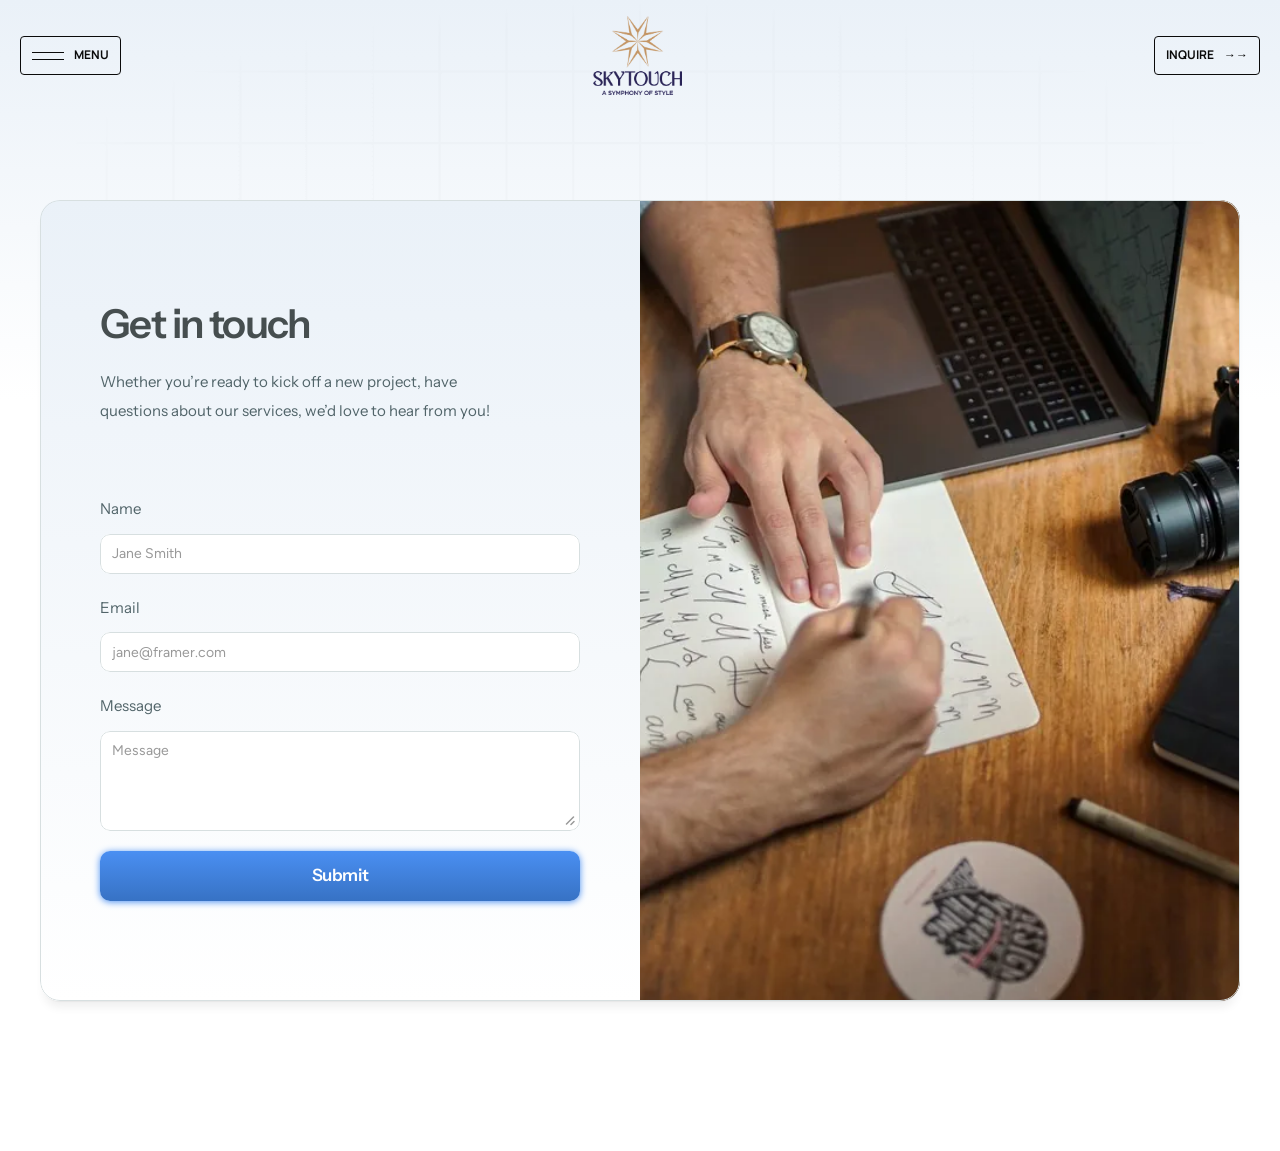
<file: contact/index.html>
<!DOCTYPE html>
<html class="lenis lenis-smooth"><head>
<base href="../">
<link rel="stylesheet" href="styles.css"><script>(function(){var f=window.fetch;window.fetch=function(u,o){if(typeof u==='string'&&u.includes('.framercms')){return f('assets/cms/'+u.split('/').pop(),o);}return f(u,o);};})();</script>
    <meta charset="utf-8">
    
    
    
    <!-- Start of headStart -->
    
    <!-- End of headStart -->
    <meta name="viewport" content="width=device-width">
    <meta name="generator" content="Framer 400c93f">
    <title>My Framer Site</title>
    <meta name="description" content="Made with Framer">
    <meta name="framer-search-index" content="https://framerusercontent.com/sites/30DtlGAn5wuegJxsF1b4wE/searchIndex-En8he4-n9tKs.json">
    <link href="images-2/image-extra-1.webp" rel="icon" media="(prefers-color-scheme: light)">
    <link href="images-2/image-extra-2.webp" rel="icon" media="(prefers-color-scheme: dark)">
    <link rel="apple-touch-icon" href="images-2/image-extra-3.webp">
    <!-- Open Graph / Facebook -->
    <meta property="og:type" content="website">
    <meta property="og:title" content="My Framer Site">
    <meta property="og:description" content="Made with Framer">
    <!-- Twitter -->
    <meta name="twitter:card" content="summary_large_image">
    <meta name="twitter:title" content="My Framer Site">
    <meta name="twitter:description" content="Made with Framer">
    
    <link href="https://fonts.gstatic.com" rel="preconnect" crossorigin="">
    <meta name="robots" content="max-image-preview:large"><link rel="canonical" href="https://welcome-tribute-075934.framer.app/contact"><meta property="og:url" content="https://welcome-tribute-075934.framer.app/contact"><!-- Start of headEnd -->
    
    <!-- End of headEnd -->
</head>
<body data-demoway-document-id="sc4wv5madjd6wvtmdqnaa1py">
    
    <!-- Start of bodyStart -->
    
    <!-- End of bodyStart -->
    <div id="main" data-framer-hydrate-v2="{&quot;routeId&quot;:&quot;dygHWUnV_&quot;,&quot;localeId&quot;:&quot;default&quot;,&quot;breakpoints&quot;:[{&quot;hash&quot;:&quot;gkvwcb&quot;,&quot;mediaQuery&quot;:&quot;(min-width: 1920px)&quot;},{&quot;hash&quot;:&quot;1m9o4ko&quot;,&quot;mediaQuery&quot;:&quot;(min-width: 1710px) and (max-width: 1919px)&quot;},{&quot;hash&quot;:&quot;51vunp&quot;,&quot;mediaQuery&quot;:&quot;(min-width: 1440px) and (max-width: 1709px)&quot;},{&quot;hash&quot;:&quot;742yxi&quot;,&quot;mediaQuery&quot;:&quot;(min-width: 1100px) and (max-width: 1439px)&quot;},{&quot;hash&quot;:&quot;10sntx4&quot;,&quot;mediaQuery&quot;:&quot;(min-width: 810px) and (max-width: 1099px)&quot;},{&quot;hash&quot;:&quot;1jt8mia&quot;,&quot;mediaQuery&quot;:&quot;(max-width: 809px)&quot;}]}" data-framer-ssr-released-at="2025-03-28T12:13:16.808Z" data-framer-page-optimized-at="2025-04-03T03:53:46.663Z"><!--$--><div data-framer-root="" class="framer-J1X1s framer-51vunp" style="min-height:100vh;width:auto"><div class="framer-125b54g-container"></div><div class="framer-gwxlem-container" style="opacity:1;transform:none"><div class="framer-74wzn framer-CJhat framer-nWY6K framer-kjmhox framer-v-sd3rtf" data-framer-name="Light" style="background-color: rgba(0, 0, 0, 0); width: 100%; opacity: 1;"><div class="framer-1ad2nlu" style="opacity: 1;"><div class="framer-z5thji" style="opacity: 1;"><div class="framer-7howmw-container" style="opacity: 1;"><!--$--><div class="framer-KwdyM framer-74lhbs framer-v-fe7xc2" data-border="true" data-framer-name="Variant 3" data-highlight="true" style="--border-bottom-width: 1px; --border-color: var(--token-af9b9db3-f327-441d-8ab6-cf8544343cfa, rgb(10, 10, 10)); --border-left-width: 1px; --border-right-width: 1px; --border-style: solid; --border-top-width: 1px; background-color: rgba(0, 0, 0, 0); border-radius: 4px; opacity: 1;" tabindex="0"><div class="framer-liezp7" style="opacity: 1;"><div class="framer-8iu8cv" style="background-color: var(--token-af9b9db3-f327-441d-8ab6-cf8544343cfa, rgb(10, 10, 10)); transform: none; opacity: 1;"></div><div class="framer-1ib4ndc" style="background-color: var(--token-af9b9db3-f327-441d-8ab6-cf8544343cfa, rgb(10, 10, 10)); transform: none; opacity: 1;"></div></div><div class="framer-1ino5r0" data-framer-name="Menu" style="outline: none; display: flex; flex-direction: column; justify-content: flex-start; flex-shrink: 0; --extracted-r6o4lv: var(--token-af9b9db3-f327-441d-8ab6-cf8544343cfa, rgb(10, 10, 10)); --framer-paragraph-spacing: 0px; transform: none; opacity: 1;" data-framer-component-type="RichTextContainer"><p style="--font-selector:R0Y7TWFucm9wZS03MDA=;--framer-font-family:&quot;Manrope&quot;, &quot;Manrope Placeholder&quot;, sans-serif;--framer-font-size:12px;--framer-font-weight:700;--framer-text-color:var(--extracted-r6o4lv, var(--token-af9b9db3-f327-441d-8ab6-cf8544343cfa, rgb(10, 10, 10)));--framer-text-transform:uppercase" class="framer-text">Menu</p></div></div><!--/$--></div><!--$--><a class="framer-us0e8g framer-145eilx" href="./" style="opacity: 1;"><div style="position:absolute;border-radius:inherit;top:0;right:0;bottom:0;left:0" data-framer-background-image-wrapper="true"><img decoding="async" sizes="calc(max(max(100vw, 1px) - 40px, 1px) * 0.08)" srcset="images-3/sky-touch-logo-2015-79.webp 512w,images-3/sky-touch-logo-2015-80.webp 1024w,images-3/sky-touch-logo-2015-81.png 2048w,images-3/sky-touch-logo-2015-78.png 2359w" src="images-3/sky-touch-logo-2015-78.png" alt="" style="display:block;width:100%;height:100%;border-radius:inherit;object-position:center;object-fit:contain"></div></a><!--/$--><div class="framer-m02zmp-container" style="opacity: 1;"><!--$--><a class="framer-pLXyD framer-1rty510 framer-v-8cnxk6 framer-rnd22x" data-border="true" data-framer-name="Variant 2" style="--border-bottom-width: 1px; --border-color: var(--token-af9b9db3-f327-441d-8ab6-cf8544343cfa, rgb(10, 10, 10)); --border-left-width: 1px; --border-right-width: 1px; --border-style: solid; --border-top-width: 1px; background-color: rgba(0, 0, 0, 0); border-radius: 4px; opacity: 1;"><div class="framer-wny5kk" data-framer-name="Inquire" style="outline: none; display: flex; flex-direction: column; justify-content: flex-start; flex-shrink: 0; --extracted-r6o4lv: var(--token-af9b9db3-f327-441d-8ab6-cf8544343cfa, rgb(10, 10, 10)); --framer-paragraph-spacing: 0px; transform: none; opacity: 1;" data-framer-component-type="RichTextContainer"><p style="--font-selector:R0Y7TWFucm9wZS03MDA=;--framer-font-family:&quot;Manrope&quot;, &quot;Manrope Placeholder&quot;, sans-serif;--framer-font-size:12px;--framer-font-weight:700;--framer-text-color:var(--extracted-r6o4lv, var(--token-af9b9db3-f327-441d-8ab6-cf8544343cfa, rgb(10, 10, 10)));--framer-text-transform:uppercase" class="framer-text">Inquire</p></div><div class="framer-823kvm" data-framer-name="→→" style="outline: none; display: flex; flex-direction: column; justify-content: flex-start; flex-shrink: 0; --extracted-r6o4lv: var(--token-af9b9db3-f327-441d-8ab6-cf8544343cfa, rgb(10, 10, 10)); --framer-paragraph-spacing: 0px; transform: none; opacity: 1;" data-framer-component-type="RichTextContainer"><p style="--font-selector:R0Y7TWFucm9wZS03MDA=;--framer-font-family:&quot;Manrope&quot;, &quot;Manrope Placeholder&quot;, sans-serif;--framer-font-size:12px;--framer-font-weight:700;--framer-text-color:var(--extracted-r6o4lv, var(--token-af9b9db3-f327-441d-8ab6-cf8544343cfa, rgb(10, 10, 10)));--framer-text-transform:uppercase" class="framer-text">→→</p></div></a><!--/$--></div></div></div></div></div><section class="framer-d5h15u" data-framer-name="Contact Form" id="contact-form"><div class="framer-1x8ep1y-container"><div class="framer-bJikK framer-1pqgypx framer-v-1pqgypx" data-framer-name="Desktop" style="background: linear-gradient(180deg, var(--token-5bc48278-14a8-4953-b980-6953d047ffcd, rgb(234, 241, 248)) /* {&quot;name&quot;:&quot;Light Grey&quot;} */ 0%, rgba(255, 255, 255, 0) 100%); height: 100%; width: 100%; opacity: 1;"><div class="framer-1rf7un1" data-framer-name="Container" style="opacity: 1;"><div class="framer-chrn89" data-framer-name="Grid" style="filter: invert(1); mask: radial-gradient(50% 50%, rgb(0, 0, 0) 0%, rgba(0, 0, 0, 0.8) 87.8378%, rgba(0, 0, 0, 0) 100%); opacity: 1;"><div style="position:absolute;border-radius:inherit;top:0;right:0;bottom:0;left:0;background-repeat:repeat;background-position:center top;background-size:1200.00px auto;background-image:url(images-2/grid-15.webp);border:0" data-framer-background-image-wrapper="true"></div></div></div></div></div><div class="framer-tfkqw" data-framer-name="Container"><div class="framer-cw05n7" data-border="true" data-framer-name="Form Box" style="will-change:transform;opacity:0;transform:none"><div class="framer-15maw7s" data-framer-name="Texts + Form"><div class="ssr-variant hidden-1jt8mia hidden-10sntx4 hidden-742yxi"><div class="framer-1u3qqs2" style="outline:none;display:flex;flex-direction:column;justify-content:flex-start;flex-shrink:0;transform:none" data-framer-component-type="RichTextContainer"><h2 style="--font-selector:R0Y7SW5zdHJ1bWVudCBTYW5zLTYwMA==;--framer-font-family:&quot;Instrument Sans&quot;, &quot;Instrument Sans Placeholder&quot;, sans-serif;--framer-font-size:56px;--framer-font-weight:600;--framer-letter-spacing:-0.04em;--framer-text-color:var(--token-20688f72-4014-4fdd-8f45-83cd36cc544b, rgb(70, 78, 79))" class="framer-text">Get in touch</h2></div></div><div class="ssr-variant hidden-1jt8mia hidden-10sntx4 hidden-742yxi"><div class="framer-gxm6pt" style="outline:none;display:flex;flex-direction:column;justify-content:flex-start;flex-shrink:0;transform:none" data-framer-component-type="RichTextContainer"><p style="--font-selector:R0Y7SW5zdHJ1bWVudCBTYW5zLXJlZ3VsYXI=;--framer-font-family:&quot;Instrument Sans&quot;, &quot;Instrument Sans Placeholder&quot;, sans-serif;--framer-line-height:1.9em;--framer-text-alignment:left;--framer-text-color:var(--token-c779eb20-4011-4eb9-b42c-9f1fc59be719, rgb(81, 100, 105))" class="framer-text">Whether you’re ready to kick off a new project, have questions about our services, we’d love to hear from you!</p></div></div><div class="framer-1px8jhr" data-framer-name="Spacer"></div><form class="framer-12f7th8"><label class="framer-1ihbwyy"><div class="ssr-variant hidden-1jt8mia hidden-10sntx4 hidden-742yxi"><div class="framer-fjp7dq" style="outline:none;display:flex;flex-direction:column;justify-content:flex-start;flex-shrink:0;transform:none" data-framer-component-type="RichTextContainer"><p style="--font-selector:R0Y7SW5zdHJ1bWVudCBTYW5zLXJlZ3VsYXI=;--framer-font-family:&quot;Instrument Sans&quot;, &quot;Instrument Sans Placeholder&quot;, sans-serif;--framer-line-height:1.9em;--framer-text-color:var(--token-c779eb20-4011-4eb9-b42c-9f1fc59be719, rgb(81, 100, 105))" class="framer-text">Name</p></div></div><div class="framer-form-text-input framer-form-input-wrapper framer-bmadvi"><input type="text" required="" name="Name" placeholder="Jane Smith" class="framer-form-input framer-form-input-empty" value=""></div></label><label class="framer-1fdns69"><div class="ssr-variant hidden-1jt8mia hidden-10sntx4 hidden-742yxi"><div class="framer-129aogs" style="outline:none;display:flex;flex-direction:column;justify-content:flex-start;flex-shrink:0;transform:none" data-framer-component-type="RichTextContainer"><p style="--font-selector:R0Y7SW5zdHJ1bWVudCBTYW5zLXJlZ3VsYXI=;--framer-font-family:&quot;Instrument Sans&quot;, &quot;Instrument Sans Placeholder&quot;, sans-serif;--framer-line-height:1.9em;--framer-text-color:var(--token-c779eb20-4011-4eb9-b42c-9f1fc59be719, rgb(81, 100, 105))" class="framer-text">Email</p></div></div><div class="framer-form-text-input framer-form-input-wrapper framer-1p35tf0"><input type="email" required="" name="Email" placeholder="jane@framer.com" class="framer-form-input framer-form-input-empty" value=""></div></label><label class="framer-k17o4m"><div class="ssr-variant hidden-1jt8mia hidden-10sntx4 hidden-742yxi"><div class="framer-haannz" style="outline:none;display:flex;flex-direction:column;justify-content:flex-start;flex-shrink:0;transform:none" data-framer-component-type="RichTextContainer"><p style="--font-selector:R0Y7SW5zdHJ1bWVudCBTYW5zLXJlZ3VsYXI=;--framer-font-family:&quot;Instrument Sans&quot;, &quot;Instrument Sans Placeholder&quot;, sans-serif;--framer-line-height:1.9em;--framer-text-color:var(--token-c779eb20-4011-4eb9-b42c-9f1fc59be719, rgb(81, 100, 105))" class="framer-text">Message</p></div></div><div class="framer-form-text-input framer-form-input-wrapper framer-zyth8x"><textarea required="" name="Message" placeholder="Message" class="framer-form-input"></textarea></div></label><div class="ssr-variant hidden-1jt8mia hidden-10sntx4"><div class="framer-332e02-container"><button type="submit" class="framer-HQKjR framer-0T82K framer-11fya8d framer-v-11fya8d" data-framer-name="Default" data-reset="button" style="background:linear-gradient(180deg, var(--token-3c2137a7-28d2-42e0-80e1-80e734e116d0, rgb(74, 143, 242)) /* {&quot;name&quot;:&quot;Accent&quot;} */ 0%, var(--token-bb35e806-755f-4adf-8db1-448509c9a281, rgb(55, 114, 196)) /* {&quot;name&quot;:&quot;Accent: Darker&quot;} */ 100%);background-color:rgba(0, 0, 0, 0);border-bottom-left-radius:10px;border-bottom-right-radius:10px;border-top-left-radius:10px;border-top-right-radius:10px;box-shadow:0px 1px 7px 0px var(--token-3c2137a7-28d2-42e0-80e1-80e734e116d0, rgb(74, 143, 242));width:100%;opacity:1"><div class="framer-9vjg4t" data-framer-name="Blurry Shape" style="background-color:rgb(255, 255, 255);filter:blur(40px);-webkit-filter:blur(40px);opacity:0"></div><div class="framer-c46mtc" style="outline: none; display: flex; flex-direction: column; justify-content: flex-start; flex-shrink: 0; --extracted-1w1cjl5: var(--token-f7b77399-8c0a-46ed-8d27-8ecaa5d43196, rgb(255, 255, 255)); --framer-link-text-color: rgb(0, 153, 255); --framer-link-text-decoration: underline; transform: none; opacity: 1;" data-framer-component-type="RichTextContainer"><h6 class="framer-text framer-styles-preset-1v92s4" data-styles-preset="FUEoZBHBh" style="--framer-text-color:var(--extracted-1w1cjl5, var(--token-f7b77399-8c0a-46ed-8d27-8ecaa5d43196, rgb(255, 255, 255)))">Submit</h6></div></button></div></div></form></div><div class="ssr-variant hidden-1jt8mia hidden-10sntx4"><div class="framer-1uqn7kv" data-framer-name="Image"><div style="position:absolute;border-radius:inherit;top:0;right:0;bottom:0;left:0" data-framer-background-image-wrapper="true"><img decoding="async" sizes="max(min(100vw - 60px, 1200px) / 2, 1px)" srcset="images-3/workspace-2.webp 512w,images-3/workspace-3.webp 1024w,images-3/workspace-1.webp 2048w,images-3/workspace-4.webp 3953w" src="images-3/workspace-4.webp" alt="Workspace" style="display:block;width:100%;height:100%;border-radius:inherit;object-position:center;object-fit:cover"></div></div></div></div></div></section></div><div id="overlay"></div><!--/$--></div><script>(()=>{function u(){function n(t,e,i){let r=document.createElement("a");r.href=t,r.target=i,r.rel=e,document.body.appendChild(r),r.click(),r.remove()}function o(t){if(this.dataset.hydrated){this.removeEventListener("click",o);return}t.preventDefault(),t.stopPropagation();let e=this.getAttribute("href");if(!e)return;if(/Mac|iPod|iPhone|iPad/u.test(navigator.userAgent)?t.metaKey:t.ctrlKey)return n(e,"","_blank");let r=this.getAttribute("rel")??"",c=this.getAttribute("target")??"";n(e,r,c)}function a(t){if(this.dataset.hydrated){this.removeEventListener("auxclick",o);return}t.preventDefault(),t.stopPropagation();let e=this.getAttribute("href");e&&n(e,"","_blank")}function s(t){if(this.dataset.hydrated){this.removeEventListener("keydown",s);return}if(t.key!=="Enter")return;t.preventDefault(),t.stopPropagation();let e=this.getAttribute("href");if(!e)return;let i=this.getAttribute("rel")??"",r=this.getAttribute("target")??"";n(e,i,r)}document.querySelectorAll("[data-nested-link]").forEach(t=>{t instanceof HTMLElement&&(t.addEventListener("click",o),t.addEventListener("auxclick",a),t.addEventListener("keydown",s))})}return u})()()</script><script>(()=>{function i(){for(let e of document.querySelectorAll("[data-framer-original-sizes]")){let t=e.getAttribute("data-framer-original-sizes");t===""?e.removeAttribute("sizes"):e.setAttribute("sizes",t),e.removeAttribute("data-framer-original-sizes")}}function a(){window.__framer_onRewriteBreakpoints=i}return a})()()</script>
    
    
    
    <script data-framer-appear-animation="no-preference"></script>
    <link rel="modulepreload" fetchpriority="low" href="js/chunk-GW7ZPQRF.mjs"><link rel="modulepreload" fetchpriority="low" href="js/chunk-FIZTVOUW.mjs"><link rel="modulepreload" fetchpriority="low" href="js/chunk-A3IIQ6X3.mjs"><link rel="modulepreload" fetchpriority="low" href="js/BY-bvt4kLxR3ZihLcLBCkHATrHNPU199Fl-TQDbVo1w.DWCKMMYH.mjs"><link rel="modulepreload" fetchpriority="low" href="js/chunk-N4C3K4HI.mjs"><link rel="modulepreload" fetchpriority="low" href="js/chunk-4XR3MI6P.mjs"><link rel="modulepreload" fetchpriority="low" href="js/chunk-XV7PFWAS.mjs"><link rel="modulepreload" fetchpriority="low" href="js/chunk-42U43NKG.mjs"><link rel="modulepreload" fetchpriority="low" href="js/script_main.BRNVDWLD.mjs"><script type="module" async="" data-framer-bundle="main" fetchpriority="low" src="js/script_main.BRNVDWLD.mjs"></script><div id="svg-templates" style="position: absolute; overflow: hidden; bottom: 0; left: 0; width: 0; height: 0; z-index: 0; contain: strict" aria-hidden="true">
</div>
    <!-- Start of bodyEnd -->
    
    <!-- End of bodyEnd -->


<div data-demoway-ignore="true"></div></body><div></div></html>
</file>
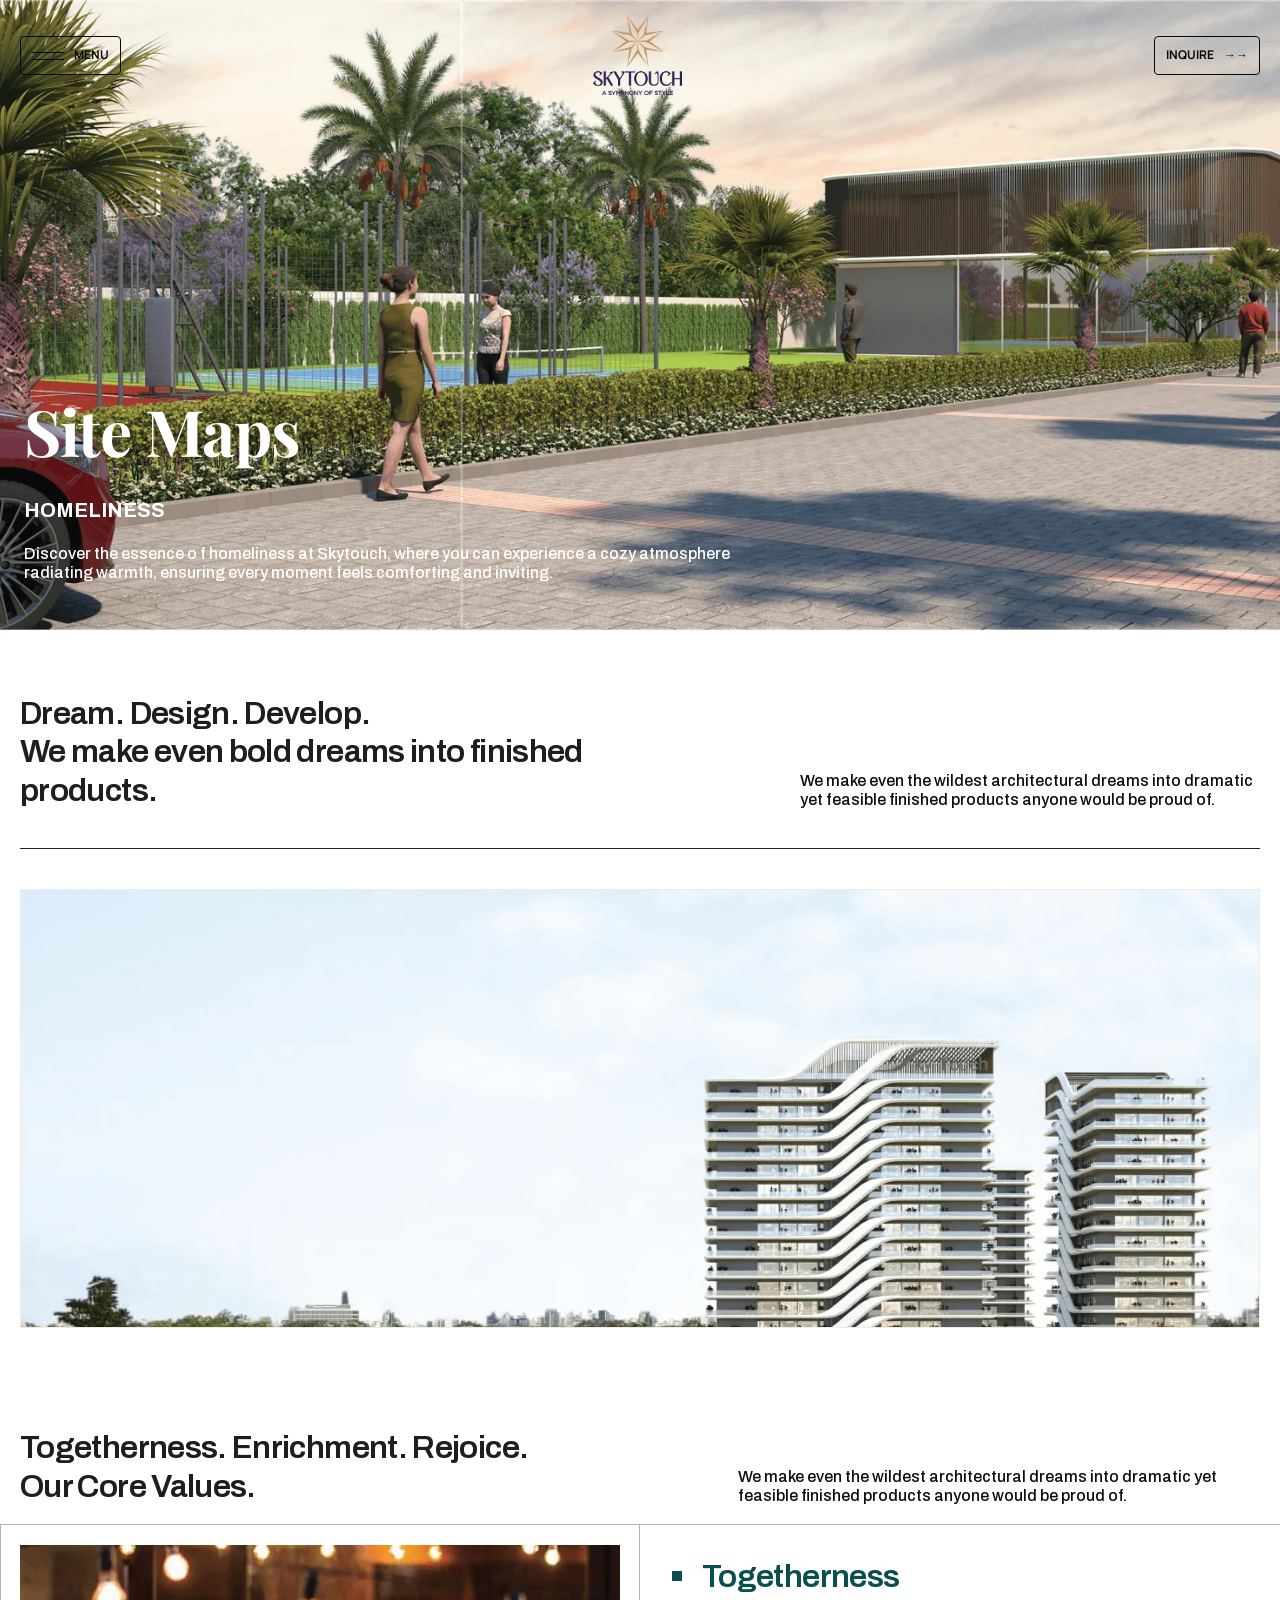
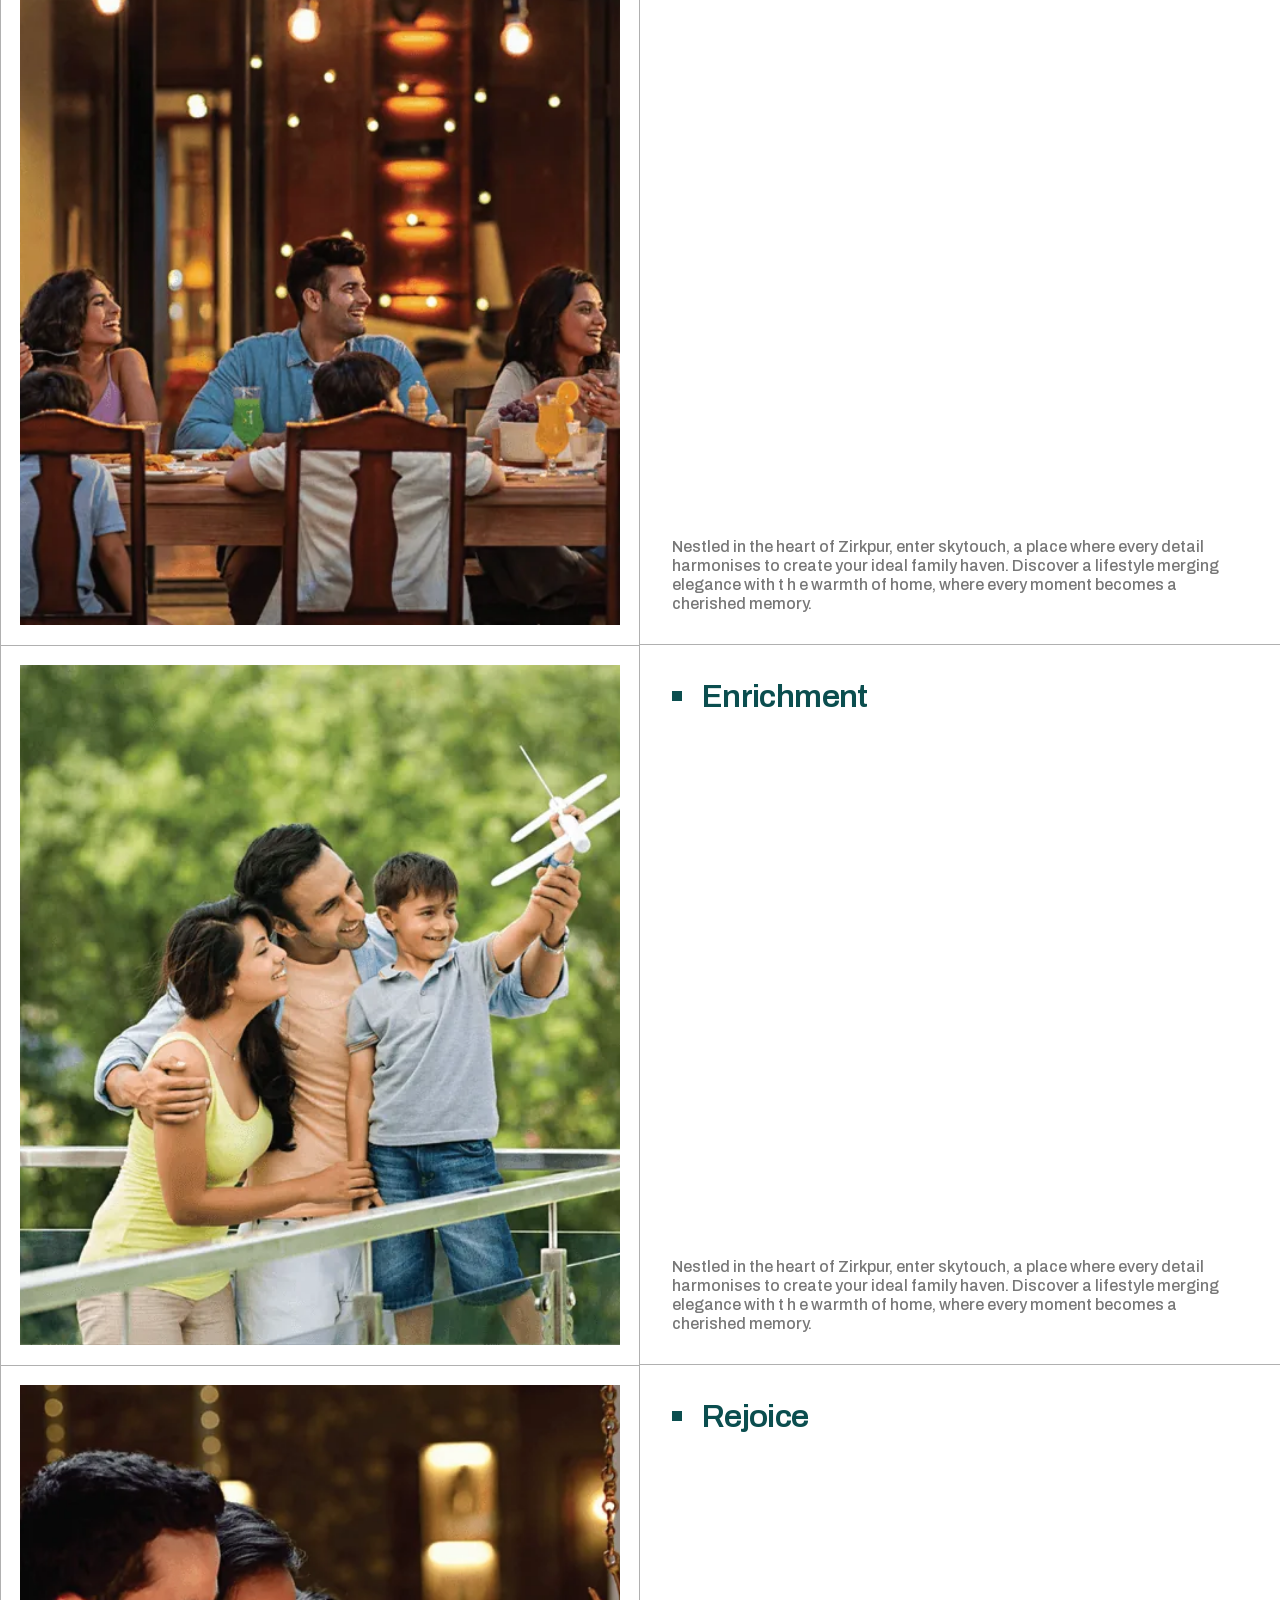
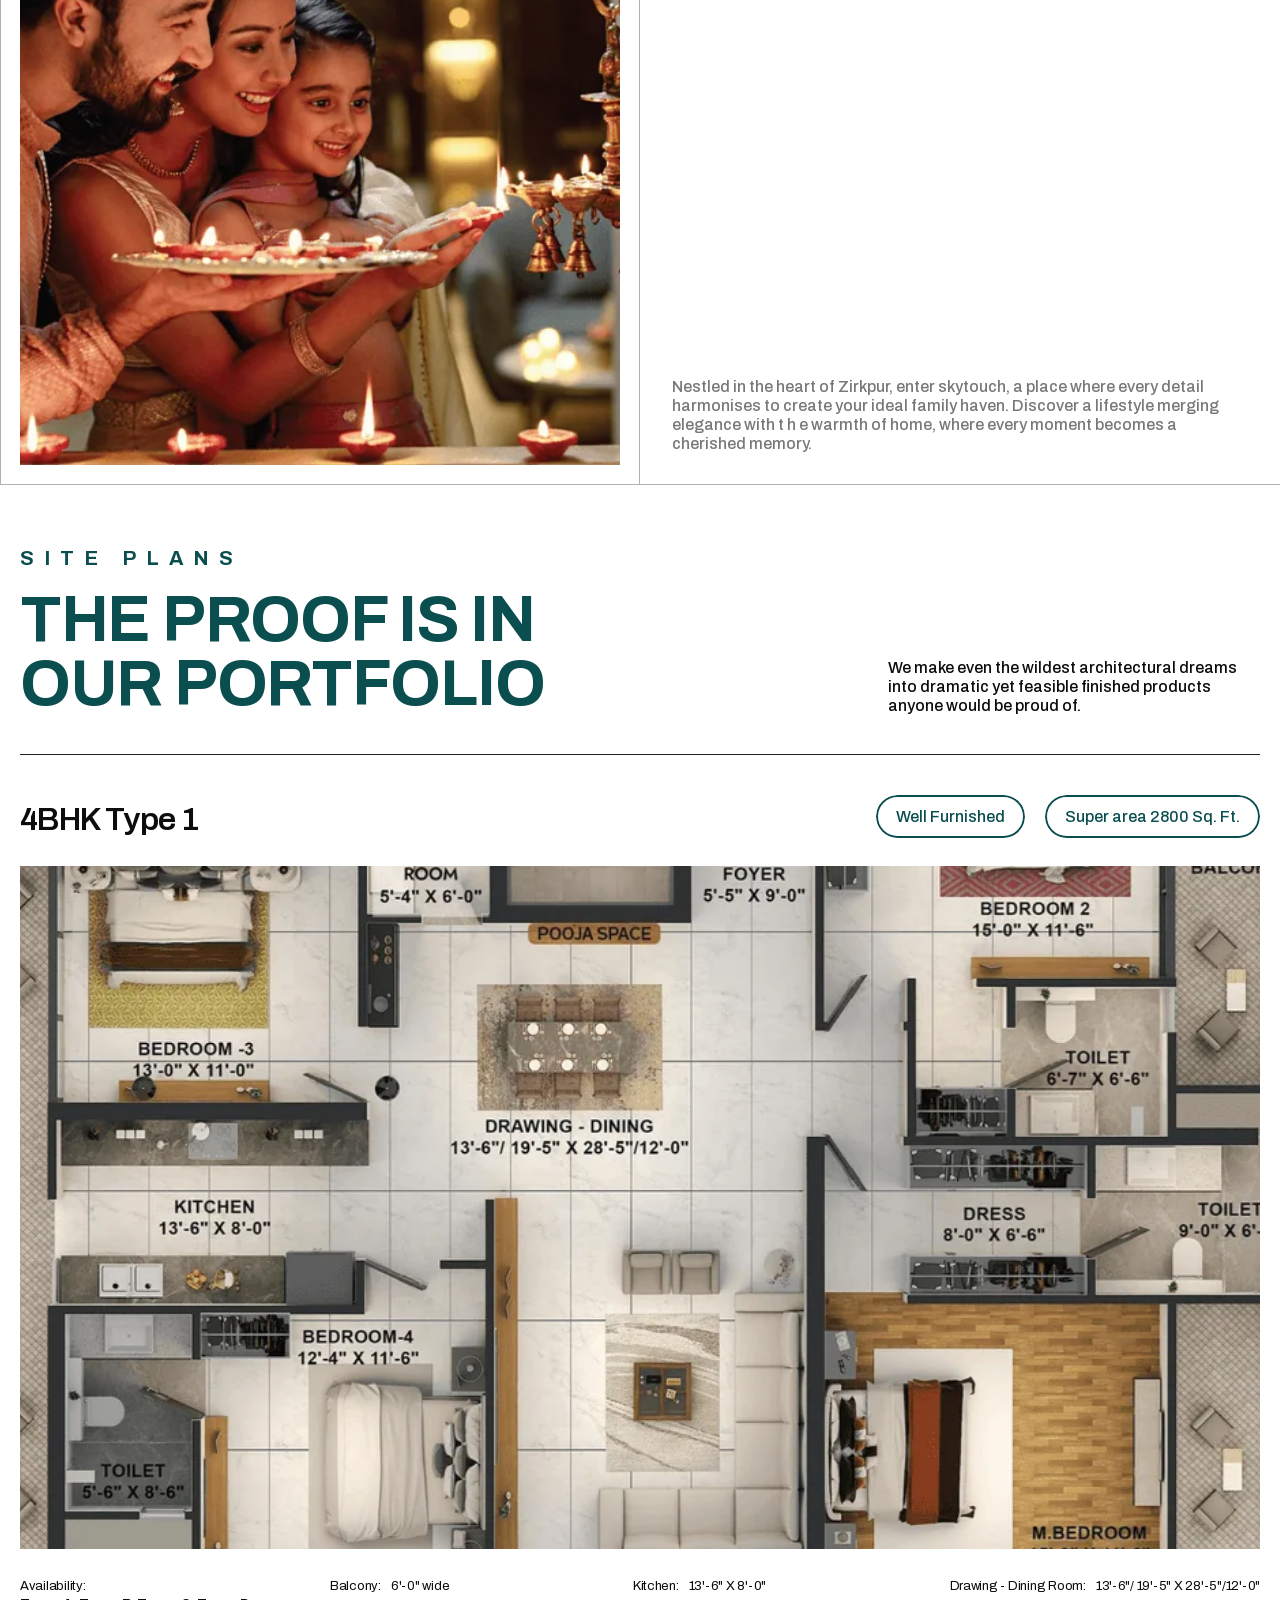
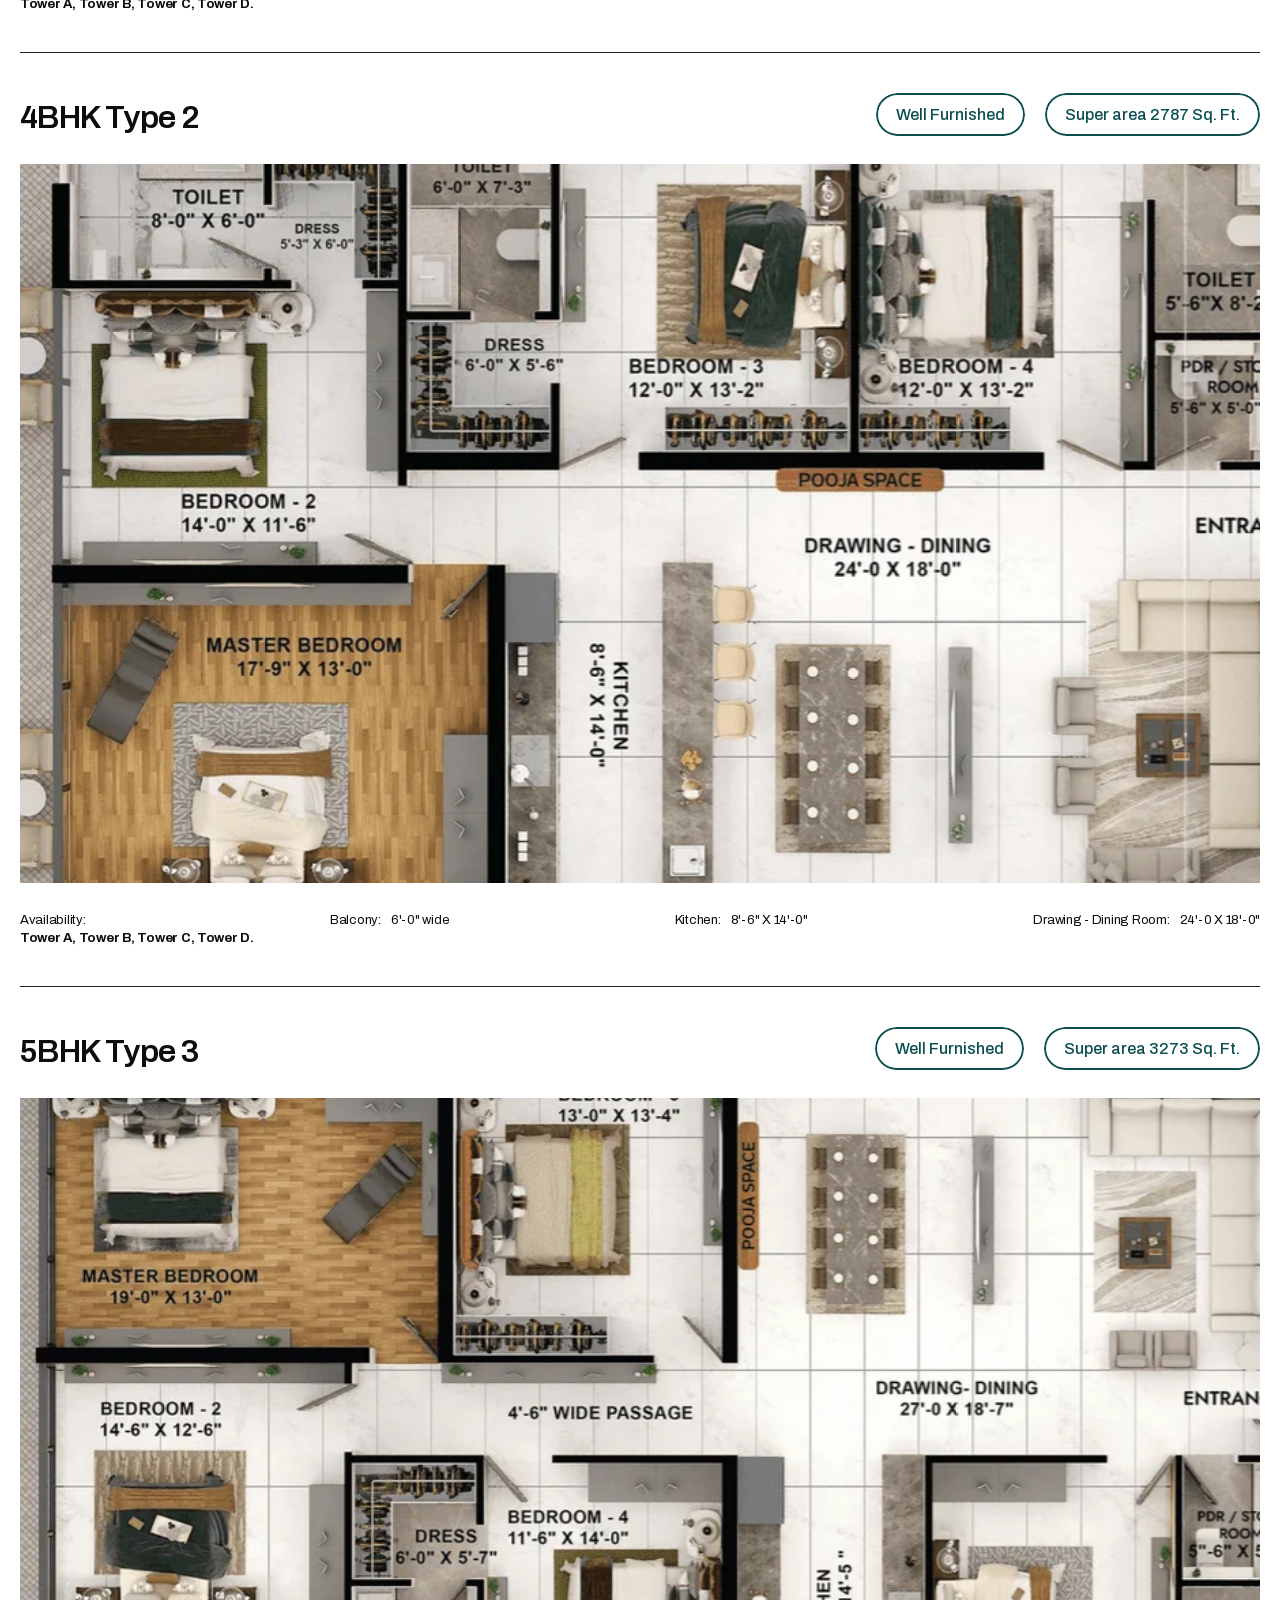
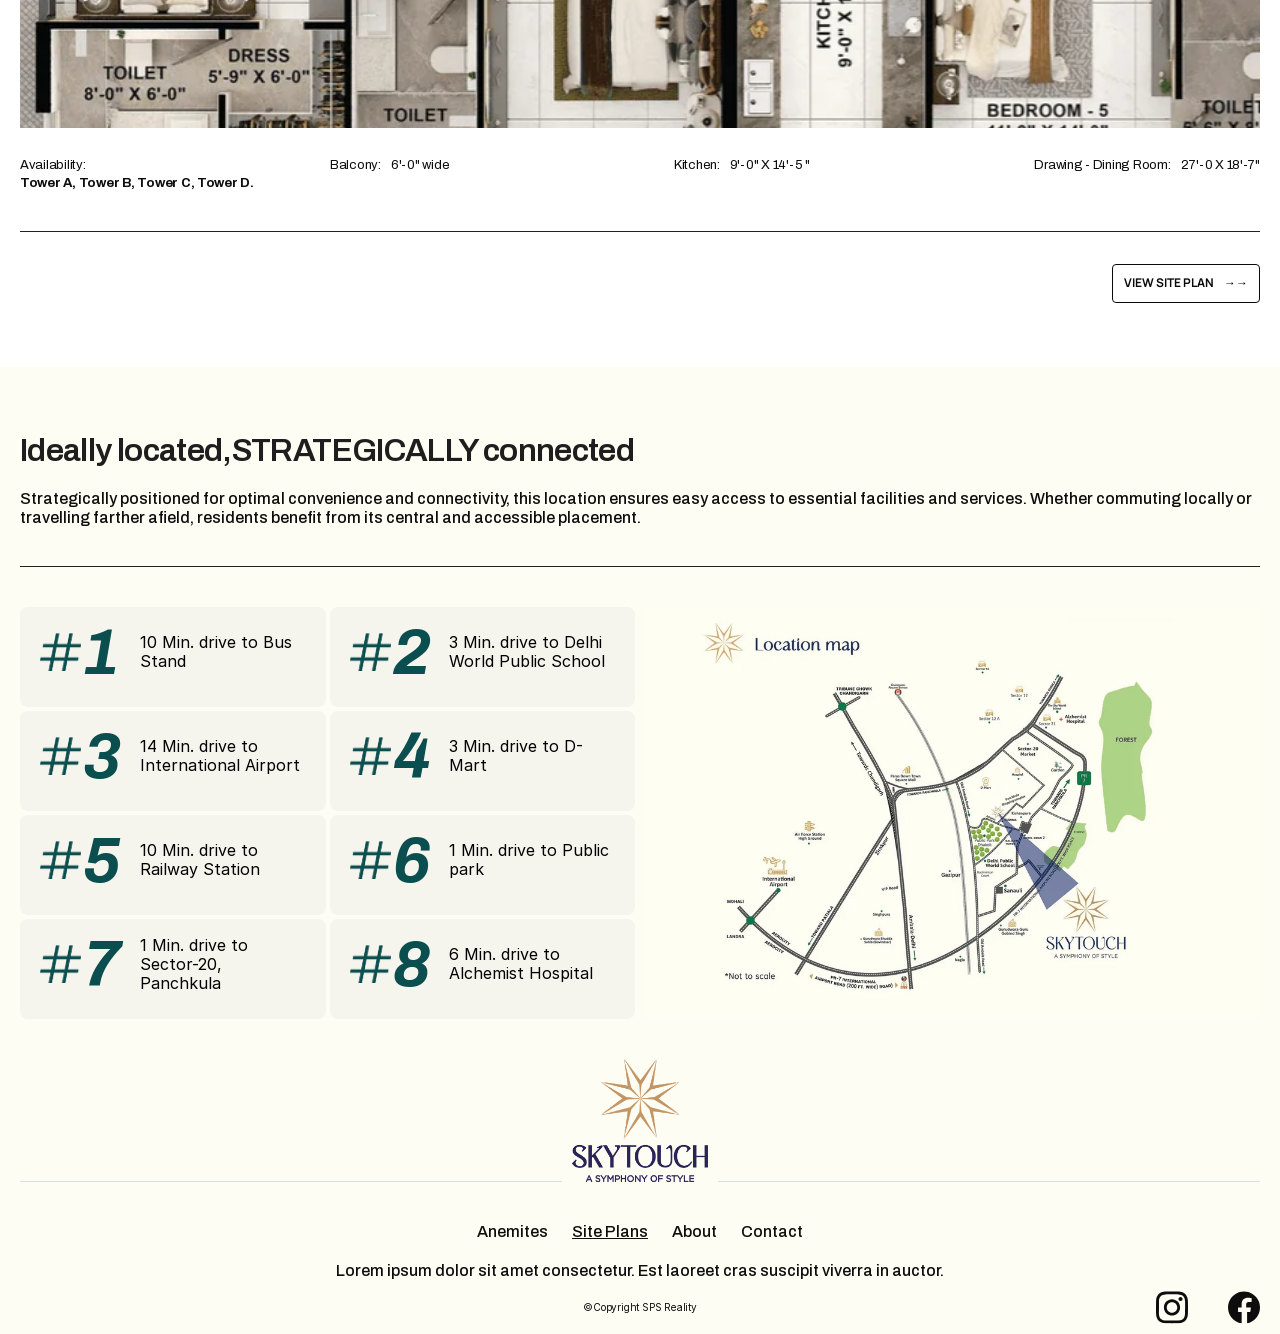
<file: site-plans/index.html>
<!DOCTYPE html>
<html class="lenis lenis-smooth"><head>
<base href="../">
<link rel="stylesheet" href="styles.css"><script>(function(){var f=window.fetch;window.fetch=function(u,o){if(typeof u==='string'&&u.includes('.framercms')){return f('assets/cms/'+u.split('/').pop(),o);}return f(u,o);};})();</script>
    <meta charset="utf-8">
    
    
    
    <!-- Start of headStart -->
    
    <!-- End of headStart -->
    <meta name="viewport" content="width=device-width">
    <meta name="generator" content="Framer 400c93f">
    <title>My Framer Site</title>
    <meta name="description" content="Made with Framer">
    <meta name="framer-search-index" content="https://framerusercontent.com/sites/30DtlGAn5wuegJxsF1b4wE/searchIndex-En8he4-n9tKs.json">
    <link href="images-2/image-extra-1.webp" rel="icon" media="(prefers-color-scheme: light)">
    <link href="images-2/image-extra-2.webp" rel="icon" media="(prefers-color-scheme: dark)">
    <link rel="apple-touch-icon" href="images-2/image-extra-3.webp">
    <!-- Open Graph / Facebook -->
    <meta property="og:type" content="website">
    <meta property="og:title" content="My Framer Site">
    <meta property="og:description" content="Made with Framer">
    <!-- Twitter -->
    <meta name="twitter:card" content="summary_large_image">
    <meta name="twitter:title" content="My Framer Site">
    <meta name="twitter:description" content="Made with Framer">
    
    <link href="https://fonts.gstatic.com" rel="preconnect" crossorigin="">
    <meta name="robots" content="max-image-preview:large"><link rel="canonical" href="https://welcome-tribute-075934.framer.app/site-plans"><meta property="og:url" content="https://welcome-tribute-075934.framer.app/site-plans"><!-- Start of headEnd -->
    
    <!-- End of headEnd -->
</head>
<body data-demoway-document-id="qsj8xlf9cp4gue4qfbc421cw">
    
    <!-- Start of bodyStart -->
    
    <!-- End of bodyStart -->
    <div id="main" data-framer-hydrate-v2="{&quot;routeId&quot;:&quot;X2c7qgTqz&quot;,&quot;localeId&quot;:&quot;default&quot;,&quot;breakpoints&quot;:[{&quot;hash&quot;:&quot;1ryskr9&quot;,&quot;mediaQuery&quot;:&quot;(min-width: 1920px)&quot;},{&quot;hash&quot;:&quot;1dcgzkz&quot;,&quot;mediaQuery&quot;:&quot;(min-width: 1710px) and (max-width: 1919px)&quot;},{&quot;hash&quot;:&quot;xfy55y&quot;,&quot;mediaQuery&quot;:&quot;(min-width: 1440px) and (max-width: 1709px)&quot;},{&quot;hash&quot;:&quot;17ek86x&quot;,&quot;mediaQuery&quot;:&quot;(min-width: 1100px) and (max-width: 1439px)&quot;},{&quot;hash&quot;:&quot;13c09dx&quot;,&quot;mediaQuery&quot;:&quot;(min-width: 810px) and (max-width: 1099px)&quot;},{&quot;hash&quot;:&quot;jtv4le&quot;,&quot;mediaQuery&quot;:&quot;(max-width: 809px)&quot;}]}" data-framer-ssr-released-at="2025-03-28T12:13:16.808Z" data-framer-page-optimized-at="2025-04-03T03:53:46.771Z"><!--$--><div data-framer-root="" class="framer-4KHro framer-bo8kY framer-CJhat framer-8UNaN framer-wfjnI framer-h86xM framer-FUELS framer-Jz2uV framer-ZAANg framer-xfy55y" style="min-height:100vh;width:auto"><div class="framer-1t2oehj-container"><!--$--><!--/$--></div><div class="framer-39wxqx-container" style="opacity:1;transform:none"><div class="ssr-variant hidden-jtv4le"><div class="framer-74wzn framer-CJhat framer-nWY6K framer-kjmhox framer-v-sd3rtf" data-framer-name="Light" style="background-color: rgba(0, 0, 0, 0); width: 100%; opacity: 1;"><div class="framer-1ad2nlu" style="opacity: 1;"><div class="framer-z5thji" style="opacity: 1;"><div class="framer-7howmw-container" style="opacity: 1;"><!--$--><div class="framer-KwdyM framer-74lhbs framer-v-fe7xc2" data-border="true" data-framer-name="Variant 3" data-highlight="true" style="--border-bottom-width: 1px; --border-color: var(--token-af9b9db3-f327-441d-8ab6-cf8544343cfa, rgb(10, 10, 10)); --border-left-width: 1px; --border-right-width: 1px; --border-style: solid; --border-top-width: 1px; background-color: rgba(0, 0, 0, 0); border-radius: 4px; opacity: 1;" tabindex="0"><div class="framer-liezp7" style="opacity: 1;"><div class="framer-8iu8cv" style="background-color: var(--token-af9b9db3-f327-441d-8ab6-cf8544343cfa, rgb(10, 10, 10)); transform: none; opacity: 1;"></div><div class="framer-1ib4ndc" style="background-color: var(--token-af9b9db3-f327-441d-8ab6-cf8544343cfa, rgb(10, 10, 10)); transform: none; opacity: 1;"></div></div><div class="framer-1ino5r0" data-framer-name="Menu" style="outline: none; display: flex; flex-direction: column; justify-content: flex-start; flex-shrink: 0; --extracted-r6o4lv: var(--token-af9b9db3-f327-441d-8ab6-cf8544343cfa, rgb(10, 10, 10)); --framer-paragraph-spacing: 0px; transform: none; opacity: 1;" data-framer-component-type="RichTextContainer"><p style="--font-selector:R0Y7TWFucm9wZS03MDA=;--framer-font-family:&quot;Manrope&quot;, &quot;Manrope Placeholder&quot;, sans-serif;--framer-font-size:12px;--framer-font-weight:700;--framer-text-color:var(--extracted-r6o4lv, var(--token-af9b9db3-f327-441d-8ab6-cf8544343cfa, rgb(10, 10, 10)));--framer-text-transform:uppercase" class="framer-text">Menu</p></div></div><!--/$--></div><!--$--><a class="framer-us0e8g framer-145eilx" href="./" style="opacity: 1;"><div style="position:absolute;border-radius:inherit;top:0;right:0;bottom:0;left:0" data-framer-background-image-wrapper="true"><img decoding="async" sizes="calc(max(max(100vw, 1px) - 40px, 1px) * 0.08)" srcset="images-3/sky-touch-logo-2015-79.webp 512w,images-3/sky-touch-logo-2015-80.webp 1024w,images-3/sky-touch-logo-2015-81.png 2048w,images-3/sky-touch-logo-2015-78.png 2359w" src="images-3/sky-touch-logo-2015-78.png" alt="" style="display:block;width:100%;height:100%;border-radius:inherit;object-position:center;object-fit:contain"></div></a><!--/$--><div class="framer-m02zmp-container" style="opacity: 1;"><!--$--><a class="framer-pLXyD framer-1rty510 framer-v-8cnxk6 framer-rnd22x" data-border="true" data-framer-name="Variant 2" style="--border-bottom-width: 1px; --border-color: var(--token-af9b9db3-f327-441d-8ab6-cf8544343cfa, rgb(10, 10, 10)); --border-left-width: 1px; --border-right-width: 1px; --border-style: solid; --border-top-width: 1px; background-color: rgba(0, 0, 0, 0); border-radius: 4px; opacity: 1;"><div class="framer-wny5kk" data-framer-name="Inquire" style="outline: none; display: flex; flex-direction: column; justify-content: flex-start; flex-shrink: 0; --extracted-r6o4lv: var(--token-af9b9db3-f327-441d-8ab6-cf8544343cfa, rgb(10, 10, 10)); --framer-paragraph-spacing: 0px; transform: none; opacity: 1;" data-framer-component-type="RichTextContainer"><p style="--font-selector:R0Y7TWFucm9wZS03MDA=;--framer-font-family:&quot;Manrope&quot;, &quot;Manrope Placeholder&quot;, sans-serif;--framer-font-size:12px;--framer-font-weight:700;--framer-text-color:var(--extracted-r6o4lv, var(--token-af9b9db3-f327-441d-8ab6-cf8544343cfa, rgb(10, 10, 10)));--framer-text-transform:uppercase" class="framer-text">Inquire</p></div><div class="framer-823kvm" data-framer-name="→→" style="outline: none; display: flex; flex-direction: column; justify-content: flex-start; flex-shrink: 0; --extracted-r6o4lv: var(--token-af9b9db3-f327-441d-8ab6-cf8544343cfa, rgb(10, 10, 10)); --framer-paragraph-spacing: 0px; transform: none; opacity: 1;" data-framer-component-type="RichTextContainer"><p style="--font-selector:R0Y7TWFucm9wZS03MDA=;--framer-font-family:&quot;Manrope&quot;, &quot;Manrope Placeholder&quot;, sans-serif;--framer-font-size:12px;--framer-font-weight:700;--framer-text-color:var(--extracted-r6o4lv, var(--token-af9b9db3-f327-441d-8ab6-cf8544343cfa, rgb(10, 10, 10)));--framer-text-transform:uppercase" class="framer-text">→→</p></div></a><!--/$--></div></div></div></div></div></div><div class="framer-1smwufh" data-framer-name="Hero Section"><div style="position:absolute;border-radius:inherit;top:0;right:0;bottom:0;left:0" data-framer-background-image-wrapper="true"><img decoding="async" sizes="100vw" srcset="images-3/site-maps-6.webp 512w,images-3/site-maps-7.webp 1024w,images-3/site-maps-8.webp 2048w,images-3/site-maps-5.webp 3572w" src="images-3/site-maps-5.webp" alt="" style="display:block;width:100%;height:100%;border-radius:inherit;object-position:center;object-fit:cover"></div><div class="framer-tzgqmn" data-framer-appear-id="tzgqmn" data-framer-name="A Real Estate Company" style="outline:none;display:flex;flex-direction:column;justify-content:flex-start;opacity:0.001;flex-shrink:0;will-change:transform;transform:translateX(-120px)" data-framer-component-type="RichTextContainer"><h1 class="framer-text framer-styles-preset-iihqm2" data-styles-preset="UwuILNsI4" style="--framer-text-alignment:left;--framer-text-color:var(--token-2bc53f59-f9af-4b09-bcc7-799838023e91, rgb(255, 255, 255))"><strong class="framer-text">Site Maps</strong></h1></div><div class="framer-dd81cz" data-framer-name="Frame 163799"><div class="framer-1wb1j9b"><div class="framer-1l9hzkd" data-framer-appear-id="1l9hzkd" data-framer-name="Scroll to Learn more ↓" style="outline:none;display:flex;flex-direction:column;justify-content:flex-start;opacity:0.001;flex-shrink:0;will-change:transform;transform:none" data-framer-component-type="RichTextContainer"><h4 class="framer-text framer-styles-preset-993adr" data-styles-preset="wsV_yD2RZ">Homeliness</h4></div><div class="framer-ch821o" data-framer-appear-id="ch821o" data-framer-name="We believe in more than just buying or selling the properties! Our main objective lies in creating homes and enhancing communities." style="outline:none;display:flex;flex-direction:column;justify-content:flex-start;opacity:0.001;flex-shrink:0;will-change:transform;transform:none" data-framer-component-type="RichTextContainer"><p class="framer-text framer-styles-preset-16akobw" data-styles-preset="ba86n9TKw" style="--framer-text-alignment:left;--framer-text-color:var(--token-2bc53f59-f9af-4b09-bcc7-799838023e91, rgb(255, 255, 255))">Discover the essence o f homeliness at Skytouch, where you can experience a cozy atmosphere radiating warmth, ensuring every moment feels comforting and inviting.</p></div></div></div></div><div class="framer-153ugjo" data-framer-name="Section 6" id="section-6"><div class="framer-18x0afs" data-border="true"><div class="framer-uzudz7" style="outline:none;display:flex;flex-direction:column;justify-content:flex-start;flex-shrink:0;transform:none" data-framer-component-type="RichTextContainer"><h3 class="framer-text framer-styles-preset-ytrex0" data-styles-preset="fpArKtjoJ" style="--framer-text-alignment:left">Dream. Design. Develop.<br class="framer-text">We make even bold dreams into finished products.</h3></div><div class="framer-ckwp81" style="outline:none;display:flex;flex-direction:column;justify-content:flex-start;flex-shrink:0;transform:none" data-framer-component-type="RichTextContainer"><p class="framer-text framer-styles-preset-16akobw" data-styles-preset="ba86n9TKw" style="--framer-text-alignment:left;--framer-text-color:var(--token-98219ba2-46fa-4b26-b2cd-6e4e5a73609e, rgb(13, 13, 13))">We make even the wildest architectural dreams into dramatic yet feasible finished products anyone would be proud of.</p></div></div><div class="framer-1c8yrne"><div class="framer-9vwdv0" data-border="true"><div class="ssr-variant hidden-jtv4le"><div class="framer-ctszqk" data-framer-name="File" style="will-change: transform; opacity: 1; transform: translateY(80px);"><div style="position:absolute;border-radius:inherit;top:0;right:0;bottom:0;left:0" data-framer-background-image-wrapper="true"><img decoding="async" loading="lazy" sizes="max(100vw - 40px, 1px)" srcset="images-1/file-10.webp 512w,images-1/file-11.webp 1024w,images-1/file-9.webp 1897w" src="images-1/file-11.webp" alt="" style="display:block;width:100%;height:100%;border-radius:inherit;object-position:73.3% 57.5%;object-fit:cover"></div></div></div></div></div></div><div class="framer-1t5rwd2" data-border="true" data-framer-name="Section 6" id="section-6-1"><div class="framer-5176ya"><div class="framer-1rt8i2n" style="outline:none;display:flex;flex-direction:column;justify-content:flex-start;flex-shrink:0;transform:none" data-framer-component-type="RichTextContainer"><h3 class="framer-text framer-styles-preset-ytrex0" data-styles-preset="fpArKtjoJ" style="--framer-text-alignment:left">Togetherness. Enrichment. Rejoice.<br class="framer-text">Our Core Values.</h3></div><div class="framer-vsgaoq" style="outline:none;display:flex;flex-direction:column;justify-content:flex-start;flex-shrink:0;transform:none" data-framer-component-type="RichTextContainer"><p class="framer-text framer-styles-preset-16akobw" data-styles-preset="ba86n9TKw" style="--framer-text-alignment:left;--framer-text-color:var(--token-98219ba2-46fa-4b26-b2cd-6e4e5a73609e, rgb(13, 13, 13))">We make even the wildest architectural dreams into dramatic yet feasible finished products anyone would be proud of.</p></div></div></div><div class="framer-q2o40p" data-framer-name="Section 3"><div class="framer-117aijd hidden-jtv4le"><div class="framer-1otwohw" data-border="true"><div class="framer-8sl3k2" data-framer-name="Rectangle"><div style="position:absolute;border-radius:inherit;top:0;right:0;bottom:0;left:0" data-framer-background-image-wrapper="true"><img decoding="async" loading="lazy" sizes="max(100vw / 2 - 40px, 1px)" srcset="images-2/rectangle-13.webp 512w,images-2/rectangle-14.webp 1024w,images-2/rectangle-15.webp 2048w,images-2/rectangle-12-1.webp 2274w" src="images-2/rectangle-12-1.webp" alt="" style="display:block;width:100%;height:100%;border-radius:inherit;object-position:center;object-fit:cover"></div></div></div><div class="framer-1yts0jq" data-border="true"><div class="framer-14z6qmo" data-framer-name="Rectangle"><div style="position:absolute;border-radius:inherit;top:0;right:0;bottom:0;left:0" data-framer-background-image-wrapper="true"><img decoding="async" loading="lazy" sizes="max(100vw / 2 - 40px, 1px)" srcset="images-2/rectangle-17.webp 512w,images-3/rectangle-18.webp 1024w,images-3/rectangle-19.webp 2048w,images-2/rectangle-16.webp 2271w" src="images-2/rectangle-16.webp" alt="" style="display:block;width:100%;height:100%;border-radius:inherit;object-position:center;object-fit:cover"></div></div></div><div class="framer-12gtfrm" data-border="true"><div class="framer-3glsdb" data-framer-name="Rectangle"><div style="position:absolute;border-radius:inherit;top:0;right:0;bottom:0;left:0" data-framer-background-image-wrapper="true"><img decoding="async" loading="lazy" sizes="max(100vw / 2 - 40px, 1px)" srcset="images-3/rectangle-21.webp 512w,images-3/rectangle-22.webp 1024w,images-3/rectangle-23.webp 2048w,images-3/rectangle-20.webp 2271w" src="images-3/rectangle-20.webp" alt="" style="display:block;width:100%;height:100%;border-radius:inherit;object-position:center;object-fit:cover"></div></div></div></div><div class="framer-14biqg5"><div class="framer-4wxt9p" data-border="true"><div class="framer-ypwivk"><div class="framer-sonn75"></div><div class="framer-14yn5uk" data-framer-appear-id="14yn5uk" data-framer-name="About SPS Reality" style="outline:none;display:flex;flex-direction:column;justify-content:flex-start;opacity:0.001;flex-shrink:0;will-change:transform;transform:none" data-framer-component-type="RichTextContainer"><h3 class="framer-text framer-styles-preset-ytrex0" data-styles-preset="fpArKtjoJ" style="--framer-text-alignment:left;--framer-text-color:var(--token-2a10b529-74fd-4d8b-9ac2-59802b99e4ff, rgb(11, 78, 79))">Togetherness</h3></div></div><div class="framer-qdnx6a" data-framer-name="We believe in more than just buying or selling the properties! Our main objective lies in creating homes and enhancing communities." style="outline:none;display:flex;flex-direction:column;justify-content:flex-start;flex-shrink:0;transform:none" data-framer-component-type="RichTextContainer"><p class="framer-text framer-styles-preset-16akobw" data-styles-preset="ba86n9TKw">Nestled in the heart of Zirkpur, enter skytouch, a place where every detail harmonises to create your ideal family haven. Discover a lifestyle merging elegance with t h e warmth of home, where every moment becomes a cherished memory.</p></div></div><div class="framer-yiivis" data-border="true"><div class="framer-1wprb5x"><div class="framer-1g1mnqf"></div><div class="framer-x1m2qr" data-framer-appear-id="x1m2qr" data-framer-name="About SPS Reality" style="outline:none;display:flex;flex-direction:column;justify-content:flex-start;opacity:0.001;flex-shrink:0;will-change:transform;transform:none" data-framer-component-type="RichTextContainer"><h3 class="framer-text framer-styles-preset-ytrex0" data-styles-preset="fpArKtjoJ" style="--framer-text-alignment:left;--framer-text-color:var(--token-2a10b529-74fd-4d8b-9ac2-59802b99e4ff, rgb(11, 78, 79))">Enrichment</h3></div></div><div class="framer-4kp6dw" data-framer-name="We believe in more than just buying or selling the properties! Our main objective lies in creating homes and enhancing communities." style="outline:none;display:flex;flex-direction:column;justify-content:flex-start;flex-shrink:0;transform:none" data-framer-component-type="RichTextContainer"><p class="framer-text framer-styles-preset-16akobw" data-styles-preset="ba86n9TKw">Nestled in the heart of Zirkpur, enter skytouch, a place where every detail harmonises to create your ideal family haven. Discover a lifestyle merging elegance with t h e warmth of home, where every moment becomes a cherished memory.</p></div></div><div class="framer-h9n789" data-border="true"><div class="framer-1qp6644"><div class="framer-o3i4yh"></div><div class="framer-163u98o" data-framer-appear-id="163u98o" data-framer-name="About SPS Reality" style="outline:none;display:flex;flex-direction:column;justify-content:flex-start;opacity:0.001;flex-shrink:0;will-change:transform;transform:none" data-framer-component-type="RichTextContainer"><h3 class="framer-text framer-styles-preset-ytrex0" data-styles-preset="fpArKtjoJ" style="--framer-text-alignment:left;--framer-text-color:var(--token-2a10b529-74fd-4d8b-9ac2-59802b99e4ff, rgb(11, 78, 79))">Rejoice</h3></div></div><div class="framer-15x9wjo" data-framer-name="We believe in more than just buying or selling the properties! Our main objective lies in creating homes and enhancing communities." style="outline:none;display:flex;flex-direction:column;justify-content:flex-start;flex-shrink:0;transform:none" data-framer-component-type="RichTextContainer"><p class="framer-text framer-styles-preset-16akobw" data-styles-preset="ba86n9TKw">Nestled in the heart of Zirkpur, enter skytouch, a place where every detail harmonises to create your ideal family haven. Discover a lifestyle merging elegance with t h e warmth of home, where every moment becomes a cherished memory.</p></div></div></div></div><div class="framer-m26v7f" data-framer-name="Section 6" id="section-6-2"><div class="framer-1xj3wop" data-border="true"><div class="framer-o0k2zv" style="outline:none;display:flex;flex-direction:column;justify-content:flex-start;flex-shrink:0;transform:none" data-framer-component-type="RichTextContainer"><h4 class="framer-text framer-styles-preset-p79a5k" data-styles-preset="NCwPicSAZ" style="--framer-text-alignment:left;--framer-text-color:var(--token-2a10b529-74fd-4d8b-9ac2-59802b99e4ff, rgb(11, 78, 79))">Site Plans</h4></div><div class="framer-1cszru7"><div class="framer-1sumwi3" style="outline:none;display:flex;flex-direction:column;justify-content:flex-start;flex-shrink:0;transform:none" data-framer-component-type="RichTextContainer"><h2 class="framer-text framer-styles-preset-1562pns" data-styles-preset="NlDKpphq1" style="--framer-text-alignment:left"><span style="--framer-text-color:var(--token-2a10b529-74fd-4d8b-9ac2-59802b99e4ff, rgb(11, 78, 79))" class="framer-text">The Proof is in</span><br class="framer-text"><span style="--framer-text-color:var(--token-2a10b529-74fd-4d8b-9ac2-59802b99e4ff, rgb(11, 78, 79))" class="framer-text">Our Portfolio</span></h2></div><div class="framer-1sox6za" style="outline:none;display:flex;flex-direction:column;justify-content:flex-start;flex-shrink:0;transform:none" data-framer-component-type="RichTextContainer"><p class="framer-text framer-styles-preset-16akobw" data-styles-preset="ba86n9TKw" style="--framer-text-alignment:left;--framer-text-color:var(--token-98219ba2-46fa-4b26-b2cd-6e4e5a73609e, rgb(13, 13, 13))">We make even the wildest architectural dreams into dramatic yet feasible finished products anyone would be proud of.</p></div></div></div><div class="framer-s4xbq4" data-border="true"><div class="framer-r6b0oa"><div class="framer-1ianrk" style="outline:none;display:flex;flex-direction:column;justify-content:flex-start;flex-shrink:0;transform:none" data-framer-component-type="RichTextContainer"><h3 class="framer-text framer-styles-preset-ytrex0" data-styles-preset="fpArKtjoJ" style="--framer-text-alignment:left;--framer-text-color:var(--token-98219ba2-46fa-4b26-b2cd-6e4e5a73609e, rgb(13, 13, 13))">4BHK Type 1</h3></div><div class="framer-z9ki74"><div class="framer-1b8i0m2" data-border="true"><div class="framer-188790k" style="outline:none;display:flex;flex-direction:column;justify-content:flex-start;flex-shrink:0;transform:none" data-framer-component-type="RichTextContainer"><p class="framer-text framer-styles-preset-16akobw" data-styles-preset="ba86n9TKw" style="--framer-text-alignment:left;--framer-text-color:var(--token-2a10b529-74fd-4d8b-9ac2-59802b99e4ff, rgb(11, 78, 79))">Well Furnished</p></div></div><div class="framer-h2qdkb" data-border="true"><div class="framer-koky1b" style="outline:none;display:flex;flex-direction:column;justify-content:flex-start;flex-shrink:0;transform:none" data-framer-component-type="RichTextContainer"><p class="framer-text framer-styles-preset-16akobw" data-styles-preset="ba86n9TKw" style="--framer-text-alignment:left;--framer-text-color:var(--token-2a10b529-74fd-4d8b-9ac2-59802b99e4ff, rgb(11, 78, 79))">Super area 2800 Sq. Ft.</p></div></div></div></div><div class="framer-165m4s7"><div class="ssr-variant hidden-jtv4le"><div class="framer-1i2hcx4" data-framer-name="Rectangle" style="will-change: transform; opacity: 1; transform: translateX(-180px) scale(1.5);"><div style="position:absolute;border-radius:inherit;top:0;right:0;bottom:0;left:0" data-framer-background-image-wrapper="true"><img decoding="async" loading="lazy" sizes="calc((100vw - 40px) * 0.75)" srcset="images-3/rectangle-25.webp 512w,images-3/rectangle-26.webp 1024w,images-3/rectangle-27.webp 2048w,images-3/rectangle-24.webp 4026w" src="images-3/rectangle-24.webp" alt="" style="display:block;width:100%;height:100%;border-radius:inherit;object-position:center;object-fit:fill"></div></div></div></div><div class="framer-1bpbv4w"><div class="framer-t4a3ec"><div class="framer-1ntho9x" style="outline:none;display:flex;flex-direction:column;justify-content:flex-start;flex-shrink:0;transform:none" data-framer-component-type="RichTextContainer"><p class="framer-text framer-styles-preset-hh25i0" data-styles-preset="fu786Clzc" style="--framer-text-alignment:left;--framer-text-color:var(--token-98219ba2-46fa-4b26-b2cd-6e4e5a73609e, rgb(13, 13, 13))">Availability:</p></div><div class="framer-ohllor" style="outline:none;display:flex;flex-direction:column;justify-content:flex-start;flex-shrink:0;transform:none" data-framer-component-type="RichTextContainer"><p class="framer-text framer-styles-preset-hh25i0" data-styles-preset="fu786Clzc" style="--framer-text-color:var(--token-98219ba2-46fa-4b26-b2cd-6e4e5a73609e, rgb(13, 13, 13))"><strong class="framer-text">Tower A, Tower B, Tower C, Tower D.</strong></p></div></div><div class="framer-1b3v6bd"><div class="framer-ynwori"><div class="framer-1r3w1o8" style="outline:none;display:flex;flex-direction:column;justify-content:flex-start;flex-shrink:0;transform:none" data-framer-component-type="RichTextContainer"><p class="framer-text framer-styles-preset-hh25i0" data-styles-preset="fu786Clzc" style="--framer-text-alignment:left;--framer-text-color:var(--token-98219ba2-46fa-4b26-b2cd-6e4e5a73609e, rgb(13, 13, 13))">Balcony:</p></div><div class="framer-4m8dgo" style="outline:none;display:flex;flex-direction:column;justify-content:flex-start;flex-shrink:0;transform:none" data-framer-component-type="RichTextContainer"><p class="framer-text framer-styles-preset-hh25i0" data-styles-preset="fu786Clzc" style="--framer-text-alignment:left;--framer-text-color:var(--token-98219ba2-46fa-4b26-b2cd-6e4e5a73609e, rgb(13, 13, 13))">6'-0" wide</p></div></div><div class="framer-1wrr0dy"><div class="framer-mwt6ua" style="outline:none;display:flex;flex-direction:column;justify-content:flex-start;flex-shrink:0;transform:none" data-framer-component-type="RichTextContainer"><p class="framer-text framer-styles-preset-hh25i0" data-styles-preset="fu786Clzc" style="--framer-text-alignment:left;--framer-text-color:var(--token-98219ba2-46fa-4b26-b2cd-6e4e5a73609e, rgb(13, 13, 13))">Kitchen:</p></div><div class="framer-1mexcaj" style="outline:none;display:flex;flex-direction:column;justify-content:flex-start;flex-shrink:0;transform:none" data-framer-component-type="RichTextContainer"><p class="framer-text framer-styles-preset-hh25i0" data-styles-preset="fu786Clzc" style="--framer-text-alignment:left;--framer-text-color:var(--token-98219ba2-46fa-4b26-b2cd-6e4e5a73609e, rgb(13, 13, 13))">13'-6" X 8'-0"</p></div></div><div class="framer-2efp4f"><div class="framer-qxpygw" style="outline:none;display:flex;flex-direction:column;justify-content:flex-start;flex-shrink:0;transform:none" data-framer-component-type="RichTextContainer"><p class="framer-text framer-styles-preset-hh25i0" data-styles-preset="fu786Clzc" style="--framer-text-alignment:left;--framer-text-color:var(--token-98219ba2-46fa-4b26-b2cd-6e4e5a73609e, rgb(13, 13, 13))">Drawing - Dining Room:</p></div><div class="framer-oqrwf5" style="outline:none;display:flex;flex-direction:column;justify-content:flex-start;flex-shrink:0;transform:none" data-framer-component-type="RichTextContainer"><p class="framer-text framer-styles-preset-hh25i0" data-styles-preset="fu786Clzc" style="--framer-text-alignment:left;--framer-text-color:var(--token-98219ba2-46fa-4b26-b2cd-6e4e5a73609e, rgb(13, 13, 13))">13'-6"/ 19'-5" X 28'-5"/12'-0"</p></div></div></div></div></div><div class="framer-1m9d5cs" data-border="true"><div class="framer-n4yxcn"><div class="framer-1l3cs9s" style="outline:none;display:flex;flex-direction:column;justify-content:flex-start;flex-shrink:0;transform:none" data-framer-component-type="RichTextContainer"><h3 class="framer-text framer-styles-preset-ytrex0" data-styles-preset="fpArKtjoJ" style="--framer-text-alignment:left;--framer-text-color:var(--token-98219ba2-46fa-4b26-b2cd-6e4e5a73609e, rgb(13, 13, 13))">4BHK Type 2</h3></div><div class="framer-1pqpmr2"><div class="framer-10d7ymd" data-border="true"><div class="framer-wgq7nb" style="outline:none;display:flex;flex-direction:column;justify-content:flex-start;flex-shrink:0;transform:none" data-framer-component-type="RichTextContainer"><p class="framer-text framer-styles-preset-16akobw" data-styles-preset="ba86n9TKw" style="--framer-text-alignment:left;--framer-text-color:var(--token-2a10b529-74fd-4d8b-9ac2-59802b99e4ff, rgb(11, 78, 79))">Well Furnished</p></div></div><div class="framer-n4080r" data-border="true"><div class="framer-1nh2tej" style="outline:none;display:flex;flex-direction:column;justify-content:flex-start;flex-shrink:0;transform:none" data-framer-component-type="RichTextContainer"><p class="framer-text framer-styles-preset-16akobw" data-styles-preset="ba86n9TKw" style="--framer-text-alignment:left;--framer-text-color:var(--token-2a10b529-74fd-4d8b-9ac2-59802b99e4ff, rgb(11, 78, 79))">Super area 2787 Sq. Ft.</p></div></div></div></div><div class="framer-mx7t1e"><div class="ssr-variant hidden-jtv4le"><div class="framer-wead8h" data-framer-name="Rectangle" style="will-change: transform; opacity: 1; transform: translateX(-180px) scale(1.5);"><div style="position:absolute;border-radius:inherit;top:0;right:0;bottom:0;left:0" data-framer-background-image-wrapper="true"><img decoding="async" loading="lazy" sizes="calc((100vw - 40px) * 0.75)" srcset="images-3/rectangle-29.webp 512w,images-3/rectangle-30.webp 1024w,images-3/rectangle-31.webp 2048w,images-3/rectangle-28.webp 3714w" src="images-3/rectangle-28.webp" alt="" style="display:block;width:100%;height:100%;border-radius:inherit;object-position:center;object-fit:fill"></div></div></div></div><div class="framer-1kuf9n"><div class="framer-4ifs0y"><div class="framer-1aakuwy" style="outline:none;display:flex;flex-direction:column;justify-content:flex-start;flex-shrink:0;transform:none" data-framer-component-type="RichTextContainer"><p class="framer-text framer-styles-preset-hh25i0" data-styles-preset="fu786Clzc" style="--framer-text-alignment:left;--framer-text-color:var(--token-98219ba2-46fa-4b26-b2cd-6e4e5a73609e, rgb(13, 13, 13))">Availability:</p></div><div class="framer-1md1gaf" style="outline:none;display:flex;flex-direction:column;justify-content:flex-start;flex-shrink:0;transform:none" data-framer-component-type="RichTextContainer"><p class="framer-text framer-styles-preset-hh25i0" data-styles-preset="fu786Clzc" style="--framer-text-color:var(--token-98219ba2-46fa-4b26-b2cd-6e4e5a73609e, rgb(13, 13, 13))"><strong class="framer-text">Tower A, Tower B, Tower C, Tower D.</strong></p></div></div><div class="framer-1xo4c17"><div class="framer-ibuh76"><div class="framer-qy08lu" style="outline:none;display:flex;flex-direction:column;justify-content:flex-start;flex-shrink:0;transform:none" data-framer-component-type="RichTextContainer"><p class="framer-text framer-styles-preset-hh25i0" data-styles-preset="fu786Clzc" style="--framer-text-alignment:left;--framer-text-color:var(--token-98219ba2-46fa-4b26-b2cd-6e4e5a73609e, rgb(13, 13, 13))">Balcony:</p></div><div class="framer-v1sg2l" style="outline:none;display:flex;flex-direction:column;justify-content:flex-start;flex-shrink:0;transform:none" data-framer-component-type="RichTextContainer"><p class="framer-text framer-styles-preset-hh25i0" data-styles-preset="fu786Clzc" style="--framer-text-alignment:left;--framer-text-color:var(--token-98219ba2-46fa-4b26-b2cd-6e4e5a73609e, rgb(13, 13, 13))">6'-0" wide</p></div></div><div class="framer-zx02hz"><div class="framer-sy6lm" style="outline:none;display:flex;flex-direction:column;justify-content:flex-start;flex-shrink:0;transform:none" data-framer-component-type="RichTextContainer"><p class="framer-text framer-styles-preset-hh25i0" data-styles-preset="fu786Clzc" style="--framer-text-alignment:left;--framer-text-color:var(--token-98219ba2-46fa-4b26-b2cd-6e4e5a73609e, rgb(13, 13, 13))">Kitchen:</p></div><div class="framer-t01etw" style="outline:none;display:flex;flex-direction:column;justify-content:flex-start;flex-shrink:0;transform:none" data-framer-component-type="RichTextContainer"><p class="framer-text framer-styles-preset-hh25i0" data-styles-preset="fu786Clzc" style="--framer-text-alignment:left;--framer-text-color:var(--token-98219ba2-46fa-4b26-b2cd-6e4e5a73609e, rgb(13, 13, 13))">8'-6" X 14'-0"</p></div></div><div class="framer-4hcw4q"><div class="framer-1vf35jk" style="outline:none;display:flex;flex-direction:column;justify-content:flex-start;flex-shrink:0;transform:none" data-framer-component-type="RichTextContainer"><p class="framer-text framer-styles-preset-hh25i0" data-styles-preset="fu786Clzc" style="--framer-text-alignment:left;--framer-text-color:var(--token-98219ba2-46fa-4b26-b2cd-6e4e5a73609e, rgb(13, 13, 13))">Drawing - Dining Room:</p></div><div class="framer-1gkd28s" style="outline:none;display:flex;flex-direction:column;justify-content:flex-start;flex-shrink:0;transform:none" data-framer-component-type="RichTextContainer"><p class="framer-text framer-styles-preset-hh25i0" data-styles-preset="fu786Clzc" style="--framer-text-alignment:left;--framer-text-color:var(--token-98219ba2-46fa-4b26-b2cd-6e4e5a73609e, rgb(13, 13, 13))">24'-0 X 18'-0"</p></div></div></div></div></div><div class="framer-66f4d8" data-border="true"><div class="framer-1jq24tv"><div class="framer-ujmzxd" style="outline:none;display:flex;flex-direction:column;justify-content:flex-start;flex-shrink:0;transform:none" data-framer-component-type="RichTextContainer"><h3 class="framer-text framer-styles-preset-ytrex0" data-styles-preset="fpArKtjoJ" style="--framer-text-alignment:left;--framer-text-color:var(--token-98219ba2-46fa-4b26-b2cd-6e4e5a73609e, rgb(13, 13, 13))">5BHK Type 3</h3></div><div class="framer-bbyjn1"><div class="framer-ajz5j5" data-border="true"><div class="framer-1mg5my5" style="outline:none;display:flex;flex-direction:column;justify-content:flex-start;flex-shrink:0;transform:none" data-framer-component-type="RichTextContainer"><p class="framer-text framer-styles-preset-16akobw" data-styles-preset="ba86n9TKw" style="--framer-text-alignment:left;--framer-text-color:var(--token-2a10b529-74fd-4d8b-9ac2-59802b99e4ff, rgb(11, 78, 79))">Well Furnished</p></div></div><div class="framer-1nqcpw1" data-border="true"><div class="framer-1ee8234" style="outline:none;display:flex;flex-direction:column;justify-content:flex-start;flex-shrink:0;transform:none" data-framer-component-type="RichTextContainer"><p class="framer-text framer-styles-preset-16akobw" data-styles-preset="ba86n9TKw" style="--framer-text-alignment:left;--framer-text-color:var(--token-2a10b529-74fd-4d8b-9ac2-59802b99e4ff, rgb(11, 78, 79))">Super area 3273 Sq. Ft.</p></div></div></div></div><div class="framer-1enpcpy"><div class="ssr-variant hidden-jtv4le"><div class="framer-10hu1dg" data-framer-name="Rectangle" style="will-change: transform; opacity: 1; transform: translateX(-180px) scale(1.5);"><div style="position:absolute;border-radius:inherit;top:0;right:0;bottom:0;left:0" data-framer-background-image-wrapper="true"><img decoding="async" loading="lazy" sizes="calc((100vw - 40px) * 0.75)" srcset="images-3/rectangle-33-1.webp 512w,images-3/rectangle-34-1.webp 1024w,images-3/rectangle-35-1.webp 2048w,images-3/rectangle-32-1.webp 2816w" src="images-3/rectangle-32-1.webp" alt="" style="display:block;width:100%;height:100%;border-radius:inherit;object-position:center;object-fit:fill"></div></div></div></div><div class="framer-17tk8ku"><div class="framer-1wovnkh"><div class="framer-1rewk7k" style="outline:none;display:flex;flex-direction:column;justify-content:flex-start;flex-shrink:0;transform:none" data-framer-component-type="RichTextContainer"><p class="framer-text framer-styles-preset-hh25i0" data-styles-preset="fu786Clzc" style="--framer-text-alignment:left;--framer-text-color:var(--token-98219ba2-46fa-4b26-b2cd-6e4e5a73609e, rgb(13, 13, 13))">Availability:</p></div><div class="framer-1lnx7t3" style="outline:none;display:flex;flex-direction:column;justify-content:flex-start;flex-shrink:0;transform:none" data-framer-component-type="RichTextContainer"><p class="framer-text framer-styles-preset-hh25i0" data-styles-preset="fu786Clzc" style="--framer-text-color:var(--token-98219ba2-46fa-4b26-b2cd-6e4e5a73609e, rgb(13, 13, 13))"><strong class="framer-text">Tower A, Tower B, Tower C, Tower D.</strong></p></div></div><div class="framer-10bbfjx"><div class="framer-rqjsfr"><div class="framer-1j56snl" style="outline:none;display:flex;flex-direction:column;justify-content:flex-start;flex-shrink:0;transform:none" data-framer-component-type="RichTextContainer"><p class="framer-text framer-styles-preset-hh25i0" data-styles-preset="fu786Clzc" style="--framer-text-alignment:left;--framer-text-color:var(--token-98219ba2-46fa-4b26-b2cd-6e4e5a73609e, rgb(13, 13, 13))">Balcony:</p></div><div class="framer-18fpsev" style="outline:none;display:flex;flex-direction:column;justify-content:flex-start;flex-shrink:0;transform:none" data-framer-component-type="RichTextContainer"><p class="framer-text framer-styles-preset-hh25i0" data-styles-preset="fu786Clzc" style="--framer-text-alignment:left;--framer-text-color:var(--token-98219ba2-46fa-4b26-b2cd-6e4e5a73609e, rgb(13, 13, 13))">6'-0" wide</p></div></div><div class="framer-myf8sc"><div class="framer-3svpq4" style="outline:none;display:flex;flex-direction:column;justify-content:flex-start;flex-shrink:0;transform:none" data-framer-component-type="RichTextContainer"><p class="framer-text framer-styles-preset-hh25i0" data-styles-preset="fu786Clzc" style="--framer-text-alignment:left;--framer-text-color:var(--token-98219ba2-46fa-4b26-b2cd-6e4e5a73609e, rgb(13, 13, 13))">Kitchen:</p></div><div class="framer-1xgacbx" style="outline:none;display:flex;flex-direction:column;justify-content:flex-start;flex-shrink:0;transform:none" data-framer-component-type="RichTextContainer"><p class="framer-text framer-styles-preset-hh25i0" data-styles-preset="fu786Clzc" style="--framer-text-alignment:left;--framer-text-color:var(--token-98219ba2-46fa-4b26-b2cd-6e4e5a73609e, rgb(13, 13, 13))">9'-0" X 14'-5 "</p></div></div><div class="framer-1l27oe4"><div class="framer-1i2o6uh" style="outline:none;display:flex;flex-direction:column;justify-content:flex-start;flex-shrink:0;transform:none" data-framer-component-type="RichTextContainer"><p class="framer-text framer-styles-preset-hh25i0" data-styles-preset="fu786Clzc" style="--framer-text-alignment:left;--framer-text-color:var(--token-98219ba2-46fa-4b26-b2cd-6e4e5a73609e, rgb(13, 13, 13))">Drawing - Dining Room:</p></div><div class="framer-15q4dfg" style="outline:none;display:flex;flex-direction:column;justify-content:flex-start;flex-shrink:0;transform:none" data-framer-component-type="RichTextContainer"><p class="framer-text framer-styles-preset-hh25i0" data-styles-preset="fu786Clzc" style="--framer-text-alignment:left;--framer-text-color:var(--token-98219ba2-46fa-4b26-b2cd-6e4e5a73609e, rgb(13, 13, 13))">27'-0 X 18'-7"</p></div></div></div></div></div><div class="framer-1c4ez83"><!--$--><div class="ssr-variant hidden-jtv4le"><div class="framer-1hbhx3i-container"><!--$--><a class="framer-pLXyD framer-1rty510 framer-v-8cnxk6 framer-rnd22x" data-border="true" data-framer-name="Variant 2" style="--border-bottom-width: 1px; --border-color: var(--token-af9b9db3-f327-441d-8ab6-cf8544343cfa, rgb(10, 10, 10)); --border-left-width: 1px; --border-right-width: 1px; --border-style: solid; --border-top-width: 1px; background-color: rgba(0, 0, 0, 0); border-radius: 4px; opacity: 1;" href="./#map"><div class="framer-wny5kk" data-framer-name="Inquire" style="outline: none; display: flex; flex-direction: column; justify-content: flex-start; flex-shrink: 0; --extracted-r6o4lv: var(--token-af9b9db3-f327-441d-8ab6-cf8544343cfa, rgb(10, 10, 10)); --framer-paragraph-spacing: 0px; transform: none; opacity: 1;" data-framer-component-type="RichTextContainer"><p style="--font-selector:R0Y7TWFucm9wZS03MDA=;--framer-font-family:&quot;Manrope&quot;, &quot;Manrope Placeholder&quot;, sans-serif;--framer-font-size:12px;--framer-font-weight:700;--framer-text-color:var(--extracted-r6o4lv, var(--token-af9b9db3-f327-441d-8ab6-cf8544343cfa, rgb(10, 10, 10)));--framer-text-transform:uppercase" class="framer-text">View Site Plan</p></div><div class="framer-823kvm" data-framer-name="→→" style="outline: none; display: flex; flex-direction: column; justify-content: flex-start; flex-shrink: 0; --extracted-r6o4lv: var(--token-af9b9db3-f327-441d-8ab6-cf8544343cfa, rgb(10, 10, 10)); --framer-paragraph-spacing: 0px; transform: none; opacity: 1;" data-framer-component-type="RichTextContainer"><p style="--font-selector:R0Y7TWFucm9wZS03MDA=;--framer-font-family:&quot;Manrope&quot;, &quot;Manrope Placeholder&quot;, sans-serif;--framer-font-size:12px;--framer-font-weight:700;--framer-text-color:var(--extracted-r6o4lv, var(--token-af9b9db3-f327-441d-8ab6-cf8544343cfa, rgb(10, 10, 10)));--framer-text-transform:uppercase" class="framer-text">→→</p></div></a><!--/$--></div></div><!--/$--></div></div><div class="framer-1ofbxpt" data-framer-name="Section 6" id="section-6-3"><div class="framer-q07s0k" data-border="true"><div class="framer-1sn2vni" style="outline:none;display:flex;flex-direction:column;justify-content:flex-start;flex-shrink:0;transform:none" data-framer-component-type="RichTextContainer"><h3 class="framer-text framer-styles-preset-ytrex0" data-styles-preset="fpArKtjoJ" style="--framer-text-alignment:left">Ideally located,STRATEGICALLY connected</h3></div><div class="framer-1x7g9ae" style="outline:none;display:flex;flex-direction:column;justify-content:flex-start;flex-shrink:0;transform:none" data-framer-component-type="RichTextContainer"><p class="framer-text framer-styles-preset-16akobw" data-styles-preset="ba86n9TKw" style="--framer-text-alignment:left;--framer-text-color:var(--token-98219ba2-46fa-4b26-b2cd-6e4e5a73609e, rgb(13, 13, 13))">Strategically positioned for optimal convenience and connectivity, this location ensures easy access to essential facilities and services. Whether commuting locally or travelling farther afield, residents benefit from its central and accessible placement.</p></div></div><div class="framer-fgi9bc"><div class="framer-1vmcs5y"><div class="ssr-variant hidden-jtv4le"><div class="framer-xew1j5-container"><div class="framer-vixM6 framer-CmE2A framer-vopczg framer-v-vopczg" data-framer-name="Variant 1" style="background-color: rgb(245, 245, 237); border-radius: 8px; width: 100%; opacity: 1;"><div class="framer-jd3tyg" style="opacity: 1;"><div class="framer-jkp57a" data-framer-name="image" style="opacity: 1;"><div style="position:absolute;border-radius:inherit;top:0;right:0;bottom:0;left:0" data-framer-background-image-wrapper="true"><img decoding="async" loading="lazy" src="images-2/image-36.webp" alt="" style="display:block;width:100%;height:100%;border-radius:inherit;object-position:center;object-fit:cover"></div></div><div class="framer-16gljoe" style="outline: none; display: flex; flex-direction: column; justify-content: center; flex-shrink: 0; --extracted-1of0zx5: var(--token-2a10b529-74fd-4d8b-9ac2-59802b99e4ff, rgb(11, 78, 79)); --framer-link-text-color: rgb(0, 153, 255); --framer-link-text-decoration: underline; transform: none; opacity: 1;" data-framer-component-type="RichTextContainer"><h2 class="framer-text framer-styles-preset-tnio17" data-styles-preset="O7SKkdAV8" style="--framer-text-alignment:left;--framer-text-color:var(--extracted-1of0zx5, var(--token-2a10b529-74fd-4d8b-9ac2-59802b99e4ff, rgb(11, 78, 79)))"><em class="framer-text">1</em></h2></div></div><div class="framer-13ss67h" style="outline: none; display: flex; flex-direction: column; justify-content: flex-start; flex-shrink: 0; --framer-link-text-color: rgb(0, 153, 255); --framer-link-text-decoration: underline; transform: none; opacity: 1;" data-framer-component-type="RichTextContainer"><p class="framer-text">10 Min. drive to Bus Stand</p></div><div class="framer-1440t5p" style="background-color:var(--token-98219ba2-46fa-4b26-b2cd-6e4e5a73609e, rgb(13, 13, 13));border-bottom-left-radius:1000px;border-bottom-right-radius:1000px;border-top-left-radius:1000px;border-top-right-radius:1000px;opacity:0;transform:translateY(-50%)"></div></div></div></div><div class="ssr-variant hidden-jtv4le"><div class="framer-150f1uh-container"><div class="framer-vixM6 framer-CmE2A framer-vopczg framer-v-vopczg" data-framer-name="Variant 1" style="background-color: rgb(245, 245, 237); border-radius: 8px; width: 100%; opacity: 1;"><div class="framer-jd3tyg" style="opacity: 1;"><div class="framer-jkp57a" data-framer-name="image" style="opacity: 1;"><div style="position:absolute;border-radius:inherit;top:0;right:0;bottom:0;left:0" data-framer-background-image-wrapper="true"><img decoding="async" loading="lazy" src="images-2/image-36.webp" alt="" style="display:block;width:100%;height:100%;border-radius:inherit;object-position:center;object-fit:cover"></div></div><div class="framer-16gljoe" style="outline: none; display: flex; flex-direction: column; justify-content: center; flex-shrink: 0; --extracted-1of0zx5: var(--token-2a10b529-74fd-4d8b-9ac2-59802b99e4ff, rgb(11, 78, 79)); --framer-link-text-color: rgb(0, 153, 255); --framer-link-text-decoration: underline; transform: none; opacity: 1;" data-framer-component-type="RichTextContainer"><h2 class="framer-text framer-styles-preset-tnio17" data-styles-preset="O7SKkdAV8" style="--framer-text-alignment:left;--framer-text-color:var(--extracted-1of0zx5, var(--token-2a10b529-74fd-4d8b-9ac2-59802b99e4ff, rgb(11, 78, 79)))"><em class="framer-text">2</em></h2></div></div><div class="framer-13ss67h" style="outline: none; display: flex; flex-direction: column; justify-content: flex-start; flex-shrink: 0; --framer-link-text-color: rgb(0, 153, 255); --framer-link-text-decoration: underline; transform: none; opacity: 1;" data-framer-component-type="RichTextContainer"><p class="framer-text">3 Min. drive to Delhi World Public School</p></div><div class="framer-1440t5p" style="background-color:var(--token-98219ba2-46fa-4b26-b2cd-6e4e5a73609e, rgb(13, 13, 13));border-bottom-left-radius:1000px;border-bottom-right-radius:1000px;border-top-left-radius:1000px;border-top-right-radius:1000px;opacity:0;transform:translateY(-50%)"></div></div></div></div><div class="ssr-variant hidden-jtv4le"><div class="framer-1f67exw-container"><div class="framer-vixM6 framer-CmE2A framer-vopczg framer-v-vopczg" data-framer-name="Variant 1" style="background-color: rgb(245, 245, 237); border-radius: 8px; width: 100%; opacity: 1;"><div class="framer-jd3tyg" style="opacity: 1;"><div class="framer-jkp57a" data-framer-name="image" style="opacity: 1;"><div style="position:absolute;border-radius:inherit;top:0;right:0;bottom:0;left:0" data-framer-background-image-wrapper="true"><img decoding="async" loading="lazy" src="images-2/image-36.webp" alt="" style="display:block;width:100%;height:100%;border-radius:inherit;object-position:center;object-fit:cover"></div></div><div class="framer-16gljoe" style="outline: none; display: flex; flex-direction: column; justify-content: center; flex-shrink: 0; --extracted-1of0zx5: var(--token-2a10b529-74fd-4d8b-9ac2-59802b99e4ff, rgb(11, 78, 79)); --framer-link-text-color: rgb(0, 153, 255); --framer-link-text-decoration: underline; transform: none; opacity: 1;" data-framer-component-type="RichTextContainer"><h2 class="framer-text framer-styles-preset-tnio17" data-styles-preset="O7SKkdAV8" style="--framer-text-alignment:left;--framer-text-color:var(--extracted-1of0zx5, var(--token-2a10b529-74fd-4d8b-9ac2-59802b99e4ff, rgb(11, 78, 79)))"><em class="framer-text">3</em></h2></div></div><div class="framer-13ss67h" style="outline: none; display: flex; flex-direction: column; justify-content: flex-start; flex-shrink: 0; --framer-link-text-color: rgb(0, 153, 255); --framer-link-text-decoration: underline; transform: none; opacity: 1;" data-framer-component-type="RichTextContainer"><p class="framer-text">14 Min. drive to International Airport</p></div><div class="framer-1440t5p" style="background-color:var(--token-98219ba2-46fa-4b26-b2cd-6e4e5a73609e, rgb(13, 13, 13));border-bottom-left-radius:1000px;border-bottom-right-radius:1000px;border-top-left-radius:1000px;border-top-right-radius:1000px;opacity:0;transform:translateY(-50%)"></div></div></div></div><div class="ssr-variant hidden-jtv4le"><div class="framer-1bf2ofp-container"><div class="framer-vixM6 framer-CmE2A framer-vopczg framer-v-vopczg" data-framer-name="Variant 1" style="background-color: rgb(245, 245, 237); border-radius: 8px; width: 100%; opacity: 1;"><div class="framer-jd3tyg" style="opacity: 1;"><div class="framer-jkp57a" data-framer-name="image" style="opacity: 1;"><div style="position:absolute;border-radius:inherit;top:0;right:0;bottom:0;left:0" data-framer-background-image-wrapper="true"><img decoding="async" loading="lazy" src="images-2/image-36.webp" alt="" style="display:block;width:100%;height:100%;border-radius:inherit;object-position:center;object-fit:cover"></div></div><div class="framer-16gljoe" style="outline: none; display: flex; flex-direction: column; justify-content: center; flex-shrink: 0; --extracted-1of0zx5: var(--token-2a10b529-74fd-4d8b-9ac2-59802b99e4ff, rgb(11, 78, 79)); --framer-link-text-color: rgb(0, 153, 255); --framer-link-text-decoration: underline; transform: none; opacity: 1;" data-framer-component-type="RichTextContainer"><h2 class="framer-text framer-styles-preset-tnio17" data-styles-preset="O7SKkdAV8" style="--framer-text-alignment:left;--framer-text-color:var(--extracted-1of0zx5, var(--token-2a10b529-74fd-4d8b-9ac2-59802b99e4ff, rgb(11, 78, 79)))"><em class="framer-text">4</em></h2></div></div><div class="framer-13ss67h" style="outline: none; display: flex; flex-direction: column; justify-content: flex-start; flex-shrink: 0; --framer-link-text-color: rgb(0, 153, 255); --framer-link-text-decoration: underline; transform: none; opacity: 1;" data-framer-component-type="RichTextContainer"><p class="framer-text">3 Min. drive to D-Mart</p></div><div class="framer-1440t5p" style="background-color:var(--token-98219ba2-46fa-4b26-b2cd-6e4e5a73609e, rgb(13, 13, 13));border-bottom-left-radius:1000px;border-bottom-right-radius:1000px;border-top-left-radius:1000px;border-top-right-radius:1000px;opacity:0;transform:translateY(-50%)"></div></div></div></div><div class="ssr-variant hidden-jtv4le"><div class="framer-luoc4i-container"><div class="framer-vixM6 framer-CmE2A framer-vopczg framer-v-vopczg" data-framer-name="Variant 1" style="background-color: rgb(245, 245, 237); border-radius: 8px; width: 100%; opacity: 1;"><div class="framer-jd3tyg" style="opacity: 1;"><div class="framer-jkp57a" data-framer-name="image" style="opacity: 1;"><div style="position:absolute;border-radius:inherit;top:0;right:0;bottom:0;left:0" data-framer-background-image-wrapper="true"><img decoding="async" loading="lazy" src="images-2/image-36.webp" alt="" style="display:block;width:100%;height:100%;border-radius:inherit;object-position:center;object-fit:cover"></div></div><div class="framer-16gljoe" style="outline: none; display: flex; flex-direction: column; justify-content: center; flex-shrink: 0; --extracted-1of0zx5: var(--token-2a10b529-74fd-4d8b-9ac2-59802b99e4ff, rgb(11, 78, 79)); --framer-link-text-color: rgb(0, 153, 255); --framer-link-text-decoration: underline; transform: none; opacity: 1;" data-framer-component-type="RichTextContainer"><h2 class="framer-text framer-styles-preset-tnio17" data-styles-preset="O7SKkdAV8" style="--framer-text-alignment:left;--framer-text-color:var(--extracted-1of0zx5, var(--token-2a10b529-74fd-4d8b-9ac2-59802b99e4ff, rgb(11, 78, 79)))"><em class="framer-text">5</em></h2></div></div><div class="framer-13ss67h" style="outline: none; display: flex; flex-direction: column; justify-content: flex-start; flex-shrink: 0; --framer-link-text-color: rgb(0, 153, 255); --framer-link-text-decoration: underline; transform: none; opacity: 1;" data-framer-component-type="RichTextContainer"><p class="framer-text">10 Min. drive to Railway Station</p></div><div class="framer-1440t5p" style="background-color:var(--token-98219ba2-46fa-4b26-b2cd-6e4e5a73609e, rgb(13, 13, 13));border-bottom-left-radius:1000px;border-bottom-right-radius:1000px;border-top-left-radius:1000px;border-top-right-radius:1000px;opacity:0;transform:translateY(-50%)"></div></div></div></div><div class="ssr-variant hidden-jtv4le"><div class="framer-n0h39e-container"><div class="framer-vixM6 framer-CmE2A framer-vopczg framer-v-vopczg" data-framer-name="Variant 1" style="background-color: rgb(245, 245, 237); border-radius: 8px; width: 100%; opacity: 1;"><div class="framer-jd3tyg" style="opacity: 1;"><div class="framer-jkp57a" data-framer-name="image" style="opacity: 1;"><div style="position:absolute;border-radius:inherit;top:0;right:0;bottom:0;left:0" data-framer-background-image-wrapper="true"><img decoding="async" loading="lazy" src="images-2/image-36.webp" alt="" style="display:block;width:100%;height:100%;border-radius:inherit;object-position:center;object-fit:cover"></div></div><div class="framer-16gljoe" style="outline: none; display: flex; flex-direction: column; justify-content: center; flex-shrink: 0; --extracted-1of0zx5: var(--token-2a10b529-74fd-4d8b-9ac2-59802b99e4ff, rgb(11, 78, 79)); --framer-link-text-color: rgb(0, 153, 255); --framer-link-text-decoration: underline; transform: none; opacity: 1;" data-framer-component-type="RichTextContainer"><h2 class="framer-text framer-styles-preset-tnio17" data-styles-preset="O7SKkdAV8" style="--framer-text-alignment:left;--framer-text-color:var(--extracted-1of0zx5, var(--token-2a10b529-74fd-4d8b-9ac2-59802b99e4ff, rgb(11, 78, 79)))"><em class="framer-text">6</em></h2></div></div><div class="framer-13ss67h" style="outline: none; display: flex; flex-direction: column; justify-content: flex-start; flex-shrink: 0; --framer-link-text-color: rgb(0, 153, 255); --framer-link-text-decoration: underline; transform: none; opacity: 1;" data-framer-component-type="RichTextContainer"><p class="framer-text">1 Min. drive to Public park</p></div><div class="framer-1440t5p" style="background-color:var(--token-98219ba2-46fa-4b26-b2cd-6e4e5a73609e, rgb(13, 13, 13));border-bottom-left-radius:1000px;border-bottom-right-radius:1000px;border-top-left-radius:1000px;border-top-right-radius:1000px;opacity:0;transform:translateY(-50%)"></div></div></div></div><div class="ssr-variant hidden-jtv4le"><div class="framer-wmp3az-container"><div class="framer-vixM6 framer-CmE2A framer-vopczg framer-v-vopczg" data-framer-name="Variant 1" style="background-color: rgb(245, 245, 237); border-radius: 8px; width: 100%; opacity: 1;"><div class="framer-jd3tyg" style="opacity: 1;"><div class="framer-jkp57a" data-framer-name="image" style="opacity: 1;"><div style="position:absolute;border-radius:inherit;top:0;right:0;bottom:0;left:0" data-framer-background-image-wrapper="true"><img decoding="async" loading="lazy" src="images-2/image-36.webp" alt="" style="display:block;width:100%;height:100%;border-radius:inherit;object-position:center;object-fit:cover"></div></div><div class="framer-16gljoe" style="outline: none; display: flex; flex-direction: column; justify-content: center; flex-shrink: 0; --extracted-1of0zx5: var(--token-2a10b529-74fd-4d8b-9ac2-59802b99e4ff, rgb(11, 78, 79)); --framer-link-text-color: rgb(0, 153, 255); --framer-link-text-decoration: underline; transform: none; opacity: 1;" data-framer-component-type="RichTextContainer"><h2 class="framer-text framer-styles-preset-tnio17" data-styles-preset="O7SKkdAV8" style="--framer-text-alignment:left;--framer-text-color:var(--extracted-1of0zx5, var(--token-2a10b529-74fd-4d8b-9ac2-59802b99e4ff, rgb(11, 78, 79)))"><em class="framer-text">7</em></h2></div></div><div class="framer-13ss67h" style="outline: none; display: flex; flex-direction: column; justify-content: flex-start; flex-shrink: 0; --framer-link-text-color: rgb(0, 153, 255); --framer-link-text-decoration: underline; transform: none; opacity: 1;" data-framer-component-type="RichTextContainer"><p class="framer-text">1 Min. drive to Sector-20, Panchkula</p></div><div class="framer-1440t5p" style="background-color:var(--token-98219ba2-46fa-4b26-b2cd-6e4e5a73609e, rgb(13, 13, 13));border-bottom-left-radius:1000px;border-bottom-right-radius:1000px;border-top-left-radius:1000px;border-top-right-radius:1000px;opacity:0;transform:translateY(-50%)"></div></div></div></div><div class="ssr-variant hidden-jtv4le"><div class="framer-1wzfpsl-container"><div class="framer-vixM6 framer-CmE2A framer-vopczg framer-v-vopczg" data-framer-name="Variant 1" style="background-color: rgb(245, 245, 237); border-radius: 8px; width: 100%; opacity: 1;"><div class="framer-jd3tyg" style="opacity: 1;"><div class="framer-jkp57a" data-framer-name="image" style="opacity: 1;"><div style="position:absolute;border-radius:inherit;top:0;right:0;bottom:0;left:0" data-framer-background-image-wrapper="true"><img decoding="async" loading="lazy" src="images-2/image-36.webp" alt="" style="display:block;width:100%;height:100%;border-radius:inherit;object-position:center;object-fit:cover"></div></div><div class="framer-16gljoe" style="outline: none; display: flex; flex-direction: column; justify-content: center; flex-shrink: 0; --extracted-1of0zx5: var(--token-2a10b529-74fd-4d8b-9ac2-59802b99e4ff, rgb(11, 78, 79)); --framer-link-text-color: rgb(0, 153, 255); --framer-link-text-decoration: underline; transform: none; opacity: 1;" data-framer-component-type="RichTextContainer"><h2 class="framer-text framer-styles-preset-tnio17" data-styles-preset="O7SKkdAV8" style="--framer-text-alignment:left;--framer-text-color:var(--extracted-1of0zx5, var(--token-2a10b529-74fd-4d8b-9ac2-59802b99e4ff, rgb(11, 78, 79)))"><em class="framer-text">8</em></h2></div></div><div class="framer-13ss67h" style="outline: none; display: flex; flex-direction: column; justify-content: flex-start; flex-shrink: 0; --framer-link-text-color: rgb(0, 153, 255); --framer-link-text-decoration: underline; transform: none; opacity: 1;" data-framer-component-type="RichTextContainer"><p class="framer-text">6 Min. drive to Alchemist Hospital</p></div><div class="framer-1440t5p" style="background-color:var(--token-98219ba2-46fa-4b26-b2cd-6e4e5a73609e, rgb(13, 13, 13));border-bottom-left-radius:1000px;border-bottom-right-radius:1000px;border-top-left-radius:1000px;border-top-right-radius:1000px;opacity:0;transform:translateY(-50%)"></div></div></div></div></div><div class="ssr-variant hidden-jtv4le"><div class="framer-1eyu2yi" data-framer-name="File"><div style="position:absolute;border-radius:inherit;top:0;right:0;bottom:0;left:0" data-framer-background-image-wrapper="true"><img decoding="async" loading="lazy" sizes="max((100vw - 50px) / 2, 1px)" srcset="images-1/file-38-1.webp 512w,images-1/file-37.webp 1024w,images-1/file-39-1.webp 2048w,images-1/file-40-1.webp 3550w" src="images-1/file-37.webp" alt="" style="display:block;width:100%;height:100%;border-radius:inherit;object-position:center;object-fit:cover"></div></div></div></div></div><div class="framer-1vk4ils" data-framer-name="Footer"><div class="framer-1b086df" data-framer-name="Frame 45"><div class="framer-4x20ru"><div class="framer-17wuktr"></div><div class="ssr-variant hidden-jtv4le hidden-xfy55y hidden-1dcgzkz hidden-17ek86x hidden-13c09dx"><div class="framer-1q4eo89" data-framer-name="Sky touch Logo 2015" style="opacity:1;transform:none"><div style="position:absolute;border-radius:inherit;top:0;right:0;bottom:0;left:0" data-framer-background-image-wrapper="true"><img decoding="async" loading="lazy" sizes="calc((100vw - 40px) * 0.11)" srcset="images-3/sky-touch-logo-2015-79.webp 512w,images-3/sky-touch-logo-2015-80.webp 1024w,images-3/sky-touch-logo-2015-81.png 2048w,images-3/sky-touch-logo-2015-78.png 2359w" src="images-3/sky-touch-logo-2015-78.png" alt="" style="display:block;width:100%;height:100%;border-radius:inherit;object-position:center;object-fit:cover"></div></div></div><div class="framer-12q9zjj"></div></div><div class="framer-pdx08a" data-framer-name="Frame 41"><div class="framer-18waiuk" data-framer-name="Frame 46"><div class="framer-120i8hu" data-framer-name="About Project" style="outline:none;display:flex;flex-direction:column;justify-content:flex-start;flex-shrink:0;transform:none" data-framer-component-type="RichTextContainer"><p class="framer-text framer-styles-preset-16akobw" data-styles-preset="ba86n9TKw" style="--framer-text-color:var(--token-98219ba2-46fa-4b26-b2cd-6e4e5a73609e, rgb(13, 13, 13))"><!--$--><a class="framer-text framer-styles-preset-1vgmn6q" data-styles-preset="ZQ1eBD4HU" href="./amenites">Anemites</a><!--/$--></p></div><div class="framer-1guq80z" data-framer-name="Developers" style="outline:none;display:flex;flex-direction:column;justify-content:flex-start;flex-shrink:0;transform:none" data-framer-component-type="RichTextContainer"><p class="framer-text framer-styles-preset-16akobw" data-styles-preset="ba86n9TKw" style="--framer-text-color:var(--token-98219ba2-46fa-4b26-b2cd-6e4e5a73609e, rgb(13, 13, 13))"><!--$--><a class="framer-text framer-styles-preset-1vgmn6q" data-styles-preset="ZQ1eBD4HU" href="./site-plans" data-framer-page-link-current="true">Site Plans</a><!--/$--></p></div><div class="framer-wws9u1" data-framer-name="Custmer support" style="outline:none;display:flex;flex-direction:column;justify-content:flex-start;flex-shrink:0;transform:none" data-framer-component-type="RichTextContainer"><p class="framer-text framer-styles-preset-16akobw" data-styles-preset="ba86n9TKw" style="--framer-text-color:var(--token-98219ba2-46fa-4b26-b2cd-6e4e5a73609e, rgb(13, 13, 13))"><!--$--><a class="framer-text framer-styles-preset-1vgmn6q" data-styles-preset="ZQ1eBD4HU" href="./about">About</a><!--/$--></p></div><div class="framer-app2fo" data-framer-name="Custmer support" style="outline:none;display:flex;flex-direction:column;justify-content:flex-start;flex-shrink:0;transform:none" data-framer-component-type="RichTextContainer"><p class="framer-text framer-styles-preset-16akobw" data-styles-preset="ba86n9TKw" style="--framer-text-color:var(--token-98219ba2-46fa-4b26-b2cd-6e4e5a73609e, rgb(13, 13, 13))"><!--$--><a class="framer-text framer-styles-preset-1vgmn6q" data-styles-preset="ZQ1eBD4HU" href="./contact">Contact</a><!--/$--></p></div></div><div class="framer-1t1i8y" data-framer-name="Lorem ipsum dolor sit amet consectetur. Est laoreet cras suscipit viverra in auctor." style="outline:none;display:flex;flex-direction:column;justify-content:flex-start;flex-shrink:0;transform:none" data-framer-component-type="RichTextContainer"><p class="framer-text framer-styles-preset-16akobw" data-styles-preset="ba86n9TKw" style="--framer-text-alignment:center;--framer-text-color:var(--token-98219ba2-46fa-4b26-b2cd-6e4e5a73609e, rgb(13, 13, 13))">Lorem ipsum dolor sit amet consectetur. Est laoreet cras suscipit viverra in auctor.</p></div></div></div><div class="framer-pmjs97" data-framer-name="Frame 56"><div class="framer-1rfwno8" data-framer-name="Frame 54"><div class="framer-vno0lh" data-framer-name="©Copyright Mount Luxe" style="outline:none;display:flex;flex-direction:column;justify-content:flex-start;flex-shrink:0;transform:none" data-framer-component-type="RichTextContainer"><p style="--framer-font-size:10px;--framer-letter-spacing:-0.02em;--framer-line-height:1.3em;--framer-text-alignment:center;--framer-text-color:var(--token-98219ba2-46fa-4b26-b2cd-6e4e5a73609e, rgb(13, 13, 13))" class="framer-text">©Copyright SPS Reality</p></div></div><div class="framer-1qu80nq"><div data-framer-component-type="SVG" data-framer-name="Vector" style="image-rendering:pixelated;flex-shrink:0" class="framer-x4av22" aria-hidden="true"><div class="svgContainer" style="width:100%;height:100%;aspect-ratio:inherit"><svg style="width:100%;height:100%"><use href="#svg12730928922"></use></svg></div></div><div data-framer-component-type="SVG" data-framer-name="Vector" style="image-rendering:pixelated;flex-shrink:0" class="framer-v95gl8" aria-hidden="true"><div class="svgContainer" style="width:100%;height:100%;aspect-ratio:inherit"><svg style="width:100%;height:100%"><use href="#svg10985566687"></use></svg></div></div></div></div></div></div><div id="overlay"></div><!--/$--></div><script>(()=>{function u(){function n(t,e,i){let r=document.createElement("a");r.href=t,r.target=i,r.rel=e,document.body.appendChild(r),r.click(),r.remove()}function o(t){if(this.dataset.hydrated){this.removeEventListener("click",o);return}t.preventDefault(),t.stopPropagation();let e=this.getAttribute("href");if(!e)return;if(/Mac|iPod|iPhone|iPad/u.test(navigator.userAgent)?t.metaKey:t.ctrlKey)return n(e,"","_blank");let r=this.getAttribute("rel")??"",c=this.getAttribute("target")??"";n(e,r,c)}function a(t){if(this.dataset.hydrated){this.removeEventListener("auxclick",o);return}t.preventDefault(),t.stopPropagation();let e=this.getAttribute("href");e&&n(e,"","_blank")}function s(t){if(this.dataset.hydrated){this.removeEventListener("keydown",s);return}if(t.key!=="Enter")return;t.preventDefault(),t.stopPropagation();let e=this.getAttribute("href");if(!e)return;let i=this.getAttribute("rel")??"",r=this.getAttribute("target")??"";n(e,i,r)}document.querySelectorAll("[data-nested-link]").forEach(t=>{t instanceof HTMLElement&&(t.addEventListener("click",o),t.addEventListener("auxclick",a),t.addEventListener("keydown",s))})}return u})()()</script><script>(()=>{function i(){for(let e of document.querySelectorAll("[data-framer-original-sizes]")){let t=e.getAttribute("data-framer-original-sizes");t===""?e.removeAttribute("sizes"):e.setAttribute("sizes",t),e.removeAttribute("data-framer-original-sizes")}}function a(){window.__framer_onRewriteBreakpoints=i}return a})()()</script>
    
    
    
    <script>var animator=(()=>{var be=["transformPerspective","x","y","z","translateX","translateY","translateZ","scale","scaleX","scaleY","rotate","rotateX","rotateY","rotateZ","skew","skewX","skewY"],q=new Set(be);var S=e=>e*1e3,k=e=>e/1e3;var E=e=>e;var W=E;var z=(e,t,n)=>n>t?t:n<e?e:n;function H(e,t){return t?e*(1e3/t):0}var ve=5;function U(e,t,n){let o=Math.max(t-ve,0);return H(n-e(o),t-o)}var B=.001,Oe=.01,Q=10,Se=.05,ke=1;function J({duration:e=800,bounce:t=.25,velocity:n=0,mass:o=1}){let f,r;W(e<=S(Q),"Spring duration must be 10 seconds or less");let a=1-t;a=z(Se,ke,a),e=z(Oe,Q,k(e)),a<1?(f=s=>{let p=s*a,c=p*e,u=p-n,l=C(s,a),d=Math.exp(-c);return B-u/l*d},r=s=>{let c=s*a*e,u=c*n+n,l=Math.pow(a,2)*Math.pow(s,2)*e,d=Math.exp(-c),g=C(Math.pow(s,2),a);return(-f(s)+B>0?-1:1)*((u-l)*d)/g}):(f=s=>{let p=Math.exp(-s*e),c=(s-n)*e+1;return-B+p*c},r=s=>{let p=Math.exp(-s*e),c=(n-s)*(e*e);return p*c});let m=5/e,i=De(f,r,m);if(e=S(e),isNaN(i))return{stiffness:100,damping:10,duration:e};{let s=Math.pow(i,2)*o;return{stiffness:s,damping:a*2*Math.sqrt(o*s),duration:e}}}var Pe=12;function De(e,t,n){let o=n;for(let f=1;f<Pe;f++)o=o-e(o)/t(o);return o}function C(e,t){return e*Math.sqrt(1-t*t)}var Ie=["duration","bounce"],Ke=["stiffness","damping","mass"];function ee(e,t){return t.some(n=>e[n]!==void 0)}function Ee(e){let t={velocity:0,stiffness:100,damping:10,mass:1,isResolvedFromDuration:!1,...e};if(!ee(e,Ke)&&ee(e,Ie)){let n=J(e);t={...t,...n,mass:1},t.isResolvedFromDuration=!0}return t}function P({keyframes:e,restDelta:t,restSpeed:n,...o}){let f=e[0],r=e[e.length-1],a={done:!1,value:f},{stiffness:m,damping:i,mass:s,duration:p,velocity:c,isResolvedFromDuration:u}=Ee({...o,velocity:-k(o.velocity||0)}),l=c||0,d=i/(2*Math.sqrt(m*s)),g=r-f,y=k(Math.sqrt(m/s)),M=Math.abs(g)<5;n||(n=M?.01:2),t||(t=M?.005:.5);let h;if(d<1){let x=C(y,d);h=A=>{let T=Math.exp(-d*y*A);return r-T*((l+d*y*g)/x*Math.sin(x*A)+g*Math.cos(x*A))}}else if(d===1)h=x=>r-Math.exp(-y*x)*(g+(l+y*g)*x);else{let x=y*Math.sqrt(d*d-1);h=A=>{let T=Math.exp(-d*y*A),K=Math.min(x*A,300);return r-T*((l+d*y*g)*Math.sinh(K)+x*g*Math.cosh(K))/x}}return{calculatedDuration:u&&p||null,next:x=>{let A=h(x);if(u)a.done=x>=p;else{let T=0;d<1&&(T=x===0?S(l):U(h,x,A));let K=Math.abs(T)<=n,Te=Math.abs(r-A)<=t;a.done=K&&Te}return a.value=a.done?r:A,a}}}var te=e=>Array.isArray(e)&&typeof e[0]=="number";var ne=(e,t,n)=>{let o=t-e;return o===0?1:(n-e)/o};var Ce=10,oe=(e,t)=>{let n="",o=Math.max(Math.round(t/Ce),2);for(let f=0;f<o;f++)n+=e(ne(0,o-1,f))+", ";return`linear(${n.substring(0,n.length-2)})`};function re(e){let t;return()=>(t===void 0&&(t=e()),t)}var ie={linearEasing:void 0};function se(e,t){let n=re(e);return()=>{var o;return(o=ie[t])!==null&&o!==void 0?o:n()}}var ae=se(()=>{try{document.createElement("div").animate({opacity:0},{easing:"linear(0, 1)"})}catch{return!1}return!0},"linearEasing");var D=([e,t,n,o])=>`cubic-bezier(${e}, ${t}, ${n}, ${o})`,pe={linear:"linear",ease:"ease",easeIn:"ease-in",easeOut:"ease-out",easeInOut:"ease-in-out",circIn:D([0,.65,.55,1]),circOut:D([.55,0,1,.45]),backIn:D([.31,.01,.66,-.59]),backOut:D([.33,1.53,.69,.99])};function L(e,t){if(e)return typeof e=="function"&&ae()?oe(e,t):te(e)?D(e):Array.isArray(e)?e.map(n=>L(n,t)||pe.easeOut):pe[e]}function R(e,t,n,{delay:o=0,duration:f=300,repeat:r=0,repeatType:a="loop",ease:m,times:i}={}){let s={[t]:n};i&&(s.offset=i);let p=L(m,f);return Array.isArray(p)&&(s.easing=p),e.animate(s,{delay:o,duration:f,easing:Array.isArray(p)?"linear":p,fill:"both",iterations:r+1,direction:a==="reverse"?"alternate":"normal"})}var fe=e=>e.replace(/([a-z])([A-Z])/gu,"$1-$2").toLowerCase();var F="framerAppearId",me="data-"+fe(F);function ce(e){return e.props[me]}var b=(e,t)=>{let n=q.has(t)?"transform":t;return`${e}: ${n}`};var w=new Map,v=new Map;function X(e,t,n){var o;let f=b(e,t),r=w.get(f);if(!r)return null;let{animation:a,startTime:m}=r;function i(){var s;(s=window.MotionCancelOptimisedAnimation)===null||s===void 0||s.call(window,e,t,n)}return a.onfinish=i,m===null||!((o=window.MotionHandoffIsComplete)===null||o===void 0)&&o.call(window,e)?(i(),null):m}var V,O,Y=new Set;function Ve(){Y.forEach(e=>{e.animation.play(),e.animation.startTime=e.startTime}),Y.clear()}function j(e,t,n,o,f){if(window.MotionIsMounted)return;let r=e.dataset[F];if(!r)return;window.MotionHandoffAnimation=X;let a=b(r,t);O||(O=R(e,t,[n[0],n[0]],{duration:1e4,ease:"linear"}),w.set(a,{animation:O,startTime:null}),window.MotionHandoffAnimation=X,window.MotionHasOptimisedAnimation=(i,s)=>{if(!i)return!1;if(!s)return v.has(i);let p=b(i,s);return!!w.get(p)},window.MotionHandoffMarkAsComplete=i=>{v.has(i)&&v.set(i,!0)},window.MotionHandoffIsComplete=i=>v.get(i)===!0,window.MotionCancelOptimisedAnimation=(i,s,p,c)=>{let u=b(i,s),l=w.get(u);l&&(p&&c===void 0?p.postRender(()=>{p.postRender(()=>{l.animation.cancel()})}):l.animation.cancel(),p&&c?(Y.add(l),p.render(Ve)):(w.delete(u),w.size||(window.MotionCancelOptimisedAnimation=void 0)))},window.MotionCheckAppearSync=(i,s,p)=>{var c,u;let l=ce(i);if(!l)return;let d=(c=window.MotionHasOptimisedAnimation)===null||c===void 0?void 0:c.call(window,l,s),g=(u=i.props.values)===null||u===void 0?void 0:u[s];if(!d||!g)return;let y=p.on("change",M=>{var h;g.get()!==M&&((h=window.MotionCancelOptimisedAnimation)===null||h===void 0||h.call(window,l,s),y())});return y});let m=()=>{O.cancel();let i=R(e,t,n,o);V===void 0&&(V=performance.now()),i.startTime=V,w.set(a,{animation:i,startTime:V}),f&&f(i)};v.set(r,!1),O.ready?O.ready.then(m).catch(E):m()}var N=["transformPerspective","x","y","z","translateX","translateY","translateZ","scale","scaleX","scaleY","rotate","rotateX","rotateY","rotateZ","skew","skewX","skewY"],$e={x:"translateX",y:"translateY",z:"translateZ",transformPerspective:"perspective"},ze={translateX:"px",translateY:"px",translateZ:"px",x:"px",y:"px",z:"px",perspective:"px",transformPerspective:"px",rotate:"deg",rotateX:"deg",rotateY:"deg"};function ue(e,t){let n=ze[e];return!n||typeof t=="string"&&t.endsWith(n)?t:`${t}${n}`}function G(e){return N.includes(e)}var Be=(e,t)=>N.indexOf(e)-N.indexOf(t);function le({transform:e,transformKeys:t},n){let o={},f=!0,r="";t.sort(Be);for(let a of t){let m=e[a],i=!0;typeof m=="number"?i=m===(a.startsWith("scale")?1:0):i=parseFloat(m)===0,i||(f=!1,r+=`${$e[a]||a}(${e[a]}) `),n&&(o[a]=e[a])}return r=r.trim(),n?r=n(o,r):f&&(r="none"),r}function _(e,t){let n=new Set(Object.keys(e));for(let o in t)n.add(o);return Array.from(n)}function Z(e,t){let n=t-e.length;if(n<=0)return e;let o=new Array(n).fill(e[e.length-1]);return e.concat(o)}function I(e){return e*1e3}var ge={duration:.001},$={opacity:1,scale:1,translateX:0,translateY:0,translateZ:0,x:0,y:0,z:0,rotate:0,rotateX:0,rotateY:0};function ye(e,t,n,o,f){return n.delay&&(n.delay=I(n.delay)),n.type==="spring"?Re(e,t,n,o,f):Xe(e,t,n,o,f)}function Le(e,t,n){let o={},f=0,r=0;for(let a of _(e,t)){let m=e[a]??$[a],i=t[a]??$[a];if(m===void 0||i===void 0||a!=="transformPerspective"&&m===i)continue;a==="transformPerspective"&&(o[a]=[m,i]);let s=_e(m,i,n),{duration:p,keyframes:c}=s;p===void 0||c===void 0||(p>f&&(f=p,r=c.length),o[a]=c)}return{keyframeValuesByProps:o,longestDuration:f,longestLength:r}}function Re(e,t,n,o,f){let r={},{keyframeValuesByProps:a,longestDuration:m,longestLength:i}=Le(e,t,n);if(!i)return r;let s={ease:"linear",duration:m,delay:n.delay},p=f?ge:s,c={};for(let[l,d]of Object.entries(a))G(l)?c[l]=Z(d,i):r[l]={keyframes:Z(d,i),options:l==="opacity"?s:p};let u=he(c,o);return u&&(r.transform={keyframes:u,options:p}),r}function Fe(e){let{type:t,duration:n,...o}=e;return{duration:I(n),...o}}function Xe(e,t,n,o,f){let r=Fe(n);if(!r)return;let a={},m=f?ge:r,i={};for(let p of _(e,t)){let c=e[p]??$[p],u=t[p]??$[p];c===void 0||u===void 0||p!=="transformPerspective"&&c===u||(G(p)?i[p]=[c,u]:a[p]={keyframes:[c,u],options:p==="opacity"?r:m})}let s=he(i,o);return s&&(a.transform={keyframes:s,options:m}),a}var Ye=["duration","bounce"],je=["stiffness","damping","mass"];function Ae(e){return je.some(t=>t in e)?!1:Ye.some(t=>t in e)}function Ne(e,t,n){return Ae(n)?`${e}-${t}-${n.duration}-${n.bounce}`:`${e}-${t}-${n.damping}-${n.stiffness}-${n.mass}`}function Ge(e){return Ae(e)?{...e,duration:I(e.duration)}:e}var de=new Map,xe=10;function _e(e,t,n){let o=Ne(e,t,n),f=de.get(o);if(f)return f;let r=[e,t],a=P({...Ge(n),keyframes:r}),m={done:!1,value:r[0]},i=[],s=0;for(;!m.done&&s<I(10);)m=a.next(s),i.push(m.value),s+=xe;r=i;let p=s-xe,u={keyframes:r,duration:p,ease:"linear"};return de.set(o,u),u}function he(e,t){let n=[],o=Object.values(e)[0]?.length;if(!o)return;let f=Object.keys(e);for(let r=0;r<o;r++){let a={};for(let[i,s]of Object.entries(e)){let p=s[r];p!==void 0&&(a[i]=ue(i,p))}let m=le({transform:a,transformKeys:f},t);n.push(m)}return n}function Ze(e,t){if(!t)for(let n in e){let o=e[n];return o?.legacy===!0?o:void 0}}function we(e,t,n,o,f,r){for(let[a,m]of Object.entries(e)){let i=r?m[r]:void 0;if(i===null||!i&&m.default===null)continue;let s=i??m.default??Ze(m,r);if(!s)continue;let{initial:p,animate:c,transformTemplate:u}=s;if(!p||!c)continue;let{transition:l,...d}=c,g=ye(p,d,l,qe(u,o),f);if(!g)continue;let y={},M={};for(let[x,A]of Object.entries(g))y[x]=A.keyframes,M[x]=A.options;let h=r?`:not(.hidden-${r}) `:"";t(`${h}[${n}="${a}"]`,y,M)}}function qe(e,t){if(!(!e||!t))return(n,o)=>e.replace(t,o)}function Me(e){return e?e.find(n=>n.mediaQuery?window.matchMedia(n.mediaQuery).matches===!0:!1)?.hash:void 0}var mn={animateAppearEffects:we,getActiveVariantHash:Me,spring:P,startOptimizedAppearAnimation:j};return mn})()</script>
                <script type="framer/appear" id="__framer__appearAnimationsContent">{"tzgqmn":{"default":{"initial":{"opacity":0.001,"rotate":0,"rotateX":0,"rotateY":0,"scale":1,"skewX":0,"skewY":0,"x":-120,"y":0},"animate":{"opacity":1,"rotate":0,"rotateX":0,"rotateY":0,"scale":1,"skewX":0,"skewY":0,"transition":{"damping":80,"delay":0,"mass":1,"stiffness":280,"type":"spring"},"x":0,"y":0}}},"1l9hzkd":{"default":{"initial":{"opacity":0.001,"rotate":0,"rotateX":0,"rotateY":0,"scale":1,"skewX":0,"skewY":0,"x":0,"y":0},"animate":{"opacity":1,"rotate":0,"rotateX":0,"rotateY":0,"scale":1,"skewX":0,"skewY":0,"transition":{"damping":70,"delay":0.5,"mass":1,"stiffness":340,"type":"spring"},"x":0,"y":0}}},"ch821o":{"default":{"initial":{"opacity":0.001,"rotate":0,"rotateX":0,"rotateY":0,"scale":1,"skewX":0,"skewY":0,"x":0,"y":0},"animate":{"opacity":1,"rotate":0,"rotateX":0,"rotateY":0,"scale":1,"skewX":0,"skewY":0,"transition":{"damping":70,"delay":0.6,"mass":1,"stiffness":340,"type":"spring"},"x":0,"y":0}}},"14yn5uk":{"default":{"initial":{"opacity":0.001,"rotate":0,"rotateX":0,"rotateY":0,"scale":1,"skewX":0,"skewY":0,"x":0,"y":0},"animate":{"opacity":1,"rotate":0,"rotateX":0,"rotateY":0,"scale":1,"skewX":0,"skewY":0,"transition":{"damping":70,"delay":0.5,"mass":1,"stiffness":340,"type":"spring"},"x":0,"y":0}}},"x1m2qr":{"default":{"initial":{"opacity":0.001,"rotate":0,"rotateX":0,"rotateY":0,"scale":1,"skewX":0,"skewY":0,"x":0,"y":0},"animate":{"opacity":1,"rotate":0,"rotateX":0,"rotateY":0,"scale":1,"skewX":0,"skewY":0,"transition":{"damping":70,"delay":0.5,"mass":1,"stiffness":340,"type":"spring"},"x":0,"y":0}}},"163u98o":{"default":{"initial":{"opacity":0.001,"rotate":0,"rotateX":0,"rotateY":0,"scale":1,"skewX":0,"skewY":0,"x":0,"y":0},"animate":{"opacity":1,"rotate":0,"rotateX":0,"rotateY":0,"scale":1,"skewX":0,"skewY":0,"transition":{"damping":70,"delay":0.5,"mass":1,"stiffness":340,"type":"spring"},"x":0,"y":0}}}}</script>
                <script type="framer/appear" id="__framer__breakpoints">[{"hash":"1ryskr9","mediaQuery":"(min-width: 1920px)"},{"hash":"1dcgzkz","mediaQuery":"(min-width: 1710px) and (max-width: 1919px)"},{"hash":"xfy55y","mediaQuery":"(min-width: 1440px) and (max-width: 1709px)"},{"hash":"17ek86x","mediaQuery":"(min-width: 1100px) and (max-width: 1439px)"},{"hash":"13c09dx","mediaQuery":"(min-width: 810px) and (max-width: 1099px)"},{"hash":"jtv4le","mediaQuery":"(max-width: 809px)"}]</script><script data-framer-appear-animation="no-preference">(()=>{function s(r,n,t){window.__framer_disable_appear_effects_optimization__||typeof animator>"u"||requestAnimationFrame(()=>{performance.mark("framer-appear-start"),animator.animateAppearEffects(JSON.parse(window.__framer__appearAnimationsContent.text),(i,o,p)=>{let e=document.querySelector(i);if(e)for(let[a,m]of Object.entries(o))animator.startOptimizedAppearAnimation(e,a,m,p[a])},r,n,t&&window.matchMedia("(prefers-reduced-motion:reduce)").matches===!0,animator.getActiveVariantHash(JSON.parse(window.__framer__breakpoints.text))),performance.mark("framer-appear-end"),performance.measure("framer-appear","framer-appear-start","framer-appear-end")})}return s})()("data-framer-appear-id","__Appear_Animation_Transform__",false)</script>
    <link rel="modulepreload" fetchpriority="low" href="js/chunk-GW7ZPQRF.mjs"><link rel="modulepreload" fetchpriority="low" href="js/chunk-FIZTVOUW.mjs"><link rel="modulepreload" fetchpriority="low" href="js/chunk-A3IIQ6X3.mjs"><link rel="modulepreload" fetchpriority="low" href="js/8QLBG71vP_4iTozgmdoe_CbQXcByOedQHONzAqE7ybI.LJHQHDAM.mjs"><link rel="modulepreload" fetchpriority="low" href="js/chunk-GUI7ACEG.mjs"><link rel="modulepreload" fetchpriority="low" href="js/chunk-YTFSQ6WP.mjs"><link rel="modulepreload" fetchpriority="low" href="js/chunk-YFYO723G.mjs"><link rel="modulepreload" fetchpriority="low" href="js/chunk-TDK5ZXUC.mjs"><link rel="modulepreload" fetchpriority="low" href="js/chunk-XV7PFWAS.mjs"><link rel="modulepreload" fetchpriority="low" href="js/chunk-42U43NKG.mjs"><link rel="modulepreload" fetchpriority="low" href="js/chunk-MAJOHSL3.mjs"><link rel="modulepreload" fetchpriority="low" href="js/chunk-4XR3MI6P.mjs"><link rel="modulepreload" fetchpriority="low" href="js/script_main.BRNVDWLD.mjs"><script type="module" async="" data-framer-bundle="main" fetchpriority="low" src="js/script_main.BRNVDWLD.mjs"></script><div id="svg-templates" style="position: absolute; overflow: hidden; bottom: 0; left: 0; width: 0; height: 0; z-index: 0; contain: strict" aria-hidden="true">
<svg viewBox="0 0 32 33" id="svg12730928922"><path d="M 24.54 6.403 C 21.845 6.485 21.845 10.362 24.54 10.445 C 27.235 10.362 27.234 6.485 24.54 6.403 Z" fill="var(--token-98219ba2-46fa-4b26-b2cd-6e4e5a73609e, rgb(13, 13, 13)) /* {&quot;name&quot;:&quot;Black&quot;} */"></path><path d="M 16 8.868 C 11.535 8.868 7.916 12.497 7.916 16.974 C 8.342 27.726 23.66 27.723 24.084 16.974 C 24.084 12.497 20.465 8.868 16 8.868 Z M 16 22.235 C 13.102 22.235 10.752 19.88 10.752 16.974 C 11.029 9.995 20.972 9.997 21.248 16.974 C 21.248 19.88 18.898 22.235 16 22.235 Z" fill="var(--token-98219ba2-46fa-4b26-b2cd-6e4e5a73609e, rgb(13, 13, 13)) /* {&quot;name&quot;:&quot;Black&quot;} */"></path><path d="M 31.902 10.357 C 31.783 4.743 28.211 1.168 22.596 1.051 C 21.247 0.921 10.753 0.918 9.404 1.051 C 3.79 1.169 0.216 4.742 0.099 10.357 C -0.031 11.704 -0.034 22.202 0.099 23.55 C 0.203 29.146 3.807 32.752 9.404 32.856 C 11.111 32.934 11.655 32.952 16 32.952 C 20.345 32.952 20.89 32.934 22.596 32.856 C 24.299 32.778 25.462 32.508 26.479 32.112 C 30.045 30.688 31.788 27.519 31.902 23.55 C 32.032 22.201 32.034 11.706 31.902 10.357 Z M 22.464 29.976 C 21.137 30.103 10.863 30.105 9.535 29.976 C 7.976 29.905 7.129 29.644 6.565 29.425 C 1.698 27.168 3.207 22.602 2.977 16.336 C 2.983 14.88 2.974 11.944 2.978 10.489 C 3.172 6.149 5.216 4.14 9.535 3.93 C 10.864 3.803 21.135 3.802 22.464 3.93 C 26.805 4.125 28.812 6.168 29.022 10.488 C 29.108 11.525 29.17 17.187 29.022 20.053 C 29.182 25.435 28.937 29.661 22.464 29.976 Z" fill="var(--token-98219ba2-46fa-4b26-b2cd-6e4e5a73609e, rgb(13, 13, 13)) /* {&quot;name&quot;:&quot;Black&quot;} */"></path></svg>
<svg viewBox="0 0 32 33" id="svg10985566687"><path d="M 16 0.953 C 18.98 0.987 21.672 1.719 24.076 3.15 C 26.452 4.552 28.428 6.54 29.816 8.924 C 31.238 11.343 31.966 14.052 32 17.05 C 31.916 21.152 30.622 24.656 28.118 27.561 C 25.615 30.466 22.409 32.264 19.09 32.953 L 19.09 21.451 L 22.228 21.451 L 22.937 16.931 L 18.186 16.931 L 18.186 13.971 C 18.16 13.357 18.354 12.755 18.733 12.271 C 19.113 11.787 19.782 11.533 20.741 11.508 L 23.61 11.508 L 23.61 7.548 C 23.569 7.535 23.178 7.483 22.438 7.391 C 21.599 7.293 20.754 7.241 19.909 7.234 C 17.997 7.243 16.484 7.783 15.371 8.853 C 14.259 9.923 13.69 11.471 13.666 13.496 L 13.666 16.931 L 10.05 16.931 L 10.05 21.451 L 13.666 21.451 L 13.666 32.953 C 9.591 32.264 6.385 30.466 3.882 27.561 C 1.378 24.656 0.084 21.152 0 17.05 C 0.034 14.052 0.762 11.343 2.184 8.924 C 3.572 6.54 5.548 4.552 7.924 3.15 C 10.328 1.719 13.02 0.987 16 0.953 Z" fill="var(--token-98219ba2-46fa-4b26-b2cd-6e4e5a73609e, rgb(13, 13, 13)) /* {&quot;name&quot;:&quot;Black&quot;} */"></path></svg>
</div>
    <!-- Start of bodyEnd -->
    
    <!-- End of bodyEnd -->


<div data-demoway-ignore="true"></div></body><div></div></html>
</file>
<file: styles.css>
/* ============================================
   Styles extracted from Framer site
   Generated by Framer Site Extractor
   ============================================ */

body {transition: opacity ease-in 0.2s; } 
body[unresolved] {opacity: 0; display: block; overflow: hidden; position: relative; }

html,body,#main{margin:0;padding:0;box-sizing:border-box}:root{-webkit-font-smoothing:antialiased;-moz-osx-font-smoothing:grayscale}*{box-sizing:border-box;-webkit-font-smoothing:inherit}h1,h2,h3,h4,h5,h6,p,figure{margin:0}body,input,textarea,select,button{font-size:12px;font-family:sans-serif}body{--token-2bc53f59-f9af-4b09-bcc7-799838023e91: rgb(255, 255, 255);--token-98219ba2-46fa-4b26-b2cd-6e4e5a73609e: rgb(13, 13, 13);--token-2a10b529-74fd-4d8b-9ac2-59802b99e4ff: rgb(11, 78, 79);--token-431795f9-a6f0-4944-85e5-aea127a49638: rgb(234, 241, 248);--token-85d2dd66-de63-41f8-874d-1a01a6feed6c: rgb(215, 223, 224);--token-442032e0-0c79-4444-9fc6-65326cbc5b67: rgb(234, 241, 248);--token-a686d788-7f22-43b5-af0e-28e9343fe9eb: rgb(255, 255, 255);--token-bd5018c1-2e8a-4c3d-9e13-dfcde923aea6: rgb(85, 85, 85)}#__framer-badge-container{position:fixed;bottom:0;padding:20px;width:100%;display:flex;justify-content:right;pointer-events:none;z-index:314159}.__framer-badge{pointer-events:auto}@font-face{font-family:Figtree;font-style:normal;font-weight:400;font-display:swap;src:url(fonts/figtree-regular-1.woff2) format("woff2");unicode-range:U+0100-02BA,U+02BD-02C5,U+02C7-02CC,U+02CE-02D7,U+02DD-02FF,U+0304,U+0308,U+0329,U+1D00-1DBF,U+1E00-1E9F,U+1EF2-1EFF,U+2020,U+20A0-20AB,U+20AD-20C0,U+2113,U+2C60-2C7F,U+A720-A7FF}@font-face{font-family:Figtree;font-style:normal;font-weight:400;font-display:swap;src:url(fonts/figtree-regular-2.woff2) format("woff2");unicode-range:U+0000-00FF,U+0131,U+0152-0153,U+02BB-02BC,U+02C6,U+02DA,U+02DC,U+0304,U+0308,U+0329,U+2000-206F,U+20AC,U+2122,U+2191,U+2193,U+2212,U+2215,U+FEFF,U+FFFD}@font-face{font-family:Instrument Sans;font-style:italic;font-weight:600;font-stretch:100%;font-display:swap;src:url(fonts/instrument-sans-semibold-italic-1.woff2) format("woff2");unicode-range:U+0100-02BA,U+02BD-02C5,U+02C7-02CC,U+02CE-02D7,U+02DD-02FF,U+0304,U+0308,U+0329,U+1D00-1DBF,U+1E00-1E9F,U+1EF2-1EFF,U+2020,U+20A0-20AB,U+20AD-20C0,U+2113,U+2C60-2C7F,U+A720-A7FF}@font-face{font-family:Instrument Sans;font-style:italic;font-weight:600;font-stretch:100%;font-display:swap;src:url(fonts/instrument-sans-semibold-italic-2.woff2) format("woff2");unicode-range:U+0000-00FF,U+0131,U+0152-0153,U+02BB-02BC,U+02C6,U+02DA,U+02DC,U+0304,U+0308,U+0329,U+2000-206F,U+20AC,U+2122,U+2191,U+2193,U+2212,U+2215,U+FEFF,U+FFFD}@font-face{font-family:Instrument Sans;font-style:italic;font-weight:700;font-stretch:100%;font-display:swap;src:url(fonts/instrument-sans-semibold-italic-1.woff2) format("woff2");unicode-range:U+0100-02BA,U+02BD-02C5,U+02C7-02CC,U+02CE-02D7,U+02DD-02FF,U+0304,U+0308,U+0329,U+1D00-1DBF,U+1E00-1E9F,U+1EF2-1EFF,U+2020,U+20A0-20AB,U+20AD-20C0,U+2113,U+2C60-2C7F,U+A720-A7FF}@font-face{font-family:Instrument Sans;font-style:italic;font-weight:700;font-stretch:100%;font-display:swap;src:url(fonts/instrument-sans-semibold-italic-2.woff2) format("woff2");unicode-range:U+0000-00FF,U+0131,U+0152-0153,U+02BB-02BC,U+02C6,U+02DA,U+02DC,U+0304,U+0308,U+0329,U+2000-206F,U+20AC,U+2122,U+2191,U+2193,U+2212,U+2215,U+FEFF,U+FFFD}@font-face{font-family:Instrument Sans;font-style:normal;font-weight:400;font-stretch:100%;font-display:swap;src:url(fonts/instrument-sans-regular-1.woff2) format("woff2");unicode-range:U+0100-02BA,U+02BD-02C5,U+02C7-02CC,U+02CE-02D7,U+02DD-02FF,U+0304,U+0308,U+0329,U+1D00-1DBF,U+1E00-1E9F,U+1EF2-1EFF,U+2020,U+20A0-20AB,U+20AD-20C0,U+2113,U+2C60-2C7F,U+A720-A7FF}@font-face{font-family:Instrument Sans;font-style:normal;font-weight:400;font-stretch:100%;font-display:swap;src:url(fonts/instrument-sans-regular-2.woff2) format("woff2");unicode-range:U+0000-00FF,U+0131,U+0152-0153,U+02BB-02BC,U+02C6,U+02DA,U+02DC,U+0304,U+0308,U+0329,U+2000-206F,U+20AC,U+2122,U+2191,U+2193,U+2212,U+2215,U+FEFF,U+FFFD}@font-face{font-family:Instrument Sans;font-style:normal;font-weight:600;font-stretch:100%;font-display:swap;src:url(fonts/instrument-sans-regular-1.woff2) format("woff2");unicode-range:U+0100-02BA,U+02BD-02C5,U+02C7-02CC,U+02CE-02D7,U+02DD-02FF,U+0304,U+0308,U+0329,U+1D00-1DBF,U+1E00-1E9F,U+1EF2-1EFF,U+2020,U+20A0-20AB,U+20AD-20C0,U+2113,U+2C60-2C7F,U+A720-A7FF}@font-face{font-family:Instrument Sans;font-style:normal;font-weight:600;font-stretch:100%;font-display:swap;src:url(fonts/instrument-sans-regular-2.woff2) format("woff2");unicode-range:U+0000-00FF,U+0131,U+0152-0153,U+02BB-02BC,U+02C6,U+02DA,U+02DC,U+0304,U+0308,U+0329,U+2000-206F,U+20AC,U+2122,U+2191,U+2193,U+2212,U+2215,U+FEFF,U+FFFD}@font-face{font-family:Instrument Sans;font-style:normal;font-weight:700;font-stretch:100%;font-display:swap;src:url(fonts/instrument-sans-regular-1.woff2) format("woff2");unicode-range:U+0100-02BA,U+02BD-02C5,U+02C7-02CC,U+02CE-02D7,U+02DD-02FF,U+0304,U+0308,U+0329,U+1D00-1DBF,U+1E00-1E9F,U+1EF2-1EFF,U+2020,U+20A0-20AB,U+20AD-20C0,U+2113,U+2C60-2C7F,U+A720-A7FF}@font-face{font-family:Instrument Sans;font-style:normal;font-weight:700;font-stretch:100%;font-display:swap;src:url(fonts/instrument-sans-regular-2.woff2) format("woff2");unicode-range:U+0000-00FF,U+0131,U+0152-0153,U+02BB-02BC,U+02C6,U+02DA,U+02DC,U+0304,U+0308,U+0329,U+2000-206F,U+20AC,U+2122,U+2191,U+2193,U+2212,U+2215,U+FEFF,U+FFFD}@font-face{font-family:Manrope;font-style:normal;font-weight:700;font-display:swap;src:url(fonts/manrope-bold-1.woff2) format("woff2");unicode-range:U+0460-052F,U+1C80-1C8A,U+20B4,U+2DE0-2DFF,U+A640-A69F,U+FE2E-FE2F}@font-face{font-family:Manrope;font-style:normal;font-weight:700;font-display:swap;src:url(fonts/manrope-bold-2.woff2) format("woff2");unicode-range:U+0301,U+0400-045F,U+0490-0491,U+04B0-04B1,U+2116}@font-face{font-family:Manrope;font-style:normal;font-weight:700;font-display:swap;src:url(fonts/manrope-bold-3.woff2) format("woff2");unicode-range:U+0370-0377,U+037A-037F,U+0384-038A,U+038C,U+038E-03A1,U+03A3-03FF}@font-face{font-family:Manrope;font-style:normal;font-weight:700;font-display:swap;src:url(fonts/manrope-bold-4.woff2) format("woff2");unicode-range:U+0102-0103,U+0110-0111,U+0128-0129,U+0168-0169,U+01A0-01A1,U+01AF-01B0,U+0300-0301,U+0303-0304,U+0308-0309,U+0323,U+0329,U+1EA0-1EF9,U+20AB}@font-face{font-family:Manrope;font-style:normal;font-weight:700;font-display:swap;src:url(fonts/manrope-bold-5.woff2) format("woff2");unicode-range:U+0100-02BA,U+02BD-02C5,U+02C7-02CC,U+02CE-02D7,U+02DD-02FF,U+0304,U+0308,U+0329,U+1D00-1DBF,U+1E00-1E9F,U+1EF2-1EFF,U+2020,U+20A0-20AB,U+20AD-20C0,U+2113,U+2C60-2C7F,U+A720-A7FF}@font-face{font-family:Manrope;font-style:normal;font-weight:700;font-display:swap;src:url(fonts/manrope-bold-6.woff2) format("woff2");unicode-range:U+0000-00FF,U+0131,U+0152-0153,U+02BB-02BC,U+02C6,U+02DA,U+02DC,U+0304,U+0308,U+0329,U+2000-206F,U+20AC,U+2122,U+2191,U+2193,U+2212,U+2215,U+FEFF,U+FFFD}@font-face{font-family:Playfair Display;font-style:italic;font-weight:400;font-display:swap;src:url(fonts/playfair-display-regular-italic-1.woff2) format("woff2");unicode-range:U+0301,U+0400-045F,U+0490-0491,U+04B0-04B1,U+2116}@font-face{font-family:Playfair Display;font-style:italic;font-weight:400;font-display:swap;src:url(fonts/playfair-display-regular-italic-2.woff2) format("woff2");unicode-range:U+0102-0103,U+0110-0111,U+0128-0129,U+0168-0169,U+01A0-01A1,U+01AF-01B0,U+0300-0301,U+0303-0304,U+0308-0309,U+0323,U+0329,U+1EA0-1EF9,U+20AB}@font-face{font-family:Playfair Display;font-style:italic;font-weight:400;font-display:swap;src:url(fonts/playfair-display-regular-italic-3.woff2) format("woff2");unicode-range:U+0100-02BA,U+02BD-02C5,U+02C7-02CC,U+02CE-02D7,U+02DD-02FF,U+0304,U+0308,U+0329,U+1D00-1DBF,U+1E00-1E9F,U+1EF2-1EFF,U+2020,U+20A0-20AB,U+20AD-20C0,U+2113,U+2C60-2C7F,U+A720-A7FF}@font-face{font-family:Playfair Display;font-style:italic;font-weight:400;font-display:swap;src:url(fonts/playfair-display-regular-italic-4.woff2) format("woff2");unicode-range:U+0000-00FF,U+0131,U+0152-0153,U+02BB-02BC,U+02C6,U+02DA,U+02DC,U+0304,U+0308,U+0329,U+2000-206F,U+20AC,U+2122,U+2191,U+2193,U+2212,U+2215,U+FEFF,U+FFFD}@font-face{font-family:Playfair Display;font-style:italic;font-weight:700;font-display:swap;src:url(fonts/playfair-display-regular-italic-1.woff2) format("woff2");unicode-range:U+0301,U+0400-045F,U+0490-0491,U+04B0-04B1,U+2116}@font-face{font-family:Playfair Display;font-style:italic;font-weight:700;font-display:swap;src:url(fonts/playfair-display-regular-italic-2.woff2) format("woff2");unicode-range:U+0102-0103,U+0110-0111,U+0128-0129,U+0168-0169,U+01A0-01A1,U+01AF-01B0,U+0300-0301,U+0303-0304,U+0308-0309,U+0323,U+0329,U+1EA0-1EF9,U+20AB}@font-face{font-family:Playfair Display;font-style:italic;font-weight:700;font-display:swap;src:url(fonts/playfair-display-regular-italic-3.woff2) format("woff2");unicode-range:U+0100-02BA,U+02BD-02C5,U+02C7-02CC,U+02CE-02D7,U+02DD-02FF,U+0304,U+0308,U+0329,U+1D00-1DBF,U+1E00-1E9F,U+1EF2-1EFF,U+2020,U+20A0-20AB,U+20AD-20C0,U+2113,U+2C60-2C7F,U+A720-A7FF}@font-face{font-family:Playfair Display;font-style:italic;font-weight:700;font-display:swap;src:url(fonts/playfair-display-regular-italic-4.woff2) format("woff2");unicode-range:U+0000-00FF,U+0131,U+0152-0153,U+02BB-02BC,U+02C6,U+02DA,U+02DC,U+0304,U+0308,U+0329,U+2000-206F,U+20AC,U+2122,U+2191,U+2193,U+2212,U+2215,U+FEFF,U+FFFD}@font-face{font-family:Playfair Display;font-style:normal;font-weight:400;font-display:swap;src:url(fonts/playfair-display-regular-1.woff2) format("woff2");unicode-range:U+0301,U+0400-045F,U+0490-0491,U+04B0-04B1,U+2116}@font-face{font-family:Playfair Display;font-style:normal;font-weight:400;font-display:swap;src:url(fonts/playfair-display-regular-2.woff2) format("woff2");unicode-range:U+0102-0103,U+0110-0111,U+0128-0129,U+0168-0169,U+01A0-01A1,U+01AF-01B0,U+0300-0301,U+0303-0304,U+0308-0309,U+0323,U+0329,U+1EA0-1EF9,U+20AB}@font-face{font-family:Playfair Display;font-style:normal;font-weight:400;font-display:swap;src:url(fonts/playfair-display-regular-3.woff2) format("woff2");unicode-range:U+0100-02BA,U+02BD-02C5,U+02C7-02CC,U+02CE-02D7,U+02DD-02FF,U+0304,U+0308,U+0329,U+1D00-1DBF,U+1E00-1E9F,U+1EF2-1EFF,U+2020,U+20A0-20AB,U+20AD-20C0,U+2113,U+2C60-2C7F,U+A720-A7FF}@font-face{font-family:Playfair Display;font-style:normal;font-weight:400;font-display:swap;src:url(fonts/playfair-display-regular-4.woff2) format("woff2");unicode-range:U+0000-00FF,U+0131,U+0152-0153,U+02BB-02BC,U+02C6,U+02DA,U+02DC,U+0304,U+0308,U+0329,U+2000-206F,U+20AC,U+2122,U+2191,U+2193,U+2212,U+2215,U+FEFF,U+FFFD}@font-face{font-family:Playfair Display;font-style:normal;font-weight:700;font-display:swap;src:url(fonts/playfair-display-regular-1.woff2) format("woff2");unicode-range:U+0301,U+0400-045F,U+0490-0491,U+04B0-04B1,U+2116}@font-face{font-family:Playfair Display;font-style:normal;font-weight:700;font-display:swap;src:url(fonts/playfair-display-regular-2.woff2) format("woff2");unicode-range:U+0102-0103,U+0110-0111,U+0128-0129,U+0168-0169,U+01A0-01A1,U+01AF-01B0,U+0300-0301,U+0303-0304,U+0308-0309,U+0323,U+0329,U+1EA0-1EF9,U+20AB}@font-face{font-family:Playfair Display;font-style:normal;font-weight:700;font-display:swap;src:url(fonts/playfair-display-regular-3.woff2) format("woff2");unicode-range:U+0100-02BA,U+02BD-02C5,U+02C7-02CC,U+02CE-02D7,U+02DD-02FF,U+0304,U+0308,U+0329,U+1D00-1DBF,U+1E00-1E9F,U+1EF2-1EFF,U+2020,U+20A0-20AB,U+20AD-20C0,U+2113,U+2C60-2C7F,U+A720-A7FF}@font-face{font-family:Playfair Display;font-style:normal;font-weight:700;font-display:swap;src:url(fonts/playfair-display-regular-4.woff2) format("woff2");unicode-range:U+0000-00FF,U+0131,U+0152-0153,U+02BB-02BC,U+02C6,U+02DA,U+02DC,U+0304,U+0308,U+0329,U+2000-206F,U+20AC,U+2122,U+2191,U+2193,U+2212,U+2215,U+FEFF,U+FFFD}@font-face{font-family:Inter;src:url(fonts/inter-regular-1.woff2);font-display:swap;font-style:normal;font-weight:400;unicode-range:U+0460-052F,U+1C80-1C88,U+20B4,U+2DE0-2DFF,U+A640-A69F,U+FE2E-FE2F}@font-face{font-family:Inter;src:url(fonts/inter-regular-2.woff2);font-display:swap;font-style:normal;font-weight:400;unicode-range:U+0301,U+0400-045F,U+0490-0491,U+04B0-04B1,U+2116}@font-face{font-family:Inter;src:url(fonts/inter-regular-3.woff2);font-display:swap;font-style:normal;font-weight:400;unicode-range:U+1F00-1FFF}@font-face{font-family:Inter;src:url(fonts/inter-regular-4.woff2);font-display:swap;font-style:normal;font-weight:400;unicode-range:U+0370-03FF}@font-face{font-family:Inter;src:url(fonts/inter-regular-5.woff2);font-display:swap;font-style:normal;font-weight:400;unicode-range:U+0100-024F,U+0259,U+1E00-1EFF,U+2020,U+20A0-20AB,U+20AD-20CF,U+2113,U+2C60-2C7F,U+A720-A7FF}@font-face{font-family:Inter;src:url(fonts/inter-regular-6.woff2);font-display:swap;font-style:normal;font-weight:400;unicode-range:U+0000-00FF,U+0131,U+0152-0153,U+02BB-02BC,U+02C6,U+02DA,U+02DC,U+2000-206F,U+2074,U+20AC,U+2122,U+2191,U+2193,U+2212,U+2215,U+FEFF,U+FFFD}@font-face{font-family:Inter;src:url(fonts/inter-regular-7.woff2);font-display:swap;font-style:normal;font-weight:400;unicode-range:U+0102-0103,U+0110-0111,U+0128-0129,U+0168-0169,U+01A0-01A1,U+01AF-01B0,U+1EA0-1EF9,U+20AB}@font-face{font-family:Inter;src:url(fonts/inter-semibold-1.woff2);font-display:swap;font-style:normal;font-weight:600;unicode-range:U+0460-052F,U+1C80-1C88,U+20B4,U+2DE0-2DFF,U+A640-A69F,U+FE2E-FE2F}@font-face{font-family:Inter;src:url(fonts/inter-semibold-2.woff2);font-display:swap;font-style:normal;font-weight:600;unicode-range:U+0301,U+0400-045F,U+0490-0491,U+04B0-04B1,U+2116}@font-face{font-family:Inter;src:url(fonts/inter-semibold-3.woff2);font-display:swap;font-style:normal;font-weight:600;unicode-range:U+1F00-1FFF}@font-face{font-family:Inter;src:url(fonts/inter-semibold-4.woff2);font-display:swap;font-style:normal;font-weight:600;unicode-range:U+0370-03FF}@font-face{font-family:Inter;src:url(fonts/inter-semibold-5.woff2);font-display:swap;font-style:normal;font-weight:600;unicode-range:U+0100-024F,U+0259,U+1E00-1EFF,U+2020,U+20A0-20AB,U+20AD-20CF,U+2113,U+2C60-2C7F,U+A720-A7FF}@font-face{font-family:Inter;src:url(fonts/inter-semibold-6.woff2);font-display:swap;font-style:normal;font-weight:600;unicode-range:U+0000-00FF,U+0131,U+0152-0153,U+02BB-02BC,U+02C6,U+02DA,U+02DC,U+2000-206F,U+2074,U+20AC,U+2122,U+2191,U+2193,U+2212,U+2215,U+FEFF,U+FFFD}@font-face{font-family:Inter;src:url(fonts/inter-semibold-7.woff2);font-display:swap;font-style:normal;font-weight:600;unicode-range:U+0102-0103,U+0110-0111,U+0128-0129,U+0168-0169,U+01A0-01A1,U+01AF-01B0,U+1EA0-1EF9,U+20AB}@font-face{font-family:Inter;src:url(fonts/inter-black-1.woff2);font-display:block;font-style:normal;font-weight:900;unicode-range:U+0460-052F,U+1C80-1C88,U+20B4,U+2DE0-2DFF,U+A640-A69F,U+FE2E-FE2F}@font-face{font-family:Inter;src:url(fonts/inter-black-2.woff2);font-display:block;font-style:normal;font-weight:900;unicode-range:U+0301,U+0400-045F,U+0490-0491,U+04B0-04B1,U+2116}@font-face{font-family:Inter;src:url(fonts/inter-black-3.woff2);font-display:block;font-style:normal;font-weight:900;unicode-range:U+1F00-1FFF}@font-face{font-family:Inter;src:url(fonts/inter-black-4.woff2);font-display:block;font-style:normal;font-weight:900;unicode-range:U+0370-03FF}@font-face{font-family:Inter;src:url(fonts/inter-black-5.woff2);font-display:block;font-style:normal;font-weight:900;unicode-range:U+0100-024F,U+0259,U+1E00-1EFF,U+2020,U+20A0-20AB,U+20AD-20CF,U+2113,U+2C60-2C7F,U+A720-A7FF}@font-face{font-family:Inter;src:url(fonts/inter-black-6.woff2);font-display:block;font-style:normal;font-weight:900;unicode-range:U+0000-00FF,U+0131,U+0152-0153,U+02BB-02BC,U+02C6,U+02DA,U+02DC,U+2000-206F,U+2074,U+20AC,U+2122,U+2191,U+2193,U+2212,U+2215,U+FEFF,U+FFFD}@font-face{font-family:Inter;src:url(fonts/inter-black-7.woff2);font-display:block;font-style:normal;font-weight:900;unicode-range:U+0102-0103,U+0110-0111,U+0128-0129,U+0168-0169,U+01A0-01A1,U+01AF-01B0,U+1EA0-1EF9,U+20AB}@font-face{font-family:Inter;src:url(fonts/inter-black-italic-1.woff2);font-display:block;font-style:italic;font-weight:900;unicode-range:U+0460-052F,U+1C80-1C88,U+20B4,U+2DE0-2DFF,U+A640-A69F,U+FE2E-FE2F}@font-face{font-family:Inter;src:url(fonts/inter-black-italic-2.woff2);font-display:block;font-style:italic;font-weight:900;unicode-range:U+0301,U+0400-045F,U+0490-0491,U+04B0-04B1,U+2116}@font-face{font-family:Inter;src:url(fonts/inter-black-italic-3.woff2);font-display:block;font-style:italic;font-weight:900;unicode-range:U+1F00-1FFF}@font-face{font-family:Inter;src:url(fonts/inter-black-italic-4.woff2);font-display:block;font-style:italic;font-weight:900;unicode-range:U+0370-03FF}@font-face{font-family:Inter;src:url(fonts/inter-black-italic-5.woff2);font-display:block;font-style:italic;font-weight:900;unicode-range:U+0100-024F,U+0259,U+1E00-1EFF,U+2020,U+20A0-20AB,U+20AD-20CF,U+2113,U+2C60-2C7F,U+A720-A7FF}@font-face{font-family:Inter;src:url(fonts/inter-black-italic-6.woff2);font-display:block;font-style:italic;font-weight:900;unicode-range:U+0000-00FF,U+0131,U+0152-0153,U+02BB-02BC,U+02C6,U+02DA,U+02DC,U+2000-206F,U+2074,U+20AC,U+2122,U+2191,U+2193,U+2212,U+2215,U+FEFF,U+FFFD}@font-face{font-family:Inter;src:url(fonts/inter-black-italic-7.woff2);font-display:block;font-style:italic;font-weight:900;unicode-range:U+0102-0103,U+0110-0111,U+0128-0129,U+0168-0169,U+01A0-01A1,U+01AF-01B0,U+1EA0-1EF9,U+20AB}@font-face{font-family:Inter;src:url(fonts/inter-bold-italic-1.woff2);font-display:swap;font-style:italic;font-weight:700;unicode-range:U+0460-052F,U+1C80-1C88,U+20B4,U+2DE0-2DFF,U+A640-A69F,U+FE2E-FE2F}@font-face{font-family:Inter;src:url(fonts/inter-bold-italic-2.woff2);font-display:swap;font-style:italic;font-weight:700;unicode-range:U+0301,U+0400-045F,U+0490-0491,U+04B0-04B1,U+2116}@font-face{font-family:Inter;src:url(fonts/inter-bold-italic-3.woff2);font-display:swap;font-style:italic;font-weight:700;unicode-range:U+1F00-1FFF}@font-face{font-family:Inter;src:url(fonts/inter-bold-italic-4.woff2);font-display:swap;font-style:italic;font-weight:700;unicode-range:U+0370-03FF}@font-face{font-family:Inter;src:url(fonts/inter-bold-italic-5.woff2);font-display:swap;font-style:italic;font-weight:700;unicode-range:U+0100-024F,U+0259,U+1E00-1EFF,U+2020,U+20A0-20AB,U+20AD-20CF,U+2113,U+2C60-2C7F,U+A720-A7FF}@font-face{font-family:Inter;src:url(fonts/inter-bold-italic-6.woff2);font-display:swap;font-style:italic;font-weight:700;unicode-range:U+0000-00FF,U+0131,U+0152-0153,U+02BB-02BC,U+02C6,U+02DA,U+02DC,U+2000-206F,U+2074,U+20AC,U+2122,U+2191,U+2193,U+2212,U+2215,U+FEFF,U+FFFD}@font-face{font-family:Inter;src:url(fonts/inter-bold-italic-7.woff2);font-display:swap;font-style:italic;font-weight:700;unicode-range:U+0102-0103,U+0110-0111,U+0128-0129,U+0168-0169,U+01A0-01A1,U+01AF-01B0,U+1EA0-1EF9,U+20AB}@font-face{font-family:Inter;src:url(fonts/inter-bold-1.woff2);font-display:swap;font-style:normal;font-weight:700;unicode-range:U+0460-052F,U+1C80-1C88,U+20B4,U+2DE0-2DFF,U+A640-A69F,U+FE2E-FE2F}@font-face{font-family:Inter;src:url(fonts/inter-bold-2.woff2);font-display:swap;font-style:normal;font-weight:700;unicode-range:U+0301,U+0400-045F,U+0490-0491,U+04B0-04B1,U+2116}@font-face{font-family:Inter;src:url(fonts/inter-bold-3.woff2);font-display:swap;font-style:normal;font-weight:700;unicode-range:U+1F00-1FFF}@font-face{font-family:Inter;src:url(fonts/inter-bold-4.woff2);font-display:swap;font-style:normal;font-weight:700;unicode-range:U+0370-03FF}@font-face{font-family:Inter;src:url(fonts/inter-bold-5.woff2);font-display:swap;font-style:normal;font-weight:700;unicode-range:U+0100-024F,U+0259,U+1E00-1EFF,U+2020,U+20A0-20AB,U+20AD-20CF,U+2113,U+2C60-2C7F,U+A720-A7FF}@font-face{font-family:Inter;src:url(fonts/inter-bold-6.woff2);font-display:swap;font-style:normal;font-weight:700;unicode-range:U+0000-00FF,U+0131,U+0152-0153,U+02BB-02BC,U+02C6,U+02DA,U+02DC,U+2000-206F,U+2074,U+20AC,U+2122,U+2191,U+2193,U+2212,U+2215,U+FEFF,U+FFFD}@font-face{font-family:Inter;src:url(fonts/inter-bold-7.woff2);font-display:swap;font-style:normal;font-weight:700;unicode-range:U+0102-0103,U+0110-0111,U+0128-0129,U+0168-0169,U+01A0-01A1,U+01AF-01B0,U+1EA0-1EF9,U+20AB}@font-face{font-family:Inter;src:url(fonts/inter-regular-italic-1.woff2);font-display:swap;font-style:italic;font-weight:400;unicode-range:U+0460-052F,U+1C80-1C88,U+20B4,U+2DE0-2DFF,U+A640-A69F,U+FE2E-FE2F}@font-face{font-family:Inter;src:url(fonts/inter-regular-italic-2.woff2);font-display:swap;font-style:italic;font-weight:400;unicode-range:U+0301,U+0400-045F,U+0490-0491,U+04B0-04B1,U+2116}@font-face{font-family:Inter;src:url(fonts/inter-regular-italic-3.woff2);font-display:swap;font-style:italic;font-weight:400;unicode-range:U+1F00-1FFF}@font-face{font-family:Inter;src:url(fonts/inter-regular-italic-4.woff2);font-display:swap;font-style:italic;font-weight:400;unicode-range:U+0370-03FF}@font-face{font-family:Inter;src:url(fonts/inter-regular-italic-5.woff2);font-display:swap;font-style:italic;font-weight:400;unicode-range:U+0100-024F,U+0259,U+1E00-1EFF,U+2020,U+20A0-20AB,U+20AD-20CF,U+2113,U+2C60-2C7F,U+A720-A7FF}@font-face{font-family:Inter;src:url(fonts/inter-regular-italic-6.woff2);font-display:swap;font-style:italic;font-weight:400;unicode-range:U+0000-00FF,U+0131,U+0152-0153,U+02BB-02BC,U+02C6,U+02DA,U+02DC,U+2000-206F,U+2074,U+20AC,U+2122,U+2191,U+2193,U+2212,U+2215,U+FEFF,U+FFFD}@font-face{font-family:Inter;src:url(fonts/inter-regular-italic-7.woff2);font-display:swap;font-style:italic;font-weight:400;unicode-range:U+0102-0103,U+0110-0111,U+0128-0129,U+0168-0169,U+01A0-01A1,U+01AF-01B0,U+1EA0-1EF9,U+20AB}@font-face{font-family:Archivo;src:url(fonts/archivo-light-italic.woff2);font-display:swap;font-style:italic;font-weight:300}@font-face{font-family:Archivo;src:url(fonts/archivo-bold-italic.woff2);font-display:swap;font-style:italic;font-weight:700}@font-face{font-family:Archivo;src:url(fonts/archivo-bold.woff2);font-display:swap;font-style:normal;font-weight:700}@font-face{font-family:Archivo;src:url(fonts/archivo-black.woff2);font-display:block;font-style:normal;font-weight:900}@font-face{font-family:Archivo;src:url(fonts/archivo-black-italic.woff2);font-display:block;font-style:italic;font-weight:900}@font-face{font-family:Archivo;src:url(fonts/archivo-medium.woff2);font-display:swap;font-style:normal;font-weight:500}@font-face{font-family:Archivo;src:url(fonts/archivo-medium-italic.woff2);font-display:swap;font-style:italic;font-weight:500}@font-face{font-family:Archivo;src:url(fonts/archivo-regular.woff2);font-display:swap;font-style:normal;font-weight:400}@font-face{font-family:Archivo;src:url(fonts/archivo-regular-italic.woff2);font-display:swap;font-style:italic;font-weight:400}@font-face{font-family:Archivo;src:url(fonts/archivo-semibold.woff2);font-display:swap;font-style:normal;font-weight:600}@font-face{font-family:Archivo;src:url(fonts/archivo-semibold-italic.woff2);font-display:swap;font-style:italic;font-weight:600}@font-face{font-family:Playfair Display Placeholder;src:local("Times New Roman");ascent-override:97.38%;descent-override:22.59%;line-gap-override:0%;size-adjust:111.11%}@font-face{font-family:Manrope Placeholder;src:local("Arial");ascent-override:102.74%;descent-override:28.91%;line-gap-override:0%;size-adjust:103.76%}@font-face{font-family:Instrument Sans Placeholder;src:local("Arial");ascent-override:93.97%;descent-override:24.22%;line-gap-override:0%;size-adjust:103.22%}@font-face{font-family:Figtree Placeholder;src:local("Arial");ascent-override:93.79%;descent-override:24.68%;line-gap-override:0%;size-adjust:101.29%}@font-face{font-family:Inter Placeholder;src:local("Arial");ascent-override:89.79%;descent-override:22.36%;line-gap-override:0%;size-adjust:107.89%}@font-face{font-family:Archivo Placeholder;src:local("Arial");ascent-override:112.34%;descent-override:41.5%;line-gap-override:9.11%;size-adjust:98.81%}body{--framer-will-change-override: none}@supports (background: -webkit-named-image(i)) and (not (grid-template-rows: subgrid)){body{--framer-will-change-override: transform}}[data-framer-component-type]{position:absolute}[data-framer-component-type=Text]{cursor:inherit}[data-framer-component-text-autosized] *{white-space:pre}[data-framer-component-type=Text]>*{text-align:var(--framer-text-alignment, start)}[data-framer-component-type=Text] span span,[data-framer-component-type=Text] p span,[data-framer-component-type=Text] h1 span,[data-framer-component-type=Text] h2 span,[data-framer-component-type=Text] h3 span,[data-framer-component-type=Text] h4 span,[data-framer-component-type=Text] h5 span,[data-framer-component-type=Text] h6 span{display:block}[data-framer-component-type=Text] span span span,[data-framer-component-type=Text] p span span,[data-framer-component-type=Text] h1 span span,[data-framer-component-type=Text] h2 span span,[data-framer-component-type=Text] h3 span span,[data-framer-component-type=Text] h4 span span,[data-framer-component-type=Text] h5 span span,[data-framer-component-type=Text] h6 span span{display:unset}[data-framer-component-type=Text] div div span,[data-framer-component-type=Text] a div span,[data-framer-component-type=Text] span span span,[data-framer-component-type=Text] p span span,[data-framer-component-type=Text] h1 span span,[data-framer-component-type=Text] h2 span span,[data-framer-component-type=Text] h3 span span,[data-framer-component-type=Text] h4 span span,[data-framer-component-type=Text] h5 span span,[data-framer-component-type=Text] h6 span span,[data-framer-component-type=Text] a{font-family:var(--font-family);font-style:var(--font-style);font-weight:min(calc(var(--framer-font-weight-increase, 0) + var(--font-weight, 400)),900);color:var(--text-color);letter-spacing:var(--letter-spacing);font-size:var(--font-size);text-transform:var(--text-transform);text-decoration:var(--text-decoration);line-height:var(--line-height)}[data-framer-component-type=Text] div div span,[data-framer-component-type=Text] a div span,[data-framer-component-type=Text] span span span,[data-framer-component-type=Text] p span span,[data-framer-component-type=Text] h1 span span,[data-framer-component-type=Text] h2 span span,[data-framer-component-type=Text] h3 span span,[data-framer-component-type=Text] h4 span span,[data-framer-component-type=Text] h5 span span,[data-framer-component-type=Text] h6 span span,[data-framer-component-type=Text] a{--font-family: var(--framer-font-family);--font-style: var(--framer-font-style);--font-weight: var(--framer-font-weight);--text-color: var(--framer-text-color);--letter-spacing: var(--framer-letter-spacing);--font-size: var(--framer-font-size);--text-transform: var(--framer-text-transform);--text-decoration: var(--framer-text-decoration);--line-height: var(--framer-line-height)}[data-framer-component-type=Text] a,[data-framer-component-type=Text] a div span,[data-framer-component-type=Text] a span span span,[data-framer-component-type=Text] a p span span,[data-framer-component-type=Text] a h1 span span,[data-framer-component-type=Text] a h2 span span,[data-framer-component-type=Text] a h3 span span,[data-framer-component-type=Text] a h4 span span,[data-framer-component-type=Text] a h5 span span,[data-framer-component-type=Text] a h6 span span{--font-family: var(--framer-link-font-family, var(--framer-font-family));--font-style: var(--framer-link-font-style, var(--framer-font-style));--font-weight: var(--framer-link-font-weight, var(--framer-font-weight));--text-color: var(--framer-link-text-color, var(--framer-text-color));--font-size: var(--framer-link-font-size, var(--framer-font-size));--text-transform: var(--framer-link-text-transform, var(--framer-text-transform));--text-decoration: var(--framer-link-text-decoration, var(--framer-text-decoration))}[data-framer-component-type=Text] a:hover,[data-framer-component-type=Text] a div span:hover,[data-framer-component-type=Text] a span span span:hover,[data-framer-component-type=Text] a p span span:hover,[data-framer-component-type=Text] a h1 span span:hover,[data-framer-component-type=Text] a h2 span span:hover,[data-framer-component-type=Text] a h3 span span:hover,[data-framer-component-type=Text] a h4 span span:hover,[data-framer-component-type=Text] a h5 span span:hover,[data-framer-component-type=Text] a h6 span span:hover{--font-family: var(--framer-link-hover-font-family, var(--framer-link-font-family, var(--framer-font-family)));--font-style: var(--framer-link-hover-font-style, var(--framer-link-font-style, var(--framer-font-style)));--font-weight: var(--framer-link-hover-font-weight, var(--framer-link-font-weight, var(--framer-font-weight)));--text-color: var(--framer-link-hover-text-color, var(--framer-link-text-color, var(--framer-text-color)));--font-size: var(--framer-link-hover-font-size, var(--framer-link-font-size, var(--framer-font-size)));--text-transform: var(--framer-link-hover-text-transform, var(--framer-link-text-transform, var(--framer-text-transform)));--text-decoration: var(--framer-link-hover-text-decoration, var(--framer-link-text-decoration, var(--framer-text-decoration)))}[data-framer-component-type=Text].isCurrent a,[data-framer-component-type=Text].isCurrent a div span,[data-framer-component-type=Text].isCurrent a span span span,[data-framer-component-type=Text].isCurrent a p span span,[data-framer-component-type=Text].isCurrent a h1 span span,[data-framer-component-type=Text].isCurrent a h2 span span,[data-framer-component-type=Text].isCurrent a h3 span span,[data-framer-component-type=Text].isCurrent a h4 span span,[data-framer-component-type=Text].isCurrent a h5 span span,[data-framer-component-type=Text].isCurrent a h6 span span{--font-family: var(--framer-link-current-font-family, var(--framer-link-font-family, var(--framer-font-family)));--font-style: var(--framer-link-current-font-style, var(--framer-link-font-style, var(--framer-font-style)));--font-weight: var(--framer-link-current-font-weight, var(--framer-link-font-weight, var(--framer-font-weight)));--text-color: var(--framer-link-current-text-color, var(--framer-link-text-color, var(--framer-text-color)));--font-size: var(--framer-link-current-font-size, var(--framer-link-font-size, var(--framer-font-size)));--text-transform: var(--framer-link-current-text-transform, var(--framer-link-text-transform, var(--framer-text-transform)));--text-decoration: var(--framer-link-current-text-decoration, var(--framer-link-text-decoration, var(--framer-text-decoration)))}p.framer-text,div.framer-text,figure.framer-text,h1.framer-text,h2.framer-text,h3.framer-text,h4.framer-text,h5.framer-text,h6.framer-text,ol.framer-text,ul.framer-text{margin:0;padding:0}p.framer-text,div.framer-text,h1.framer-text,h2.framer-text,h3.framer-text,h4.framer-text,h5.framer-text,h6.framer-text,li.framer-text,ol.framer-text,ul.framer-text,span.framer-text:not([data-text-fill]){font-family:var(--framer-blockquote-font-family, var(--framer-font-family, Inter, Inter Placeholder, sans-serif));font-style:var(--framer-blockquote-font-style, var(--framer-font-style, normal));font-weight:var(--framer-blockquote-font-weight, var(--framer-font-weight, 400));color:var(--framer-blockquote-text-color, var(--framer-text-color, #000));font-size:calc(var(--framer-blockquote-font-size, var(--framer-font-size, 16px)) * var(--framer-font-size-scale, 1));letter-spacing:var(--framer-blockquote-letter-spacing, var(--framer-letter-spacing, 0));text-transform:var(--framer-blockquote-text-transform, var(--framer-text-transform, none));text-decoration:var(--framer-blockquote-text-decoration, var(--framer-text-decoration, none));line-height:var(--framer-blockquote-line-height, var(--framer-line-height, 1.2em));text-align:var(--framer-blockquote-text-alignment, var(--framer-text-alignment, start));-webkit-text-stroke-width:var(--framer-text-stroke-width, initial);-webkit-text-stroke-color:var(--framer-text-stroke-color, initial);-moz-font-feature-settings:var(--framer-font-open-type-features, initial);-webkit-font-feature-settings:var(--framer-font-open-type-features, initial);font-feature-settings:var(--framer-font-open-type-features, initial);font-variation-settings:var(--framer-font-variation-axes, normal);text-wrap:var(--framer-text-wrap-override, var(--framer-text-wrap))}@supports not (color: color(display-p3 1 1 1)){p.framer-text,div.framer-text,h1.framer-text,h2.framer-text,h3.framer-text,h4.framer-text,h5.framer-text,h6.framer-text,li.framer-text,ol.framer-text,ul.framer-text,span.framer-text:not([data-text-fill]){color:var(--framer-blockquote-text-color-rgb, var(--framer-blockquote-text-color, var(--framer-text-color-rgb, var(--framer-text-color, #000))));-webkit-text-stroke-color:var(--framer-text-stroke-color-rgb, var(--framer-text-stroke-color, initial))}}.framer-fit-text .framer-text{white-space:nowrap;white-space-collapse:preserve}strong.framer-text{font-family:var(--framer-blockquote-font-family-bold, var(--framer-font-family-bold));font-style:var(--framer-blockquote-font-style-bold, var(--framer-font-style-bold));font-weight:var(--framer-blockquote-font-weight-bold, var(--framer-font-weight-bold, bolder));font-variation-settings:var(--framer-blockquote-font-variation-axes-bold, var(--framer-font-variation-axes-bold))}em.framer-text{font-family:var(--framer-blockquote-font-family-italic, var(--framer-font-family-italic));font-style:var(--framer-blockquote-font-style-italic, var(--framer-font-style-italic, italic));font-weight:var(--framer-blockquote-font-weight-italic, var(--framer-font-weight-italic));font-variation-settings:var(--framer-blockquote-font-variation-axes-italic, var(--framer-font-variation-axes-italic))}em.framer-text>strong.framer-text{font-family:var(--framer-blockquote-font-family-bold-italic, var(--framer-font-family-bold-italic));font-style:var(--framer-blockquote-font-style-bold-italic, var(--framer-font-style-bold-italic, italic));font-weight:var(--framer-blockquote-font-weight-bold-italic, var(--framer-font-weight-bold-italic, bolder));font-variation-settings:var(--framer-blockquote-font-variation-axes-bold-italic, var(--framer-font-variation-axes-bold-italic))}p.framer-text:not(:first-child),div.framer-text:not(:first-child),h1.framer-text:not(:first-child),h2.framer-text:not(:first-child),h3.framer-text:not(:first-child),h4.framer-text:not(:first-child),h5.framer-text:not(:first-child),h6.framer-text:not(:first-child),ol.framer-text:not(:first-child),ul.framer-text:not(:first-child),blockquote.framer-text:not(:first-child),table.framer-text:not(:first-child),figure.framer-text:not(:first-child),.framer-image.framer-text:not(:first-child){margin-top:var(--framer-blockquote-paragraph-spacing, var(--framer-paragraph-spacing, 0))}li.framer-text>ul.framer-text:nth-child(2),li.framer-text>ol.framer-text:nth-child(2){margin-top:0}.framer-text[data-text-fill]{display:inline-block;background-clip:text;-webkit-background-clip:text;-webkit-text-fill-color:transparent;padding:max(0em,calc(calc(1.3em - var(--framer-blockquote-line-height, var(--framer-line-height, 1.3em))) / 2));margin:min(0em,calc(calc(1.3em - var(--framer-blockquote-line-height, var(--framer-line-height, 1.3em))) / -2))}code.framer-text,code.framer-text span.framer-text:not([data-text-fill]){font-family:var(--framer-code-font-family, var(--framer-font-family, Inter, Inter Placeholder, sans-serif));font-style:var(--framer-blockquote-font-style, var(--framer-code-font-style, var(--framer-font-style, normal)));font-weight:var(--framer-blockquote-font-weight, var(--framer-code-font-weight, var(--framer-font-weight, 400)));color:var(--framer-blockquote-text-color, var(--framer-code-text-color, var(--framer-text-color, #000)));font-size:calc(var(--framer-blockquote-font-size, var(--framer-font-size, 16px)) * var(--framer-font-size-scale, 1));letter-spacing:var(--framer-blockquote-letter-spacing, var(--framer-letter-spacing, 0));line-height:var(--framer-blockquote-line-height, var(--framer-line-height, 1.2em))}@supports not (color: color(display-p3 1 1 1)){code.framer-text,code.framer-text span.framer-text:not([data-text-fill]){color:var(--framer-blockquote-text-color-rgb, var(--framer-blockquote-text-color, var(--framer-code-text-color-rgb, var(--framer-code-text-color, var(--framer-text-color-rgb, var(--framer-text-color, #000))))))}}blockquote.framer-text{margin-block-start:initial;margin-block-end:initial;margin-inline-start:initial;margin-inline-end:initial;unicode-bidi:initial}a.framer-text,a.framer-text span.framer-text:not([data-text-fill]),span.framer-text[data-nested-link],span.framer-text[data-nested-link] span.framer-text:not([data-text-fill]){font-family:var(--framer-blockquote-font-family, var(--framer-link-font-family, var(--framer-font-family, Inter, Inter Placeholder, sans-serif)));font-style:var(--framer-blockquote-font-style, var(--framer-link-font-style, var(--framer-font-style, normal)));font-weight:var(--framer-blockquote-font-weight, var(--framer-link-font-weight, var(--framer-font-weight, 400)));color:var(--framer-blockquote-text-color, var(--framer-link-text-color, var(--framer-text-color, #000)));font-size:calc(var(--framer-blockquote-font-size, var(--framer-font-size, 16px)) * var(--framer-font-size-scale, 1));text-transform:var(--framer-blockquote-text-transform, var(--framer-link-text-transform, var(--framer-text-transform, none)));text-decoration:var(--framer-blockquote-text-decoration, var(--framer-link-text-decoration, var(--framer-text-decoration, none)));cursor:var(--framer-custom-cursors, pointer)}@supports not (color: color(display-p3 1 1 1)){a.framer-text,a.framer-text span.framer-text:not([data-text-fill]),span.framer-text[data-nested-link],span.framer-text[data-nested-link] span.framer-text:not([data-text-fill]){color:var(--framer-blockquote-text-color-rgb, var(--framer-blockquote-text-color, var(--framer-link-text-color-rgb, var(--framer-link-text-color, var(--framer-text-color-rgb, var(--framer-text-color, #000))))))}}code.framer-text a.framer-text,code.framer-text a.framer-text span.framer-text:not([data-text-fill]),code.framer-text span.framer-text[data-nested-link],code.framer-text span.framer-text[data-nested-link] span.framer-text:not([data-text-fill]){font-family:var(--framer-code-font-family, var(--framer-font-family, Inter, Inter Placeholder, sans-serif));font-style:var(--framer-blockquote-font-style, var(--framer-code-font-style, var(--framer-font-style, normal)));font-weight:var(--framer-blockquote-font-weight, var(--framer-code-font-weight, var(--framer-font-weight, 400)));color:var(--framer-blockquote-text-color, var(--framer-link-text-color, var(--framer-code-text-color, var(--framer-text-color, #000))));font-size:calc(var(--framer-blockquote-font-size, var(--framer-font-size, 16px)) * var(--framer-font-size-scale, 1))}@supports not (color: color(display-p3 1 1 1)){code.framer-text a.framer-text,code.framer-text a.framer-text span.framer-text:not([data-text-fill]),code.framer-text span.framer-text[data-nested-link],code.framer-text span.framer-text[data-nested-link] span.framer-text:not([data-text-fill]){color:var(--framer-blockquote-text-color-rgb, var(--framer-blockquote-text-color, var(--framer-link-text-color-rgb, var(--framer-link-text-color, var(--framer-code-text-color-rgb, var(--framer-code-text-color, var(--framer-text-color-rgb, var(--framer-text-color, #000))))))))}}a.framer-text:hover,a.framer-text:hover span.framer-text:not([data-text-fill]),span.framer-text[data-nested-link]:hover,span.framer-text[data-nested-link]:hover span.framer-text:not([data-text-fill]){font-family:var(--framer-link-hover-font-family, var(--framer-blockquote-font-family, var(--framer-link-font-family, var(--framer-font-family, Inter, Inter Placeholder, sans-serif))));font-style:var(--framer-link-hover-font-style, var(--framer-blockquote-font-style, var(--framer-link-font-style, var(--framer-font-style, normal))));font-weight:var(--framer-link-hover-font-weight, var(--framer-blockquote-font-weight, var(--framer-link-font-weight, var(--framer-font-weight, 400))));color:var(--framer-link-hover-text-color, var(--framer-blockquote-text-color, var(--framer-link-text-color, var(--framer-text-color, #000))));font-size:calc(var(--framer-link-hover-font-size, var(--framer-blockquote-font-size, var(--framer-font-size, 16px))) * var(--framer-font-size-scale, 1));text-transform:var(--framer-link-hover-text-transform, var(--framer-blockquote-text-transform, var(--framer-link-text-transform, var(--framer-text-transform, none))));text-decoration:var(--framer-link-hover-text-decoration, var(--framer-blockquote-text-decoration, var(--framer-link-text-decoration, var(--framer-text-decoration, none))))}@supports not (color: color(display-p3 1 1 1)){a.framer-text:hover,a.framer-text:hover span.framer-text:not([data-text-fill]),span.framer-text[data-nested-link]:hover,span.framer-text[data-nested-link]:hover span.framer-text:not([data-text-fill]){color:var(--framer-link-hover-text-color-rgb, var(--framer-link-hover-text-color, var(--framer-blockquote-text-color-rgb, var(--framer-blockquote-text-color, var(--framer-link-text-color-rgb, var(--framer-link-text-color, var(--framer-text-color-rgb, var(--framer-text-color, #000))))))))}}code.framer-text a.framer-text:hover,code.framer-text a.framer-text:hover span.framer-text:not([data-text-fill]),code.framer-text span.framer-text[data-nested-link]:hover,code.framer-text span.framer-text[data-nested-link]:hover span.framer-text:not([data-text-fill]){font-family:var(var(--framer-code-font-family, var(--framer-font-family, Inter, Inter Placeholder, sans-serif)));font-style:var(--framer-blockquote-font-style, var(--framer-code-font-style, var(--framer-font-style, normal)));font-weight:var(--framer-blockquote-font-weight, var(--framer-code-font-weight, var(--framer-font-weight, 400)));color:var(--framer-link-hover-text-color, var(--framer-blockquote-text-color, var(--framer-link-text-color, var(--framer-code-text-color, var(--framer-text-color, #000)))));font-size:calc(var(--framer-link-hover-font-size, var(--framer-blockquote-font-size, var(--framer-link-font-size, var(--framer-font-size, 16px)))) * var(--framer-font-size-scale, 1))}@supports not (color: color(display-p3 1 1 1)){code.framer-text a.framer-text:hover,code.framer-text a.framer-text:hover span.framer-text:not([data-text-fill]),code.framer-text span.framer-text[data-nested-link]:hover,code.framer-text span.framer-text[data-nested-link]:hover span.framer-text:not([data-text-fill]){color:var(--framer-link-hover-text-color-rgb, var(--framer-link-hover-text-color, var(--framer-blockquote-text-color-rgb, var(--framer-blockquote-text-color, var(--framer-link-text-color-rgb, var(--framer-link-text-color, var(--framer-text-color-rgb, var(--framer-text-color, #000))))))))}}a.framer-text[data-framer-page-link-current],a.framer-text[data-framer-page-link-current] span.framer-text:not([data-text-fill]),span.framer-text[data-framer-page-link-current],span.framer-text[data-framer-page-link-current] span.framer-text:not([data-text-fill]){font-family:var(--framer-link-current-font-family, var(--framer-link-font-family, var(--framer-font-family, Inter, Inter Placeholder, sans-serif)));font-style:var(--framer-link-current-font-style, var(--framer-link-font-style, var(--framer-font-style, normal)));font-weight:var(--framer-link-current-font-weight, var(--framer-link-font-weight, var(--framer-font-weight, 400)));color:var(--framer-link-current-text-color, var(--framer-link-text-color, var(--framer-text-color, #000)));font-size:calc(var(--framer-link-current-font-size, var(--framer-link-font-size, var(--framer-font-size, 16px))) * var(--framer-font-size-scale, 1));text-transform:var(--framer-link-current-text-transform, var(--framer-link-text-transform, var(--framer-text-transform, none)));text-decoration:var(--framer-link-current-text-decoration, var(--framer-link-text-decoration, var(--framer-text-decoration, none)))}@supports not (color: color(display-p3 1 1 1)){a.framer-text[data-framer-page-link-current],a.framer-text[data-framer-page-link-current] span.framer-text:not([data-text-fill]),span.framer-text[data-framer-page-link-current],span.framer-text[data-framer-page-link-current] span.framer-text:not([data-text-fill]){color:var(--framer-link-current-text-color-rgb, var(--framer-link-current-text-color, var(--framer-link-text-color-rgb, var(--framer-link-text-color, var(--framer-text-color-rgb, var(--framer-text-color, #000))))))}}code.framer-text a.framer-text[data-framer-page-link-current],code.framer-text a.framer-text[data-framer-page-link-current] span.framer-text:not([data-text-fill]),code.framer-text span.framer-text[data-framer-page-link-current],code.framer-text span.framer-text[data-framer-page-link-current] span.framer-text:not([data-text-fill]){font-family:var(--framer-code-font-family, var(--framer-font-family, Inter, Inter Placeholder, sans-serif));font-style:var(--framer-code-font-style, var(--framer-font-style, normal));font-weight:var(--framer-code-font-weight, var(--framer-font-weight, 400));color:var(--framer-link-current-text-color, var(--framer-link-text-color, var(--framer-code-text-color, var(--framer-text-color, #000))));font-size:calc(var(--framer-link-current-font-size, var(--framer-link-font-size, var(--framer-font-size, 16px))) * var(--framer-font-size-scale, 1))}@supports not (color: color(display-p3 1 1 1)){code.framer-text a.framer-text[data-framer-page-link-current],code.framer-text a.framer-text[data-framer-page-link-current] span.framer-text:not([data-text-fill]),code.framer-text span.framer-text[data-framer-page-link-current],code.framer-text span.framer-text[data-framer-page-link-current] span.framer-text:not([data-text-fill]){color:var(--framer-link-current-text-color-rgb, var(--framer-link-current-text-color, var(--framer-link-text-color-rgb, var(--framer-link-text-color, var(--framer-code-text-color-rgb, var(--framer-code-text-color, var(--framer-text-color-rgb, var(--framer-text-color, #000))))))))}}a.framer-text[data-framer-page-link-current]:hover,a.framer-text[data-framer-page-link-current]:hover span.framer-text:not([data-text-fill]),span.framer-text[data-framer-page-link-current]:hover,span.framer-text[data-framer-page-link-current]:hover span.framer-text:not([data-text-fill]){font-family:var(--framer-link-hover-font-family, var(--framer-link-current-font-family, var(--framer-link-font-family, var(--framer-font-family, Inter, Inter Placeholder, sans-serif))));font-style:var(--framer-link-hover-font-style, var(--framer-link-current-font-style, var(--framer-link-font-style, var(--framer-font-style, normal))));font-weight:var(--framer-link-hover-font-weight, var(--framer-link-current-font-weight, var(--framer-link-font-weight, var(--framer-font-weight, 400))));color:var(--framer-link-hover-text-color, var(--framer-link-current-text-color, var(--framer-link-text-color, var(--framer-text-color, #000))));font-size:calc(var(--framer-link-hover-font-size, var(--framer-link-current-font-size, var(--framer-link-font-size, var(--framer-font-size, 16px)))) * var(--framer-font-size-scale, 1));text-transform:var(--framer-link-hover-text-transform, var(--framer-link-current-text-transform, var(--framer-link-text-transform, var(--framer-text-transform, none))));text-decoration:var(--framer-link-hover-text-decoration, var(--framer-link-current-text-decoration, var(--framer-link-text-decoration, var(--framer-text-decoration, none))))}@supports not (color: color(display-p3 1 1 1)){a.framer-text[data-framer-page-link-current]:hover,a.framer-text[data-framer-page-link-current]:hover span.framer-text:not([data-text-fill]),span.framer-text[data-framer-page-link-current]:hover,span.framer-text[data-framer-page-link-current]:hover span.framer-text:not([data-text-fill]){color:var(--framer-link-hover-text-color-rgb, var(--framer-link-hover-text-color, var(--framer-link-current-text-color-rgb, var(--framer-link-current-text-color, var(--framer-link-text-color-rgb, var(--framer-link-text-color, var(--framer-code-text-color-rgb, var(--framer-code-text-color, var(--framer-text-color-rgb, var(--framer-text-color, #000))))))))))}}code.framer-text a.framer-text[data-framer-page-link-current]:hover,code.framer-text a.framer-text[data-framer-page-link-current]:hover span.framer-text:not([data-text-fill]),code.framer-text span.framer-text[data-framer-page-link-current]:hover,code.framer-text span.framer-text[data-framer-page-link-current]:hover span.framer-text:not([data-text-fill]){font-family:var(--framer-code-font-family, var(--framer-font-family, Inter, Inter Placeholder, sans-serif));font-style:var(--framer-code-font-style, var(--framer-font-style, normal));font-weight:var(--framer-code-font-weight, var(--framer-font-weight, 400));color:var(--framer-link-hover-text-color, var(--framer-link-current-text-color, var(--framer-link-text-color, var(--framer-code-text-color, var(--framer-text-color, #000)))));font-size:calc(var(--framer-link-hover-font-size, var(--framer-link-current-font-size, var(--framer-link-font-size, var(--framer-font-size, 16px)))) * var(--framer-font-size-scale, 1))}@supports not (color: color(display-p3 1 1 1)){code.framer-text a.framer-text[data-framer-page-link-current]:hover,code.framer-text a.framer-text[data-framer-page-link-current]:hover span.framer-text:not([data-text-fill]),code.framer-text span.framer-text[data-framer-page-link-current]:hover,code.framer-text span.framer-text[data-framer-page-link-current]:hover span.framer-text:not([data-text-fill]){color:var(--framer-link-hover-text-color-rgb, var(--framer-link-hover-text-color, var(--framer-link-current-text-color-rgb, var(--framer-link-current-text-color, var(--framer-link-text-color-rgb, var(--framer-link-text-color, var(--framer-code-text-color-rgb, var(--framer-code-text-color, var(--framer-text-color-rgb, var(--framer-text-color, #000))))))))))}}.framer-image.framer-text{display:block;max-width:100%;height:auto}.text-styles-preset-reset.framer-text{--framer-font-family: Inter, Inter Placeholder, sans-serif;--framer-font-style: normal;--framer-font-weight: 500;--framer-text-color: #000;--framer-font-size: 16px;--framer-letter-spacing: 0;--framer-text-transform: none;--framer-text-decoration: none;--framer-line-height: 1.2em;--framer-text-alignment: start;--framer-font-open-type-features: normal}ol.framer-text{--list-style-type: decimal}ul.framer-text,ol.framer-text{display:table;width:100%}li.framer-text{display:table-row;counter-increment:list-item;list-style:none}ol.framer-text>li.framer-text:before{display:table-cell;width:2.25ch;box-sizing:border-box;padding-inline-end:.75ch;content:counter(list-item,var(--list-style-type)) ".";white-space:nowrap}ul.framer-text>li.framer-text:before{display:table-cell;width:2.25ch;box-sizing:border-box;padding-inline-end:.75ch;content:"\2022"}.framer-table-wrapper{overflow-x:auto}table.framer-text,.framer-table-wrapper table.framer-text{border-collapse:separate;border-spacing:0;table-layout:auto;word-break:normal;width:100%}td.framer-text,th.framer-text{min-width:16ch;vertical-align:top}.framer-text-module[style*=aspect-ratio]>:first-child{width:100%}@supports not (aspect-ratio: 1){.framer-text-module[style*=aspect-ratio]{position:relative}}@supports not (aspect-ratio: 1){.framer-text-module[style*=aspect-ratio]:before{content:"";display:block;padding-bottom:calc(100% / calc(var(--aspect-ratio)))}}@supports not (aspect-ratio: 1){.framer-text-module[style*=aspect-ratio]>:first-child{position:absolute;top:0;left:0;height:100%}}[data-framer-component-type=DeprecatedRichText]{cursor:inherit}[data-framer-component-type=DeprecatedRichText] .text-styles-preset-reset{--framer-font-family: Inter, Inter Placeholder, sans-serif;--framer-font-style: normal;--framer-font-weight: 500;--framer-text-color: #000;--framer-font-size: 16px;--framer-letter-spacing: 0;--framer-text-transform: none;--framer-text-decoration: none;--framer-line-height: 1.2em;--framer-text-alignment: start;--framer-font-open-type-features: normal;--font-variation-settings: normal}[data-framer-component-type=DeprecatedRichText] p,[data-framer-component-type=DeprecatedRichText] div,[data-framer-component-type=DeprecatedRichText] h1,[data-framer-component-type=DeprecatedRichText] h2,[data-framer-component-type=DeprecatedRichText] h3,[data-framer-component-type=DeprecatedRichText] h4,[data-framer-component-type=DeprecatedRichText] h5,[data-framer-component-type=DeprecatedRichText] h6{margin:0;padding:0}[data-framer-component-type=DeprecatedRichText] p,[data-framer-component-type=DeprecatedRichText] div,[data-framer-component-type=DeprecatedRichText] h1,[data-framer-component-type=DeprecatedRichText] h2,[data-framer-component-type=DeprecatedRichText] h3,[data-framer-component-type=DeprecatedRichText] h4,[data-framer-component-type=DeprecatedRichText] h5,[data-framer-component-type=DeprecatedRichText] h6,[data-framer-component-type=DeprecatedRichText] li,[data-framer-component-type=DeprecatedRichText] ol,[data-framer-component-type=DeprecatedRichText] ul,[data-framer-component-type=DeprecatedRichText] span:not([data-text-fill]){font-family:var(--framer-font-family, Inter, Inter Placeholder, sans-serif);font-style:var(--framer-font-style, normal);font-weight:var(--framer-font-weight, 400);color:var(--framer-text-color, #000);font-size:var(--framer-font-size, 16px);letter-spacing:var(--framer-letter-spacing, 0);text-transform:var(--framer-text-transform, none);text-decoration:var(--framer-text-decoration, none);line-height:var(--framer-line-height, 1.2em);text-align:var(--framer-text-alignment, start)}[data-framer-component-type=DeprecatedRichText] p:not(:first-child),[data-framer-component-type=DeprecatedRichText] div:not(:first-child),[data-framer-component-type=DeprecatedRichText] h1:not(:first-child),[data-framer-component-type=DeprecatedRichText] h2:not(:first-child),[data-framer-component-type=DeprecatedRichText] h3:not(:first-child),[data-framer-component-type=DeprecatedRichText] h4:not(:first-child),[data-framer-component-type=DeprecatedRichText] h5:not(:first-child),[data-framer-component-type=DeprecatedRichText] h6:not(:first-child),[data-framer-component-type=DeprecatedRichText] ol:not(:first-child),[data-framer-component-type=DeprecatedRichText] ul:not(:first-child),[data-framer-component-type=DeprecatedRichText] .framer-image:not(:first-child){margin-top:var(--framer-paragraph-spacing, 0)}[data-framer-component-type=DeprecatedRichText] span[data-text-fill]{display:inline-block;background-clip:text;-webkit-background-clip:text;-webkit-text-fill-color:transparent}[data-framer-component-type=DeprecatedRichText] a,[data-framer-component-type=DeprecatedRichText] a span:not([data-text-fill]){font-family:var(--framer-link-font-family, var(--framer-font-family, Inter, Inter Placeholder, sans-serif));font-style:var(--framer-link-font-style, var(--framer-font-style, normal));font-weight:var(--framer-link-font-weight, var(--framer-font-weight, 400));color:var(--framer-link-text-color, var(--framer-text-color, #000));font-size:var(--framer-link-font-size, var(--framer-font-size, 16px));text-transform:var(--framer-link-text-transform, var(--framer-text-transform, none));text-decoration:var(--framer-link-text-decoration, var(--framer-text-decoration, none))}[data-framer-component-type=DeprecatedRichText] a:hover,[data-framer-component-type=DeprecatedRichText] a:hover span:not([data-text-fill]){font-family:var(--framer-link-hover-font-family, var(--framer-link-font-family, var(--framer-font-family, Inter, Inter Placeholder, sans-serif)));font-style:var(--framer-link-hover-font-style, var(--framer-link-font-style, var(--framer-font-style, normal)));font-weight:var(--framer-link-hover-font-weight, var(--framer-link-font-weight, var(--framer-font-weight, 400)));color:var(--framer-link-hover-text-color, var(--framer-link-text-color, var(--framer-text-color, #000)));font-size:var(--framer-link-hover-font-size, var(--framer-link-font-size, var(--framer-font-size, 16px)));text-transform:var(--framer-link-hover-text-transform, var(--framer-link-text-transform, var(--framer-text-transform, none)));text-decoration:var(--framer-link-hover-text-decoration, var(--framer-link-text-decoration, var(--framer-text-decoration, none)))}[data-framer-component-type=DeprecatedRichText] a[data-framer-page-link-current],[data-framer-component-type=DeprecatedRichText] a[data-framer-page-link-current] span:not([data-text-fill]):not([data-nested-link]){font-family:var(--framer-link-current-font-family, var(--framer-link-font-family, var(--framer-font-family, Inter, Inter Placeholder, sans-serif)));font-style:var(--framer-link-current-font-style, var(--framer-link-font-style, var(--framer-font-style, normal)));font-weight:var(--framer-link-current-font-weight, var(--framer-link-font-weight, var(--framer-font-weight, 400)));color:var(--framer-link-current-text-color, var(--framer-link-text-color, var(--framer-text-color, #000)));font-size:var(--framer-link-current-font-size, var(--framer-link-font-size, var(--framer-font-size, 16px)));text-transform:var(--framer-link-current-text-transform, var(--framer-link-text-transform, var(--framer-text-transform, none)));text-decoration:var(--framer-link-current-text-decoration, var(--framer-link-text-decoration, var(--framer-text-decoration, none)))}[data-framer-component-type=DeprecatedRichText] a[data-framer-page-link-current]:hover,[data-framer-component-type=DeprecatedRichText] a[data-framer-page-link-current]:hover span:not([data-text-fill]):not([data-nested-link]){font-family:var(--framer-link-hover-font-family, var(--framer-link-current-font-family, var(--framer-link-font-family, var(--framer-font-family, Inter, Inter Placeholder, sans-serif))));font-style:var(--framer-link-hover-font-style, var(--framer-link-current-font-style, var(--framer-link-font-style, var(--framer-font-style, normal))));font-weight:var(--framer-link-hover-font-weight, var(--framer-link-current-font-weight, var(--framer-link-font-weight, var(--framer-font-weight, 400))));color:var(--framer-link-hover-text-color, var(--framer-link-current-text-color, var(--framer-link-text-color, var(--framer-text-color, #000))));font-size:var(--framer-link-hover-font-size, var(--framer-link-current-font-size, var(--framer-link-font-size, var(--framer-font-size, 16px))));text-transform:var(--framer-link-hover-text-transform, var(--framer-link-current-text-transform, var(--framer-link-text-transform, var(--framer-text-transform, none))));text-decoration:var(--framer-link-hover-text-decoration, var(--framer-link-current-text-decoration, var(--framer-link-text-decoration, var(--framer-text-decoration, none))))}[data-framer-component-type=DeprecatedRichText] strong{font-weight:bolder}[data-framer-component-type=DeprecatedRichText] em{font-style:italic}[data-framer-component-type=DeprecatedRichText] .framer-image{display:block;max-width:100%;height:auto}[data-framer-component-type=DeprecatedRichText] ul,[data-framer-component-type=DeprecatedRichText] ol{display:table;width:100%;padding-left:0;margin:0}[data-framer-component-type=DeprecatedRichText] li{display:table-row;counter-increment:list-item;list-style:none}[data-framer-component-type=DeprecatedRichText] ol>li:before{display:table-cell;width:2.25ch;box-sizing:border-box;padding-right:.75ch;content:counter(list-item) ".";white-space:nowrap}[data-framer-component-type=DeprecatedRichText] ul>li:before{display:table-cell;width:2.25ch;box-sizing:border-box;padding-right:.75ch;content:"\2022"}:not([data-framer-generated])>[data-framer-stack-content-wrapper]>*,:not([data-framer-generated])>[data-framer-stack-content-wrapper]>[data-framer-component-type],:not([data-framer-generated])>[data-framer-stack-content-wrapper]>[data-framer-legacy-stack-gap-enabled]>*,:not([data-framer-generated])>[data-framer-stack-content-wrapper]>[data-framer-legacy-stack-gap-enabled]>[data-framer-component-type]{position:relative}.flexbox-gap-not-supported [data-framer-legacy-stack-gap-enabled=true]>*,[data-framer-legacy-stack-gap-enabled=true][data-framer-stack-flexbox-gap=false]{margin-top:calc(var(--stack-gap-y) / 2);margin-bottom:calc(var(--stack-gap-y) / 2);margin-right:calc(var(--stack-gap-x) / 2);margin-left:calc(var(--stack-gap-x) / 2)}[data-framer-stack-content-wrapper][data-framer-stack-gap-enabled=true]{row-gap:var(--stack-native-row-gap);column-gap:var(--stack-native-column-gap)}.flexbox-gap-not-supported [data-framer-stack-content-wrapper][data-framer-stack-gap-enabled=true]{row-gap:unset;column-gap:unset}.flexbox-gap-not-supported [data-framer-stack-direction-reverse=false] [data-framer-legacy-stack-gap-enabled=true]>*:first-child,[data-framer-stack-direction-reverse=false] [data-framer-legacy-stack-gap-enabled=true][data-framer-stack-flexbox-gap=false]>*:first-child,.flexbox-gap-not-supported [data-framer-stack-direction-reverse=true] [data-framer-legacy-stack-gap-enabled=true]>*:last-child,[data-framer-stack-direction-reverse=true] [data-framer-legacy-stack-gap-enabled=true][data-framer-stack-flexbox-gap=false]>*:last-child{margin-top:0;margin-left:0}.flexbox-gap-not-supported [data-framer-stack-direction-reverse=false] [data-framer-legacy-stack-gap-enabled=true]>*:last-child,[data-framer-stack-direction-reverse=false] [data-framer-legacy-stack-gap-enabled=true][data-framer-stack-flexbox-gap=false]>*:last-child,.flexbox-gap-not-supported [data-framer-stack-direction-reverse=true] [data-framer-legacy-stack-gap-enabled=true]>*:first-child,[data-framer-stack-direction-reverse=true] [data-framer-legacy-stack-gap-enabled=true][data-framer-stack-flexbox-gap=false]>*:first-child{margin-right:0;margin-bottom:0}NavigationContainer [data-framer-component-type=NavigationContainer]>*,[data-framer-component-type=NavigationContainer]>[data-framer-component-type]{position:relative}[data-framer-component-type=Scroll]::-webkit-scrollbar{display:none}[data-framer-component-type=ScrollContentWrapper]>*{position:relative}[data-framer-component-type=NativeScroll]{-webkit-overflow-scrolling:touch}[data-framer-component-type=NativeScroll]>*{position:relative}[data-framer-component-type=NativeScroll].direction-both{overflow-x:scroll;overflow-y:scroll}[data-framer-component-type=NativeScroll].direction-vertical{overflow-x:hidden;overflow-y:scroll}[data-framer-component-type=NativeScroll].direction-horizontal{overflow-x:scroll;overflow-y:hidden}[data-framer-component-type=NativeScroll].direction-vertical>*{width:100%!important}[data-framer-component-type=NativeScroll].direction-horizontal>*{height:100%!important}[data-framer-component-type=NativeScroll].scrollbar-hidden::-webkit-scrollbar{display:none}[data-framer-component-type=PageContentWrapper]>*,[data-framer-component-type=PageContentWrapper]>[data-framer-component-type]{position:relative}[data-framer-component-type=DeviceComponent].no-device>*{width:100%!important;height:100%!important}[data-is-present=false],[data-is-present=false] *{pointer-events:none!important}[data-framer-cursor=pointer]{cursor:pointer}[data-framer-cursor=grab]{cursor:grab}[data-framer-cursor=grab]:active{cursor:grabbing}[data-framer-component-type=Frame] *,[data-framer-component-type=Stack] *{pointer-events:auto}[data-framer-generated] *{pointer-events:unset}.svgContainer svg{display:block}[data-reset=button]{border-width:0;padding:0;background:none}[data-hide-scrollbars=true]::-webkit-scrollbar{width:0px;height:0px}[data-hide-scrollbars=true]::-webkit-scrollbar-thumb{background:transparent}[data-hide-scrollbars=true]{scrollbar-width:none}.framer-cursor-none,.framer-cursor-none *{cursor:none!important}.framer-pointer-events-none,.framer-pointer-events-none *{pointer-events:none!important}.framer-oqT7S.framer-lux5qc,.framer-oqT7S .framer-lux5qc{display:block}.framer-oqT7S.framer-72rtr7{align-content:center;align-items:center;background-color:#fff;display:flex;flex-direction:column;flex-wrap:nowrap;gap:0px;height:min-content;justify-content:flex-start;overflow:visible;padding:0;position:relative;width:1440px}.framer-oqT7S .framer-cztfzh-container,.framer-oqT7S .framer-pbkmj9-container,.framer-oqT7S .framer-1222c5e-container{flex:none;height:auto;position:relative;width:auto}.framer-oqT7S .framer-1n9eaz6-container{flex:none;height:auto;left:0;position:fixed;right:0;top:-1px;z-index:9}.framer-oqT7S .framer-1d8l1qt-container{-webkit-user-select:none;flex:none;height:100vh;left:0;pointer-events:none;position:absolute;right:0;top:0;user-select:none;z-index:10}.framer-oqT7S .framer-1l75m1b{align-content:center;align-items:center;display:flex;flex:none;flex-direction:row;flex-wrap:nowrap;gap:0px;height:min-content;justify-content:center;overflow:hidden;padding:0;position:sticky;top:0;width:100%;z-index:1}.framer-oqT7S .framer-vilzd2{align-content:center;align-items:center;display:flex;flex:1 0 0px;flex-direction:column;flex-wrap:nowrap;gap:0px;height:100vh;justify-content:flex-start;overflow:hidden;padding:200px;position:relative;width:1px;z-index:1}.framer-oqT7S .framer-1l9hd0z{--framer-paragraph-spacing: 0px;flex:none;height:auto;position:relative;white-space:pre-wrap;width:100%;word-break:break-word;word-wrap:break-word;z-index:5}.framer-oqT7S .framer-1a6i9sx,.framer-oqT7S .framer-ax02vu{flex:none;inset:0;position:absolute;z-index:1}.framer-oqT7S .framer-w60gyv{align-content:center;align-items:center;display:flex;flex:none;flex-direction:row;flex-wrap:nowrap;gap:10px;height:min-content;justify-content:center;left:446px;overflow:visible;padding:0;position:absolute;top:54%;transform:translateY(-50%);width:min-content;z-index:1}.framer-oqT7S .framer-1rk96hf{aspect-ratio:.22055427251732102 / 1;flex:none;height:866px;position:relative;width:var(--framer-aspect-ratio-supported, 191px);z-index:1}.framer-oqT7S .framer-dauljz{flex:none;height:80vh;overflow:hidden;position:relative;width:100%}.framer-oqT7S .framer-7cdbf3{align-content:center;align-items:center;display:flex;flex:none;flex-direction:column;flex-wrap:nowrap;gap:0px;height:100vh;justify-content:flex-start;overflow:visible;padding:0;position:sticky;top:0;width:100%;z-index:1}.framer-oqT7S .framer-z6d5b{align-content:flex-start;align-items:flex-start;display:flex;flex:none;flex-direction:column;flex-wrap:nowrap;gap:0px;height:72vh;justify-content:flex-start;overflow:visible;padding:0;position:relative;width:100%;z-index:2}.framer-oqT7S .framer-zq2r6o{align-content:center;align-items:center;background-color:#fff;display:flex;flex:none;flex-direction:row;flex-wrap:nowrap;gap:10px;height:15%;justify-content:center;overflow:hidden;padding:0;position:relative;width:100%}.framer-oqT7S .framer-1lnmrzn{align-content:flex-end;align-items:flex-end;display:flex;flex:1 0 0px;flex-direction:row;flex-wrap:nowrap;height:1px;justify-content:space-between;overflow:hidden;padding:0;position:relative;width:100%}.framer-oqT7S .framer-lr662r,.framer-oqT7S .framer-1b33qa9{align-content:flex-end;align-items:flex-end;display:flex;flex:none;flex-direction:row;flex-wrap:nowrap;gap:0px;height:100%;justify-content:center;overflow:hidden;padding:0;position:relative;width:4%}.framer-oqT7S .framer-1tokd52,.framer-oqT7S .framer-1s83xqv{background-color:#fff;flex:1 0 0px;height:100%;overflow:hidden;position:relative;width:1px}.framer-oqT7S .framer-1s6elgu,.framer-oqT7S .framer-7z6si{align-content:center;align-items:center;display:flex;flex:none;flex-direction:column;flex-wrap:nowrap;height:100%;justify-content:space-between;overflow:hidden;padding:0;position:relative;width:min-content}.framer-oqT7S .framer-erprx6,.framer-oqT7S .framer-fl8dzg,.framer-oqT7S .framer-1p9on3e,.framer-oqT7S .framer-18r0gqj{aspect-ratio:1 / 1;flex:none;height:var(--framer-aspect-ratio-supported, 20px);position:relative;width:20px}.framer-oqT7S .framer-14dzmbd{align-content:center;align-items:center;background-color:#fff;display:flex;flex:none;flex-direction:row;flex-wrap:nowrap;gap:10px;height:8%;justify-content:center;overflow:hidden;padding:0;position:relative;width:100%}.framer-oqT7S .framer-16pvpcj{align-content:flex-start;align-items:flex-start;background-color:#fff;display:flex;flex:1 0 0px;flex-direction:row;flex-wrap:nowrap;height:1px;justify-content:space-between;overflow:visible;padding:64px;position:relative;width:100%}.framer-oqT7S .framer-sdmcns,.framer-oqT7S .framer-1ce4j8a,.framer-oqT7S .framer-2jsq10,.framer-oqT7S .framer-f73p4t,.framer-oqT7S .framer-kuheru,.framer-oqT7S .framer-1svekj9,.framer-oqT7S .framer-1relqt5,.framer-oqT7S .framer-1x94elv,.framer-oqT7S .framer-1kstfmi,.framer-oqT7S .framer-1x3z9ps,.framer-oqT7S .framer-1i8zrgb,.framer-oqT7S .framer-1yeojeg,.framer-oqT7S .framer-uefomi,.framer-oqT7S .framer-1w881a8,.framer-oqT7S .framer-qmcecb,.framer-oqT7S .framer-1qrfn7b,.framer-oqT7S .framer-1erl52f,.framer-oqT7S .framer-13oph98,.framer-oqT7S .framer-1a9m9lo,.framer-oqT7S .framer-pfxzow,.framer-oqT7S .framer-2w4yir,.framer-oqT7S .framer-oh5e9k,.framer-oqT7S .framer-1fr41ms,.framer-oqT7S .framer-1tcmlo0,.framer-oqT7S .framer-1sp1k35,.framer-oqT7S .framer-1vjlhrs,.framer-oqT7S .framer-5cllj5,.framer-oqT7S .framer-erhz9c,.framer-oqT7S .framer-1fw3pwq,.framer-oqT7S .framer-1sa4sfm,.framer-oqT7S .framer-110ru7q,.framer-oqT7S .framer-1780f39,.framer-oqT7S .framer-1k5jevh,.framer-oqT7S .framer-1ooa8m7,.framer-oqT7S .framer-16lis63,.framer-oqT7S .framer-xkhevi,.framer-oqT7S .framer-o27lbn,.framer-oqT7S .framer-7zs5wg{--framer-paragraph-spacing: 0px;flex:none;height:auto;position:relative;white-space:pre;width:auto}.framer-oqT7S .framer-zn7ixg{--framer-paragraph-spacing: 0px;flex:none;height:auto;position:relative;white-space:pre-wrap;width:47%;word-break:break-word;word-wrap:break-word}.framer-oqT7S .framer-5a4qel,.framer-oqT7S .framer-1wk9b6j{background-color:#fff;flex:none;height:20vh;overflow:visible;position:relative;width:100%}.framer-oqT7S .framer-1dtk1u5{background-color:#fff;flex:none;height:50vh;overflow:visible;position:relative;scroll-margin-top:200px;width:100%}.framer-oqT7S .framer-10b6zv6{align-content:center;align-items:center;display:flex;flex:none;flex-direction:column;flex-wrap:nowrap;gap:10px;height:min-content;justify-content:center;padding:120px 64px 80px;position:relative;width:100%;z-index:1}.framer-oqT7S .framer-pu46vo{align-content:flex-start;align-items:flex-start;display:flex;flex:none;flex-direction:row;flex-wrap:nowrap;height:min-content;justify-content:space-between;overflow:visible;padding:0;position:relative;width:100%}.framer-oqT7S .framer-ntqn5y,.framer-oqT7S .framer-1hoeqqh,.framer-oqT7S .framer-z06cy{--framer-paragraph-spacing: 0px;flex:1 0 0px;height:auto;position:relative;white-space:pre-wrap;width:1px;word-break:break-word;word-wrap:break-word}.framer-oqT7S .framer-1g3yix1{background-color:#fff;flex:none;height:100vh;overflow:hidden;position:relative;width:100%;z-index:1}.framer-oqT7S .framer-1y3t4ht{flex:none;inset:0;position:absolute}.framer-oqT7S .framer-1yeslzc{aspect-ratio:7.469827586206897 / 1;flex:none;height:var(--framer-aspect-ratio-supported, 116px);left:-100px;position:absolute;top:300px;width:867px}.framer-oqT7S .framer-6u9a9d{aspect-ratio:5.7894736842105265 / 1;flex:none;height:var(--framer-aspect-ratio-supported, 152px);position:absolute;right:-120px;top:98px;width:880px}.framer-oqT7S .framer-1qpti03{aspect-ratio:.981029810298103 / 1;bottom:0;flex:none;height:var(--framer-aspect-ratio-supported, 738px);left:50%;position:absolute;transform:translate(-50%);width:724px}.framer-oqT7S .framer-1bgoa7a{align-content:flex-start;align-items:flex-start;background-color:var(--token-2bc53f59-f9af-4b09-bcc7-799838023e91, #ffffff);display:flex;flex:none;flex-direction:row;flex-wrap:nowrap;gap:10px;height:130vh;justify-content:flex-start;overflow:hidden;padding:0;position:relative;width:100%;z-index:1}.framer-oqT7S .framer-1uttmf0{align-content:center;align-items:center;display:flex;flex:1 0 0px;flex-direction:column;flex-wrap:nowrap;gap:0px;height:min-content;justify-content:center;overflow:hidden;padding:0;position:relative;width:1px}.framer-oqT7S .framer-jlm6v{align-content:flex-end;align-items:flex-end;display:flex;flex:none;flex-direction:row;flex-wrap:nowrap;height:min-content;justify-content:space-between;overflow:visible;padding:120px 64px 64px;position:relative;width:100%}.framer-oqT7S .framer-11a4szk{align-content:flex-start;align-items:flex-start;display:flex;flex:none;flex-direction:column;flex-wrap:nowrap;gap:24px;height:min-content;justify-content:flex-start;overflow:visible;padding:0;position:relative;width:540px}.framer-oqT7S .framer-1t5ql7c,.framer-oqT7S .framer-1kfeki8,.framer-oqT7S .framer-1bompnv,.framer-oqT7S .framer-ffpnz5,.framer-oqT7S .framer-uzqoda,.framer-oqT7S .framer-e1z2ou,.framer-oqT7S .framer-czz89v,.framer-oqT7S .framer-1tj33br,.framer-oqT7S .framer-d3rfvd,.framer-oqT7S .framer-1mbp6kx,.framer-oqT7S .framer-1i7j6nm,.framer-oqT7S .framer-1stmpnr,.framer-oqT7S .framer-10cy4et,.framer-oqT7S .framer-1g6yx1c,.framer-oqT7S .framer-1ngu7f9{--framer-paragraph-spacing: 0px;flex:none;height:auto;position:relative;white-space:pre-wrap;width:100%;word-break:break-word;word-wrap:break-word}.framer-oqT7S .framer-1pgsymw-container{flex:none;height:327px;position:relative;width:100%}.framer-oqT7S .framer-147uaac{align-content:center;align-items:center;display:flex;flex-direction:row;flex-wrap:nowrap;gap:48px;height:min-content;justify-content:flex-start;overflow:visible;padding:0;position:relative;width:min-content}.framer-oqT7S .framer-15xb7q,.framer-oqT7S .framer-sa31v9,.framer-oqT7S .framer-ave5rf,.framer-oqT7S .framer-ccor5h{flex:none;height:308px;position:relative;width:549px}.framer-oqT7S .framer-f49htg{align-content:flex-end;align-items:flex-end;display:flex;flex:none;flex-direction:row;flex-wrap:nowrap;gap:10px;height:176px;justify-content:center;overflow:visible;padding:0 180px;position:relative;width:100%}.framer-oqT7S .framer-p1l8de{--framer-paragraph-spacing: 0px;flex:1 0 0px;height:auto;position:relative;white-space:pre;width:1px}.framer-oqT7S .framer-1o4vygz{align-content:center;align-items:center;background-color:var(--token-98219ba2-46fa-4b26-b2cd-6e4e5a73609e, #0d0d0d);display:flex;flex:none;flex-direction:column;flex-wrap:nowrap;gap:120px;height:min-content;justify-content:center;overflow:hidden;padding:160px 160px 80px;position:relative;width:100%;z-index:1}.framer-oqT7S .framer-1pnrm72{align-content:flex-start;align-items:flex-start;display:flex;flex:none;flex-direction:column;flex-wrap:nowrap;gap:40px;height:min-content;justify-content:center;overflow:visible;padding:0;position:relative;width:100%}.framer-oqT7S .framer-1lw4sd9,.framer-oqT7S .framer-sbypwn{align-content:center;align-items:center;display:flex;flex:none;flex-direction:column;flex-wrap:nowrap;gap:20px;height:min-content;justify-content:flex-start;overflow:visible;padding:0;position:relative;width:100%}.framer-oqT7S .framer-1dfect8{align-content:center;align-items:center;display:flex;flex:none;flex-direction:row;flex-wrap:nowrap;gap:0px;height:170vh;justify-content:flex-start;overflow:visible;padding:0;position:relative;width:min-content}.framer-oqT7S .framer-zak3pd{aspect-ratio:.18518518518518517 / 1;flex:none;height:100%;position:relative;width:var(--framer-aspect-ratio-supported, 252px)}.framer-oqT7S .framer-2tshz6{aspect-ratio:.258160237388724 / 1;bottom:0;flex:none;height:var(--framer-aspect-ratio-supported, 722px);left:0;position:absolute;width:74%}.framer-oqT7S .framer-n3ovpl-container{aspect-ratio:1.027190332326284 / 1;bottom:0;flex:none;height:var(--framer-aspect-ratio-supported, 166px);left:0;position:absolute;right:17px}.framer-oqT7S .framer-1nulhr9-container{aspect-ratio:2.125 / 1;flex:none;height:var(--framer-aspect-ratio-supported, 80px);left:14px;position:absolute;right:3px;top:65%;transform:translateY(-50%)}.framer-oqT7S .framer-1x0un0b-container{aspect-ratio:.5050100200400801 / 1;flex:none;height:var(--framer-aspect-ratio-supported, 250px);left:61px;position:absolute;right:0;top:34%;transform:translateY(-50%)}.framer-oqT7S .framer-1x4cuf7-container{aspect-ratio:1.7065217391304348 / 1;flex:none;height:var(--framer-aspect-ratio-supported, 92px);left:22px;position:absolute;right:8px;top:0}.framer-oqT7S .framer-1efcpox{aspect-ratio:1.7076023391812865 / 1;flex:none;height:var(--framer-aspect-ratio-supported, 117px);left:53%;position:absolute;top:0;transform:translate(-50%);width:83%}.framer-oqT7S .framer-1snjq8b{aspect-ratio:.5042735042735043 / 1;flex:none;height:var(--framer-aspect-ratio-supported, 397px);position:absolute;right:0;top:34px;width:68%}.framer-oqT7S .framer-1x4perm{aspect-ratio:2.120805369127517 / 1;bottom:61px;flex:none;height:var(--framer-aspect-ratio-supported, 94px);position:absolute;right:1px;width:90%}.framer-oqT7S .framer-1ipw2bv{aspect-ratio:1.0292207792207793 / 1;bottom:0;flex:none;height:var(--framer-aspect-ratio-supported, 194px);left:0;position:absolute;width:100%}.framer-oqT7S .framer-hmwzbx{align-content:flex-start;align-items:flex-start;display:flex;flex:none;flex-direction:column;flex-wrap:nowrap;gap:0px;height:100%;justify-content:flex-start;overflow:visible;padding:0;position:relative;width:min-content}.framer-oqT7S .framer-1a74uav{align-content:center;align-items:center;aspect-ratio:1.2795698924731183 / 1;display:flex;flex:none;flex-direction:column;flex-wrap:nowrap;gap:10px;height:var(--framer-aspect-ratio-supported, 744px);justify-content:center;overflow:visible;padding:0;position:relative;width:952px}.framer-oqT7S .framer-sji8p4{aspect-ratio:1.3961573650503203 / 1;flex:none;height:var(--framer-aspect-ratio-supported, 547px);position:relative;width:80%}.framer-oqT7S .framer-mz2rsq-container{aspect-ratio:.6507352941176471 / 1;bottom:10px;flex:none;height:var(--framer-aspect-ratio-supported, 272px);position:absolute;right:0;width:23%}.framer-oqT7S .framer-15spbaw-container{aspect-ratio:2.958041958041958 / 1;bottom:0;flex:none;height:var(--framer-aspect-ratio-supported, 143px);left:10px;position:absolute;width:55%}.framer-oqT7S .framer-8pq7qp-container{aspect-ratio:.6507352941176471 / 1;flex:none;height:var(--framer-aspect-ratio-supported, 272px);left:0;position:absolute;top:9px;width:23%}.framer-oqT7S .framer-12ad9d4-container{aspect-ratio:2.8106060606060606 / 1;flex:none;height:var(--framer-aspect-ratio-supported, 132px);position:absolute;right:11px;top:0;width:49%}.framer-oqT7S .framer-6gv6ty{aspect-ratio:2.86046511627907 / 1;bottom:0;flex:none;height:var(--framer-aspect-ratio-supported, 70px);left:3px;position:absolute;width:56%}.framer-oqT7S .framer-cv18ra{aspect-ratio:2.526315789473684 / 1;flex:none;height:var(--framer-aspect-ratio-supported, 79px);left:111px;position:absolute;top:0;width:48%}.framer-oqT7S .framer-uq7eky{aspect-ratio:.652027027027027 / 1;bottom:5px;flex:none;height:var(--framer-aspect-ratio-supported, 307px);position:absolute;right:0;width:23%}.framer-oqT7S .framer-16s6p42{aspect-ratio:.6576271186440678 / 1;flex:none;height:var(--framer-aspect-ratio-supported, 304px);left:0;position:absolute;top:3px;width:23%}.framer-oqT7S .framer-b808ax{aspect-ratio:1.5722543352601157 / 1;flex:none;height:var(--framer-aspect-ratio-supported, 606px);position:relative;width:952px}.framer-oqT7S .framer-d5olwp{align-content:flex-start;align-items:flex-start;bottom:0;display:flex;flex:none;flex-direction:row;flex-wrap:nowrap;gap:80px;height:min-content;justify-content:flex-start;overflow:visible;padding:0;position:absolute;right:0;width:80%}.framer-oqT7S .framer-8dapxc{align-content:flex-start;align-items:flex-start;display:flex;flex:none;flex-direction:column;flex-wrap:nowrap;gap:48px;height:min-content;justify-content:flex-start;overflow:visible;padding:0;position:relative;width:60%}.framer-oqT7S .framer-zm15na,.framer-oqT7S .framer-10rakc3{display:grid;flex:none;gap:20px;grid-auto-rows:minmax(0,1fr);grid-template-columns:repeat(2,minmax(50px,1fr));grid-template-rows:repeat(2,minmax(0,1fr));height:min-content;justify-content:center;overflow:visible;padding:0;position:relative;width:100%}.framer-oqT7S .framer-14lo6jt,.framer-oqT7S .framer-1eubxbc,.framer-oqT7S .framer-1upjaws,.framer-oqT7S .framer-oe0fyu,.framer-oqT7S .framer-twy86y,.framer-oqT7S .framer-11oj31a,.framer-oqT7S .framer-1oi5r0s,.framer-oqT7S .framer-1mragza,.framer-oqT7S .framer-1e6ku3y,.framer-oqT7S .framer-bat5y7,.framer-oqT7S .framer-1g7kl02,.framer-oqT7S .framer-1ottc6v,.framer-oqT7S .framer-1i9hm8t,.framer-oqT7S .framer-vb8cwf,.framer-oqT7S .framer-1kv144j,.framer-oqT7S .framer-1hl5t7y,.framer-oqT7S .framer-3ztlqd,.framer-oqT7S .framer-18wz1s3,.framer-oqT7S .framer-jmxls6,.framer-oqT7S .framer-pt4g4l,.framer-oqT7S .framer-1ppivai,.framer-oqT7S .framer-1krocm,.framer-oqT7S .framer-hga5zp,.framer-oqT7S .framer-wagpof,.framer-oqT7S .framer-djmc2e,.framer-oqT7S .framer-afu1t8,.framer-oqT7S .framer-gt9ifz,.framer-oqT7S .framer-s0514j,.framer-oqT7S .framer-1om3bvo,.framer-oqT7S .framer-1obis84{align-content:center;align-items:center;align-self:start;display:flex;flex:none;flex-direction:row;flex-wrap:nowrap;gap:20px;height:min-content;justify-content:flex-start;justify-self:start;overflow:visible;padding:0;position:relative;width:min-content}.framer-oqT7S .framer-8i20m7,.framer-oqT7S .framer-bmliqa,.framer-oqT7S .framer-u64dwi,.framer-oqT7S .framer-1iz36rm,.framer-oqT7S .framer-1jedgu4,.framer-oqT7S .framer-1rr37el,.framer-oqT7S .framer-1x4lngr,.framer-oqT7S .framer-1upcftq,.framer-oqT7S .framer-1dnvzvn,.framer-oqT7S .framer-1h42qfi,.framer-oqT7S .framer-bf1v72,.framer-oqT7S .framer-yxfttf,.framer-oqT7S .framer-eo8b2t,.framer-oqT7S .framer-xevey2,.framer-oqT7S .framer-1isv9ac,.framer-oqT7S .framer-yadcxs,.framer-oqT7S .framer-hcz6ya,.framer-oqT7S .framer-4mpdw8,.framer-oqT7S .framer-1liea3,.framer-oqT7S .framer-v84nuz,.framer-oqT7S .framer-1jiwlwo,.framer-oqT7S .framer-g00q6,.framer-oqT7S .framer-1c23ary,.framer-oqT7S .framer-fogigb,.framer-oqT7S .framer-neozpg,.framer-oqT7S .framer-vp73tq,.framer-oqT7S .framer-116y2n8,.framer-oqT7S .framer-aivz9o,.framer-oqT7S .framer-fge3qy,.framer-oqT7S .framer-179e98n{align-content:center;align-items:center;background-color:#fff3;border-radius:100%;display:flex;flex:none;flex-direction:row;flex-wrap:nowrap;gap:10px;height:min-content;justify-content:center;padding:8px;position:relative;width:min-content}.framer-oqT7S .framer-t58voz,.framer-oqT7S .framer-1jdqxel,.framer-oqT7S .framer-u0wbc6,.framer-oqT7S .framer-16xs232,.framer-oqT7S .framer-1rqj92g,.framer-oqT7S .framer-1kwt2pi,.framer-oqT7S .framer-wf5jz8,.framer-oqT7S .framer-1u05xcr,.framer-oqT7S .framer-130vpvl,.framer-oqT7S .framer-1rp4rmx,.framer-oqT7S .framer-1eak9v7,.framer-oqT7S .framer-6objfd,.framer-oqT7S .framer-j4xbgx,.framer-oqT7S .framer-1abtmlu,.framer-oqT7S .framer-n2ywzu,.framer-oqT7S .framer-1qqa41b,.framer-oqT7S .framer-1c6wgxu,.framer-oqT7S .framer-1dxt65o,.framer-oqT7S .framer-167ekab,.framer-oqT7S .framer-1mfylg9,.framer-oqT7S .framer-7ztbf6,.framer-oqT7S .framer-11volrs,.framer-oqT7S .framer-1uv491t,.framer-oqT7S .framer-1mlpl44,.framer-oqT7S .framer-18tda2u,.framer-oqT7S .framer-1udqp2u,.framer-oqT7S .framer-15flcz9,.framer-oqT7S .framer-140mocw,.framer-oqT7S .framer-8x0qn7,.framer-oqT7S .framer-11h7zxy{align-content:center;align-items:center;background-color:#fff;border-radius:20px;display:flex;flex:none;flex-direction:column;flex-wrap:nowrap;gap:6px;height:23px;justify-content:center;overflow:visible;padding:0;position:relative;width:23px}.framer-oqT7S .framer-18z0kq8,.framer-oqT7S .framer-tjkagl,.framer-oqT7S .framer-muoj6n,.framer-oqT7S .framer-1ng5bcq,.framer-oqT7S .framer-1l4cq1n,.framer-oqT7S .framer-7lwer9,.framer-oqT7S .framer-12xmaz2,.framer-oqT7S .framer-15p8x42,.framer-oqT7S .framer-dystx6,.framer-oqT7S .framer-1edxda5,.framer-oqT7S .framer-111zz70,.framer-oqT7S .framer-89euqs,.framer-oqT7S .framer-rvandl,.framer-oqT7S .framer-1is4bhs,.framer-oqT7S .framer-glabhe,.framer-oqT7S .framer-748mjd,.framer-oqT7S .framer-1k3upqp,.framer-oqT7S .framer-1rvjb3b,.framer-oqT7S .framer-b0ddfc,.framer-oqT7S .framer-sprwl7,.framer-oqT7S .framer-bxpp09,.framer-oqT7S .framer-ikksih,.framer-oqT7S .framer-z41v6n,.framer-oqT7S .framer-yksyue,.framer-oqT7S .framer-lmgv2v,.framer-oqT7S .framer-1w505k9,.framer-oqT7S .framer-1t9vu5q,.framer-oqT7S .framer-s6zky0,.framer-oqT7S .framer-1hr57d9,.framer-oqT7S .framer-1jbt3pb{--framer-paragraph-spacing: 0px;flex:none;height:7px;position:relative;white-space:pre-wrap;width:10px;word-break:break-word;word-wrap:break-word}.framer-oqT7S .framer-ccxwu9{align-content:flex-start;align-items:flex-start;display:flex;flex:none;flex-direction:column;flex-wrap:nowrap;gap:20px;height:min-content;justify-content:flex-start;overflow:visible;padding:0;position:relative;width:100%}.framer-oqT7S .framer-1a05xam{align-content:flex-start;align-items:flex-start;display:flex;flex:none;flex-direction:column;flex-wrap:nowrap;gap:48px;height:min-content;justify-content:flex-start;overflow:visible;padding:0;position:relative;width:100%}.framer-oqT7S .framer-1696921{align-content:center;align-items:center;display:flex;flex:none;flex-direction:column;flex-wrap:nowrap;gap:0px;justify-content:flex-start;inset:0;overflow:hidden;padding:0;position:absolute;z-index:-1}.framer-oqT7S .framer-zd3cs3{flex:none;height:20vh;overflow:hidden;position:relative;width:100%;z-index:1}.framer-oqT7S .framer-1w8wstq,.framer-oqT7S .framer-1op0edn,.framer-oqT7S .framer-14bf12t{flex:none;height:10vh;overflow:hidden;position:relative;width:100%;z-index:1}.framer-oqT7S .framer-1y8fpgk,.framer-oqT7S .framer-4dn1bo,.framer-oqT7S .framer-1tpt9ms,.framer-oqT7S .framer-1plz9ji{flex:none;height:8vh;overflow:hidden;position:relative;width:100%;z-index:1}.framer-oqT7S .framer-1dfl2h2{align-content:center;align-items:center;display:flex;flex:none;flex-direction:column;flex-wrap:nowrap;gap:24px;height:min-content;justify-content:flex-start;overflow:visible;padding:160px 64px 64px;position:sticky;top:0;width:100%;z-index:2}.framer-oqT7S .framer-1g6sa3h{align-content:flex-start;align-items:flex-start;display:flex;flex:none;flex-direction:row;flex-wrap:nowrap;gap:10px;height:10vh;justify-content:center;overflow:visible;padding:0;position:sticky;top:0;width:100%;z-index:1}.framer-oqT7S .framer-prorib{flex:1 0 0px;height:100vh;position:sticky;top:0;width:1px;z-index:1}.framer-oqT7S .framer-fssagc{align-content:flex-start;align-items:flex-start;display:flex;flex:none;flex-direction:row;flex-wrap:nowrap;gap:10px;height:160vh;justify-content:center;overflow:visible;padding:0;position:relative;scroll-margin-top:100px;width:100%;z-index:0}.framer-oqT7S .framer-1adhvl3{align-content:flex-end;align-items:flex-end;display:flex;flex:none;flex-direction:row;flex-wrap:nowrap;gap:10px;height:100vh;justify-content:flex-start;overflow:hidden;padding:0 0 24px;position:sticky;top:0;width:100%;z-index:3}.framer-oqT7S .framer-16dsvt4{align-content:flex-end;align-items:flex-end;display:flex;flex:none;flex-direction:row;flex-wrap:nowrap;gap:48px;height:min-content;justify-content:flex-start;overflow:visible;padding:0;position:relative;width:201%;z-index:1}.framer-oqT7S .framer-oz45oi,.framer-oqT7S .framer-107m87y,.framer-oqT7S .framer-1k9pot6,.framer-oqT7S .framer-1wmu7tk{align-content:flex-start;align-items:flex-start;background-color:var(--token-2bc53f59-f9af-4b09-bcc7-799838023e91, #ffffff);display:flex;flex:none;flex-direction:column;flex-wrap:nowrap;gap:12px;height:min-content;justify-content:flex-start;overflow:visible;padding:12px;position:relative;width:24%}.framer-oqT7S .framer-1m0igz,.framer-oqT7S .framer-atdv0w,.framer-oqT7S .framer-lbhthj,.framer-oqT7S .framer-xsvzik{aspect-ratio:1.7832841491699218 / 1;flex:none;height:var(--framer-aspect-ratio-supported, 371px);position:relative;width:100%}.framer-oqT7S .framer-1vm256h{align-content:flex-end;align-items:flex-end;display:flex;flex:none;flex-direction:row;flex-wrap:nowrap;gap:10px;height:260vh;justify-content:center;overflow:visible;padding:0;position:relative;width:100%;z-index:4}.framer-oqT7S .framer-1jwjfay{align-content:flex-start;align-items:flex-start;background:linear-gradient(180deg,#fff0,#fff);display:flex;flex:1 0 0px;flex-direction:row;flex-wrap:nowrap;gap:10px;height:70vh;justify-content:center;overflow:visible;padding:0;position:relative;width:1px;z-index:4}.framer-oqT7S .framer-19c90yq{align-content:center;align-items:center;background-color:#fff;display:flex;flex:none;flex-direction:column;flex-wrap:nowrap;gap:20px;height:min-content;justify-content:flex-start;overflow:visible;padding:160px 0 320px;position:relative;width:100%;z-index:5}.framer-oqT7S .framer-2swcf9{align-content:flex-start;align-items:flex-start;display:flex;flex:none;flex-direction:row;flex-wrap:nowrap;gap:10px;height:260px;justify-content:flex-start;overflow:visible;padding:64px 120px 0;position:sticky;top:0;width:100%;z-index:1}.framer-oqT7S .framer-pqqoe6,.framer-oqT7S .framer-xfuj3f,.framer-oqT7S .framer-kqb6m8{aspect-ratio:.7578125 / 1;flex:none;height:var(--framer-aspect-ratio-supported, 491px);position:relative;width:31%;z-index:1}.framer-oqT7S .framer-mojo90{align-content:flex-start;align-items:flex-start;display:flex;flex:none;flex-direction:row;flex-wrap:nowrap;gap:10px;height:260px;justify-content:center;overflow:visible;padding:64px 120px 0;position:sticky;top:0;width:100%;z-index:1}.framer-oqT7S .framer-3fka1w{align-content:flex-start;align-items:flex-start;display:flex;flex:none;flex-direction:row;flex-wrap:nowrap;gap:10px;height:260px;justify-content:flex-end;overflow:visible;padding:64px 120px 0;position:sticky;top:0;width:100%;z-index:1}.framer-oqT7S .framer-s0sb1x{align-content:flex-start;align-items:flex-start;background-color:#fff;display:flex;flex:none;flex-direction:column;flex-wrap:nowrap;gap:120px;height:min-content;justify-content:flex-start;overflow:hidden;padding:180px 0 80px;position:relative;width:100%;z-index:6}.framer-oqT7S .framer-1vwe820{align-content:flex-start;align-items:flex-start;display:flex;flex:none;flex-direction:row;flex-wrap:nowrap;gap:80px;height:min-content;justify-content:flex-start;overflow:visible;padding:0 64px;position:relative;width:100%}.framer-oqT7S .framer-16e39nz{--framer-paragraph-spacing: 0px;flex:none;height:auto;position:relative;white-space:pre-wrap;width:41%;word-break:break-word;word-wrap:break-word}.framer-oqT7S .framer-e2htqa{align-content:flex-start;align-items:flex-start;display:flex;flex:1 0 0px;flex-direction:column;flex-wrap:nowrap;gap:40px;height:min-content;justify-content:center;overflow:hidden;padding:0;position:relative;width:1px}.framer-oqT7S .framer-17folw{align-content:center;align-items:center;display:flex;flex:none;flex-direction:column;flex-wrap:nowrap;gap:0px;height:min-content;justify-content:center;overflow:hidden;padding:0;position:relative;width:100%}.framer-oqT7S .framer-tyqa04{align-content:flex-start;align-items:flex-start;display:flex;flex:none;flex-direction:column;flex-wrap:nowrap;gap:10px;height:min-content;justify-content:center;overflow:hidden;padding:0;position:relative;width:100%}.framer-oqT7S .framer-mszmwf{align-content:flex-end;align-items:flex-end;display:flex;flex:none;flex-direction:column;flex-wrap:nowrap;gap:10px;height:min-content;justify-content:center;overflow:hidden;padding:0;position:relative;width:100%}.framer-oqT7S .framer-1q8ue9i{align-content:flex-start;align-items:flex-start;background-color:var(--token-2bc53f59-f9af-4b09-bcc7-799838023e91, #ffffff);display:flex;flex:none;flex-direction:column;flex-wrap:nowrap;gap:20px;height:min-content;justify-content:flex-start;overflow:hidden;padding:20px;position:relative;width:100%;z-index:5}.framer-oqT7S .framer-u9qof7{align-content:center;align-items:center;display:flex;flex:none;flex-direction:column;flex-wrap:nowrap;gap:40px;height:min-content;justify-content:center;overflow:hidden;padding:0;position:relative;width:100%}.framer-oqT7S .framer-1koqrmt{align-content:flex-end;align-items:flex-end;display:flex;flex:none;flex-direction:row;flex-wrap:nowrap;gap:10px;height:min-content;justify-content:center;overflow:hidden;padding:0;position:relative;width:100%}.framer-oqT7S .framer-18q6dio,.framer-oqT7S .framer-1ax4zpt{background-color:var(--token-85d2dd66-de63-41f8-874d-1a01a6feed6c, #d7dfe0);flex:1 0 0px;height:1px;overflow:hidden;position:relative;width:1px}.framer-oqT7S .framer-x8z9qa{aspect-ratio:1.1101176986490726 / 1;flex:none;height:var(--framer-aspect-ratio-supported, 143px);position:relative;width:11%;z-index:2}.framer-oqT7S .framer-jsmibv{align-content:flex-start;align-items:flex-start;display:flex;flex:none;flex-direction:row;flex-wrap:nowrap;gap:24px;height:min-content;justify-content:center;overflow:visible;padding:0;position:relative;width:100%}.framer-oqT7S .framer-1afuphi{--framer-paragraph-spacing: 0px;flex:none;height:auto;position:relative;white-space:pre-wrap;width:50%;word-break:break-word;word-wrap:break-word}.framer-oqT7S .framer-1oxpw2h{align-content:center;align-items:center;display:flex;flex:none;flex-direction:row;flex-wrap:nowrap;height:min-content;justify-content:space-between;overflow:visible;padding:0;position:relative;width:100%}.framer-oqT7S .framer-1a7655p{align-content:flex-start;align-items:flex-start;display:flex;flex:1 0 0px;flex-direction:column;flex-wrap:nowrap;gap:24px;height:min-content;justify-content:flex-start;overflow:visible;padding:0;position:relative;width:1px}.framer-oqT7S .framer-pmhkty{align-content:center;align-items:center;display:flex;flex:none;flex-direction:row;flex-wrap:nowrap;gap:40px;height:min-content;justify-content:flex-end;overflow:hidden;padding:0;position:absolute;right:0;top:48%;transform:translateY(-50%);width:min-content;z-index:1}.framer-oqT7S .framer-yf8tz1,.framer-oqT7S .framer-1rnfgld{flex:none;height:33px;position:relative;width:32px}@supports (background: -webkit-named-image(i)) and (not (scale:1)){.framer-oqT7S.framer-72rtr7,.framer-oqT7S .framer-1l75m1b,.framer-oqT7S .framer-vilzd2,.framer-oqT7S .framer-w60gyv,.framer-oqT7S .framer-7cdbf3,.framer-oqT7S .framer-z6d5b,.framer-oqT7S .framer-zq2r6o,.framer-oqT7S .framer-lr662r,.framer-oqT7S .framer-1b33qa9,.framer-oqT7S .framer-14dzmbd,.framer-oqT7S .framer-10b6zv6,.framer-oqT7S .framer-1bgoa7a,.framer-oqT7S .framer-1uttmf0,.framer-oqT7S .framer-11a4szk,.framer-oqT7S .framer-147uaac,.framer-oqT7S .framer-f49htg,.framer-oqT7S .framer-1o4vygz,.framer-oqT7S .framer-1pnrm72,.framer-oqT7S .framer-1lw4sd9,.framer-oqT7S .framer-1dfect8,.framer-oqT7S .framer-hmwzbx,.framer-oqT7S .framer-1a74uav,.framer-oqT7S .framer-d5olwp,.framer-oqT7S .framer-8dapxc,.framer-oqT7S .framer-14lo6jt,.framer-oqT7S .framer-8i20m7,.framer-oqT7S .framer-t58voz,.framer-oqT7S .framer-1eubxbc,.framer-oqT7S .framer-bmliqa,.framer-oqT7S .framer-1jdqxel,.framer-oqT7S .framer-1upjaws,.framer-oqT7S .framer-u64dwi,.framer-oqT7S .framer-u0wbc6,.framer-oqT7S .framer-oe0fyu,.framer-oqT7S .framer-1iz36rm,.framer-oqT7S .framer-16xs232,.framer-oqT7S .framer-twy86y,.framer-oqT7S .framer-1jedgu4,.framer-oqT7S .framer-1rqj92g,.framer-oqT7S .framer-11oj31a,.framer-oqT7S .framer-1rr37el,.framer-oqT7S .framer-1kwt2pi,.framer-oqT7S .framer-1oi5r0s,.framer-oqT7S .framer-1x4lngr,.framer-oqT7S .framer-wf5jz8,.framer-oqT7S .framer-1mragza,.framer-oqT7S .framer-1upcftq,.framer-oqT7S .framer-1u05xcr,.framer-oqT7S .framer-1e6ku3y,.framer-oqT7S .framer-1dnvzvn,.framer-oqT7S .framer-130vpvl,.framer-oqT7S .framer-bat5y7,.framer-oqT7S .framer-1h42qfi,.framer-oqT7S .framer-1rp4rmx,.framer-oqT7S .framer-1g7kl02,.framer-oqT7S .framer-bf1v72,.framer-oqT7S .framer-1eak9v7,.framer-oqT7S .framer-1ottc6v,.framer-oqT7S .framer-yxfttf,.framer-oqT7S .framer-6objfd,.framer-oqT7S .framer-1i9hm8t,.framer-oqT7S .framer-eo8b2t,.framer-oqT7S .framer-j4xbgx,.framer-oqT7S .framer-vb8cwf,.framer-oqT7S .framer-xevey2,.framer-oqT7S .framer-1abtmlu,.framer-oqT7S .framer-1kv144j,.framer-oqT7S .framer-1isv9ac,.framer-oqT7S .framer-n2ywzu,.framer-oqT7S .framer-1hl5t7y,.framer-oqT7S .framer-yadcxs,.framer-oqT7S .framer-1qqa41b,.framer-oqT7S .framer-ccxwu9,.framer-oqT7S .framer-1a05xam,.framer-oqT7S .framer-3ztlqd,.framer-oqT7S .framer-hcz6ya,.framer-oqT7S .framer-1c6wgxu,.framer-oqT7S .framer-18wz1s3,.framer-oqT7S .framer-4mpdw8,.framer-oqT7S .framer-1dxt65o,.framer-oqT7S .framer-jmxls6,.framer-oqT7S .framer-1liea3,.framer-oqT7S .framer-167ekab,.framer-oqT7S .framer-pt4g4l,.framer-oqT7S .framer-v84nuz,.framer-oqT7S .framer-1mfylg9,.framer-oqT7S .framer-1ppivai,.framer-oqT7S .framer-1jiwlwo,.framer-oqT7S .framer-7ztbf6,.framer-oqT7S .framer-1krocm,.framer-oqT7S .framer-g00q6,.framer-oqT7S .framer-11volrs,.framer-oqT7S .framer-hga5zp,.framer-oqT7S .framer-1c23ary,.framer-oqT7S .framer-1uv491t,.framer-oqT7S .framer-wagpof,.framer-oqT7S .framer-fogigb,.framer-oqT7S .framer-1mlpl44,.framer-oqT7S .framer-djmc2e,.framer-oqT7S .framer-neozpg,.framer-oqT7S .framer-18tda2u,.framer-oqT7S .framer-afu1t8,.framer-oqT7S .framer-vp73tq,.framer-oqT7S .framer-1udqp2u,.framer-oqT7S .framer-gt9ifz,.framer-oqT7S .framer-116y2n8,.framer-oqT7S .framer-15flcz9,.framer-oqT7S .framer-s0514j,.framer-oqT7S .framer-aivz9o,.framer-oqT7S .framer-140mocw,.framer-oqT7S .framer-1om3bvo,.framer-oqT7S .framer-fge3qy,.framer-oqT7S .framer-8x0qn7,.framer-oqT7S .framer-1obis84,.framer-oqT7S .framer-179e98n,.framer-oqT7S .framer-11h7zxy,.framer-oqT7S .framer-1696921,.framer-oqT7S .framer-1dfl2h2,.framer-oqT7S .framer-1g6sa3h,.framer-oqT7S .framer-fssagc,.framer-oqT7S .framer-1adhvl3,.framer-oqT7S .framer-16dsvt4,.framer-oqT7S .framer-oz45oi,.framer-oqT7S .framer-107m87y,.framer-oqT7S .framer-1k9pot6,.framer-oqT7S .framer-1wmu7tk,.framer-oqT7S .framer-1vm256h,.framer-oqT7S .framer-1jwjfay,.framer-oqT7S .framer-19c90yq,.framer-oqT7S .framer-2swcf9,.framer-oqT7S .framer-mojo90,.framer-oqT7S .framer-3fka1w,.framer-oqT7S .framer-s0sb1x,.framer-oqT7S .framer-1vwe820,.framer-oqT7S .framer-e2htqa,.framer-oqT7S .framer-17folw,.framer-oqT7S .framer-tyqa04,.framer-oqT7S .framer-mszmwf,.framer-oqT7S .framer-1q8ue9i,.framer-oqT7S .framer-u9qof7,.framer-oqT7S .framer-1koqrmt,.framer-oqT7S .framer-sbypwn,.framer-oqT7S .framer-jsmibv,.framer-oqT7S .framer-1a7655p,.framer-oqT7S .framer-pmhkty{gap:0px}.framer-oqT7S.framer-72rtr7>*,.framer-oqT7S .framer-vilzd2>*,.framer-oqT7S .framer-7cdbf3>*,.framer-oqT7S .framer-z6d5b>*,.framer-oqT7S .framer-1uttmf0>*,.framer-oqT7S .framer-hmwzbx>*,.framer-oqT7S .framer-1696921>*,.framer-oqT7S .framer-17folw>*{margin:0}.framer-oqT7S.framer-72rtr7>:first-child,.framer-oqT7S .framer-vilzd2>:first-child,.framer-oqT7S .framer-7cdbf3>:first-child,.framer-oqT7S .framer-z6d5b>:first-child,.framer-oqT7S .framer-10b6zv6>:first-child,.framer-oqT7S .framer-1uttmf0>:first-child,.framer-oqT7S .framer-11a4szk>:first-child,.framer-oqT7S .framer-1o4vygz>:first-child,.framer-oqT7S .framer-1pnrm72>:first-child,.framer-oqT7S .framer-1lw4sd9>:first-child,.framer-oqT7S .framer-hmwzbx>:first-child,.framer-oqT7S .framer-1a74uav>:first-child,.framer-oqT7S .framer-8dapxc>:first-child,.framer-oqT7S .framer-t58voz>:first-child,.framer-oqT7S .framer-1jdqxel>:first-child,.framer-oqT7S .framer-u0wbc6>:first-child,.framer-oqT7S .framer-16xs232>:first-child,.framer-oqT7S .framer-1rqj92g>:first-child,.framer-oqT7S .framer-1kwt2pi>:first-child,.framer-oqT7S .framer-wf5jz8>:first-child,.framer-oqT7S .framer-1u05xcr>:first-child,.framer-oqT7S .framer-130vpvl>:first-child,.framer-oqT7S .framer-1rp4rmx>:first-child,.framer-oqT7S .framer-1eak9v7>:first-child,.framer-oqT7S .framer-6objfd>:first-child,.framer-oqT7S .framer-j4xbgx>:first-child,.framer-oqT7S .framer-1abtmlu>:first-child,.framer-oqT7S .framer-n2ywzu>:first-child,.framer-oqT7S .framer-1qqa41b>:first-child,.framer-oqT7S .framer-ccxwu9>:first-child,.framer-oqT7S .framer-1a05xam>:first-child,.framer-oqT7S .framer-1c6wgxu>:first-child,.framer-oqT7S .framer-1dxt65o>:first-child,.framer-oqT7S .framer-167ekab>:first-child,.framer-oqT7S .framer-1mfylg9>:first-child,.framer-oqT7S .framer-7ztbf6>:first-child,.framer-oqT7S .framer-11volrs>:first-child,.framer-oqT7S .framer-1uv491t>:first-child,.framer-oqT7S .framer-1mlpl44>:first-child,.framer-oqT7S .framer-18tda2u>:first-child,.framer-oqT7S .framer-1udqp2u>:first-child,.framer-oqT7S .framer-15flcz9>:first-child,.framer-oqT7S .framer-140mocw>:first-child,.framer-oqT7S .framer-8x0qn7>:first-child,.framer-oqT7S .framer-11h7zxy>:first-child,.framer-oqT7S .framer-1696921>:first-child,.framer-oqT7S .framer-1dfl2h2>:first-child,.framer-oqT7S .framer-oz45oi>:first-child,.framer-oqT7S .framer-107m87y>:first-child,.framer-oqT7S .framer-1k9pot6>:first-child,.framer-oqT7S .framer-1wmu7tk>:first-child,.framer-oqT7S .framer-19c90yq>:first-child,.framer-oqT7S .framer-s0sb1x>:first-child,.framer-oqT7S .framer-e2htqa>:first-child,.framer-oqT7S .framer-17folw>:first-child,.framer-oqT7S .framer-tyqa04>:first-child,.framer-oqT7S .framer-mszmwf>:first-child,.framer-oqT7S .framer-1q8ue9i>:first-child,.framer-oqT7S .framer-u9qof7>:first-child,.framer-oqT7S .framer-sbypwn>:first-child,.framer-oqT7S .framer-1a7655p>:first-child{margin-top:0}.framer-oqT7S.framer-72rtr7>:last-child,.framer-oqT7S .framer-vilzd2>:last-child,.framer-oqT7S .framer-7cdbf3>:last-child,.framer-oqT7S .framer-z6d5b>:last-child,.framer-oqT7S .framer-10b6zv6>:last-child,.framer-oqT7S .framer-1uttmf0>:last-child,.framer-oqT7S .framer-11a4szk>:last-child,.framer-oqT7S .framer-1o4vygz>:last-child,.framer-oqT7S .framer-1pnrm72>:last-child,.framer-oqT7S .framer-1lw4sd9>:last-child,.framer-oqT7S .framer-hmwzbx>:last-child,.framer-oqT7S .framer-1a74uav>:last-child,.framer-oqT7S .framer-8dapxc>:last-child,.framer-oqT7S .framer-t58voz>:last-child,.framer-oqT7S .framer-1jdqxel>:last-child,.framer-oqT7S .framer-u0wbc6>:last-child,.framer-oqT7S .framer-16xs232>:last-child,.framer-oqT7S .framer-1rqj92g>:last-child,.framer-oqT7S .framer-1kwt2pi>:last-child,.framer-oqT7S .framer-wf5jz8>:last-child,.framer-oqT7S .framer-1u05xcr>:last-child,.framer-oqT7S .framer-130vpvl>:last-child,.framer-oqT7S .framer-1rp4rmx>:last-child,.framer-oqT7S .framer-1eak9v7>:last-child,.framer-oqT7S .framer-6objfd>:last-child,.framer-oqT7S .framer-j4xbgx>:last-child,.framer-oqT7S .framer-1abtmlu>:last-child,.framer-oqT7S .framer-n2ywzu>:last-child,.framer-oqT7S .framer-1qqa41b>:last-child,.framer-oqT7S .framer-ccxwu9>:last-child,.framer-oqT7S .framer-1a05xam>:last-child,.framer-oqT7S .framer-1c6wgxu>:last-child,.framer-oqT7S .framer-1dxt65o>:last-child,.framer-oqT7S .framer-167ekab>:last-child,.framer-oqT7S .framer-1mfylg9>:last-child,.framer-oqT7S .framer-7ztbf6>:last-child,.framer-oqT7S .framer-11volrs>:last-child,.framer-oqT7S .framer-1uv491t>:last-child,.framer-oqT7S .framer-1mlpl44>:last-child,.framer-oqT7S .framer-18tda2u>:last-child,.framer-oqT7S .framer-1udqp2u>:last-child,.framer-oqT7S .framer-15flcz9>:last-child,.framer-oqT7S .framer-140mocw>:last-child,.framer-oqT7S .framer-8x0qn7>:last-child,.framer-oqT7S .framer-11h7zxy>:last-child,.framer-oqT7S .framer-1696921>:last-child,.framer-oqT7S .framer-1dfl2h2>:last-child,.framer-oqT7S .framer-oz45oi>:last-child,.framer-oqT7S .framer-107m87y>:last-child,.framer-oqT7S .framer-1k9pot6>:last-child,.framer-oqT7S .framer-1wmu7tk>:last-child,.framer-oqT7S .framer-19c90yq>:last-child,.framer-oqT7S .framer-s0sb1x>:last-child,.framer-oqT7S .framer-e2htqa>:last-child,.framer-oqT7S .framer-17folw>:last-child,.framer-oqT7S .framer-tyqa04>:last-child,.framer-oqT7S .framer-mszmwf>:last-child,.framer-oqT7S .framer-1q8ue9i>:last-child,.framer-oqT7S .framer-u9qof7>:last-child,.framer-oqT7S .framer-sbypwn>:last-child,.framer-oqT7S .framer-1a7655p>:last-child{margin-bottom:0}.framer-oqT7S .framer-1l75m1b>*,.framer-oqT7S .framer-lr662r>*,.framer-oqT7S .framer-1b33qa9>*,.framer-oqT7S .framer-1dfect8>*{margin:0}.framer-oqT7S .framer-1l75m1b>:first-child,.framer-oqT7S .framer-w60gyv>:first-child,.framer-oqT7S .framer-zq2r6o>:first-child,.framer-oqT7S .framer-lr662r>:first-child,.framer-oqT7S .framer-1b33qa9>:first-child,.framer-oqT7S .framer-14dzmbd>:first-child,.framer-oqT7S .framer-1bgoa7a>:first-child,.framer-oqT7S .framer-147uaac>:first-child,.framer-oqT7S .framer-f49htg>:first-child,.framer-oqT7S .framer-1dfect8>:first-child,.framer-oqT7S .framer-d5olwp>:first-child,.framer-oqT7S .framer-14lo6jt>:first-child,.framer-oqT7S .framer-8i20m7>:first-child,.framer-oqT7S .framer-1eubxbc>:first-child,.framer-oqT7S .framer-bmliqa>:first-child,.framer-oqT7S .framer-1upjaws>:first-child,.framer-oqT7S .framer-u64dwi>:first-child,.framer-oqT7S .framer-oe0fyu>:first-child,.framer-oqT7S .framer-1iz36rm>:first-child,.framer-oqT7S .framer-twy86y>:first-child,.framer-oqT7S .framer-1jedgu4>:first-child,.framer-oqT7S .framer-11oj31a>:first-child,.framer-oqT7S .framer-1rr37el>:first-child,.framer-oqT7S .framer-1oi5r0s>:first-child,.framer-oqT7S .framer-1x4lngr>:first-child,.framer-oqT7S .framer-1mragza>:first-child,.framer-oqT7S .framer-1upcftq>:first-child,.framer-oqT7S .framer-1e6ku3y>:first-child,.framer-oqT7S .framer-1dnvzvn>:first-child,.framer-oqT7S .framer-bat5y7>:first-child,.framer-oqT7S .framer-1h42qfi>:first-child,.framer-oqT7S .framer-1g7kl02>:first-child,.framer-oqT7S .framer-bf1v72>:first-child,.framer-oqT7S .framer-1ottc6v>:first-child,.framer-oqT7S .framer-yxfttf>:first-child,.framer-oqT7S .framer-1i9hm8t>:first-child,.framer-oqT7S .framer-eo8b2t>:first-child,.framer-oqT7S .framer-vb8cwf>:first-child,.framer-oqT7S .framer-xevey2>:first-child,.framer-oqT7S .framer-1kv144j>:first-child,.framer-oqT7S .framer-1isv9ac>:first-child,.framer-oqT7S .framer-1hl5t7y>:first-child,.framer-oqT7S .framer-yadcxs>:first-child,.framer-oqT7S .framer-3ztlqd>:first-child,.framer-oqT7S .framer-hcz6ya>:first-child,.framer-oqT7S .framer-18wz1s3>:first-child,.framer-oqT7S .framer-4mpdw8>:first-child,.framer-oqT7S .framer-jmxls6>:first-child,.framer-oqT7S .framer-1liea3>:first-child,.framer-oqT7S .framer-pt4g4l>:first-child,.framer-oqT7S .framer-v84nuz>:first-child,.framer-oqT7S .framer-1ppivai>:first-child,.framer-oqT7S .framer-1jiwlwo>:first-child,.framer-oqT7S .framer-1krocm>:first-child,.framer-oqT7S .framer-g00q6>:first-child,.framer-oqT7S .framer-hga5zp>:first-child,.framer-oqT7S .framer-1c23ary>:first-child,.framer-oqT7S .framer-wagpof>:first-child,.framer-oqT7S .framer-fogigb>:first-child,.framer-oqT7S .framer-djmc2e>:first-child,.framer-oqT7S .framer-neozpg>:first-child,.framer-oqT7S .framer-afu1t8>:first-child,.framer-oqT7S .framer-vp73tq>:first-child,.framer-oqT7S .framer-gt9ifz>:first-child,.framer-oqT7S .framer-116y2n8>:first-child,.framer-oqT7S .framer-s0514j>:first-child,.framer-oqT7S .framer-aivz9o>:first-child,.framer-oqT7S .framer-1om3bvo>:first-child,.framer-oqT7S .framer-fge3qy>:first-child,.framer-oqT7S .framer-1obis84>:first-child,.framer-oqT7S .framer-179e98n>:first-child,.framer-oqT7S .framer-1g6sa3h>:first-child,.framer-oqT7S .framer-fssagc>:first-child,.framer-oqT7S .framer-1adhvl3>:first-child,.framer-oqT7S .framer-16dsvt4>:first-child,.framer-oqT7S .framer-1vm256h>:first-child,.framer-oqT7S .framer-1jwjfay>:first-child,.framer-oqT7S .framer-2swcf9>:first-child,.framer-oqT7S .framer-mojo90>:first-child,.framer-oqT7S .framer-3fka1w>:first-child,.framer-oqT7S .framer-1vwe820>:first-child,.framer-oqT7S .framer-1koqrmt>:first-child,.framer-oqT7S .framer-jsmibv>:first-child,.framer-oqT7S .framer-pmhkty>:first-child{margin-left:0}.framer-oqT7S .framer-1l75m1b>:last-child,.framer-oqT7S .framer-w60gyv>:last-child,.framer-oqT7S .framer-zq2r6o>:last-child,.framer-oqT7S .framer-lr662r>:last-child,.framer-oqT7S .framer-1b33qa9>:last-child,.framer-oqT7S .framer-14dzmbd>:last-child,.framer-oqT7S .framer-1bgoa7a>:last-child,.framer-oqT7S .framer-147uaac>:last-child,.framer-oqT7S .framer-f49htg>:last-child,.framer-oqT7S .framer-1dfect8>:last-child,.framer-oqT7S .framer-d5olwp>:last-child,.framer-oqT7S .framer-14lo6jt>:last-child,.framer-oqT7S .framer-8i20m7>:last-child,.framer-oqT7S .framer-1eubxbc>:last-child,.framer-oqT7S .framer-bmliqa>:last-child,.framer-oqT7S .framer-1upjaws>:last-child,.framer-oqT7S .framer-u64dwi>:last-child,.framer-oqT7S .framer-oe0fyu>:last-child,.framer-oqT7S .framer-1iz36rm>:last-child,.framer-oqT7S .framer-twy86y>:last-child,.framer-oqT7S .framer-1jedgu4>:last-child,.framer-oqT7S .framer-11oj31a>:last-child,.framer-oqT7S .framer-1rr37el>:last-child,.framer-oqT7S .framer-1oi5r0s>:last-child,.framer-oqT7S .framer-1x4lngr>:last-child,.framer-oqT7S .framer-1mragza>:last-child,.framer-oqT7S .framer-1upcftq>:last-child,.framer-oqT7S .framer-1e6ku3y>:last-child,.framer-oqT7S .framer-1dnvzvn>:last-child,.framer-oqT7S .framer-bat5y7>:last-child,.framer-oqT7S .framer-1h42qfi>:last-child,.framer-oqT7S .framer-1g7kl02>:last-child,.framer-oqT7S .framer-bf1v72>:last-child,.framer-oqT7S .framer-1ottc6v>:last-child,.framer-oqT7S .framer-yxfttf>:last-child,.framer-oqT7S .framer-1i9hm8t>:last-child,.framer-oqT7S .framer-eo8b2t>:last-child,.framer-oqT7S .framer-vb8cwf>:last-child,.framer-oqT7S .framer-xevey2>:last-child,.framer-oqT7S .framer-1kv144j>:last-child,.framer-oqT7S .framer-1isv9ac>:last-child,.framer-oqT7S .framer-1hl5t7y>:last-child,.framer-oqT7S .framer-yadcxs>:last-child,.framer-oqT7S .framer-3ztlqd>:last-child,.framer-oqT7S .framer-hcz6ya>:last-child,.framer-oqT7S .framer-18wz1s3>:last-child,.framer-oqT7S .framer-4mpdw8>:last-child,.framer-oqT7S .framer-jmxls6>:last-child,.framer-oqT7S .framer-1liea3>:last-child,.framer-oqT7S .framer-pt4g4l>:last-child,.framer-oqT7S .framer-v84nuz>:last-child,.framer-oqT7S .framer-1ppivai>:last-child,.framer-oqT7S .framer-1jiwlwo>:last-child,.framer-oqT7S .framer-1krocm>:last-child,.framer-oqT7S .framer-g00q6>:last-child,.framer-oqT7S .framer-hga5zp>:last-child,.framer-oqT7S .framer-1c23ary>:last-child,.framer-oqT7S .framer-wagpof>:last-child,.framer-oqT7S .framer-fogigb>:last-child,.framer-oqT7S .framer-djmc2e>:last-child,.framer-oqT7S .framer-neozpg>:last-child,.framer-oqT7S .framer-afu1t8>:last-child,.framer-oqT7S .framer-vp73tq>:last-child,.framer-oqT7S .framer-gt9ifz>:last-child,.framer-oqT7S .framer-116y2n8>:last-child,.framer-oqT7S .framer-s0514j>:last-child,.framer-oqT7S .framer-aivz9o>:last-child,.framer-oqT7S .framer-1om3bvo>:last-child,.framer-oqT7S .framer-fge3qy>:last-child,.framer-oqT7S .framer-1obis84>:last-child,.framer-oqT7S .framer-179e98n>:last-child,.framer-oqT7S .framer-1g6sa3h>:last-child,.framer-oqT7S .framer-fssagc>:last-child,.framer-oqT7S .framer-1adhvl3>:last-child,.framer-oqT7S .framer-16dsvt4>:last-child,.framer-oqT7S .framer-1vm256h>:last-child,.framer-oqT7S .framer-1jwjfay>:last-child,.framer-oqT7S .framer-2swcf9>:last-child,.framer-oqT7S .framer-mojo90>:last-child,.framer-oqT7S .framer-3fka1w>:last-child,.framer-oqT7S .framer-1vwe820>:last-child,.framer-oqT7S .framer-1koqrmt>:last-child,.framer-oqT7S .framer-jsmibv>:last-child,.framer-oqT7S .framer-pmhkty>:last-child{margin-right:0}.framer-oqT7S .framer-w60gyv>*,.framer-oqT7S .framer-zq2r6o>*,.framer-oqT7S .framer-14dzmbd>*,.framer-oqT7S .framer-1bgoa7a>*,.framer-oqT7S .framer-f49htg>*,.framer-oqT7S .framer-8i20m7>*,.framer-oqT7S .framer-bmliqa>*,.framer-oqT7S .framer-u64dwi>*,.framer-oqT7S .framer-1iz36rm>*,.framer-oqT7S .framer-1jedgu4>*,.framer-oqT7S .framer-1rr37el>*,.framer-oqT7S .framer-1x4lngr>*,.framer-oqT7S .framer-1upcftq>*,.framer-oqT7S .framer-1dnvzvn>*,.framer-oqT7S .framer-1h42qfi>*,.framer-oqT7S .framer-bf1v72>*,.framer-oqT7S .framer-yxfttf>*,.framer-oqT7S .framer-eo8b2t>*,.framer-oqT7S .framer-xevey2>*,.framer-oqT7S .framer-1isv9ac>*,.framer-oqT7S .framer-yadcxs>*,.framer-oqT7S .framer-hcz6ya>*,.framer-oqT7S .framer-4mpdw8>*,.framer-oqT7S .framer-1liea3>*,.framer-oqT7S .framer-v84nuz>*,.framer-oqT7S .framer-1jiwlwo>*,.framer-oqT7S .framer-g00q6>*,.framer-oqT7S .framer-1c23ary>*,.framer-oqT7S .framer-fogigb>*,.framer-oqT7S .framer-neozpg>*,.framer-oqT7S .framer-vp73tq>*,.framer-oqT7S .framer-116y2n8>*,.framer-oqT7S .framer-aivz9o>*,.framer-oqT7S .framer-fge3qy>*,.framer-oqT7S .framer-179e98n>*,.framer-oqT7S .framer-1g6sa3h>*,.framer-oqT7S .framer-fssagc>*,.framer-oqT7S .framer-1adhvl3>*,.framer-oqT7S .framer-1vm256h>*,.framer-oqT7S .framer-1jwjfay>*,.framer-oqT7S .framer-2swcf9>*,.framer-oqT7S .framer-mojo90>*,.framer-oqT7S .framer-3fka1w>*,.framer-oqT7S .framer-1koqrmt>*{margin:0 5px}.framer-oqT7S .framer-10b6zv6>*,.framer-oqT7S .framer-1a74uav>*,.framer-oqT7S .framer-tyqa04>*,.framer-oqT7S .framer-mszmwf>*{margin:5px 0}.framer-oqT7S .framer-11a4szk>*,.framer-oqT7S .framer-1dfl2h2>*,.framer-oqT7S .framer-1a7655p>*{margin:12px 0}.framer-oqT7S .framer-147uaac>*,.framer-oqT7S .framer-16dsvt4>*{margin:0 24px}.framer-oqT7S .framer-1o4vygz>*,.framer-oqT7S .framer-s0sb1x>*{margin:60px 0}.framer-oqT7S .framer-1pnrm72>*,.framer-oqT7S .framer-e2htqa>*,.framer-oqT7S .framer-u9qof7>*{margin:20px 0}.framer-oqT7S .framer-1lw4sd9>*,.framer-oqT7S .framer-ccxwu9>*,.framer-oqT7S .framer-19c90yq>*,.framer-oqT7S .framer-1q8ue9i>*,.framer-oqT7S .framer-sbypwn>*{margin:10px 0}.framer-oqT7S .framer-d5olwp>*,.framer-oqT7S .framer-1vwe820>*{margin:0 40px}.framer-oqT7S .framer-8dapxc>*,.framer-oqT7S .framer-1a05xam>*{margin:24px 0}.framer-oqT7S .framer-14lo6jt>*,.framer-oqT7S .framer-1eubxbc>*,.framer-oqT7S .framer-1upjaws>*,.framer-oqT7S .framer-oe0fyu>*,.framer-oqT7S .framer-twy86y>*,.framer-oqT7S .framer-11oj31a>*,.framer-oqT7S .framer-1oi5r0s>*,.framer-oqT7S .framer-1mragza>*,.framer-oqT7S .framer-1e6ku3y>*,.framer-oqT7S .framer-bat5y7>*,.framer-oqT7S .framer-1g7kl02>*,.framer-oqT7S .framer-1ottc6v>*,.framer-oqT7S .framer-1i9hm8t>*,.framer-oqT7S .framer-vb8cwf>*,.framer-oqT7S .framer-1kv144j>*,.framer-oqT7S .framer-1hl5t7y>*,.framer-oqT7S .framer-3ztlqd>*,.framer-oqT7S .framer-18wz1s3>*,.framer-oqT7S .framer-jmxls6>*,.framer-oqT7S .framer-pt4g4l>*,.framer-oqT7S .framer-1ppivai>*,.framer-oqT7S .framer-1krocm>*,.framer-oqT7S .framer-hga5zp>*,.framer-oqT7S .framer-wagpof>*,.framer-oqT7S .framer-djmc2e>*,.framer-oqT7S .framer-afu1t8>*,.framer-oqT7S .framer-gt9ifz>*,.framer-oqT7S .framer-s0514j>*,.framer-oqT7S .framer-1om3bvo>*,.framer-oqT7S .framer-1obis84>*{margin:0 10px}.framer-oqT7S .framer-t58voz>*,.framer-oqT7S .framer-1jdqxel>*,.framer-oqT7S .framer-u0wbc6>*,.framer-oqT7S .framer-16xs232>*,.framer-oqT7S .framer-1rqj92g>*,.framer-oqT7S .framer-1kwt2pi>*,.framer-oqT7S .framer-wf5jz8>*,.framer-oqT7S .framer-1u05xcr>*,.framer-oqT7S .framer-130vpvl>*,.framer-oqT7S .framer-1rp4rmx>*,.framer-oqT7S .framer-1eak9v7>*,.framer-oqT7S .framer-6objfd>*,.framer-oqT7S .framer-j4xbgx>*,.framer-oqT7S .framer-1abtmlu>*,.framer-oqT7S .framer-n2ywzu>*,.framer-oqT7S .framer-1qqa41b>*,.framer-oqT7S .framer-1c6wgxu>*,.framer-oqT7S .framer-1dxt65o>*,.framer-oqT7S .framer-167ekab>*,.framer-oqT7S .framer-1mfylg9>*,.framer-oqT7S .framer-7ztbf6>*,.framer-oqT7S .framer-11volrs>*,.framer-oqT7S .framer-1uv491t>*,.framer-oqT7S .framer-1mlpl44>*,.framer-oqT7S .framer-18tda2u>*,.framer-oqT7S .framer-1udqp2u>*,.framer-oqT7S .framer-15flcz9>*,.framer-oqT7S .framer-140mocw>*,.framer-oqT7S .framer-8x0qn7>*,.framer-oqT7S .framer-11h7zxy>*{margin:2.8125px 0}.framer-oqT7S .framer-oz45oi>*,.framer-oqT7S .framer-107m87y>*,.framer-oqT7S .framer-1k9pot6>*,.framer-oqT7S .framer-1wmu7tk>*{margin:6px 0}.framer-oqT7S .framer-jsmibv>*{margin:0 12px}.framer-oqT7S .framer-pmhkty>*{margin:0 20px}}.framer-FUELS .framer-styles-preset-1562pns:not(.rich-text-wrapper),.framer-FUELS .framer-styles-preset-1562pns.rich-text-wrapper h2{--framer-font-family: "Archivo", "Archivo Placeholder", sans-serif;--framer-font-family-bold: "Inter", sans-serif;--framer-font-family-bold-italic: "Inter", sans-serif;--framer-font-family-italic: "Inter", "Inter Placeholder", sans-serif;--framer-font-open-type-features: normal;--framer-font-size: 82px;--framer-font-style: normal;--framer-font-style-bold: normal;--framer-font-style-bold-italic: italic;--framer-font-style-italic: italic;--framer-font-variation-axes: normal;--framer-font-weight: 700;--framer-font-weight-bold: 900;--framer-font-weight-bold-italic: 900;--framer-font-weight-italic: 700;--framer-letter-spacing: -.02em;--framer-line-height: 100%;--framer-paragraph-spacing: 0px;--framer-text-alignment: start;--framer-text-color: #000000;--framer-text-decoration: none;--framer-text-stroke-color: initial;--framer-text-stroke-width: initial;--framer-text-transform: uppercase}@media (max-width: 1919px) and (min-width: 1710px){.framer-FUELS .framer-styles-preset-1562pns:not(.rich-text-wrapper),.framer-FUELS .framer-styles-preset-1562pns.rich-text-wrapper h2{--framer-font-family: "Archivo", "Archivo Placeholder", sans-serif;--framer-font-family-bold: "Inter", sans-serif;--framer-font-family-bold-italic: "Inter", sans-serif;--framer-font-family-italic: "Inter", "Inter Placeholder", sans-serif;--framer-font-open-type-features: normal;--framer-font-size: 72px;--framer-font-style: normal;--framer-font-style-bold: normal;--framer-font-style-bold-italic: italic;--framer-font-style-italic: italic;--framer-font-variation-axes: normal;--framer-font-weight: 700;--framer-font-weight-bold: 900;--framer-font-weight-bold-italic: 900;--framer-font-weight-italic: 700;--framer-letter-spacing: -.02em;--framer-line-height: 100%;--framer-paragraph-spacing: 0px;--framer-text-alignment: start;--framer-text-color: #000000;--framer-text-decoration: none;--framer-text-stroke-color: initial;--framer-text-stroke-width: initial;--framer-text-transform: uppercase}}@media (max-width: 1709px) and (min-width: 1440px){.framer-FUELS .framer-styles-preset-1562pns:not(.rich-text-wrapper),.framer-FUELS .framer-styles-preset-1562pns.rich-text-wrapper h2{--framer-font-family: "Archivo", "Archivo Placeholder", sans-serif;--framer-font-family-bold: "Inter", sans-serif;--framer-font-family-bold-italic: "Inter", sans-serif;--framer-font-family-italic: "Inter", "Inter Placeholder", sans-serif;--framer-font-open-type-features: normal;--framer-font-size: 72px;--framer-font-style: normal;--framer-font-style-bold: normal;--framer-font-style-bold-italic: italic;--framer-font-style-italic: italic;--framer-font-variation-axes: normal;--framer-font-weight: 700;--framer-font-weight-bold: 900;--framer-font-weight-bold-italic: 900;--framer-font-weight-italic: 700;--framer-letter-spacing: -.02em;--framer-line-height: 100%;--framer-paragraph-spacing: 0px;--framer-text-alignment: start;--framer-text-color: #000000;--framer-text-decoration: none;--framer-text-stroke-color: initial;--framer-text-stroke-width: initial;--framer-text-transform: uppercase}}@media (max-width: 1439px) and (min-width: 1100px){.framer-FUELS .framer-styles-preset-1562pns:not(.rich-text-wrapper),.framer-FUELS .framer-styles-preset-1562pns.rich-text-wrapper h2{--framer-font-family: "Archivo", "Archivo Placeholder", sans-serif;--framer-font-family-bold: "Inter", sans-serif;--framer-font-family-bold-italic: "Inter", sans-serif;--framer-font-family-italic: "Inter", "Inter Placeholder", sans-serif;--framer-font-open-type-features: normal;--framer-font-size: 64px;--framer-font-style: normal;--framer-font-style-bold: normal;--framer-font-style-bold-italic: italic;--framer-font-style-italic: italic;--framer-font-variation-axes: normal;--framer-font-weight: 700;--framer-font-weight-bold: 900;--framer-font-weight-bold-italic: 900;--framer-font-weight-italic: 700;--framer-letter-spacing: -.02em;--framer-line-height: 100%;--framer-paragraph-spacing: 0px;--framer-text-alignment: start;--framer-text-color: #000000;--framer-text-decoration: none;--framer-text-stroke-color: initial;--framer-text-stroke-width: initial;--framer-text-transform: uppercase}}@media (max-width: 1099px) and (min-width: 0px){.framer-FUELS .framer-styles-preset-1562pns:not(.rich-text-wrapper),.framer-FUELS .framer-styles-preset-1562pns.rich-text-wrapper h2{--framer-font-family: "Archivo", "Archivo Placeholder", sans-serif;--framer-font-family-bold: "Inter", sans-serif;--framer-font-family-bold-italic: "Inter", sans-serif;--framer-font-family-italic: "Inter", "Inter Placeholder", sans-serif;--framer-font-open-type-features: normal;--framer-font-size: 40px;--framer-font-style: normal;--framer-font-style-bold: normal;--framer-font-style-bold-italic: italic;--framer-font-style-italic: italic;--framer-font-variation-axes: normal;--framer-font-weight: 700;--framer-font-weight-bold: 900;--framer-font-weight-bold-italic: 900;--framer-font-weight-italic: 700;--framer-letter-spacing: -.02em;--framer-line-height: 100%;--framer-paragraph-spacing: 0px;--framer-text-alignment: start;--framer-text-color: #000000;--framer-text-decoration: none;--framer-text-stroke-color: initial;--framer-text-stroke-width: initial;--framer-text-transform: uppercase}}.framer-CmE2A .framer-styles-preset-tnio17:not(.rich-text-wrapper),.framer-CmE2A .framer-styles-preset-tnio17.rich-text-wrapper h2{--framer-font-family: "Archivo", "Archivo Placeholder", sans-serif;--framer-font-family-bold: "Archivo", sans-serif;--framer-font-family-bold-italic: "Archivo", sans-serif;--framer-font-family-italic: "Archivo", "Archivo Placeholder", sans-serif;--framer-font-open-type-features: normal;--framer-font-size: 80px;--framer-font-style: normal;--framer-font-style-bold: normal;--framer-font-style-bold-italic: italic;--framer-font-style-italic: italic;--framer-font-variation-axes: normal;--framer-font-weight: 700;--framer-font-weight-bold: 900;--framer-font-weight-bold-italic: 900;--framer-font-weight-italic: 700;--framer-letter-spacing: -.02em;--framer-line-height: 100%;--framer-paragraph-spacing: 40px;--framer-text-alignment: start;--framer-text-color: #000000;--framer-text-decoration: none;--framer-text-stroke-color: initial;--framer-text-stroke-width: initial;--framer-text-transform: none}@media (max-width: 1919px) and (min-width: 1710px){.framer-CmE2A .framer-styles-preset-tnio17:not(.rich-text-wrapper),.framer-CmE2A .framer-styles-preset-tnio17.rich-text-wrapper h2{--framer-font-family: "Archivo", "Archivo Placeholder", sans-serif;--framer-font-family-bold: "Archivo", sans-serif;--framer-font-family-bold-italic: "Archivo", sans-serif;--framer-font-family-italic: "Archivo", "Archivo Placeholder", sans-serif;--framer-font-open-type-features: normal;--framer-font-size: 72px;--framer-font-style: normal;--framer-font-style-bold: normal;--framer-font-style-bold-italic: italic;--framer-font-style-italic: italic;--framer-font-variation-axes: normal;--framer-font-weight: 700;--framer-font-weight-bold: 900;--framer-font-weight-bold-italic: 900;--framer-font-weight-italic: 700;--framer-letter-spacing: -.02em;--framer-line-height: 100%;--framer-paragraph-spacing: 40px;--framer-text-alignment: start;--framer-text-color: #000000;--framer-text-decoration: none;--framer-text-stroke-color: initial;--framer-text-stroke-width: initial;--framer-text-transform: none}}@media (max-width: 1709px) and (min-width: 1440px){.framer-CmE2A .framer-styles-preset-tnio17:not(.rich-text-wrapper),.framer-CmE2A .framer-styles-preset-tnio17.rich-text-wrapper h2{--framer-font-family: "Archivo", "Archivo Placeholder", sans-serif;--framer-font-family-bold: "Archivo", sans-serif;--framer-font-family-bold-italic: "Archivo", sans-serif;--framer-font-family-italic: "Archivo", "Archivo Placeholder", sans-serif;--framer-font-open-type-features: normal;--framer-font-size: 72px;--framer-font-style: normal;--framer-font-style-bold: normal;--framer-font-style-bold-italic: italic;--framer-font-style-italic: italic;--framer-font-variation-axes: normal;--framer-font-weight: 700;--framer-font-weight-bold: 900;--framer-font-weight-bold-italic: 900;--framer-font-weight-italic: 700;--framer-letter-spacing: -.02em;--framer-line-height: 100%;--framer-paragraph-spacing: 40px;--framer-text-alignment: start;--framer-text-color: #000000;--framer-text-decoration: none;--framer-text-stroke-color: initial;--framer-text-stroke-width: initial;--framer-text-transform: none}}@media (max-width: 1439px) and (min-width: 1100px){.framer-CmE2A .framer-styles-preset-tnio17:not(.rich-text-wrapper),.framer-CmE2A .framer-styles-preset-tnio17.rich-text-wrapper h2{--framer-font-family: "Archivo", "Archivo Placeholder", sans-serif;--framer-font-family-bold: "Archivo", sans-serif;--framer-font-family-bold-italic: "Archivo", sans-serif;--framer-font-family-italic: "Archivo", "Archivo Placeholder", sans-serif;--framer-font-open-type-features: normal;--framer-font-size: 64px;--framer-font-style: normal;--framer-font-style-bold: normal;--framer-font-style-bold-italic: italic;--framer-font-style-italic: italic;--framer-font-variation-axes: normal;--framer-font-weight: 700;--framer-font-weight-bold: 900;--framer-font-weight-bold-italic: 900;--framer-font-weight-italic: 700;--framer-letter-spacing: -.02em;--framer-line-height: 100%;--framer-paragraph-spacing: 40px;--framer-text-alignment: start;--framer-text-color: #000000;--framer-text-decoration: none;--framer-text-stroke-color: initial;--framer-text-stroke-width: initial;--framer-text-transform: none}}@media (max-width: 1099px) and (min-width: 0px){.framer-CmE2A .framer-styles-preset-tnio17:not(.rich-text-wrapper),.framer-CmE2A .framer-styles-preset-tnio17.rich-text-wrapper h2{--framer-font-family: "Archivo", "Archivo Placeholder", sans-serif;--framer-font-family-bold: "Archivo", sans-serif;--framer-font-family-bold-italic: "Archivo", sans-serif;--framer-font-family-italic: "Archivo", "Archivo Placeholder", sans-serif;--framer-font-open-type-features: normal;--framer-font-size: 40px;--framer-font-style: normal;--framer-font-style-bold: normal;--framer-font-style-bold-italic: italic;--framer-font-style-italic: italic;--framer-font-variation-axes: normal;--framer-font-weight: 700;--framer-font-weight-bold: 900;--framer-font-weight-bold-italic: 900;--framer-font-weight-italic: 700;--framer-letter-spacing: -.02em;--framer-line-height: 100%;--framer-paragraph-spacing: 40px;--framer-text-alignment: start;--framer-text-color: #000000;--framer-text-decoration: none;--framer-text-stroke-color: initial;--framer-text-stroke-width: initial;--framer-text-transform: none}}.framer-8UNaN .framer-styles-preset-16akobw:not(.rich-text-wrapper),.framer-8UNaN .framer-styles-preset-16akobw.rich-text-wrapper p{--framer-font-family: "Archivo", "Archivo Placeholder", sans-serif;--framer-font-family-bold: "Archivo", "Archivo Placeholder", sans-serif;--framer-font-family-bold-italic: "Archivo", "Archivo Placeholder", sans-serif;--framer-font-family-italic: "Archivo", "Archivo Placeholder", sans-serif;--framer-font-open-type-features: normal;--framer-font-size: 20px;--framer-font-style: normal;--framer-font-style-bold: normal;--framer-font-style-bold-italic: italic;--framer-font-style-italic: italic;--framer-font-variation-axes: normal;--framer-font-weight: 500;--framer-font-weight-bold: 700;--framer-font-weight-bold-italic: 700;--framer-font-weight-italic: 500;--framer-letter-spacing: 0em;--framer-line-height: 1.2em;--framer-paragraph-spacing: 10px;--framer-text-alignment: start;--framer-text-color: #1e1e1e;--framer-text-decoration: none;--framer-text-stroke-color: initial;--framer-text-stroke-width: initial;--framer-text-transform: none}@media (max-width: 1919px) and (min-width: 1710px){.framer-8UNaN .framer-styles-preset-16akobw:not(.rich-text-wrapper),.framer-8UNaN .framer-styles-preset-16akobw.rich-text-wrapper p{--framer-font-family: "Archivo", "Archivo Placeholder", sans-serif;--framer-font-family-bold: "Archivo", "Archivo Placeholder", sans-serif;--framer-font-family-bold-italic: "Archivo", "Archivo Placeholder", sans-serif;--framer-font-family-italic: "Archivo", "Archivo Placeholder", sans-serif;--framer-font-open-type-features: normal;--framer-font-size: 20px;--framer-font-style: normal;--framer-font-style-bold: normal;--framer-font-style-bold-italic: italic;--framer-font-style-italic: italic;--framer-font-variation-axes: normal;--framer-font-weight: 500;--framer-font-weight-bold: 700;--framer-font-weight-bold-italic: 700;--framer-font-weight-italic: 500;--framer-letter-spacing: 0em;--framer-line-height: 1.2em;--framer-paragraph-spacing: 10px;--framer-text-alignment: start;--framer-text-color: #1e1e1e;--framer-text-decoration: none;--framer-text-stroke-color: initial;--framer-text-stroke-width: initial;--framer-text-transform: none}}@media (max-width: 1709px) and (min-width: 1440px){.framer-8UNaN .framer-styles-preset-16akobw:not(.rich-text-wrapper),.framer-8UNaN .framer-styles-preset-16akobw.rich-text-wrapper p{--framer-font-family: "Archivo", "Archivo Placeholder", sans-serif;--framer-font-family-bold: "Archivo", "Archivo Placeholder", sans-serif;--framer-font-family-bold-italic: "Archivo", "Archivo Placeholder", sans-serif;--framer-font-family-italic: "Archivo", "Archivo Placeholder", sans-serif;--framer-font-open-type-features: normal;--framer-font-size: 20px;--framer-font-style: normal;--framer-font-style-bold: normal;--framer-font-style-bold-italic: italic;--framer-font-style-italic: italic;--framer-font-variation-axes: normal;--framer-font-weight: 500;--framer-font-weight-bold: 700;--framer-font-weight-bold-italic: 700;--framer-font-weight-italic: 500;--framer-letter-spacing: 0em;--framer-line-height: 1.2em;--framer-paragraph-spacing: 10px;--framer-text-alignment: start;--framer-text-color: #1e1e1e;--framer-text-decoration: none;--framer-text-stroke-color: initial;--framer-text-stroke-width: initial;--framer-text-transform: none}}@media (max-width: 1439px) and (min-width: 1100px){.framer-8UNaN .framer-styles-preset-16akobw:not(.rich-text-wrapper),.framer-8UNaN .framer-styles-preset-16akobw.rich-text-wrapper p{--framer-font-family: "Archivo", "Archivo Placeholder", sans-serif;--framer-font-family-bold: "Archivo", "Archivo Placeholder", sans-serif;--framer-font-family-bold-italic: "Archivo", "Archivo Placeholder", sans-serif;--framer-font-family-italic: "Archivo", "Archivo Placeholder", sans-serif;--framer-font-open-type-features: normal;--framer-font-size: 16px;--framer-font-style: normal;--framer-font-style-bold: normal;--framer-font-style-bold-italic: italic;--framer-font-style-italic: italic;--framer-font-variation-axes: normal;--framer-font-weight: 500;--framer-font-weight-bold: 700;--framer-font-weight-bold-italic: 700;--framer-font-weight-italic: 500;--framer-letter-spacing: 0em;--framer-line-height: 1.2em;--framer-paragraph-spacing: 10px;--framer-text-alignment: start;--framer-text-color: #1e1e1e;--framer-text-decoration: none;--framer-text-stroke-color: initial;--framer-text-stroke-width: initial;--framer-text-transform: none}}@media (max-width: 1099px) and (min-width: 0px){.framer-8UNaN .framer-styles-preset-16akobw:not(.rich-text-wrapper),.framer-8UNaN .framer-styles-preset-16akobw.rich-text-wrapper p{--framer-font-family: "Archivo", "Archivo Placeholder", sans-serif;--framer-font-family-bold: "Archivo", "Archivo Placeholder", sans-serif;--framer-font-family-bold-italic: "Archivo", "Archivo Placeholder", sans-serif;--framer-font-family-italic: "Archivo", "Archivo Placeholder", sans-serif;--framer-font-open-type-features: normal;--framer-font-size: 13px;--framer-font-style: normal;--framer-font-style-bold: normal;--framer-font-style-bold-italic: italic;--framer-font-style-italic: italic;--framer-font-variation-axes: normal;--framer-font-weight: 500;--framer-font-weight-bold: 700;--framer-font-weight-bold-italic: 700;--framer-font-weight-italic: 500;--framer-letter-spacing: 0em;--framer-line-height: 1.2em;--framer-paragraph-spacing: 10px;--framer-text-alignment: start;--framer-text-color: #1e1e1e;--framer-text-decoration: none;--framer-text-stroke-color: initial;--framer-text-stroke-width: initial;--framer-text-transform: none}}.framer-h86xM .framer-styles-preset-p79a5k:not(.rich-text-wrapper),.framer-h86xM .framer-styles-preset-p79a5k.rich-text-wrapper h4{--framer-font-family: "Archivo", "Archivo Placeholder", sans-serif;--framer-font-family-bold: "Inter", sans-serif;--framer-font-family-bold-italic: "Inter", sans-serif;--framer-font-family-italic: "Inter", "Inter Placeholder", sans-serif;--framer-font-open-type-features: normal;--framer-font-size: 28px;--framer-font-style: normal;--framer-font-style-bold: normal;--framer-font-style-bold-italic: italic;--framer-font-style-italic: italic;--framer-font-variation-axes: normal;--framer-font-weight: 700;--framer-font-weight-bold: 900;--framer-font-weight-bold-italic: 900;--framer-font-weight-italic: 700;--framer-letter-spacing: .5em;--framer-line-height: 90%;--framer-paragraph-spacing: 40px;--framer-text-alignment: center;--framer-text-color: #ffffff;--framer-text-decoration: none;--framer-text-stroke-color: initial;--framer-text-stroke-width: initial;--framer-text-transform: uppercase}@media (max-width: 1919px) and (min-width: 1710px){.framer-h86xM .framer-styles-preset-p79a5k:not(.rich-text-wrapper),.framer-h86xM .framer-styles-preset-p79a5k.rich-text-wrapper h4{--framer-font-family: "Archivo", "Archivo Placeholder", sans-serif;--framer-font-family-bold: "Inter", sans-serif;--framer-font-family-bold-italic: "Inter", sans-serif;--framer-font-family-italic: "Inter", "Inter Placeholder", sans-serif;--framer-font-open-type-features: normal;--framer-font-size: 24px;--framer-font-style: normal;--framer-font-style-bold: normal;--framer-font-style-bold-italic: italic;--framer-font-style-italic: italic;--framer-font-variation-axes: normal;--framer-font-weight: 700;--framer-font-weight-bold: 900;--framer-font-weight-bold-italic: 900;--framer-font-weight-italic: 700;--framer-letter-spacing: .5em;--framer-line-height: 90%;--framer-paragraph-spacing: 40px;--framer-text-alignment: center;--framer-text-color: #ffffff;--framer-text-decoration: none;--framer-text-stroke-color: initial;--framer-text-stroke-width: initial;--framer-text-transform: uppercase}}@media (max-width: 1709px) and (min-width: 1440px){.framer-h86xM .framer-styles-preset-p79a5k:not(.rich-text-wrapper),.framer-h86xM .framer-styles-preset-p79a5k.rich-text-wrapper h4{--framer-font-family: "Archivo", "Archivo Placeholder", sans-serif;--framer-font-family-bold: "Inter", sans-serif;--framer-font-family-bold-italic: "Inter", sans-serif;--framer-font-family-italic: "Inter", "Inter Placeholder", sans-serif;--framer-font-open-type-features: normal;--framer-font-size: 24px;--framer-font-style: normal;--framer-font-style-bold: normal;--framer-font-style-bold-italic: italic;--framer-font-style-italic: italic;--framer-font-variation-axes: normal;--framer-font-weight: 700;--framer-font-weight-bold: 900;--framer-font-weight-bold-italic: 900;--framer-font-weight-italic: 700;--framer-letter-spacing: .5em;--framer-line-height: 90%;--framer-paragraph-spacing: 40px;--framer-text-alignment: center;--framer-text-color: #ffffff;--framer-text-decoration: none;--framer-text-stroke-color: initial;--framer-text-stroke-width: initial;--framer-text-transform: uppercase}}@media (max-width: 1439px) and (min-width: 1100px){.framer-h86xM .framer-styles-preset-p79a5k:not(.rich-text-wrapper),.framer-h86xM .framer-styles-preset-p79a5k.rich-text-wrapper h4{--framer-font-family: "Archivo", "Archivo Placeholder", sans-serif;--framer-font-family-bold: "Inter", sans-serif;--framer-font-family-bold-italic: "Inter", sans-serif;--framer-font-family-italic: "Inter", "Inter Placeholder", sans-serif;--framer-font-open-type-features: normal;--framer-font-size: 20px;--framer-font-style: normal;--framer-font-style-bold: normal;--framer-font-style-bold-italic: italic;--framer-font-style-italic: italic;--framer-font-variation-axes: normal;--framer-font-weight: 700;--framer-font-weight-bold: 900;--framer-font-weight-bold-italic: 900;--framer-font-weight-italic: 700;--framer-letter-spacing: .5em;--framer-line-height: 90%;--framer-paragraph-spacing: 40px;--framer-text-alignment: center;--framer-text-color: #ffffff;--framer-text-decoration: none;--framer-text-stroke-color: initial;--framer-text-stroke-width: initial;--framer-text-transform: uppercase}}@media (max-width: 1099px) and (min-width: 0px){.framer-h86xM .framer-styles-preset-p79a5k:not(.rich-text-wrapper),.framer-h86xM .framer-styles-preset-p79a5k.rich-text-wrapper h4{--framer-font-family: "Archivo", "Archivo Placeholder", sans-serif;--framer-font-family-bold: "Inter", sans-serif;--framer-font-family-bold-italic: "Inter", sans-serif;--framer-font-family-italic: "Inter", "Inter Placeholder", sans-serif;--framer-font-open-type-features: normal;--framer-font-size: 16px;--framer-font-style: normal;--framer-font-style-bold: normal;--framer-font-style-bold-italic: italic;--framer-font-style-italic: italic;--framer-font-variation-axes: normal;--framer-font-weight: 700;--framer-font-weight-bold: 900;--framer-font-weight-bold-italic: 900;--framer-font-weight-italic: 700;--framer-letter-spacing: .5em;--framer-line-height: 90%;--framer-paragraph-spacing: 40px;--framer-text-alignment: center;--framer-text-color: #ffffff;--framer-text-decoration: none;--framer-text-stroke-color: initial;--framer-text-stroke-width: initial;--framer-text-transform: uppercase}}.framer-Jz2uV .framer-styles-preset-hh25i0:not(.rich-text-wrapper),.framer-Jz2uV .framer-styles-preset-hh25i0.rich-text-wrapper p{--framer-font-family: "Archivo", "Archivo Placeholder", sans-serif;--framer-font-family-bold: "Archivo", "Archivo Placeholder", sans-serif;--framer-font-family-bold-italic: "Archivo", "Archivo Placeholder", sans-serif;--framer-font-family-italic: "Archivo", "Archivo Placeholder", sans-serif;--framer-font-open-type-features: normal;--framer-font-size: 13px;--framer-font-style: normal;--framer-font-style-bold: normal;--framer-font-style-bold-italic: italic;--framer-font-style-italic: italic;--framer-font-variation-axes: normal;--framer-font-weight: 400;--framer-font-weight-bold: 700;--framer-font-weight-bold-italic: 700;--framer-font-weight-italic: 400;--framer-letter-spacing: -.02em;--framer-line-height: 140%;--framer-paragraph-spacing: 0px;--framer-text-alignment: start;--framer-text-color: #ffffff;--framer-text-decoration: none;--framer-text-stroke-color: initial;--framer-text-stroke-width: initial;--framer-text-transform: none}.framer-wfjnI .framer-styles-preset-ytrex0:not(.rich-text-wrapper),.framer-wfjnI .framer-styles-preset-ytrex0.rich-text-wrapper h3{--framer-font-family: "Archivo", "Archivo Placeholder", sans-serif;--framer-font-family-bold: "Archivo", sans-serif;--framer-font-family-bold-italic: "Archivo", sans-serif;--framer-font-family-italic: "Archivo", "Archivo Placeholder", sans-serif;--framer-font-open-type-features: normal;--framer-font-size: 48px;--framer-font-style: normal;--framer-font-style-bold: normal;--framer-font-style-bold-italic: italic;--framer-font-style-italic: italic;--framer-font-variation-axes: normal;--framer-font-weight: 600;--framer-font-weight-bold: 900;--framer-font-weight-bold-italic: 900;--framer-font-weight-italic: 600;--framer-letter-spacing: -.02em;--framer-line-height: 1.2em;--framer-paragraph-spacing: 40px;--framer-text-alignment: center;--framer-text-color: #1e1e1e;--framer-text-decoration: none;--framer-text-stroke-color: initial;--framer-text-stroke-width: initial;--framer-text-transform: none}@media (max-width: 1919px) and (min-width: 1710px){.framer-wfjnI .framer-styles-preset-ytrex0:not(.rich-text-wrapper),.framer-wfjnI .framer-styles-preset-ytrex0.rich-text-wrapper h3{--framer-font-family: "Archivo", "Archivo Placeholder", sans-serif;--framer-font-family-bold: "Archivo", sans-serif;--framer-font-family-bold-italic: "Archivo", sans-serif;--framer-font-family-italic: "Archivo", "Archivo Placeholder", sans-serif;--framer-font-open-type-features: normal;--framer-font-size: 40px;--framer-font-style: normal;--framer-font-style-bold: normal;--framer-font-style-bold-italic: italic;--framer-font-style-italic: italic;--framer-font-variation-axes: normal;--framer-font-weight: 600;--framer-font-weight-bold: 900;--framer-font-weight-bold-italic: 900;--framer-font-weight-italic: 600;--framer-letter-spacing: -.02em;--framer-line-height: 1.2em;--framer-paragraph-spacing: 40px;--framer-text-alignment: center;--framer-text-color: #1e1e1e;--framer-text-decoration: none;--framer-text-stroke-color: initial;--framer-text-stroke-width: initial;--framer-text-transform: none}}@media (max-width: 1709px) and (min-width: 1440px){.framer-wfjnI .framer-styles-preset-ytrex0:not(.rich-text-wrapper),.framer-wfjnI .framer-styles-preset-ytrex0.rich-text-wrapper h3{--framer-font-family: "Archivo", "Archivo Placeholder", sans-serif;--framer-font-family-bold: "Archivo", sans-serif;--framer-font-family-bold-italic: "Archivo", sans-serif;--framer-font-family-italic: "Archivo", "Archivo Placeholder", sans-serif;--framer-font-open-type-features: normal;--framer-font-size: 40px;--framer-font-style: normal;--framer-font-style-bold: normal;--framer-font-style-bold-italic: italic;--framer-font-style-italic: italic;--framer-font-variation-axes: normal;--framer-font-weight: 600;--framer-font-weight-bold: 900;--framer-font-weight-bold-italic: 900;--framer-font-weight-italic: 600;--framer-letter-spacing: -.02em;--framer-line-height: 1.2em;--framer-paragraph-spacing: 40px;--framer-text-alignment: center;--framer-text-color: #1e1e1e;--framer-text-decoration: none;--framer-text-stroke-color: initial;--framer-text-stroke-width: initial;--framer-text-transform: none}}@media (max-width: 1439px) and (min-width: 1100px){.framer-wfjnI .framer-styles-preset-ytrex0:not(.rich-text-wrapper),.framer-wfjnI .framer-styles-preset-ytrex0.rich-text-wrapper h3{--framer-font-family: "Archivo", "Archivo Placeholder", sans-serif;--framer-font-family-bold: "Archivo", sans-serif;--framer-font-family-bold-italic: "Archivo", sans-serif;--framer-font-family-italic: "Archivo", "Archivo Placeholder", sans-serif;--framer-font-open-type-features: normal;--framer-font-size: 32px;--framer-font-style: normal;--framer-font-style-bold: normal;--framer-font-style-bold-italic: italic;--framer-font-style-italic: italic;--framer-font-variation-axes: normal;--framer-font-weight: 600;--framer-font-weight-bold: 900;--framer-font-weight-bold-italic: 900;--framer-font-weight-italic: 600;--framer-letter-spacing: -.02em;--framer-line-height: 1.2em;--framer-paragraph-spacing: 40px;--framer-text-alignment: center;--framer-text-color: #1e1e1e;--framer-text-decoration: none;--framer-text-stroke-color: initial;--framer-text-stroke-width: initial;--framer-text-transform: none}}@media (max-width: 1099px) and (min-width: 0px){.framer-wfjnI .framer-styles-preset-ytrex0:not(.rich-text-wrapper),.framer-wfjnI .framer-styles-preset-ytrex0.rich-text-wrapper h3{--framer-font-family: "Archivo", "Archivo Placeholder", sans-serif;--framer-font-family-bold: "Archivo", sans-serif;--framer-font-family-bold-italic: "Archivo", sans-serif;--framer-font-family-italic: "Archivo", "Archivo Placeholder", sans-serif;--framer-font-open-type-features: normal;--framer-font-size: 26px;--framer-font-style: normal;--framer-font-style-bold: normal;--framer-font-style-bold-italic: italic;--framer-font-style-italic: italic;--framer-font-variation-axes: normal;--framer-font-weight: 600;--framer-font-weight-bold: 900;--framer-font-weight-bold-italic: 900;--framer-font-weight-italic: 600;--framer-letter-spacing: -.02em;--framer-line-height: 1.2em;--framer-paragraph-spacing: 40px;--framer-text-alignment: center;--framer-text-color: #1e1e1e;--framer-text-decoration: none;--framer-text-stroke-color: initial;--framer-text-stroke-width: initial;--framer-text-transform: none}}.framer-ZAANg .framer-styles-preset-1vgmn6q:not(.rich-text-wrapper),.framer-ZAANg .framer-styles-preset-1vgmn6q.rich-text-wrapper a{--framer-link-current-text-color: var(--token-98219ba2-46fa-4b26-b2cd-6e4e5a73609e, #0d0d0d) ;--framer-link-current-text-decoration: underline;--framer-link-hover-text-color: var(--token-2a10b529-74fd-4d8b-9ac2-59802b99e4ff, #0b4e4f) ;--framer-link-hover-text-decoration: underline;--framer-link-text-color: var(--token-98219ba2-46fa-4b26-b2cd-6e4e5a73609e, #0d0d0d);--framer-link-text-decoration: none}@media (min-width: 1710px) and (max-width: 1919px){.framer-oqT7S.framer-72rtr7{width:1710px}.framer-oqT7S .framer-f49htg{height:226px}.framer-oqT7S .framer-1o4vygz{padding:160px 240px 80px}.framer-oqT7S .framer-1m0igz{height:var(--framer-aspect-ratio-supported, 442px)}.framer-oqT7S .framer-atdv0w,.framer-oqT7S .framer-lbhthj,.framer-oqT7S .framer-xsvzik{height:var(--framer-aspect-ratio-supported, 443px)}.framer-oqT7S .framer-pqqoe6,.framer-oqT7S .framer-xfuj3f,.framer-oqT7S .framer-kqb6m8{height:var(--framer-aspect-ratio-supported, 602px)}.framer-oqT7S .framer-x8z9qa{height:var(--framer-aspect-ratio-supported, 166px);width:11%}}@media (min-width: 1920px){.framer-oqT7S.framer-72rtr7{width:1920px}.framer-oqT7S .framer-w60gyv{left:626px}.framer-oqT7S .framer-f49htg{height:246px}.framer-oqT7S .framer-1o4vygz{padding:160px 320px 80px}.framer-oqT7S .framer-n3ovpl-container{height:var(--framer-aspect-ratio-supported, 165px)}.framer-oqT7S .framer-1x0un0b-container{height:var(--framer-aspect-ratio-supported, 249px)}.framer-oqT7S .framer-1m0igz{height:var(--framer-aspect-ratio-supported, 498px)}.framer-oqT7S .framer-atdv0w,.framer-oqT7S .framer-lbhthj,.framer-oqT7S .framer-xsvzik{height:var(--framer-aspect-ratio-supported, 499px)}.framer-oqT7S .framer-pqqoe6,.framer-oqT7S .framer-xfuj3f,.framer-oqT7S .framer-kqb6m8{height:var(--framer-aspect-ratio-supported, 688px)}.framer-oqT7S .framer-x8z9qa{height:var(--framer-aspect-ratio-supported, 187px);width:11%}}@media (min-width: 1100px) and (max-width: 1439px){.framer-oqT7S.framer-72rtr7{width:1100px}.framer-oqT7S .framer-vilzd2{justify-content:center;padding:90px}.framer-oqT7S .framer-w60gyv{left:266px}.framer-oqT7S .framer-16pvpcj{padding:32px}.framer-oqT7S .framer-sdmcns{flex:1 0 0px;white-space:pre-wrap;width:1px;word-break:break-word;word-wrap:break-word}.framer-oqT7S .framer-10b6zv6{padding:80px 32px 64px}.framer-oqT7S .framer-1bgoa7a{height:110.00000000000001vh}.framer-oqT7S .framer-jlm6v{padding:120px 32px 64px}.framer-oqT7S .framer-f49htg{height:140px;padding:0 80px}.framer-oqT7S .framer-1dfect8{align-content:flex-start;align-items:flex-start;height:min-content;width:126%}.framer-oqT7S .framer-zak3pd{height:var(--framer-aspect-ratio-supported, 1104px);width:21%}.framer-oqT7S .framer-2tshz6{height:var(--framer-aspect-ratio-supported, 586px)}.framer-oqT7S .framer-n3ovpl-container{height:var(--framer-aspect-ratio-supported, 131px)}.framer-oqT7S .framer-1nulhr9-container{height:var(--framer-aspect-ratio-supported, 63px)}.framer-oqT7S .framer-1x0un0b-container{height:var(--framer-aspect-ratio-supported, 180px)}.framer-oqT7S .framer-1x4cuf7-container{height:var(--framer-aspect-ratio-supported, 72px)}.framer-oqT7S .framer-hmwzbx{flex:1 0 0px;height:min-content;width:1px}.framer-oqT7S .framer-1a74uav{height:var(--framer-aspect-ratio-supported, 609px);width:100%}.framer-oqT7S .framer-sji8p4{height:var(--framer-aspect-ratio-supported, 447px)}.framer-oqT7S .framer-mz2rsq-container,.framer-oqT7S .framer-8pq7qp-container{height:var(--framer-aspect-ratio-supported, 222px)}.framer-oqT7S .framer-15spbaw-container{height:var(--framer-aspect-ratio-supported, 117px)}.framer-oqT7S .framer-12ad9d4-container{height:var(--framer-aspect-ratio-supported, 108px)}.framer-oqT7S .framer-b808ax{height:var(--framer-aspect-ratio-supported, 495px);width:100%}.framer-oqT7S .framer-d5olwp{bottom:unset;gap:64px;top:80px;width:90%}.framer-oqT7S .framer-zm15na{gap:16px}.framer-oqT7S .framer-1dfl2h2{gap:20px;padding:160px 32px 64px}.framer-oqT7S .framer-1m0igz,.framer-oqT7S .framer-atdv0w,.framer-oqT7S .framer-lbhthj,.framer-oqT7S .framer-xsvzik{height:var(--framer-aspect-ratio-supported, 280px)}.framer-oqT7S .framer-pqqoe6,.framer-oqT7S .framer-xfuj3f,.framer-oqT7S .framer-kqb6m8{height:var(--framer-aspect-ratio-supported, 352px)}.framer-oqT7S .framer-x8z9qa{height:var(--framer-aspect-ratio-supported, 109px)}@supports (background: -webkit-named-image(i)) and (not (scale:1)){.framer-oqT7S .framer-d5olwp,.framer-oqT7S .framer-zm15na,.framer-oqT7S .framer-1dfl2h2{gap:0px}.framer-oqT7S .framer-d5olwp>*{margin:0 32px}.framer-oqT7S .framer-d5olwp>:first-child{margin-left:0}.framer-oqT7S .framer-d5olwp>:last-child{margin-right:0}.framer-oqT7S .framer-zm15na>*,.framer-oqT7S .framer-zm15na>:first-child,.framer-oqT7S .framer-zm15na>:last-child{margin:0}.framer-oqT7S .framer-1dfl2h2>*{margin:10px 0}.framer-oqT7S .framer-1dfl2h2>:first-child{margin-top:0}.framer-oqT7S .framer-1dfl2h2>:last-child{margin-bottom:0}}}@media (min-width: 810px) and (max-width: 1099px){.framer-oqT7S.framer-72rtr7{width:810px}.framer-oqT7S .framer-vilzd2{justify-content:center;padding:80px}.framer-oqT7S .framer-w60gyv{left:86px;top:54%}.framer-oqT7S .framer-16pvpcj{padding:32px}.framer-oqT7S .framer-10b6zv6{padding:80px 32px 64px}.framer-oqT7S .framer-1g3yix1{height:90vh}.framer-oqT7S .framer-1yeslzc{top:380px}.framer-oqT7S .framer-6u9a9d{top:178px}.framer-oqT7S .framer-1qpti03{height:var(--framer-aspect-ratio-supported, 582px);width:571px}.framer-oqT7S .framer-1bgoa7a{height:min-content;padding:0 0 64px}.framer-oqT7S .framer-jlm6v{padding:80px 32px 32px}.framer-oqT7S .framer-f49htg{height:110px;padding:0 80px}.framer-oqT7S .framer-1o4vygz{gap:60px;padding:80px 80px 64px}.framer-oqT7S .framer-1pnrm72{gap:32px}.framer-oqT7S .framer-1dfect8{align-content:flex-start;align-items:flex-start;height:min-content;padding:0 0 80px;width:110%}.framer-oqT7S .framer-zak3pd{height:var(--framer-aspect-ratio-supported, 805px);width:21%}.framer-oqT7S .framer-2tshz6{height:var(--framer-aspect-ratio-supported, 428px)}.framer-oqT7S .framer-1efcpox{height:var(--framer-aspect-ratio-supported, 54px)}.framer-oqT7S .framer-1snjq8b{height:var(--framer-aspect-ratio-supported, 149px);top:71px}.framer-oqT7S .framer-1x4perm{bottom:125px;height:var(--framer-aspect-ratio-supported, 47px);right:2px;width:90%}.framer-oqT7S .framer-1ipw2bv{height:var(--framer-aspect-ratio-supported, 107px)}.framer-oqT7S .framer-hmwzbx{flex:1 0 0px;height:min-content;width:1px}.framer-oqT7S .framer-1a74uav{height:var(--framer-aspect-ratio-supported, 443px);width:100%}.framer-oqT7S .framer-sji8p4{height:var(--framer-aspect-ratio-supported, 325px)}.framer-oqT7S .framer-6gv6ty{height:var(--framer-aspect-ratio-supported, 88px)}.framer-oqT7S .framer-cv18ra{height:var(--framer-aspect-ratio-supported, 87px);left:227px;width:48%}.framer-oqT7S .framer-uq7eky{height:var(--framer-aspect-ratio-supported, 160px)}.framer-oqT7S .framer-16s6p42{height:var(--framer-aspect-ratio-supported, 162px)}.framer-oqT7S .framer-b808ax{height:var(--framer-aspect-ratio-supported, 360px);width:100%}.framer-oqT7S .framer-d5olwp{bottom:unset;gap:40px;right:-1px;top:40px;width:90%}.framer-oqT7S .framer-8dapxc{gap:24px}.framer-oqT7S .framer-zm15na{gap:12px}.framer-oqT7S .framer-1dfl2h2{gap:12px;padding:80px 32px 64px}.framer-oqT7S .framer-1m0igz{height:var(--framer-aspect-ratio-supported, 202px)}.framer-oqT7S .framer-atdv0w,.framer-oqT7S .framer-lbhthj,.framer-oqT7S .framer-xsvzik{height:var(--framer-aspect-ratio-supported, 203px)}.framer-oqT7S .framer-19c90yq{gap:0px;padding:0 0 140px}.framer-oqT7S .framer-2swcf9,.framer-oqT7S .framer-mojo90,.framer-oqT7S .framer-3fka1w{padding:64px 40px 0}.framer-oqT7S .framer-pqqoe6,.framer-oqT7S .framer-xfuj3f,.framer-oqT7S .framer-kqb6m8{height:var(--framer-aspect-ratio-supported, 299px)}.framer-oqT7S .framer-s0sb1x{padding:120px 0 80px}.framer-oqT7S .framer-1vwe820{gap:40px;padding:0 32px}.framer-oqT7S .framer-x8z9qa{height:var(--framer-aspect-ratio-supported, 79px)}@supports (background: -webkit-named-image(i)) and (not (scale:1)){.framer-oqT7S .framer-1o4vygz,.framer-oqT7S .framer-1pnrm72,.framer-oqT7S .framer-d5olwp,.framer-oqT7S .framer-8dapxc,.framer-oqT7S .framer-zm15na,.framer-oqT7S .framer-1dfl2h2,.framer-oqT7S .framer-19c90yq,.framer-oqT7S .framer-1vwe820{gap:0px}.framer-oqT7S .framer-1o4vygz>*{margin:30px 0}.framer-oqT7S .framer-1o4vygz>:first-child,.framer-oqT7S .framer-1pnrm72>:first-child,.framer-oqT7S .framer-8dapxc>:first-child,.framer-oqT7S .framer-1dfl2h2>:first-child,.framer-oqT7S .framer-19c90yq>:first-child{margin-top:0}.framer-oqT7S .framer-1o4vygz>:last-child,.framer-oqT7S .framer-1pnrm72>:last-child,.framer-oqT7S .framer-8dapxc>:last-child,.framer-oqT7S .framer-1dfl2h2>:last-child,.framer-oqT7S .framer-19c90yq>:last-child{margin-bottom:0}.framer-oqT7S .framer-1pnrm72>*{margin:16px 0}.framer-oqT7S .framer-d5olwp>*,.framer-oqT7S .framer-1vwe820>*{margin:0 20px}.framer-oqT7S .framer-d5olwp>:first-child,.framer-oqT7S .framer-1vwe820>:first-child{margin-left:0}.framer-oqT7S .framer-d5olwp>:last-child,.framer-oqT7S .framer-1vwe820>:last-child{margin-right:0}.framer-oqT7S .framer-8dapxc>*{margin:12px 0}.framer-oqT7S .framer-zm15na>*,.framer-oqT7S .framer-zm15na>:first-child,.framer-oqT7S .framer-zm15na>:last-child{margin:0}.framer-oqT7S .framer-1dfl2h2>*{margin:6px 0}.framer-oqT7S .framer-19c90yq>*{margin:0}}}@media (max-width: 809px){.framer-oqT7S.framer-72rtr7{width:390px}.framer-oqT7S .framer-1l75m1b{flex-direction:column}.framer-oqT7S .framer-vilzd2{flex:none;justify-content:center;padding:20px;width:100%}.framer-oqT7S .framer-w60gyv{left:-50px;top:54%}.framer-oqT7S .framer-7cdbf3{overflow:hidden}.framer-oqT7S .framer-zq2r6o,.framer-oqT7S .framer-14dzmbd{height:4%}.framer-oqT7S .framer-lr662r,.framer-oqT7S .framer-1b33qa9{width:11%}.framer-oqT7S .framer-16pvpcj{flex-direction:column;gap:20px;justify-content:flex-start;padding:32px 16px 16px}.framer-oqT7S .framer-zn7ixg,.framer-oqT7S .framer-16e39nz{width:100%}.framer-oqT7S .framer-10b6zv6{overflow:hidden;padding:80px 20px 40px}.framer-oqT7S .framer-pu46vo{flex-direction:column;gap:20px;justify-content:flex-start}.framer-oqT7S .framer-ntqn5y,.framer-oqT7S .framer-1hoeqqh,.framer-oqT7S .framer-1uttmf0,.framer-oqT7S .framer-prorib,.framer-oqT7S .framer-1jwjfay{flex:none;width:100%}.framer-oqT7S .framer-1g3yix1{height:60vh}.framer-oqT7S .framer-1qpti03{height:var(--framer-aspect-ratio-supported, 380px);width:373px}.framer-oqT7S .framer-1bgoa7a{flex-direction:column;height:min-content;padding:0 0 64px}.framer-oqT7S .framer-jlm6v{flex-direction:column;padding:80px 20px 32px}.framer-oqT7S .framer-11a4szk{gap:12px;width:100%}.framer-oqT7S .framer-f49htg{height:56px;padding:0 20px}.framer-oqT7S .framer-1o4vygz{gap:40px;padding:64px 20px}.framer-oqT7S .framer-1pnrm72{gap:20px;order:0;z-index:2}.framer-oqT7S .framer-1lw4sd9{gap:12px}.framer-oqT7S .framer-1dfect8{align-content:flex-start;align-items:flex-start;height:min-content;order:1;width:100%}.framer-oqT7S .framer-zak3pd{height:var(--framer-aspect-ratio-supported, 397px);width:21%}.framer-oqT7S .framer-2tshz6{height:var(--framer-aspect-ratio-supported, 211px)}.framer-oqT7S .framer-1efcpox{height:var(--framer-aspect-ratio-supported, 26px)}.framer-oqT7S .framer-1snjq8b{height:var(--framer-aspect-ratio-supported, 73px)}.framer-oqT7S .framer-1x4perm{height:var(--framer-aspect-ratio-supported, 23px)}.framer-oqT7S .framer-1ipw2bv{height:var(--framer-aspect-ratio-supported, 53px)}.framer-oqT7S .framer-hmwzbx{flex:1 0 0px;height:min-content;width:1px}.framer-oqT7S .framer-1a74uav{height:var(--framer-aspect-ratio-supported, 216px);width:100%}.framer-oqT7S .framer-sji8p4{height:var(--framer-aspect-ratio-supported, 159px)}.framer-oqT7S .framer-6gv6ty,.framer-oqT7S .framer-cv18ra{height:var(--framer-aspect-ratio-supported, 43px)}.framer-oqT7S .framer-uq7eky{height:var(--framer-aspect-ratio-supported, 79px)}.framer-oqT7S .framer-16s6p42{height:var(--framer-aspect-ratio-supported, 80px)}.framer-oqT7S .framer-b808ax{height:var(--framer-aspect-ratio-supported, 176px);width:100%}.framer-oqT7S .framer-pbkmj9-container{order:3}.framer-oqT7S .framer-ccxwu9{order:2}.framer-oqT7S .framer-1696921{order:4}.framer-oqT7S .framer-1dfl2h2{gap:8px;overflow:hidden;padding:160px 16px 64px}.framer-oqT7S .framer-1g6sa3h{flex-direction:column;height:20vh;justify-content:flex-start;overflow:hidden}.framer-oqT7S .framer-fssagc{flex-direction:column;height:40vh;overflow:hidden}.framer-oqT7S .framer-1adhvl3{flex-direction:column;height:90vh;justify-content:flex-end}.framer-oqT7S .framer-16dsvt4{gap:20px;width:340%}.framer-oqT7S .framer-1m0igz,.framer-oqT7S .framer-atdv0w,.framer-oqT7S .framer-lbhthj,.framer-oqT7S .framer-xsvzik{height:var(--framer-aspect-ratio-supported, 162px)}.framer-oqT7S .framer-1vm256h{flex-direction:column;height:100vh;justify-content:flex-end;overflow:hidden}.framer-oqT7S .framer-19c90yq{gap:0px;padding:0 0 60px}.framer-oqT7S .framer-2swcf9,.framer-oqT7S .framer-mojo90,.framer-oqT7S .framer-3fka1w{height:170px;padding:64px 16px 0}.framer-oqT7S .framer-pqqoe6,.framer-oqT7S .framer-xfuj3f,.framer-oqT7S .framer-kqb6m8{height:var(--framer-aspect-ratio-supported, 147px)}.framer-oqT7S .framer-s0sb1x{padding:64px 0}.framer-oqT7S .framer-1vwe820{flex-direction:column;gap:20px;padding:0 16px}.framer-oqT7S .framer-e2htqa{flex:none;gap:20px;width:100%}.framer-oqT7S .framer-x8z9qa{height:var(--framer-aspect-ratio-supported, 63px);width:20%}.framer-oqT7S .framer-1afuphi{width:90%}@supports (background: -webkit-named-image(i)) and (not (scale:1)){.framer-oqT7S .framer-1l75m1b,.framer-oqT7S .framer-16pvpcj,.framer-oqT7S .framer-pu46vo,.framer-oqT7S .framer-1bgoa7a,.framer-oqT7S .framer-jlm6v,.framer-oqT7S .framer-11a4szk,.framer-oqT7S .framer-1o4vygz,.framer-oqT7S .framer-1pnrm72,.framer-oqT7S .framer-1lw4sd9,.framer-oqT7S .framer-1dfl2h2,.framer-oqT7S .framer-1g6sa3h,.framer-oqT7S .framer-fssagc,.framer-oqT7S .framer-1adhvl3,.framer-oqT7S .framer-16dsvt4,.framer-oqT7S .framer-1vm256h,.framer-oqT7S .framer-19c90yq,.framer-oqT7S .framer-1vwe820,.framer-oqT7S .framer-e2htqa{gap:0px}.framer-oqT7S .framer-1l75m1b>*,.framer-oqT7S .framer-19c90yq>*{margin:0}.framer-oqT7S .framer-1l75m1b>:first-child,.framer-oqT7S .framer-16pvpcj>:first-child,.framer-oqT7S .framer-pu46vo>:first-child,.framer-oqT7S .framer-1bgoa7a>:first-child,.framer-oqT7S .framer-11a4szk>:first-child,.framer-oqT7S .framer-1o4vygz>:first-child,.framer-oqT7S .framer-1pnrm72>:first-child,.framer-oqT7S .framer-1lw4sd9>:first-child,.framer-oqT7S .framer-1dfl2h2>:first-child,.framer-oqT7S .framer-1g6sa3h>:first-child,.framer-oqT7S .framer-fssagc>:first-child,.framer-oqT7S .framer-1adhvl3>:first-child,.framer-oqT7S .framer-1vm256h>:first-child,.framer-oqT7S .framer-19c90yq>:first-child,.framer-oqT7S .framer-1vwe820>:first-child,.framer-oqT7S .framer-e2htqa>:first-child{margin-top:0}.framer-oqT7S .framer-1l75m1b>:last-child,.framer-oqT7S .framer-16pvpcj>:last-child,.framer-oqT7S .framer-pu46vo>:last-child,.framer-oqT7S .framer-1bgoa7a>:last-child,.framer-oqT7S .framer-11a4szk>:last-child,.framer-oqT7S .framer-1o4vygz>:last-child,.framer-oqT7S .framer-1pnrm72>:last-child,.framer-oqT7S .framer-1lw4sd9>:last-child,.framer-oqT7S .framer-1dfl2h2>:last-child,.framer-oqT7S .framer-1g6sa3h>:last-child,.framer-oqT7S .framer-fssagc>:last-child,.framer-oqT7S .framer-1adhvl3>:last-child,.framer-oqT7S .framer-1vm256h>:last-child,.framer-oqT7S .framer-19c90yq>:last-child,.framer-oqT7S .framer-1vwe820>:last-child,.framer-oqT7S .framer-e2htqa>:last-child{margin-bottom:0}.framer-oqT7S .framer-16pvpcj>*,.framer-oqT7S .framer-pu46vo>*,.framer-oqT7S .framer-1pnrm72>*,.framer-oqT7S .framer-1vwe820>*,.framer-oqT7S .framer-e2htqa>*{margin:10px 0}.framer-oqT7S .framer-1bgoa7a>*,.framer-oqT7S .framer-1g6sa3h>*,.framer-oqT7S .framer-fssagc>*,.framer-oqT7S .framer-1adhvl3>*,.framer-oqT7S .framer-1vm256h>*{margin:5px 0}.framer-oqT7S .framer-jlm6v>*,.framer-oqT7S .framer-jlm6v>:first-child,.framer-oqT7S .framer-jlm6v>:last-child{margin:0}.framer-oqT7S .framer-11a4szk>*,.framer-oqT7S .framer-1lw4sd9>*{margin:6px 0}.framer-oqT7S .framer-1o4vygz>*{margin:20px 0}.framer-oqT7S .framer-1dfl2h2>*{margin:4px 0}.framer-oqT7S .framer-16dsvt4>*{margin:0 10px}.framer-oqT7S .framer-16dsvt4>:first-child{margin-left:0}.framer-oqT7S .framer-16dsvt4>:last-child{margin-right:0}}}.framer-74wzn.framer-145eilx,.framer-74wzn .framer-145eilx{display:block}.framer-74wzn.framer-kjmhox{align-content:flex-start;align-items:flex-start;display:flex;flex-direction:row;flex-wrap:nowrap;height:min-content;justify-content:space-between;overflow:visible;padding:0;position:relative;width:1440px}.framer-74wzn .framer-1ad2nlu{align-content:flex-start;align-items:flex-start;display:flex;flex:1 0 0px;flex-direction:row;flex-wrap:nowrap;height:min-content;justify-content:space-between;overflow:visible;padding:16px 20px;position:relative;width:1px}.framer-74wzn .framer-16o81kn{align-content:center;align-items:center;display:flex;flex:1 0 0px;flex-direction:column;flex-wrap:nowrap;gap:20px;height:min-content;justify-content:center;min-height:200px;overflow:visible;padding:0;position:relative;width:1px}.framer-74wzn .framer-xwge49,.framer-74wzn .framer-1wtrmsk,.framer-74wzn .framer-2tfz9n,.framer-74wzn .framer-1eh1i2r,.framer-74wzn .framer-1ujr2oq,.framer-74wzn .framer-nke85p{flex:none;height:auto;position:relative;white-space:pre;width:auto}.framer-74wzn .framer-z5thji{align-content:center;align-items:center;display:flex;flex:1 0 0px;flex-direction:row;flex-wrap:nowrap;height:min-content;justify-content:space-between;overflow:visible;padding:0;position:relative;width:1px}.framer-74wzn .framer-7howmw-container,.framer-74wzn .framer-m02zmp-container{flex:none;height:auto;position:relative;width:auto}.framer-74wzn .framer-us0e8g{aspect-ratio:1.25 / 1;flex:none;height:var(--framer-aspect-ratio-supported, 90px);position:relative;text-decoration:none;width:8%}.framer-74wzn .framer-9sby7a{align-content:center;align-items:center;display:flex;flex:1 0 0px;flex-direction:row;flex-wrap:nowrap;gap:40px;height:min-content;justify-content:center;overflow:hidden;padding:0;position:relative;width:1px}.framer-74wzn .framer-7fx645,.framer-74wzn .framer-1lvenhx{flex:none;height:35px;position:relative;width:34px}.framer-74wzn .framer-23fail{flex:none;height:2px;overflow:hidden;position:relative;width:10%}@supports (background: -webkit-named-image(i)) and (not (font-palette:dark)){.framer-74wzn .framer-16o81kn,.framer-74wzn .framer-9sby7a{gap:0px}.framer-74wzn .framer-16o81kn>*{margin:10px 0}.framer-74wzn .framer-16o81kn>:first-child{margin-top:0}.framer-74wzn .framer-16o81kn>:last-child{margin-bottom:0}.framer-74wzn .framer-9sby7a>*{margin:0 20px}.framer-74wzn .framer-9sby7a>:first-child{margin-left:0}.framer-74wzn .framer-9sby7a>:last-child{margin-right:0}}.framer-74wzn.framer-v-ldd870.framer-kjmhox,.framer-74wzn.framer-v-1bbeorz.framer-kjmhox{align-content:center;align-items:center;flex-direction:column;gap:120px;justify-content:center}.framer-74wzn.framer-v-ldd870 .framer-1ad2nlu,.framer-74wzn.framer-v-1bbeorz .framer-1ad2nlu,.framer-74wzn.framer-v-wfjgto .framer-1ad2nlu,.framer-74wzn.framer-v-j9rjqw .framer-1ad2nlu{flex:none;flex-direction:column;height:calc(var(--framer-viewport-height, 100vh) * 1);width:100%}.framer-74wzn.framer-v-ldd870 .framer-16o81kn,.framer-74wzn.framer-v-1bbeorz .framer-16o81kn,.framer-74wzn.framer-v-wfjgto .framer-16o81kn,.framer-74wzn.framer-v-j9rjqw .framer-16o81kn{flex:none;min-height:unset;order:1;width:100%}.framer-74wzn.framer-v-ldd870 .framer-xwge49,.framer-74wzn.framer-v-ldd870 .framer-1wtrmsk,.framer-74wzn.framer-v-ldd870 .framer-2tfz9n,.framer-74wzn.framer-v-ldd870 .framer-1eh1i2r,.framer-74wzn.framer-v-ldd870 .framer-1ujr2oq{white-space:pre-wrap;width:100%;word-break:break-word;word-wrap:break-word}.framer-74wzn.framer-v-ldd870 .framer-z5thji,.framer-74wzn.framer-v-1bbeorz .framer-z5thji,.framer-74wzn.framer-v-wfjgto .framer-z5thji,.framer-74wzn.framer-v-j9rjqw .framer-z5thji{flex:none;order:0;width:100%}.framer-74wzn.framer-v-ldd870 .framer-9sby7a,.framer-74wzn.framer-v-1bbeorz .framer-9sby7a,.framer-74wzn.framer-v-wfjgto .framer-9sby7a,.framer-74wzn.framer-v-j9rjqw .framer-9sby7a{flex:none;order:2;width:100%}.framer-74wzn.framer-v-ldd870 .framer-7fx645,.framer-74wzn.framer-v-1bbeorz .framer-7fx645,.framer-74wzn.framer-v-ji1452 .framer-7howmw-container,.framer-74wzn.framer-v-wfjgto .framer-7howmw-container,.framer-74wzn.framer-v-wfjgto .framer-7fx645,.framer-74wzn.framer-v-em4dai .framer-7howmw-container,.framer-74wzn.framer-v-j9rjqw .framer-7howmw-container,.framer-74wzn.framer-v-j9rjqw .framer-7fx645{order:2}.framer-74wzn.framer-v-ldd870 .framer-1lvenhx,.framer-74wzn.framer-v-1bbeorz .framer-1lvenhx,.framer-74wzn.framer-v-wfjgto .framer-1lvenhx,.framer-74wzn.framer-v-j9rjqw .framer-1lvenhx{order:3}.framer-74wzn.framer-v-ldd870 .framer-nke85p,.framer-74wzn.framer-v-1bbeorz .framer-nke85p,.framer-74wzn.framer-v-wfjgto .framer-nke85p,.framer-74wzn.framer-v-j9rjqw .framer-nke85p{order:0}.framer-74wzn.framer-v-ldd870 .framer-23fail,.framer-74wzn.framer-v-1bbeorz .framer-23fail,.framer-74wzn.framer-v-wfjgto .framer-23fail,.framer-74wzn.framer-v-j9rjqw .framer-23fail{order:1}@supports (background: -webkit-named-image(i)) and (not (font-palette:dark)){.framer-74wzn.framer-v-ldd870.framer-kjmhox,.framer-74wzn.framer-v-ldd870 .framer-1ad2nlu{gap:0px}.framer-74wzn.framer-v-ldd870.framer-kjmhox>*{margin:60px 0}.framer-74wzn.framer-v-ldd870.framer-kjmhox>:first-child{margin-top:0}.framer-74wzn.framer-v-ldd870.framer-kjmhox>:last-child{margin-bottom:0}.framer-74wzn.framer-v-ldd870 .framer-1ad2nlu>*,.framer-74wzn.framer-v-ldd870 .framer-1ad2nlu>:first-child,.framer-74wzn.framer-v-ldd870 .framer-1ad2nlu>:last-child{margin:0}}@supports (background: -webkit-named-image(i)) and (not (font-palette:dark)){.framer-74wzn.framer-v-1bbeorz.framer-kjmhox,.framer-74wzn.framer-v-1bbeorz .framer-1ad2nlu{gap:0px}.framer-74wzn.framer-v-1bbeorz.framer-kjmhox>*{margin:60px 0}.framer-74wzn.framer-v-1bbeorz.framer-kjmhox>:first-child{margin-top:0}.framer-74wzn.framer-v-1bbeorz.framer-kjmhox>:last-child{margin-bottom:0}.framer-74wzn.framer-v-1bbeorz .framer-1ad2nlu>*,.framer-74wzn.framer-v-1bbeorz .framer-1ad2nlu>:first-child,.framer-74wzn.framer-v-1bbeorz .framer-1ad2nlu>:last-child{margin:0}}.framer-74wzn.framer-v-ji1452.framer-kjmhox,.framer-74wzn.framer-v-em4dai.framer-kjmhox{width:400px}.framer-74wzn.framer-v-ji1452 .framer-us0e8g,.framer-74wzn.framer-v-em4dai .framer-us0e8g{height:var(--framer-aspect-ratio-supported, 58px);order:1;width:20%}.framer-74wzn.framer-v-wfjgto.framer-kjmhox,.framer-74wzn.framer-v-j9rjqw.framer-kjmhox{align-content:center;align-items:center;flex-direction:column;gap:120px;justify-content:center;width:400px}.framer-74wzn.framer-v-wfjgto .framer-us0e8g,.framer-74wzn.framer-v-j9rjqw .framer-us0e8g{height:var(--framer-aspect-ratio-supported, 23px);order:1}@supports (background: -webkit-named-image(i)) and (not (font-palette:dark)){.framer-74wzn.framer-v-wfjgto.framer-kjmhox,.framer-74wzn.framer-v-wfjgto .framer-1ad2nlu{gap:0px}.framer-74wzn.framer-v-wfjgto.framer-kjmhox>*{margin:60px 0}.framer-74wzn.framer-v-wfjgto.framer-kjmhox>:first-child{margin-top:0}.framer-74wzn.framer-v-wfjgto.framer-kjmhox>:last-child{margin-bottom:0}.framer-74wzn.framer-v-wfjgto .framer-1ad2nlu>*,.framer-74wzn.framer-v-wfjgto .framer-1ad2nlu>:first-child,.framer-74wzn.framer-v-wfjgto .framer-1ad2nlu>:last-child{margin:0}}@supports (background: -webkit-named-image(i)) and (not (font-palette:dark)){.framer-74wzn.framer-v-j9rjqw.framer-kjmhox,.framer-74wzn.framer-v-j9rjqw .framer-1ad2nlu{gap:0px}.framer-74wzn.framer-v-j9rjqw.framer-kjmhox>*{margin:60px 0}.framer-74wzn.framer-v-j9rjqw.framer-kjmhox>:first-child{margin-top:0}.framer-74wzn.framer-v-j9rjqw.framer-kjmhox>:last-child{margin-bottom:0}.framer-74wzn.framer-v-j9rjqw .framer-1ad2nlu>*,.framer-74wzn.framer-v-j9rjqw .framer-1ad2nlu>:first-child,.framer-74wzn.framer-v-j9rjqw .framer-1ad2nlu>:last-child{margin:0}}.framer-CJhat .framer-styles-preset-993adr:not(.rich-text-wrapper),.framer-CJhat .framer-styles-preset-993adr.rich-text-wrapper h4{--framer-font-family: "Archivo", "Archivo Placeholder", sans-serif;--framer-font-family-bold: "Archivo", sans-serif;--framer-font-family-bold-italic: "Archivo", sans-serif;--framer-font-family-italic: "Archivo", "Archivo Placeholder", sans-serif;--framer-font-open-type-features: normal;--framer-font-size: 28px;--framer-font-style: normal;--framer-font-style-bold: normal;--framer-font-style-bold-italic: italic;--framer-font-style-italic: italic;--framer-font-variation-axes: normal;--framer-font-weight: 700;--framer-font-weight-bold: 900;--framer-font-weight-bold-italic: 900;--framer-font-weight-italic: 700;--framer-letter-spacing: 0em;--framer-line-height: 100%;--framer-paragraph-spacing: 40px;--framer-text-alignment: center;--framer-text-color: #ffffff;--framer-text-decoration: none;--framer-text-stroke-color: initial;--framer-text-stroke-width: initial;--framer-text-transform: uppercase}@media (max-width: 1919px) and (min-width: 1710px){.framer-CJhat .framer-styles-preset-993adr:not(.rich-text-wrapper),.framer-CJhat .framer-styles-preset-993adr.rich-text-wrapper h4{--framer-font-family: "Archivo", "Archivo Placeholder", sans-serif;--framer-font-family-bold: "Archivo", sans-serif;--framer-font-family-bold-italic: "Archivo", sans-serif;--framer-font-family-italic: "Archivo", "Archivo Placeholder", sans-serif;--framer-font-open-type-features: normal;--framer-font-size: 24px;--framer-font-style: normal;--framer-font-style-bold: normal;--framer-font-style-bold-italic: italic;--framer-font-style-italic: italic;--framer-font-variation-axes: normal;--framer-font-weight: 700;--framer-font-weight-bold: 900;--framer-font-weight-bold-italic: 900;--framer-font-weight-italic: 700;--framer-letter-spacing: 0em;--framer-line-height: 100%;--framer-paragraph-spacing: 40px;--framer-text-alignment: center;--framer-text-color: #ffffff;--framer-text-decoration: none;--framer-text-stroke-color: initial;--framer-text-stroke-width: initial;--framer-text-transform: uppercase}}@media (max-width: 1709px) and (min-width: 1440px){.framer-CJhat .framer-styles-preset-993adr:not(.rich-text-wrapper),.framer-CJhat .framer-styles-preset-993adr.rich-text-wrapper h4{--framer-font-family: "Archivo", "Archivo Placeholder", sans-serif;--framer-font-family-bold: "Archivo", sans-serif;--framer-font-family-bold-italic: "Archivo", sans-serif;--framer-font-family-italic: "Archivo", "Archivo Placeholder", sans-serif;--framer-font-open-type-features: normal;--framer-font-size: 24px;--framer-font-style: normal;--framer-font-style-bold: normal;--framer-font-style-bold-italic: italic;--framer-font-style-italic: italic;--framer-font-variation-axes: normal;--framer-font-weight: 700;--framer-font-weight-bold: 900;--framer-font-weight-bold-italic: 900;--framer-font-weight-italic: 700;--framer-letter-spacing: 0em;--framer-line-height: 100%;--framer-paragraph-spacing: 40px;--framer-text-alignment: center;--framer-text-color: #ffffff;--framer-text-decoration: none;--framer-text-stroke-color: initial;--framer-text-stroke-width: initial;--framer-text-transform: uppercase}}@media (max-width: 1439px) and (min-width: 1100px){.framer-CJhat .framer-styles-preset-993adr:not(.rich-text-wrapper),.framer-CJhat .framer-styles-preset-993adr.rich-text-wrapper h4{--framer-font-family: "Archivo", "Archivo Placeholder", sans-serif;--framer-font-family-bold: "Archivo", sans-serif;--framer-font-family-bold-italic: "Archivo", sans-serif;--framer-font-family-italic: "Archivo", "Archivo Placeholder", sans-serif;--framer-font-open-type-features: normal;--framer-font-size: 20px;--framer-font-style: normal;--framer-font-style-bold: normal;--framer-font-style-bold-italic: italic;--framer-font-style-italic: italic;--framer-font-variation-axes: normal;--framer-font-weight: 700;--framer-font-weight-bold: 900;--framer-font-weight-bold-italic: 900;--framer-font-weight-italic: 700;--framer-letter-spacing: 0em;--framer-line-height: 100%;--framer-paragraph-spacing: 40px;--framer-text-alignment: center;--framer-text-color: #ffffff;--framer-text-decoration: none;--framer-text-stroke-color: initial;--framer-text-stroke-width: initial;--framer-text-transform: uppercase}}@media (max-width: 1099px) and (min-width: 0px){.framer-CJhat .framer-styles-preset-993adr:not(.rich-text-wrapper),.framer-CJhat .framer-styles-preset-993adr.rich-text-wrapper h4{--framer-font-family: "Archivo", "Archivo Placeholder", sans-serif;--framer-font-family-bold: "Archivo", sans-serif;--framer-font-family-bold-italic: "Archivo", sans-serif;--framer-font-family-italic: "Archivo", "Archivo Placeholder", sans-serif;--framer-font-open-type-features: normal;--framer-font-size: 16px;--framer-font-style: normal;--framer-font-style-bold: normal;--framer-font-style-bold-italic: italic;--framer-font-style-italic: italic;--framer-font-variation-axes: normal;--framer-font-weight: 700;--framer-font-weight-bold: 900;--framer-font-weight-bold-italic: 900;--framer-font-weight-italic: 700;--framer-letter-spacing: 0em;--framer-line-height: 100%;--framer-paragraph-spacing: 40px;--framer-text-alignment: center;--framer-text-color: #ffffff;--framer-text-decoration: none;--framer-text-stroke-color: initial;--framer-text-stroke-width: initial;--framer-text-transform: uppercase}}.framer-nWY6K .framer-styles-preset-1jyyjgp:not(.rich-text-wrapper),.framer-nWY6K .framer-styles-preset-1jyyjgp.rich-text-wrapper a{--framer-link-current-text-color: var(--token-2a10b529-74fd-4d8b-9ac2-59802b99e4ff, #0b4e4f);--framer-link-current-text-decoration: underline;--framer-link-hover-text-color: #e3e3e3;--framer-link-hover-text-decoration: underline;--framer-link-text-color: #ffffff;--framer-link-text-decoration: none}.framer-KwdyM.framer-1lrmnw0,.framer-KwdyM .framer-1lrmnw0{display:block}.framer-KwdyM.framer-74lhbs{align-content:center;align-items:center;cursor:pointer;display:flex;flex-direction:row;flex-wrap:nowrap;gap:10px;height:min-content;justify-content:flex-end;overflow:visible;padding:12px;position:relative;width:min-content}.framer-KwdyM .framer-liezp7{align-content:center;align-items:center;align-self:stretch;display:flex;flex:none;flex-direction:column;flex-wrap:nowrap;gap:6px;height:auto;justify-content:center;overflow:visible;padding:0;position:relative;width:min-content}.framer-KwdyM .framer-8iu8cv,.framer-KwdyM .framer-1ib4ndc{flex:none;height:1px;overflow:hidden;position:relative;width:32px}.framer-KwdyM .framer-1ino5r0{flex:none;height:auto;position:relative;white-space:pre;width:auto}@supports (background: -webkit-named-image(i)) and (not (font-palette:dark)){.framer-KwdyM.framer-74lhbs,.framer-KwdyM .framer-liezp7{gap:0px}.framer-KwdyM.framer-74lhbs>*{margin:0 5px}.framer-KwdyM.framer-74lhbs>:first-child{margin-left:0}.framer-KwdyM.framer-74lhbs>:last-child{margin-right:0}.framer-KwdyM .framer-liezp7>*{margin:3px 0}.framer-KwdyM .framer-liezp7>:first-child{margin-top:0}.framer-KwdyM .framer-liezp7>:last-child{margin-bottom:0}}.framer-KwdyM.framer-v-q7aswl .framer-liezp7,.framer-KwdyM.framer-v-1k0a1gg .framer-liezp7{gap:0px}@supports (background: -webkit-named-image(i)) and (not (font-palette:dark)){.framer-KwdyM.framer-v-q7aswl .framer-liezp7{gap:0px}.framer-KwdyM.framer-v-q7aswl .framer-liezp7>*{margin:0}.framer-KwdyM.framer-v-q7aswl .framer-liezp7>:first-child{margin-top:0}.framer-KwdyM.framer-v-q7aswl .framer-liezp7>:last-child{margin-bottom:0}}@supports (background: -webkit-named-image(i)) and (not (font-palette:dark)){.framer-KwdyM.framer-v-1k0a1gg .framer-liezp7{gap:0px}.framer-KwdyM.framer-v-1k0a1gg .framer-liezp7>*{margin:0}.framer-KwdyM.framer-v-1k0a1gg .framer-liezp7>:first-child{margin-top:0}.framer-KwdyM.framer-v-1k0a1gg .framer-liezp7>:last-child{margin-bottom:0}}.framer-KwdyM[data-border=true]:after,.framer-KwdyM [data-border=true]:after{content:"";border-width:var(--border-top-width, 0) var(--border-right-width, 0) var(--border-bottom-width, 0) var(--border-left-width, 0);border-color:var(--border-color, none);border-style:var(--border-style, none);width:100%;height:100%;position:absolute;box-sizing:border-box;left:0;top:0;border-radius:inherit;pointer-events:none}.framer-qgBmY.framer-6i9kh1,.framer-qgBmY .framer-6i9kh1{display:block}.framer-qgBmY.framer-13k1ou9{align-content:center;align-items:center;display:flex;flex-direction:row;flex-wrap:nowrap;gap:0px;height:800px;justify-content:center;overflow:hidden;padding:0;position:relative;width:1400px}.framer-qgBmY .framer-1uosyew,.framer-qgBmY .framer-1r3c7b9,.framer-qgBmY .framer-15v6nzm,.framer-qgBmY .framer-o5p036,.framer-qgBmY .framer-41p3t6,.framer-qgBmY .framer-2ntf7r{flex:1 0 0px;height:100%;overflow:hidden;position:relative;width:1px;z-index:10}.framer-qgBmY .framer-s32vls{aspect-ratio:1.1101176986490726 / 1;flex:none;height:var(--framer-aspect-ratio-supported, 278px);left:50%;position:absolute;top:50%;width:22%;z-index:10}@supports (background: -webkit-named-image(i)) and (not (font-palette:dark)){.framer-qgBmY.framer-13k1ou9{gap:0px}.framer-qgBmY.framer-13k1ou9>*{margin:0}.framer-qgBmY.framer-13k1ou9>:first-child{margin-left:0}.framer-qgBmY.framer-13k1ou9>:last-child{margin-right:0}}.framer-qgBmY.framer-v-1qpyvq9.framer-13k1ou9{display:block;gap:unset;padding:unset}.framer-qgBmY.framer-v-1qpyvq9 .framer-1uosyew{bottom:0;flex:none;height:unset;left:calc(8.357142857142879% - 1px / 2);position:absolute;top:0;width:1px}.framer-qgBmY.framer-v-1qpyvq9 .framer-1r3c7b9{bottom:0;flex:none;height:unset;left:calc(25.00000000000002% - 1px / 2);position:absolute;top:0;width:1px}.framer-qgBmY.framer-v-1qpyvq9 .framer-15v6nzm{bottom:0;flex:none;height:unset;left:calc(41.64285714285717% - 1px / 2);position:absolute;top:0;width:1px}.framer-qgBmY.framer-v-1qpyvq9 .framer-o5p036{bottom:0;flex:none;height:unset;left:calc(58.357142857142875% - 1px / 2);position:absolute;top:0;width:1px}.framer-qgBmY.framer-v-1qpyvq9 .framer-41p3t6{bottom:0;flex:none;height:unset;left:calc(75.00000000000003% - 1px / 2);position:absolute;top:0;width:1px}.framer-qgBmY.framer-v-1qpyvq9 .framer-2ntf7r{bottom:0;flex:none;height:unset;left:calc(91.64285714285717% - 1px / 2);position:absolute;top:0;width:1px}@supports (background: -webkit-named-image(i)) and (not (font-palette:dark)){.framer-qgBmY.framer-v-1qpyvq9.framer-13k1ou9{gap:0px}.framer-qgBmY.framer-v-1qpyvq9.framer-13k1ou9>*,.framer-qgBmY.framer-v-1qpyvq9.framer-13k1ou9>:first-child,.framer-qgBmY.framer-v-1qpyvq9.framer-13k1ou9>:last-child{margin:0}}.framer-qgBmY.framer-v-eugs4r.framer-13k1ou9{flex-direction:column;width:400px}.framer-qgBmY.framer-v-eugs4r .framer-1uosyew,.framer-qgBmY.framer-v-eugs4r .framer-1r3c7b9,.framer-qgBmY.framer-v-eugs4r .framer-15v6nzm,.framer-qgBmY.framer-v-eugs4r .framer-o5p036,.framer-qgBmY.framer-v-eugs4r .framer-41p3t6,.framer-qgBmY.framer-v-eugs4r .framer-2ntf7r{height:1px;width:100%}.framer-qgBmY.framer-v-eugs4r .framer-s32vls,.framer-qgBmY.framer-v-40brx .framer-s32vls{height:var(--framer-aspect-ratio-supported, 116px);width:32%}@supports (background: -webkit-named-image(i)) and (not (font-palette:dark)){.framer-qgBmY.framer-v-eugs4r.framer-13k1ou9{gap:0px}.framer-qgBmY.framer-v-eugs4r.framer-13k1ou9>*{margin:0}.framer-qgBmY.framer-v-eugs4r.framer-13k1ou9>:first-child{margin-top:0}.framer-qgBmY.framer-v-eugs4r.framer-13k1ou9>:last-child{margin-bottom:0}}.framer-qgBmY.framer-v-40brx.framer-13k1ou9{flex-direction:column;gap:unset;justify-content:space-between;width:400px}.framer-qgBmY.framer-v-40brx .framer-1uosyew,.framer-qgBmY.framer-v-40brx .framer-1r3c7b9,.framer-qgBmY.framer-v-40brx .framer-15v6nzm,.framer-qgBmY.framer-v-40brx .framer-o5p036,.framer-qgBmY.framer-v-40brx .framer-41p3t6,.framer-qgBmY.framer-v-40brx .framer-2ntf7r{flex:none;height:1px;width:100%}@supports (background: -webkit-named-image(i)) and (not (font-palette:dark)){.framer-qgBmY.framer-v-40brx.framer-13k1ou9{gap:0px}.framer-qgBmY.framer-v-40brx.framer-13k1ou9>*,.framer-qgBmY.framer-v-40brx.framer-13k1ou9>:first-child,.framer-qgBmY.framer-v-40brx.framer-13k1ou9>:last-child{margin:0}}.framer-ICO0H.framer-1xguj2,.framer-ICO0H .framer-1xguj2{display:block}.framer-ICO0H.framer-91uxv4{align-content:center;align-items:center;cursor:pointer;display:flex;flex-direction:column;flex-wrap:nowrap;gap:10px;height:165px;justify-content:center;padding:0;position:relative;width:170px}.framer-ICO0H .framer-cn5prb{align-content:center;align-items:center;display:flex;flex:none;flex-direction:column;flex-wrap:nowrap;gap:4px;height:min-content;justify-content:flex-start;overflow:visible;padding:0;position:relative;width:80%}.framer-ICO0H .framer-1ycwv5o,.framer-ICO0H .framer-qddvvs{flex:none;height:auto;position:relative;white-space:pre-wrap;width:100%;word-break:break-word;word-wrap:break-word}@supports (background: -webkit-named-image(i)) and (not (font-palette:dark)){.framer-ICO0H.framer-91uxv4,.framer-ICO0H .framer-cn5prb{gap:0px}.framer-ICO0H.framer-91uxv4>*{margin:5px 0}.framer-ICO0H.framer-91uxv4>:first-child,.framer-ICO0H .framer-cn5prb>:first-child{margin-top:0}.framer-ICO0H.framer-91uxv4>:last-child,.framer-ICO0H .framer-cn5prb>:last-child{margin-bottom:0}.framer-ICO0H .framer-cn5prb>*{margin:2px 0}}.framer-ICO0H.framer-v-91uxv4.hover.framer-91uxv4{aspect-ratio:1.0292207792207793 / 1;height:var(--framer-aspect-ratio-supported, 165px)}.framer-tRxlp.framer-1faqork,.framer-tRxlp .framer-1faqork{display:block}.framer-tRxlp.framer-p9yckb{align-content:center;align-items:center;cursor:pointer;display:flex;flex-direction:column;flex-wrap:nowrap;gap:10px;height:81px;justify-content:center;padding:0;position:relative;width:170px}.framer-tRxlp .framer-1ewgudd{align-content:center;align-items:center;display:flex;flex:none;flex-direction:column;flex-wrap:nowrap;gap:4px;height:min-content;justify-content:flex-start;overflow:visible;padding:0;position:relative;width:80%}.framer-tRxlp .framer-7brlc9,.framer-tRxlp .framer-g004d2{flex:none;height:auto;position:relative;white-space:pre-wrap;width:100%;word-break:break-word;word-wrap:break-word}@supports (background: -webkit-named-image(i)) and (not (font-palette:dark)){.framer-tRxlp.framer-p9yckb,.framer-tRxlp .framer-1ewgudd{gap:0px}.framer-tRxlp.framer-p9yckb>*{margin:5px 0}.framer-tRxlp.framer-p9yckb>:first-child,.framer-tRxlp .framer-1ewgudd>:first-child{margin-top:0}.framer-tRxlp.framer-p9yckb>:last-child,.framer-tRxlp .framer-1ewgudd>:last-child{margin-bottom:0}.framer-tRxlp .framer-1ewgudd>*{margin:2px 0}}.framer-tRxlp.framer-v-p9yckb.hover.framer-p9yckb{aspect-ratio:2.120805369127517 / 1;height:var(--framer-aspect-ratio-supported, 80px)}.framer-57llz.framer-ajzhpk,.framer-57llz .framer-ajzhpk{display:block}.framer-57llz.framer-1xbz3ov{align-content:center;align-items:center;cursor:pointer;display:flex;flex-direction:column;flex-wrap:nowrap;gap:10px;height:250px;justify-content:center;padding:0;position:relative;width:126px}.framer-57llz .framer-ejoi00{align-content:center;align-items:center;display:flex;flex:none;flex-direction:column;flex-wrap:nowrap;gap:4px;height:min-content;justify-content:flex-start;overflow:visible;padding:0;position:relative;width:80%}.framer-57llz .framer-4bjinr,.framer-57llz .framer-pscmkm{flex:none;height:auto;position:relative;white-space:pre-wrap;width:100%;word-break:break-word;word-wrap:break-word}@supports (background: -webkit-named-image(i)) and (not (font-palette:dark)){.framer-57llz.framer-1xbz3ov,.framer-57llz .framer-ejoi00{gap:0px}.framer-57llz.framer-1xbz3ov>*{margin:5px 0}.framer-57llz.framer-1xbz3ov>:first-child,.framer-57llz .framer-ejoi00>:first-child{margin-top:0}.framer-57llz.framer-1xbz3ov>:last-child,.framer-57llz .framer-ejoi00>:last-child{margin-bottom:0}.framer-57llz .framer-ejoi00>*{margin:2px 0}}.framer-57llz.framer-v-1xbz3ov.hover.framer-1xbz3ov{aspect-ratio:.5042735042735043 / 1;height:var(--framer-aspect-ratio-supported, 250px)}.framer-rO5aH.framer-urcb79,.framer-rO5aH .framer-urcb79{display:block}.framer-rO5aH.framer-1ftuenq{align-content:center;align-items:center;cursor:pointer;display:flex;flex-direction:column;flex-wrap:nowrap;gap:10px;height:92px;justify-content:center;padding:0;position:relative;width:157px}.framer-rO5aH .framer-anpjqr{align-content:center;align-items:center;display:flex;flex:none;flex-direction:column;flex-wrap:nowrap;gap:4px;height:min-content;justify-content:flex-start;overflow:visible;padding:0;position:relative;width:80%}.framer-rO5aH .framer-1rh2f68{flex:none;height:auto;position:relative;white-space:pre;width:auto}.framer-rO5aH .framer-14rbkfq{flex:none;height:auto;position:relative;white-space:pre-wrap;width:100%;word-break:break-word;word-wrap:break-word}@supports (background: -webkit-named-image(i)) and (not (font-palette:dark)){.framer-rO5aH.framer-1ftuenq,.framer-rO5aH .framer-anpjqr{gap:0px}.framer-rO5aH.framer-1ftuenq>*{margin:5px 0}.framer-rO5aH.framer-1ftuenq>:first-child,.framer-rO5aH .framer-anpjqr>:first-child{margin-top:0}.framer-rO5aH.framer-1ftuenq>:last-child,.framer-rO5aH .framer-anpjqr>:last-child{margin-bottom:0}.framer-rO5aH .framer-anpjqr>*{margin:2px 0}}.framer-rO5aH.framer-v-1ftuenq.hover.framer-1ftuenq{aspect-ratio:1.7076023391812865 / 1;height:var(--framer-aspect-ratio-supported, 92px)}.framer-Pd4KL.framer-kisley,.framer-Pd4KL .framer-kisley{display:block}.framer-Pd4KL.framer-1o9x5b2{align-content:center;align-items:center;cursor:pointer;display:flex;flex-direction:column;flex-wrap:nowrap;gap:40px;height:272px;justify-content:center;overflow:visible;padding:36px;position:relative;width:177px}.framer-Pd4KL .framer-f46w6a{align-content:flex-start;align-items:flex-start;display:flex;flex:none;flex-direction:column;flex-wrap:nowrap;gap:4px;height:min-content;justify-content:flex-start;overflow:visible;padding:0;position:relative;width:100%}.framer-Pd4KL .framer-wfjhmk,.framer-Pd4KL .framer-122t537,.framer-Pd4KL .framer-19gdapj,.framer-Pd4KL .framer-5yo4if{flex:none;height:auto;position:relative;white-space:pre-wrap;width:100%;word-break:break-word;word-wrap:break-word}.framer-Pd4KL .framer-u9w3cz{align-content:flex-start;align-items:flex-start;display:flex;flex:none;flex-direction:column;flex-wrap:nowrap;gap:12px;height:min-content;justify-content:flex-start;overflow:visible;padding:0;position:relative;width:100%}@supports (background: -webkit-named-image(i)) and (not (font-palette:dark)){.framer-Pd4KL.framer-1o9x5b2,.framer-Pd4KL .framer-f46w6a,.framer-Pd4KL .framer-u9w3cz{gap:0px}.framer-Pd4KL.framer-1o9x5b2>*{margin:20px 0}.framer-Pd4KL.framer-1o9x5b2>:first-child,.framer-Pd4KL .framer-f46w6a>:first-child,.framer-Pd4KL .framer-u9w3cz>:first-child{margin-top:0}.framer-Pd4KL.framer-1o9x5b2>:last-child,.framer-Pd4KL .framer-f46w6a>:last-child,.framer-Pd4KL .framer-u9w3cz>:last-child{margin-bottom:0}.framer-Pd4KL .framer-f46w6a>*{margin:2px 0}.framer-Pd4KL .framer-u9w3cz>*{margin:6px 0}}.framer-Pd4KL.framer-v-1o9x5b2.hover.framer-1o9x5b2{aspect-ratio:.6507352941176471 / 1;height:var(--framer-aspect-ratio-supported, 272px)}.framer-4RPCD.framer-m355vn,.framer-4RPCD .framer-m355vn{display:block}.framer-4RPCD.framer-12qwrki{align-content:center;align-items:center;cursor:pointer;display:flex;flex-direction:row;flex-wrap:nowrap;gap:40px;height:143px;justify-content:center;overflow:visible;padding:36px;position:relative;width:423px}.framer-4RPCD .framer-y4wvo8{align-content:flex-start;align-items:flex-start;display:flex;flex:1 0 0px;flex-direction:column;flex-wrap:nowrap;gap:4px;height:min-content;justify-content:flex-start;overflow:visible;padding:0;position:relative;width:1px}.framer-4RPCD .framer-ww47rs,.framer-4RPCD .framer-1jk8ziv,.framer-4RPCD .framer-178cyvg,.framer-4RPCD .framer-iphzzj{flex:none;height:auto;position:relative;white-space:pre-wrap;width:100%;word-break:break-word;word-wrap:break-word}.framer-4RPCD .framer-gd54bb{align-content:flex-start;align-items:flex-start;display:flex;flex:1 0 0px;flex-direction:column;flex-wrap:nowrap;gap:12px;height:min-content;justify-content:flex-start;overflow:visible;padding:0;position:relative;width:1px}@supports (background: -webkit-named-image(i)) and (not (font-palette:dark)){.framer-4RPCD.framer-12qwrki,.framer-4RPCD .framer-y4wvo8,.framer-4RPCD .framer-gd54bb{gap:0px}.framer-4RPCD.framer-12qwrki>*{margin:0 20px}.framer-4RPCD.framer-12qwrki>:first-child{margin-left:0}.framer-4RPCD.framer-12qwrki>:last-child{margin-right:0}.framer-4RPCD .framer-y4wvo8>*{margin:2px 0}.framer-4RPCD .framer-y4wvo8>:first-child,.framer-4RPCD .framer-gd54bb>:first-child{margin-top:0}.framer-4RPCD .framer-y4wvo8>:last-child,.framer-4RPCD .framer-gd54bb>:last-child{margin-bottom:0}.framer-4RPCD .framer-gd54bb>*{margin:6px 0}}.framer-4RPCD.framer-v-12qwrki.hover.framer-12qwrki{aspect-ratio:2.958041958041958 / 1;height:var(--framer-aspect-ratio-supported, 143px)}.framer-I6DbJ.framer-wzjpnw,.framer-I6DbJ .framer-wzjpnw{display:block}.framer-I6DbJ.framer-1lbfh4z{align-content:center;align-items:center;cursor:pointer;display:flex;flex-direction:column;flex-wrap:nowrap;gap:40px;height:272px;justify-content:center;overflow:visible;padding:36px;position:relative;width:177px}.framer-I6DbJ .framer-b8u3ph{align-content:flex-start;align-items:flex-start;display:flex;flex:none;flex-direction:column;flex-wrap:nowrap;gap:4px;height:min-content;justify-content:flex-start;overflow:visible;padding:0;position:relative;width:100%}.framer-I6DbJ .framer-chrhy1,.framer-I6DbJ .framer-iobcv7,.framer-I6DbJ .framer-v4ozar,.framer-I6DbJ .framer-1a9jve0{flex:none;height:auto;position:relative;white-space:pre-wrap;width:100%;word-break:break-word;word-wrap:break-word}.framer-I6DbJ .framer-1o53jn6{align-content:flex-start;align-items:flex-start;display:flex;flex:none;flex-direction:column;flex-wrap:nowrap;gap:12px;height:min-content;justify-content:flex-start;overflow:visible;padding:0;position:relative;width:100%}@supports (background: -webkit-named-image(i)) and (not (font-palette:dark)){.framer-I6DbJ.framer-1lbfh4z,.framer-I6DbJ .framer-b8u3ph,.framer-I6DbJ .framer-1o53jn6{gap:0px}.framer-I6DbJ.framer-1lbfh4z>*{margin:20px 0}.framer-I6DbJ.framer-1lbfh4z>:first-child,.framer-I6DbJ .framer-b8u3ph>:first-child,.framer-I6DbJ .framer-1o53jn6>:first-child{margin-top:0}.framer-I6DbJ.framer-1lbfh4z>:last-child,.framer-I6DbJ .framer-b8u3ph>:last-child,.framer-I6DbJ .framer-1o53jn6>:last-child{margin-bottom:0}.framer-I6DbJ .framer-b8u3ph>*{margin:2px 0}.framer-I6DbJ .framer-1o53jn6>*{margin:6px 0}}.framer-I6DbJ.framer-v-1lbfh4z.hover.framer-1lbfh4z{aspect-ratio:.6507352941176471 / 1;height:var(--framer-aspect-ratio-supported, 272px)}.framer-0lNlW.framer-nnbuwb,.framer-0lNlW .framer-nnbuwb{display:block}.framer-0lNlW.framer-nzl622{align-content:flex-start;align-items:flex-start;cursor:pointer;display:flex;flex-direction:row;flex-wrap:nowrap;gap:0px;height:143px;justify-content:center;overflow:visible;padding:36px;position:relative;width:371px}.framer-0lNlW .framer-u6zt3c{align-content:flex-start;align-items:flex-start;display:flex;flex:1 0 0px;flex-direction:column;flex-wrap:nowrap;gap:4px;height:min-content;justify-content:flex-start;overflow:visible;padding:0;position:relative;width:1px}.framer-0lNlW .framer-7i4zk8,.framer-0lNlW .framer-th8zes,.framer-0lNlW .framer-1tmssea,.framer-0lNlW .framer-smesb6{flex:none;height:auto;position:relative;white-space:pre-wrap;width:100%;word-break:break-word;word-wrap:break-word}.framer-0lNlW .framer-1ex5wwa{align-content:flex-start;align-items:flex-start;display:flex;flex:1 0 0px;flex-direction:column;flex-wrap:nowrap;gap:12px;height:min-content;justify-content:flex-start;overflow:visible;padding:0;position:relative;width:1px}@supports (background: -webkit-named-image(i)) and (not (font-palette:dark)){.framer-0lNlW.framer-nzl622,.framer-0lNlW .framer-u6zt3c,.framer-0lNlW .framer-1ex5wwa{gap:0px}.framer-0lNlW.framer-nzl622>*{margin:0}.framer-0lNlW.framer-nzl622>:first-child{margin-left:0}.framer-0lNlW.framer-nzl622>:last-child{margin-right:0}.framer-0lNlW .framer-u6zt3c>*{margin:2px 0}.framer-0lNlW .framer-u6zt3c>:first-child,.framer-0lNlW .framer-1ex5wwa>:first-child{margin-top:0}.framer-0lNlW .framer-u6zt3c>:last-child,.framer-0lNlW .framer-1ex5wwa>:last-child{margin-bottom:0}.framer-0lNlW .framer-1ex5wwa>*{margin:6px 0}}.framer-0lNlW.framer-v-pt580m.framer-nzl622{aspect-ratio:2.8106060606060606 / 1;cursor:unset;height:var(--framer-aspect-ratio-supported, 132px)}.framer-0lNlW.framer-v-nzl622.hover.framer-nzl622{aspect-ratio:2.8106060606060606 / 1;height:var(--framer-aspect-ratio-supported, 143px)}.framer-pLXyD.framer-rnd22x,.framer-pLXyD .framer-rnd22x{display:block}.framer-pLXyD.framer-1rty510{align-content:center;align-items:center;cursor:pointer;display:flex;flex-direction:row;flex-wrap:nowrap;gap:10px;height:min-content;justify-content:flex-end;overflow:visible;padding:12px;position:relative;text-decoration:none;width:min-content}.framer-pLXyD .framer-wny5kk,.framer-pLXyD .framer-823kvm{flex:none;height:auto;position:relative;white-space:pre;width:auto}@supports (background: -webkit-named-image(i)) and (not (font-palette:dark)){.framer-pLXyD.framer-1rty510{gap:0px}.framer-pLXyD.framer-1rty510>*{margin:0 5px}.framer-pLXyD.framer-1rty510>:first-child{margin-left:0}.framer-pLXyD.framer-1rty510>:last-child{margin-right:0}}.framer-pLXyD[data-border=true]:after,.framer-pLXyD [data-border=true]:after{content:"";border-width:var(--border-top-width, 0) var(--border-right-width, 0) var(--border-bottom-width, 0) var(--border-left-width, 0);border-color:var(--border-color, none);border-style:var(--border-style, none);width:100%;height:100%;position:absolute;box-sizing:border-box;left:0;top:0;border-radius:inherit;pointer-events:none}@supports (aspect-ratio: 1){body{--framer-aspect-ratio-supported: auto}}.framer-6t2oZ.framer-1ntcqt8,.framer-6t2oZ .framer-1ntcqt8{display:block}.framer-6t2oZ.framer-1i4rrtb{align-content:center;align-items:center;cursor:pointer;display:flex;flex-direction:row;flex-wrap:nowrap;gap:0px;height:min-content;justify-content:center;overflow:visible;padding:12px 20px;position:relative;text-decoration:none;width:min-content}.framer-6t2oZ .framer-1agf2eq{-webkit-user-select:none;flex:none;height:auto;position:relative;user-select:none;white-space:pre;width:auto}.framer-6t2oZ .framer-18h3iyy{aspect-ratio:1 / 1;flex:none;height:var(--framer-aspect-ratio-supported, 20px);overflow:hidden;position:relative;width:20px}.framer-6t2oZ .framer-fvl6cf{flex:none;inset:0;overflow:visible;position:absolute}.framer-6t2oZ .framer-106amex{aspect-ratio:1 / 1;flex:none;height:var(--framer-aspect-ratio-supported, 2px);left:50%;overflow:visible;position:absolute;top:0;width:2px}@supports (background: -webkit-named-image(i)) and (not (font-palette:dark)){.framer-6t2oZ.framer-1i4rrtb{gap:0px}.framer-6t2oZ.framer-1i4rrtb>*{margin:0}.framer-6t2oZ.framer-1i4rrtb>:first-child{margin-left:0}.framer-6t2oZ.framer-1i4rrtb>:last-child{margin-right:0}}.framer-6t2oZ.framer-v-1oqnrqq.framer-1i4rrtb,.framer-6t2oZ.framer-v-1qc1aur.framer-1i4rrtb,.framer-6t2oZ.framer-v-1rduao6.framer-1i4rrtb,.framer-6t2oZ.framer-v-1rorg76.framer-1i4rrtb{cursor:unset}.framer-6t2oZ.framer-v-1oqnrqq .framer-fvl6cf{overflow:hidden}.ssr-variant{display:contents}

._button_10caf_25{border-radius:8px;border:unset;cursor:pointer;transition:.3s}._button_10caf_25:disabled{opacity:.3;cursor:not-allowed}._button_default_10caf_35{background:transparent;color:#43434e}._button_default_10caf_35:hover{background:#f3f4f7}._button_default_10caf_35:active{background:#8e8e8e}._button_default_10caf_35 ._svg_10caf_45 *{fill:#43434e}._button_primary_10caf_48{background:#007eff;color:#fff}._button_primary_10caf_48:hover{background:#3398ff}._button_primary_10caf_48:active{background:#66b2ff}._button_primary_10caf_48 ._svg_10caf_45 *{fill:#fff}._button_link_10caf_61{background:transparent;color:#007eff}._button_link_10caf_61:hover{color:#3398ff}._button_link_10caf_61:active{color:#66b2ff}._button_link_10caf_61 ._svg_10caf_45 *{fill:#007eff}._button_link_10caf_61 ._svg_10caf_45 *:hover{fill:#3398ff}._button_link_10caf_61 ._svg_10caf_45 *:active{fill:#66b2ff}._button_large_10caf_80{padding:12px 16px}._button_large_10caf_80 *{font-size:16px}._button_medium_10caf_86{padding:8px 16px}._button_medium_10caf_86 *{font-size:16px}._button_small_10caf_92{padding:4px;min-height:24px}._button_small_10caf_92 *{font-size:12px}._flexBox_9xdww_14{flex-flow:unset}._gap_extraTiny_9xdww_18{gap:2px}._gap_tiny_9xdww_22{gap:4px}._gap_extraSmall_9xdww_26{gap:6px}._gap_small_9xdww_30{gap:8px}._gap_medium_9xdww_34{gap:16px}._gap_normal_9xdww_38{gap:24px}._gap_large_9xdww_42{gap:32px}._gap_xLarge_9xdww_46{gap:48px}._gap_xxLarge_9xdww_50{gap:56px}._gap_extraLarge_9xdww_54{gap:64px}._column_9xdww_58{flex-direction:column!important}._flexWrap_9xdww_62{flex-wrap:wrap}._popover_12uvb_1{position:fixed;padding:8px 10px;z-index:2147483647;background:#31363de6;border-radius:4px;color:#fff;font-size:14px}._buttons_12uvb_11{position:fixed;top:0;right:0;padding:8px;z-index:2147483647}._popup_hcu7e_1{position:fixed;z-index:2147483649;background:#ffffffe6;border-radius:4px;color:#000;font-size:14px;line-height:1.286;width:350px;-webkit-backdrop-filter:blur(2px);backdrop-filter:blur(2px);box-shadow:0 0 7px -5px #000}._popup_hcu7e_1:before{border-color:rgba(255,255,255,.9) transparent;border-width:0 7px 7px 7px;left:7px;top:-7px;border-style:solid;content:".";display:block;height:0;position:absolute;text-indent:-30000px;width:0}._color_hcu7e_27{width:20px;height:20px;cursor:pointer;flex-shrink:0}._styleContainer_hcu7e_34{white-space:nowrap;overflow:hidden;text-overflow:ellipsis}._extraTiny_dg7lc_14{padding:2px}._extraTinyVR_dg7lc_18{padding-top:2px;padding-bottom:2px}._extraTinyHR_dg7lc_23{padding-left:2px;padding-right:2px}._extraTinyTop_dg7lc_28{padding-top:2px}._extraTinyRight_dg7lc_32{padding-right:2px}._extraTinyBottom_dg7lc_36{padding-bottom:2px}._extraTinyLeft_dg7lc_40{padding-left:2px}._tiny_dg7lc_44{padding:4px}._tinyVR_dg7lc_48{padding-top:4px;padding-bottom:4px}._tinyHR_dg7lc_53{padding-left:4px;padding-right:4px}._tinyTop_dg7lc_58{padding-top:4px}._tinyRight_dg7lc_62{padding-right:4px}._tinyBottom_dg7lc_66{padding-bottom:4px}._tinyLeft_dg7lc_70{padding-left:4px}._extraSmall_dg7lc_74{padding:6px}._extraSmallVR_dg7lc_78{padding-top:6px;padding-bottom:6px}._extraSmallHR_dg7lc_83{padding-left:6px;padding-right:6px}._extraSmallTop_dg7lc_88{padding-top:6px}._extraSmallRight_dg7lc_92{padding-right:6px}._extraSmallBottom_dg7lc_96{padding-bottom:6px}._extraSmallLeft_dg7lc_100{padding-left:6px}._small_dg7lc_104{padding:8px}._smallVR_dg7lc_108{padding-top:8px;padding-bottom:8px}._smallHR_dg7lc_113{padding-left:8px;padding-right:8px}._smallTop_dg7lc_118{padding-top:8px}._smallRight_dg7lc_122{padding-right:8px}._smallBottom_dg7lc_126{padding-bottom:8px}._smallLeft_dg7lc_130{padding-left:8px}._medium_dg7lc_134{padding:16px}._mediumVR_dg7lc_138{padding-top:16px;padding-bottom:16px}._mediumHR_dg7lc_143{padding-left:16px;padding-right:16px}._mediumTop_dg7lc_148{padding-top:16px}._mediumRight_dg7lc_152{padding-right:16px}._mediumBottom_dg7lc_156{padding-bottom:16px}._mediumLeft_dg7lc_160{padding-left:16px}._normal_dg7lc_164{padding:24px}._normalVR_dg7lc_168{padding-top:24px;padding-bottom:24px}._normalHR_dg7lc_173{padding-left:24px;padding-right:24px}._normalTop_dg7lc_178{padding-top:24px}._normalRight_dg7lc_182{padding-right:24px}._normalBottom_dg7lc_186{padding-bottom:24px}._normalLeft_dg7lc_190{padding-left:24px}._large_dg7lc_194{padding:32px}._largeVR_dg7lc_198{padding-top:32px;padding-bottom:32px}._largeHR_dg7lc_203{padding-left:32px;padding-right:32px}._largeTop_dg7lc_208{padding-top:32px}._largeRight_dg7lc_212{padding-right:32px}._largeBottom_dg7lc_216{padding-bottom:32px}._largeLeft_dg7lc_220{padding-left:32px}._xLarge_dg7lc_224{padding:48px}._xLargeVR_dg7lc_228{padding-top:48px;padding-bottom:48px}._xLargeHR_dg7lc_233{padding-left:48px;padding-right:48px}._xLargeTop_dg7lc_238{padding-top:48px}._xLargeRight_dg7lc_242{padding-right:48px}._xLargeBottom_dg7lc_246{padding-bottom:48px}._xLargeLeft_dg7lc_250{padding-left:48px}._xxLarge_dg7lc_254{padding:56px}._xxLargeVR_dg7lc_258{padding-top:56px;padding-bottom:56px}._xxLargeHR_dg7lc_263{padding-left:56px;padding-right:56px}._xxLargeTop_dg7lc_268{padding-top:56px}._xxLargeRight_dg7lc_272{padding-right:56px}._xxLargeBottom_dg7lc_276{padding-bottom:56px}._xxLargeLeft_dg7lc_280{padding-left:56px}._extraLarge_dg7lc_284{padding:64px}._extraLargeVR_dg7lc_288{padding-top:64px;padding-bottom:64px}._extraLargeHR_dg7lc_293{padding-left:64px;padding-right:64px}._extraLargeTop_dg7lc_298{padding-top:64px}._extraLargeRight_dg7lc_302{padding-right:64px}._extraLargeBottom_dg7lc_306{padding-bottom:64px}._extraLargeLeft_dg7lc_310{padding-left:64px}._size_tiny_ldink_23,._size_tiny_ldink_23 *{font-size:12px}._size_small_ldink_27,._size_small_ldink_27 *{font-size:16px}._size_medium_ldink_31,._size_medium_ldink_31 *{font-size:18px}._size_large_ldink_35,._size_large_ldink_35 *{font-size:32px}._weight_thin_ldink_39,._weight_thin_ldink_39 *{font-weight:100}._weight_extraLight_ldink_43,._weight_extraLight_ldink_43 *{font-weight:200}._weight_light_ldink_47,._weight_light_ldink_47 *{font-weight:300}._weight_normal_ldink_51,._weight_normal_ldink_51 *{font-weight:400}._weight_medium_ldink_55,._weight_medium_ldink_55 *{font-weight:500}._weight_semiBold_ldink_59,._weight_semiBold_ldink_59 *{font-weight:600}._weight_bold_ldink_63,._weight_bold_ldink_63 *{font-weight:700}._weight_extraBold_ldink_67,._weight_extraBold_ldink_67 *{font-weight:800}._lineHeight_ldink_71{line-height:100%}._secondary_ldink_75{color:#8e8e8e}._modal_ib2ay_25{position:fixed;top:0;left:0;width:100%;height:100%;display:flex;justify-content:center;align-items:center;z-index:2147483649}._modal_ib2ay_25 ._background_ib2ay_36{position:absolute;top:0;left:0;width:100%;height:100%;transition:.3s;opacity:0;overflow:auto;background-color:color-mix(in srgb,#000000 60%,white 0%);-webkit-backdrop-filter:blur(2px);backdrop-filter:blur(2px)}._modal_ib2ay_25 ._window_ib2ay_48{min-width:280px;max-width:560px;background:#fff;border-radius:6px;padding:16px;z-index:1;position:relative;opacity:0;transform:scale(.01);transition:.3s;display:flex;flex-direction:column;box-shadow:0 2px 6px 2px #00000026,0 1px 2px #0000004d;overflow:auto}._modal_ib2ay_25 ._window_ib2ay_48 ._loading_ib2ay_64{position:absolute;width:100%;height:100%;top:0;left:0;background:#000000b3}._modal_ib2ay_25 ._window_ib2ay_48 ._loading_ib2ay_64 img{width:100px}._modal_visible_ib2ay_76 ._background_ib2ay_36{opacity:1}._modal_visible_ib2ay_76 ._window_ib2ay_48{opacity:1;transform:scale(1)}._modal_hidden_ib2ay_83 ._background_ib2ay_36{opacity:0}._modal_hidden_ib2ay_83 ._window_ib2ay_48{opacity:0;transform:scale(.01)}._modal_hiddenDone_ib2ay_90 ._background_ib2ay_36{opacity:0}._modal_hiddenDone_ib2ay_90 ._window_ib2ay_48{opacity:0;transform:scale(.01)}._color_13dyv_1{padding:0 8px;border-radius:8px;width:100%;box-shadow:0 0 7px -5px #000;font-weight:800;flex-shrink:0}



html body { background: rgb(255, 255, 255); }

html.lenis {
        height: auto;
      }

      .lenis.lenis-smooth {
        scroll-behavior: auto !important;
      }

      .lenis.lenis-smooth [data-lenis-prevent] {
        overscroll-behavior: contain;
      }

      .lenis.lenis-stopped {
        overflow: hidden;
      }

      .lenis.lenis-scrolling iframe {
        pointer-events: none;
      }
</file>
